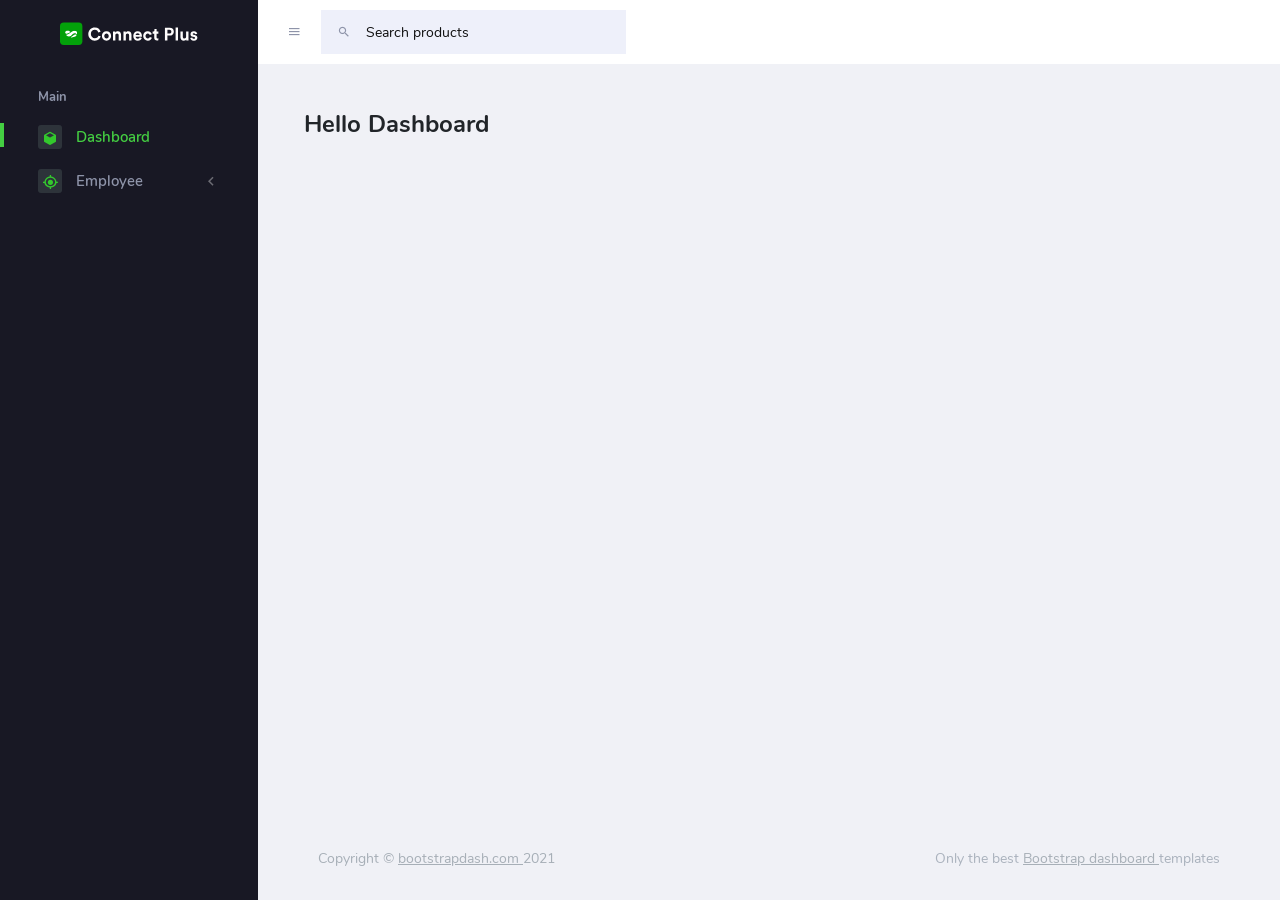
<file: EmployeeAG/template/index.html>
<!DOCTYPE html>
<html lang="en">
  <head>
    <!-- Required meta tags -->
    <meta charset="utf-8">
    <meta name="viewport" content="width=device-width, initial-scale=1, shrink-to-fit=no">
    <title>Admin Product</title>
    <!-- plugins:css -->
    <link rel="stylesheet" href="assets/vendors/mdi/css/materialdesignicons.min.css">
    <link rel="stylesheet" href="assets/vendors/flag-icon-css/css/flag-icon.min.css">
    <link rel="stylesheet" href="assets/vendors/css/vendor.bundle.base.css">
    <!-- endinject -->
    <!-- Plugin css for this page -->
    <link rel="stylesheet" href="assets/vendors/font-awesome/css/font-awesome.min.css" />
    <link rel="stylesheet" href="assets/vendors/bootstrap-datepicker/bootstrap-datepicker.min.css">
    <!-- End plugin css for this page -->
    <!-- inject:css -->
    <!-- endinject -->
    <!-- Layout styles -->
    <link rel="stylesheet" href="assets/css/style.css">
    <!-- End layout styles -->
    <link rel="shortcut icon" href="assets/images/favicon.png" />
  </head>
  <body>
      <div class="container-scroller">
      <!-- partial:partials/_navbar.html -->
      <nav class="navbar default-layout-navbar col-lg-12 col-12 p-0 fixed-top d-flex flex-row">
        <div class="text-center navbar-brand-wrapper d-flex align-items-center justify-content-center">
          <a class="navbar-brand brand-logo" href="index.html"><img src="assets/images/logo.svg" alt="logo" /></a>
          <a class="navbar-brand brand-logo-mini" href="index.html"><img src="assets/images/logo-mini.svg" alt="logo" /></a>
        </div>
        <div class="navbar-menu-wrapper d-flex align-items-stretch">
          <button class="navbar-toggler navbar-toggler align-self-center" type="button" data-toggle="minimize">
            <span class="mdi mdi-menu"></span>
          </button>
          <div class="search-field d-none d-xl-block">
            <form class="d-flex align-items-center h-100" action="#">
              <div class="input-group">
                <div class="input-group-prepend bg-transparent">
                  <i class="input-group-text border-0 mdi mdi-magnify"></i>
                </div>
                <input type="text" class="form-control bg-transparent border-0" placeholder="Search products">
              </div>
            </form>
          </div>


        </div>
      </nav>
      <!-- partial -->
      <div class="container-fluid page-body-wrapper">
        <!-- partial:partials/_sidebar.html -->
        <nav class="sidebar sidebar-offcanvas" id="sidebar">
          <ul class="nav">
            <li class="nav-item nav-category">Main</li>
            <li class="nav-item">
              <a class="nav-link" href="index.html">
                <span class="icon-bg"><i class="mdi mdi-cube menu-icon"></i></span>
                <span class="menu-title">Dashboard</span>
              </a>
            </li>
            <li class="nav-item">
              <a class="nav-link" data-bs-toggle="collapse" href="#ui-basic" aria-expanded="false" aria-controls="ui-basic">
                <span class="icon-bg"><i class="mdi mdi-crosshairs-gps menu-icon"></i></span>
                <span class="menu-title">Employee</span>
                <i class="menu-arrow"></i>
              </a>
              <div class="collapse" id="ui-basic">
                <ul class="nav flex-column sub-menu">
                  <li class="nav-item"> <a class="nav-link" href="list.html">List Employee</a></li>
                  <li class="nav-item"> <a class="nav-link" href="form.html">Create Employee</a></li>

                </ul>
              </div>
            </li>
          </ul>
        </nav>

        <!-- partial -->
        <div class="main-panel">
          <div class="content-wrapper">
            <div class="d-xl-flex justify-content-between align-items-start">
              <h2 class="text-dark font-weight-bold mb-2"> Hello Dashboard </h2>
               </div>

          </div>
          <!-- content-wrapper ends -->
          <!-- partial:partials/_footer.html -->
          <footer class="footer">
            <div class="footer-inner-wraper">
              <div class="d-sm-flex justify-content-center justify-content-sm-between py-2">
                <span class="text-muted text-center text-sm-left d-block d-sm-inline-block">Copyright © <a href="https://www.bootstrapdash.com/" target="_blank">bootstrapdash.com </a>2021</span>
                <span class="float-none float-sm-right d-block mt-1 mt-sm-0 text-center">Only the best <a href="https://www.bootstrapdash.com/" target="_blank"> Bootstrap dashboard </a> templates</span>
              </div>
            </div>
          </footer>
          <!-- partial -->
        </div>
        <!-- main-panel ends -->


      </div>
      <!-- page-body-wrapper ends -->
      </div>
      <!-- container-scroller -->

    <!-- plugins:js -->
    <script src="assets/vendors/js/vendor.bundle.base.js"></script>
    <!-- endinject -->
    <!-- Plugin js for this page -->
    <script src="assets/vendors/chart.js/Chart.min.js"></script>
    <script src="assets/vendors/jquery-circle-progress/js/circle-progress.min.js"></script>
    <script src="assets/js/jquery.cookie.js" type="text/javascript"></script>
    <!-- End plugin js for this page -->
    <!-- inject:js -->
    <script src="assets/js/off-canvas.js"></script>
    <script src="assets/js/hoverable-collapse.js"></script>
    <script src="assets/js/misc.js"></script>
    <!-- endinject -->
    <!-- Custom js for this page -->
    <script src="assets/js/dashboard.js"></script>
    <!-- End custom js for this page -->
    <script>
        document.addEventListener('DOMContentLoaded', function (){
          loadData();
        })
        function loadData(){
          function loadData(){
            var xmlHttpRequest = new XMLHttpRequest();
            xmlHttpRequest.onreadystatechange = function(){
              if(xmlHttpRequest.readyState == 4 && xmlHttpRequest.status == 200){
                // dữ liệu được trả về thành công.
                var contentText = '';
                var jsonResult = JSON.parse(xmlHttpRequest.responseText);
                for (let i = 0; i < jsonResult.length; i++) {
                  if(i%3==0){
                    contentText += `<div class="w3-quarter">`;
                  }
                  const element = jsonResult[i];
                  contentText += `<img src="${element.image}"
                            style="width:100%" onclick="onClick(this)" alt="${element.productId} - ${element.name}">`
                  if((i + 1)%3==0){
                    contentText += `</div>`;
                  }
                }
                var listProduct = document.getElementById('main-content');
                if(listProduct !== undefined){
                  listProduct.innerHTML = contentText;
                }
              }
            }
            xmlHttpRequest.open('GET','https://product-clothes-sprot.herokuapp.com/api/v1/products', false);
            xmlHttpRequest.send();
          }
        }
    </script>
  </body>
</html>
</file>
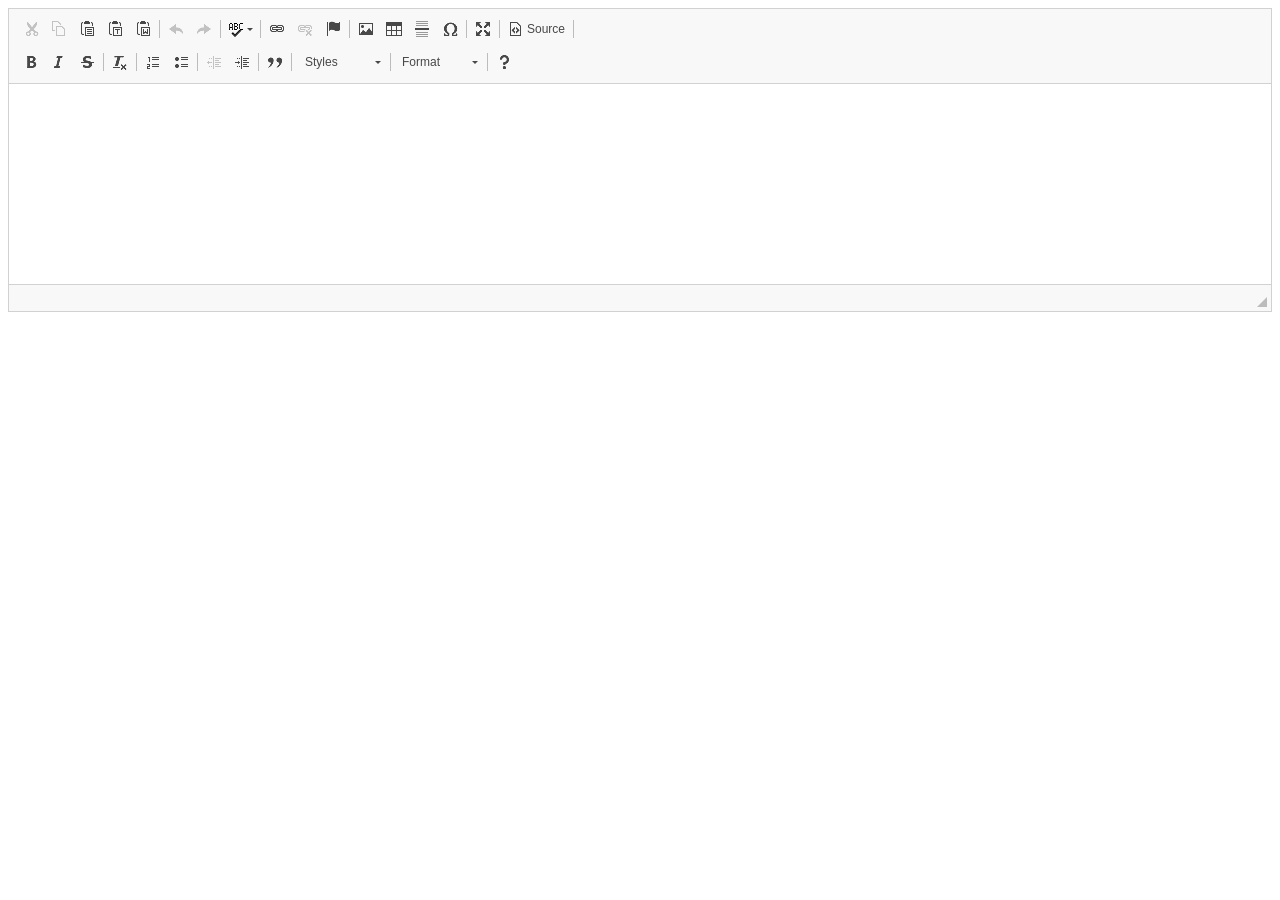
<file: EmployeeAG/template/ckeditor/index.html>
<!DOCTYPE html>
<html lang="en">
<head>
    <meta charset="UTF-8">
    <title>Title</title>
</head>
<body>

<div class="container">

    <textarea name="content"></textarea>

</div>

<script src="ckeditor.js"></script>
<script>
    CKEDITOR.replace('content');
</script>
</body>
</html>
</file>
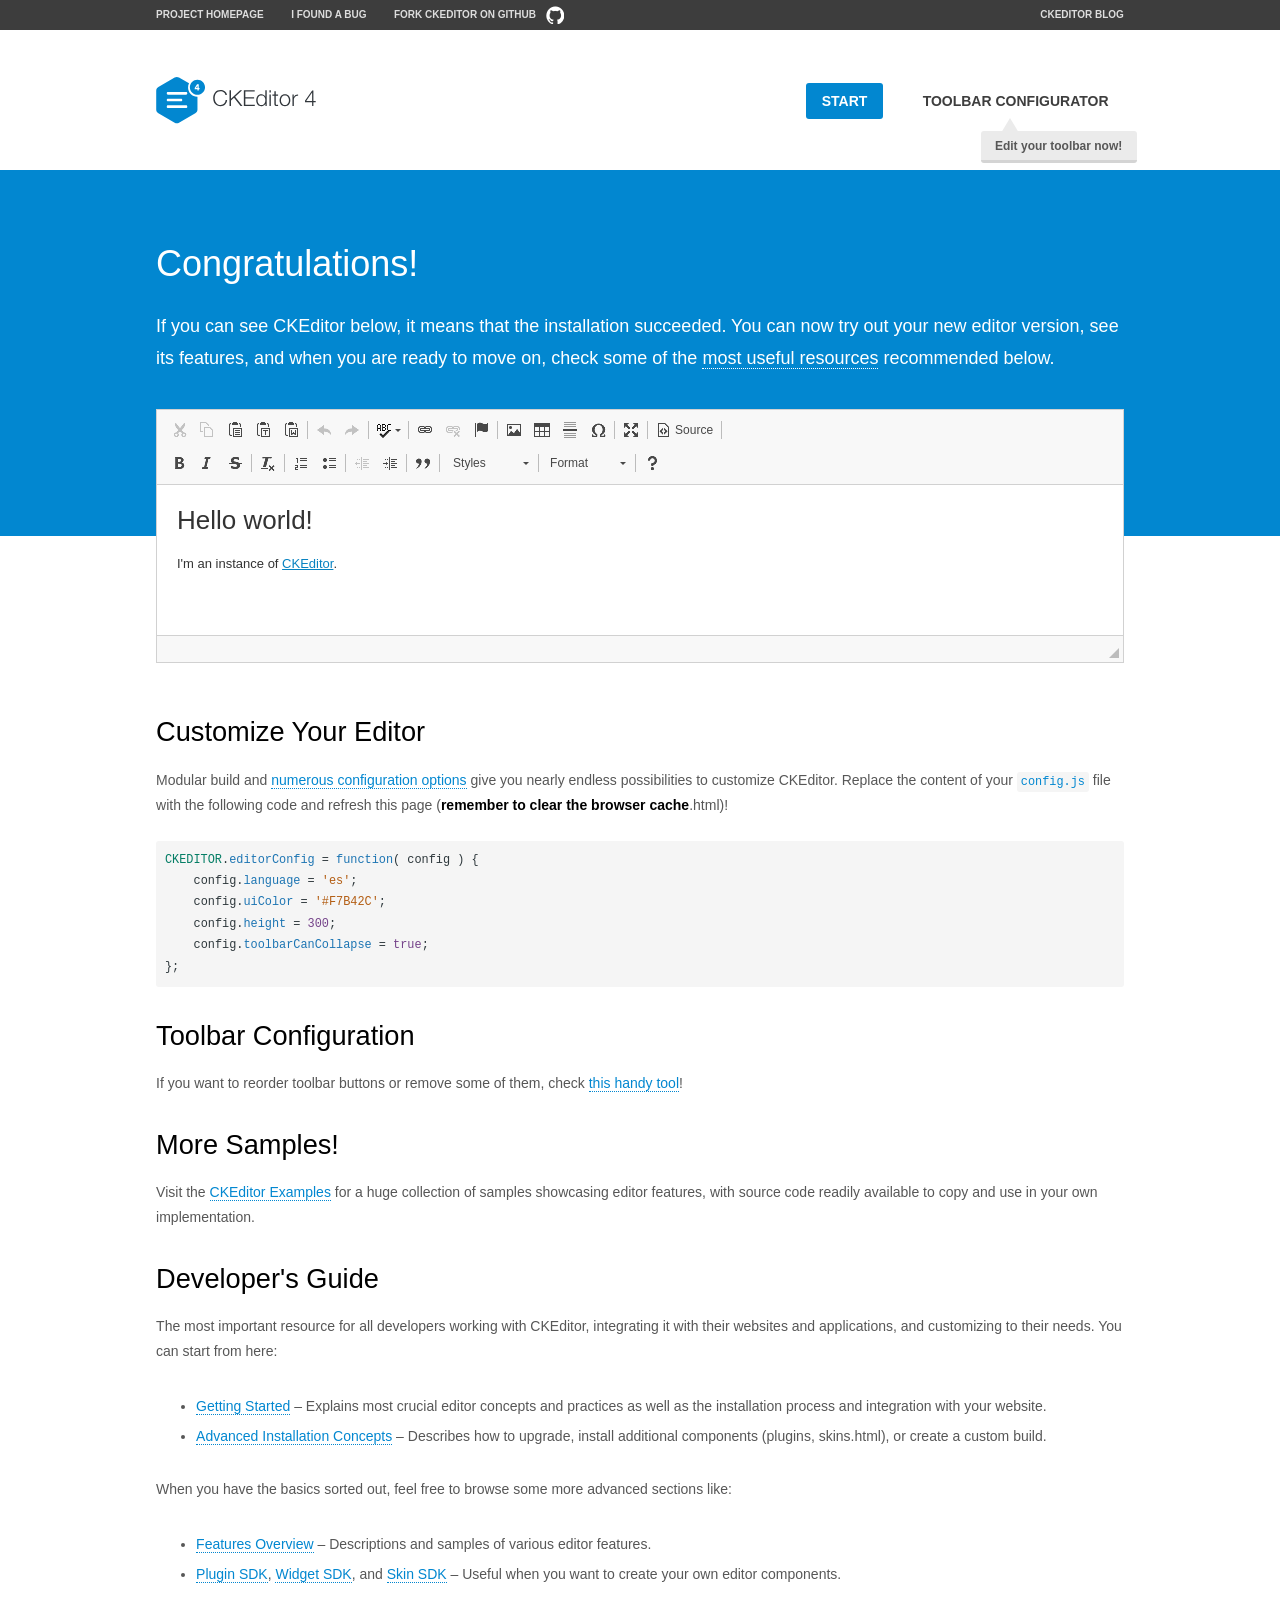
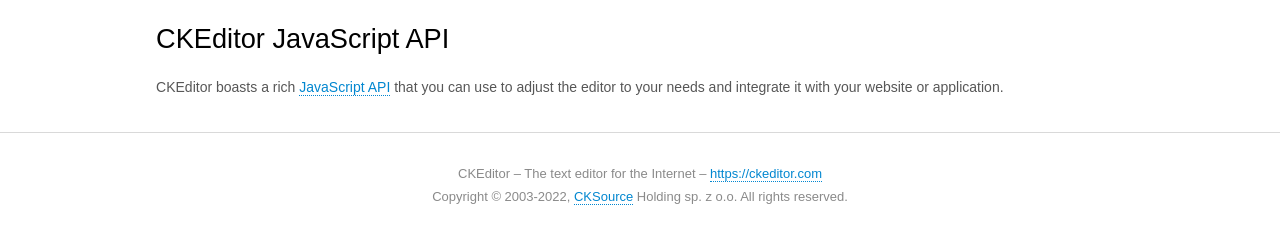
<file: EmployeeAG/template/ckeditor/samples/index.html>
<!DOCTYPE html>
<!--
Copyright (c) 2003-2022, CKSource Holding sp. z o.o. All rights reserved.
For licensing, see LICENSE.md or https://ckeditor.com/legal/ckeditor-oss-license
-->
<html lang="en">
<head>
	<meta charset="utf-8">
	<title>CKEditor Sample</title>
	<script src="../ckeditor.js"></script>
	<script src="js/sample.js"></script>
	<link rel="stylesheet" href="css/samples.css">
	<link rel="stylesheet" href="toolbarconfigurator/lib/codemirror/neo.css">
	<meta name="viewport" content="width=device-width,initial-scale=1">
	<meta name="description" content="Try the latest sample of CKEditor 4 and learn more about customizing your WYSIWYG editor with endless possibilities.">
</head>
<body id="main">

<nav class="navigation-a">
	<div class="grid-container">
		<ul class="navigation-a-left grid-width-70">
			<li><a href="https://ckeditor.com/ckeditor-4/">Project Homepage</a></li>
			<li><a href="https://github.com/ckeditor/ckeditor4/issues">I found a bug</a></li>
			<li><a href="https://github.com/ckeditor/ckeditor4" class="icon-pos-right icon-navigation-a-github">Fork CKEditor on GitHub</a></li>
		</ul>
		<ul class="navigation-a-right grid-width-30">
			<li><a href="https://ckeditor.com/blog/">CKEditor Blog</a></li>
		</ul>
	</div>
</nav>

<header class="header-a">
	<div class="grid-container">
		<h1 class="header-a-logo grid-width-30">
			<a href="index.html"><img src="img/logo.svg" onerror="this.src='img/logo.png'; this.onerror=null;" alt="CKEditor Sample"></a>
		</h1>

		<nav class="navigation-b grid-width-70">
			<ul>
				<li><a href="index.html" class="button-a button-a-background">Start</a></li>
				<li><a href="toolbarconfigurator/index.html" class="button-a">Toolbar configurator <span class="balloon-a balloon-a-nw">Edit your toolbar now!</span></a></li>
			</ul>
		</nav>
	</div>
</header>

<main>
	<div class="adjoined-top">
		<div class="grid-container">
			<div class="content grid-width-100">
				<h1>Congratulations!</h1>
				<p>
					If you can see CKEditor below, it means that the installation succeeded.
					You can now try out your new editor version, see its features, and when you are ready to move on, check some of the <a href="#sample-customize">most useful resources</a> recommended below.
				</p>
			</div>
		</div>
	</div>
	<div class="adjoined-bottom">
		<div class="grid-container">
			<div class="grid-width-100">
				<div id="editor">
					<h1>Hello world!</h1>
					<p>I'm an instance of <a href="https://ckeditor.com">CKEditor</a>.</p>
				</div>
			</div>
		</div>
	</div>

	<div class="grid-container">
		<div class="content grid-width-100">
			<section id="sample-customize">
				<h2>Customize Your Editor</h2>
				<p>Modular build and <a href="https://ckeditor.com/docs/ckeditor4/latest/guide/dev_configuration.html">numerous configuration options</a> give you nearly endless possibilities to customize CKEditor. Replace the content of your <code><a href="../config.js">config.js</a></code> file with the following code and refresh this page (<strong>remember to clear the browser cache</strong>.html)!</p>
		<pre class="cm-s-neo CodeMirror"><code><span style="padding-right: 0.1px;"><span class="cm-variable">CKEDITOR</span>.<span class="cm-property">editorConfig</span> <span class="cm-operator">=</span> <span class="cm-keyword">function</span>( <span class="cm-def">config</span> ) {</span>
<span style="padding-right: 0.1px;"><span class="cm-tab">	</span><span class="cm-variable-2">config</span>.<span class="cm-property">language</span> <span class="cm-operator">=</span> <span class="cm-string">'es'</span>;</span>
<span style="padding-right: 0.1px;"><span class="cm-tab">	</span><span class="cm-variable-2">config</span>.<span class="cm-property">uiColor</span> <span class="cm-operator">=</span> <span class="cm-string">'#F7B42C'</span>;</span>
<span style="padding-right: 0.1px;"><span class="cm-tab">	</span><span class="cm-variable-2">config</span>.<span class="cm-property">height</span> <span class="cm-operator">=</span> <span class="cm-number">300</span>;</span>
<span style="padding-right: 0.1px;"><span class="cm-tab">	</span><span class="cm-variable-2">config</span>.<span class="cm-property">toolbarCanCollapse</span> <span class="cm-operator">=</span> <span class="cm-atom">true</span>;</span>
<span style="padding-right: 0.1px;">};</span></code></pre>
			</section>

			<section>
				<h2>Toolbar Configuration</h2>
				<p>If you want to reorder toolbar buttons or remove some of them, check <a href="toolbarconfigurator/index.html">this handy tool</a>!</p>
			</section>

			<section>
				<h2>More Samples!</h2>
				<p>Visit the <a href="https://ckeditor.com/docs/ckeditor4/latest/examples/index.html">CKEditor Examples</a> for a huge collection of samples showcasing editor features, with source code readily available to copy and use in your own implementation.</p>
			</section>

			<section>
				<h2>Developer's Guide</h2>
				<p>The most important resource for all developers working with CKEditor, integrating it with their websites and applications, and customizing to their needs. You can start from here:</p>
				<ul>
					<li><a href="https://ckeditor.com/docs/ckeditor4/latest/guide/dev_installation.html">Getting Started</a> &ndash; Explains most crucial editor concepts and practices as well as the installation process and integration with your website.</li>
					<li><a href="https://ckeditor.com/docs/ckeditor4/latest/guide/dev_advanced_installation.html">Advanced Installation Concepts</a> &ndash; Describes how to upgrade, install additional components (plugins, skins.html), or create a custom build.</li>
				</ul>
					<p>When you have the basics sorted out, feel free to browse some more advanced sections like:</p>
				<ul>
					<li><a href="https://ckeditor.com/docs/ckeditor4/latest/features/index.html">Features Overview</a> &ndash; Descriptions and samples of various editor features.</li>
					<li><a href="https://ckeditor.com/docs/ckeditor4/latest/guide/plugin_sdk_intro.html">Plugin SDK</a>, <a href="https://ckeditor.com/docs/ckeditor4/latest/guide/widget_sdk_intro.html">Widget SDK</a>, and <a href="https://ckeditor.com/docs/ckeditor4/latest/guide/skin_sdk_intro.html">Skin SDK</a> &ndash; Useful when you want to create your own editor components.</li>
				</ul>
			</section>

			<section>
				<h2>CKEditor JavaScript API</h2>
				<p>CKEditor boasts a rich <a href="https://ckeditor.com/docs/ckeditor4/latest/api/index.html">JavaScript API</a> that you can use to adjust the editor to your needs and integrate it with your website or application.</p>
			</section>
		</div>
	</div>
</main>

<footer class="footer-a grid-container">
	<div class="grid-container">
		<p class="grid-width-100">
			CKEditor &ndash; The text editor for the Internet &ndash; <a class="samples" href="https://ckeditor.com/">https://ckeditor.com</a>
		</p>
		<p class="grid-width-100" id="copy">
			Copyright &copy; 2003-2022, <a class="samples" href="https://cksource.com/">CKSource</a> Holding sp. z o.o. All rights reserved.
		</p>
	</div>
</footer>
<script>
	initSample();
</script>

</body>
</html>
</file>
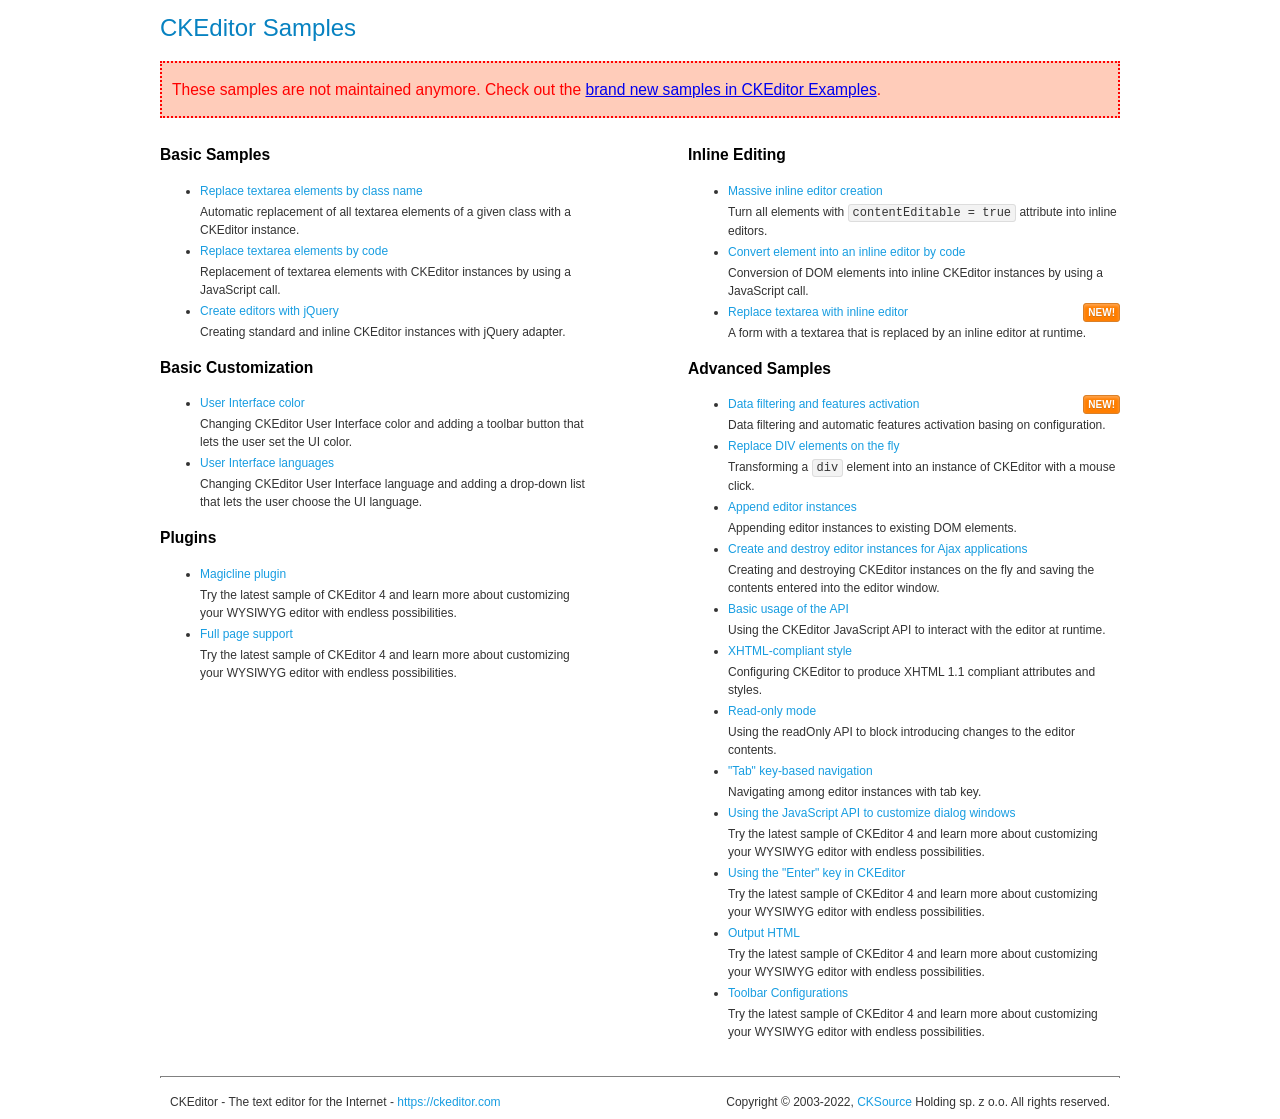
<file: EmployeeAG/template/ckeditor/samples/old/index.html>
<!DOCTYPE html>
<!--
Copyright (c) 2003-2022, CKSource Holding sp. z o.o. All rights reserved.
For licensing, see LICENSE.md or https://ckeditor.com/legal/ckeditor-oss-license
-->
<html lang="en">
<head>
	<meta charset="utf-8">
	<title>CKEditor Samples</title>
	<link rel="stylesheet" href="sample.css">
	<meta name="description" content="Try the latest sample of CKEditor 4 and learn more about customizing your WYSIWYG editor with endless possibilities.">
</head>
<body>
	<h1 class="samples">
		CKEditor Samples
	</h1>
	<div class="warning deprecated">
		These samples are not maintained anymore. Check out the <a href="https://ckeditor.com/docs/ckeditor4/latest/examples/index.html">brand new samples in CKEditor Examples</a>.
	</div>
	<div class="twoColumns">
		<div class="twoColumnsLeft">
			<h2 class="samples">
				Basic Samples
			</h2>
			<dl class="samples">
				<dt><a class="samples" href="replacebyclass.html">Replace textarea elements by class name</a></dt>
				<dd>Automatic replacement of all textarea elements of a given class with a CKEditor instance.</dd>

				<dt><a class="samples" href="replacebycode.html">Replace textarea elements by code</a></dt>
				<dd>Replacement of textarea elements with CKEditor instances by using a JavaScript call.</dd>

				<dt><a class="samples" href="jquery.html">Create editors with jQuery</a></dt>
				<dd>Creating standard and inline CKEditor instances with jQuery adapter.</dd>
			</dl>

			<h2 class="samples">
				Basic Customization
			</h2>
			<dl class="samples">
				<dt><a class="samples" href="uicolor.html">User Interface color</a></dt>
				<dd>Changing CKEditor User Interface color and adding a toolbar button that lets the user set the UI color.</dd>

				<dt><a class="samples" href="uilanguages.html">User Interface languages</a></dt>
				<dd>Changing CKEditor User Interface language and adding a drop-down list that lets the user choose the UI language.</dd>
			</dl>


			<h2 class="samples">Plugins</h2>
<dl class="samples">
<dt><a class="samples" href="magicline/magicline.html">Magicline plugin</a></dt>
<dd>Try the latest sample of CKEditor 4 and learn more about customizing your WYSIWYG editor with endless possibilities.</dd>

<dt><a class="samples" href="wysiwygarea/fullpage.html">Full page support</a></dt>
<dd>Try the latest sample of CKEditor 4 and learn more about customizing your WYSIWYG editor with endless possibilities.</dd>
</dl>
		</div>
		<div class="twoColumnsRight">
			<h2 class="samples">
				Inline Editing
			</h2>
			<dl class="samples">
				<dt><a class="samples" href="inlineall.html">Massive inline editor creation</a></dt>
				<dd>Turn all elements with <code>contentEditable = true</code> attribute into inline editors.</dd>

				<dt><a class="samples" href="inlinebycode.html">Convert element into an inline editor by code</a></dt>
				<dd>Conversion of DOM elements into inline CKEditor instances by using a JavaScript call.</dd>

				<dt><a class="samples" href="inlinetextarea.html">Replace textarea with inline editor</a> <span class="new">New!</span></dt>
				<dd>A form with a textarea that is replaced by an inline editor at runtime.</dd>

				
			</dl>

			<h2 class="samples">
				Advanced Samples
			</h2>
			<dl class="samples">
				<dt><a class="samples" href="datafiltering.html">Data filtering and features activation</a> <span class="new">New!</span></dt>
				<dd>Data filtering and automatic features activation basing on configuration.</dd>

				<dt><a class="samples" href="divreplace.html">Replace DIV elements on the fly</a></dt>
				<dd>Transforming a <code>div</code> element into an instance of CKEditor with a mouse click.</dd>

				<dt><a class="samples" href="appendto.html">Append editor instances</a></dt>
				<dd>Appending editor instances to existing DOM elements.</dd>

				<dt><a class="samples" href="ajax.html">Create and destroy editor instances for Ajax applications</a></dt>
				<dd>Creating and destroying CKEditor instances on the fly and saving the contents entered into the editor window.</dd>

				<dt><a class="samples" href="api.html">Basic usage of the API</a></dt>
				<dd>Using the CKEditor JavaScript API to interact with the editor at runtime.</dd>

				<dt><a class="samples" href="xhtmlstyle.html">XHTML-compliant style</a></dt>
				<dd>Configuring CKEditor to produce XHTML 1.1 compliant attributes and styles.</dd>

				<dt><a class="samples" href="readonly.html">Read-only mode</a></dt>
				<dd>Using the readOnly API to block introducing changes to the editor contents.</dd>

				<dt><a class="samples" href="tabindex.html">"Tab" key-based navigation</a></dt>
				<dd>Navigating among editor instances with tab key.</dd>


				
<dt><a class="samples" href="dialog/dialog.html">Using the JavaScript API to customize dialog windows</a></dt>
<dd>Try the latest sample of CKEditor 4 and learn more about customizing your WYSIWYG editor with endless possibilities.</dd>

<dt><a class="samples" href="enterkey/enterkey.html">Using the &quot;Enter&quot; key in CKEditor</a></dt>
<dd>Try the latest sample of CKEditor 4 and learn more about customizing your WYSIWYG editor with endless possibilities.</dd>

<dt><a class="samples" href="htmlwriter/outputhtml.html">Output HTML</a></dt>
<dd>Try the latest sample of CKEditor 4 and learn more about customizing your WYSIWYG editor with endless possibilities.</dd>

<dt><a class="samples" href="toolbar/toolbar.html">Toolbar Configurations</a></dt>
<dd>Try the latest sample of CKEditor 4 and learn more about customizing your WYSIWYG editor with endless possibilities.</dd>

			</dl>
		</div>
	</div>
	<div id="footer">
		<hr>
		<p>
			CKEditor - The text editor for the Internet - <a class="samples" href="https://ckeditor.com/">https://ckeditor.com</a>
		</p>
		<p id="copy">
			Copyright &copy; 2003-2022, <a class="samples" href="https://cksource.com/">CKSource</a> Holding sp. z o.o. All rights reserved.
		</p>
	</div>
</body>
</html>
</file>
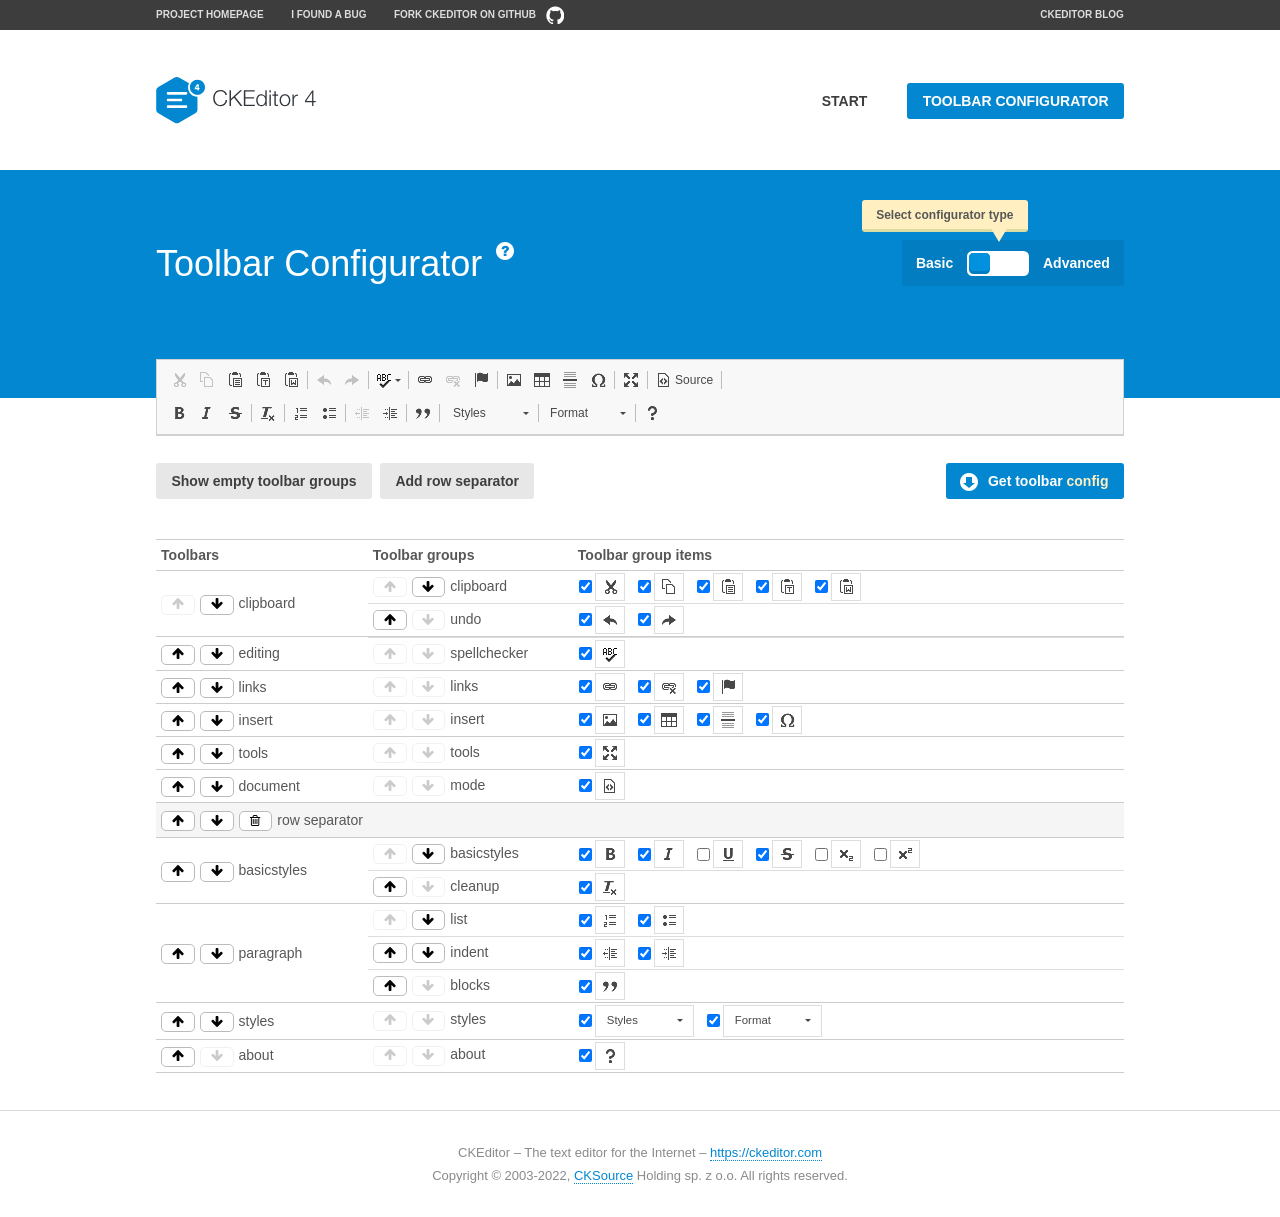
<file: EmployeeAG/template/ckeditor/samples/toolbarconfigurator/index.html>
<!DOCTYPE html>
<!--
Copyright (c) 2003-2022, CKSource Holding sp. z o.o. All rights reserved.
For licensing, see LICENSE.md or https://ckeditor.com/legal/ckeditor-oss-license
-->
<!--[if IE 8]><html class="ie8"><![endif]-->
<!--[if gt IE 8]><html><![endif]-->
<!--[if !IE]><!--><html lang="en"><!--<![endif]-->
<head>
	<meta charset="utf-8">
	<title>Toolbar Configurator</title>
	<script src="../../ckeditor.js"></script>
	<script>
		if ( CKEDITOR.env.ie && CKEDITOR.env.version < 9 )
			CKEDITOR.tools.enableHtml5Elements( document );
	</script>
	<link rel="stylesheet" href="lib/codemirror/codemirror.css">
	<link rel="stylesheet" href="lib/codemirror/show-hint.css">
	<link rel="stylesheet" href="lib/codemirror/neo.css">
	<link rel="stylesheet" href="css/fontello.css">
	<link rel="stylesheet" href="../css/samples.css">
	<meta name="description" content="Try the latest sample of CKEditor 4 and learn more about customizing your WYSIWYG editor with endless possibilities.">
</head>
<body id="toolbar">

<nav class="navigation-a">
	<div class="grid-container">
		<ul class="navigation-a-left grid-width-70">
			<li><a href="https://ckeditor.com/ckeditor-4/">Project Homepage</a></li>
			<li><a href="https://github.com/ckeditor/ckeditor4/issues">I found a bug</a></li>
			<li><a href="https://github.com/ckeditor/ckeditor4" class="icon-pos-right icon-navigation-a-github">Fork CKEditor on GitHub</a></li>
		</ul>
		<ul class="navigation-a-right grid-width-30">
			<li><a href="https://ckeditor.com/blog/">CKEditor Blog</a></li>
		</ul>
	</div>
</nav>

<header class="header-a">
	<div class="grid-container">
		<h1 class="header-a-logo grid-width-30">
			<a href="../index.html"><img src="../img/logo.svg" onerror="this.src='../img/logo.png'; this.onerror=null;" alt="CKEditor Logo"></a>
		</h1>
		<nav class="navigation-b grid-width-70">
			<ul>
				<li><a href="../index.html"  class="button-a">Start</a></li>
				<li><a href="index.html"  class="button-a button-a-background">Toolbar configurator</a></li>
			</ul>
		</nav>
	</div>
</header>

<main>
	<div class="adjoined-top">
		<div class="grid-container">
			<div class="content grid-width-100">
				<div class="grid-container-nested">
					<h1 class="grid-width-60">
						Toolbar Configurator
						<a href="#help-content" type="button" title="Configurator help" id="help" class="button-a button-a-background button-a-no-text icon-pos-left icon-question-mark">Help</a>
					</h1>

					<div class="grid-width-40 grid-switch-magic">
						<div class="switch">
							<span class="balloon-a balloon-a-se">Select configurator type</span>
							<input type="radio" name="radio" data-num="1" id="radio-basic" />
							<input type="radio" name="radio" data-num="2" id="radio-advanced" />
							<label data-for="1" for="radio-basic">Basic</label>
							<span class="switch-inner">
								<span class="handler"></span>
							</span>
							<label data-for="2" for="radio-advanced">Advanced</label>
						</div>
					</div>
				</div>
			</div>
		</div>
	</div>
	<div class="adjoined-bottom">
		<div class="grid-container">
			<div class="grid-width-100">
				<div class="editors-container">
					<div id="editor-basic"></div>
					<div id="editor-advanced"></div>
				</div>
			</div>
		</div>
	</div>

	<div class="grid-container configurator">
		<div class="content grid-width-100">
			<div class="configurator">
				<div>
					<div id="toolbarModifierWrapper"></div>
				</div>
			</div>
		</div>
	</div>

	<div id="help-content">
		<div class="grid-container">
			<div class="grid-width-100">
				<h2>What Am I Doing Here?</h2>

				<div class="grid-container grid-container-nested">
					<div class="basic">
						<div class="grid-width-50">
							<p>Arrange <a href="https://ckeditor.com/docs/ckeditor4/latest/api/CKEDITOR_config.html#cfg-toolbarGroups">toolbar groups</a>, toggle <a href="https://ckeditor.com/docs/ckeditor4/latest/api/CKEDITOR_config.html#cfg-removeButtons">button visibility</a> according to your needs and get your toolbar configuration.</p>
							<p>You can replace the content of the <a href="../../config.js"><code>config.js</code></a> file with the generated configuration. If you already set some configuration options you will need to merge both configurations.</p>
						</div>
						<div class="grid-width-50">
							<p>Read more about different ways of <a href="https://ckeditor.com/docs/ckeditor4/latest/guide/dev_configuration.html">setting configuration</a> and do not forget about <strong>clearing browser cache</strong>.</p>
							<p>Arranging toolbar groups is the recommended way of configuring the toolbar, but if you need more freedom you can use the <a href="#advanced">advanced configurator</a>.</p>
						</div>
					</div>
					<div class="advanced" style="display: none;">
						<div class="grid-width-50">
							<p>With this code editor you can edit your <a href="https://ckeditor.com/docs/ckeditor4/latest/api/CKEDITOR_config.html#cfg-toolbar">toolbar configuration</a> live.</p>
							<p>You can replace the content of the <a href="../../config.js"><code>config.js</code></a> file with the generated configuration. If you already set some configuration options you will need to merge both configurations.</p>
						</div>
						<div class="grid-width-50">
							<p>Read more about different ways of <a href="https://ckeditor.com/docs/ckeditor4/latest/guide/dev_configuration.html">setting configuration</a> and do not forget about <strong>clearing browser cache</strong>.</p>
						</div>
					</div>
				</div>

				<p class="grid-container grid-container-nested">
					<button type="button" class="help-content-close grid-width-100 button-a button-a-background">Got it. Let's play!</button>
				</p>
			</div>
		</div>
	</div>
</main>

<footer class="footer-a grid-container">
	<p class="grid-width-100">
		CKEditor &ndash; The text editor for the Internet &ndash; <a class="samples" href="https://ckeditor.com/">https://ckeditor.com</a>
	</p>
	<p class="grid-width-100" id="copy">
		Copyright &copy; 2003-2022, <a class="samples" href="https://cksource.com/">CKSource</a> Holding sp. z o.o. All rights reserved.
	</p>
</footer>

<script src="lib/codemirror/codemirror.js"></script>
<script src="lib/codemirror/javascript.js"></script>
<script src="lib/codemirror/show-hint.js"></script>

<script src="js/fulltoolbareditor.js"></script>
<script src="js/abstracttoolbarmodifier.js"></script>
<script src="js/toolbarmodifier.js"></script>
<script src="js/toolbartextmodifier.js"></script>
<script src="../js/sf.js"></script>

<script>
	( function() {
		'use strict';

		var mode = ( window.location.hash.substr( 1 ) === 'advanced' ) ? 'advanced' : 'basic',
			configuratorSection = CKEDITOR.document.findOne( 'main > .grid-container.configurator' ),
			basicInstruction = CKEDITOR.document.findOne( '#help-content .basic' ),
			advancedInstruction = CKEDITOR.document.findOne( '#help-content .advanced' ),

			// Configurator mode switcher.
			modeSwitchBasic = CKEDITOR.document.getById( 'radio-basic' ),
			modeSwitchAdvanced = CKEDITOR.document.getById( 'radio-advanced' );

		// Initial setup
		function updateSwitcher() {
			if ( mode === 'advanced' ) {
				modeSwitchAdvanced.$.checked = true;
			} else {
				modeSwitchBasic.$.checked = true;
			}
		}

		updateSwitcher();

		CKEDITOR.document.getWindow().on( 'hashchange', function( e ) {
			var hash = window.location.hash.substr( 1 );
			if ( !( hash === 'advanced' || hash === 'basic' ) ) {
				return;
			}
			mode = hash;
			onToolbarsDone( mode );
		} );

		CKEDITOR.document.getWindow().on( 'resize', function() {
			updateToolbar( ( mode === 'basic' ? toolbarModifier : toolbarTextModifier )[ 'editorInstance' ] );
		} );

		function onRefresh( modifier ) {
			modifier = modifier || this;

			if ( mode === 'basic' && modifier instanceof ToolbarConfigurator.ToolbarTextModifier ) {
				return;
			}

			// CodeMirror container becomes visible, so we need to refresh and to avoid rendering problems.
			if ( mode === 'advanced' && modifier instanceof ToolbarConfigurator.ToolbarTextModifier ) {
				modifier.codeContainer.refresh();
			}

			updateToolbar( modifier.editorInstance );
		}

		function updateToolbar( editor ) {
			var editorContainer = editor.container;

			// Not always editor is loaded.
			if ( !editorContainer ) {
				return;
			}

			var displayStyle = editorContainer.getStyle( 'display' );

			editorContainer.setStyle( 'display', 'block' );

			var newHeight = editorContainer.getSize( 'height' );

			var newMarginTop = parseInt( editorContainer.getComputedStyle( 'margin-top' ), 10 );
			newMarginTop = ( isNaN( newMarginTop ) ? 0 : Number( newMarginTop ) );

			var newMarginBottom = parseInt( editorContainer.getComputedStyle( 'margin-bottom' ), 10 );
			newMarginBottom = ( isNaN( newMarginBottom ) ? 0 : Number( newMarginBottom ) );

			var result = newHeight + newMarginTop + newMarginBottom;

			editorContainer.setStyle( 'display', displayStyle );

			editor.container.getAscendant( 'div' ).setStyle( 'height', result + 'px' );
		}

		var toolbarModifier = new ToolbarConfigurator.ToolbarModifier( 'editor-basic' );

		var done = 0;
		toolbarModifier.init( onToolbarInit );
		toolbarModifier.onRefresh = onRefresh;

		CKEDITOR.document.getById( 'toolbarModifierWrapper' ).append( toolbarModifier.mainContainer );

		var toolbarTextModifier = new ToolbarConfigurator.ToolbarTextModifier( 'editor-advanced' );
		toolbarTextModifier.init( onToolbarInit );
		toolbarTextModifier.onRefresh = onRefresh;

		function onToolbarInit() {
			if ( ++done === 2 ) {
				onToolbarsDone();

				positionSticky.watch( CKEDITOR.document.findOne( '.toolbar' ), function() {
					return mode === 'advanced';
				} );
			}
		}

		function onToolbarsDone() {
			if ( mode === 'basic' ) {
				toggleModeBasic( false );
			} else {
				toggleModeAdvanced( false );
			}

			updateSwitcher();

			setTimeout( function() {
				CKEDITOR.document.findOne( '.editors-container' ).addClass( 'active' );
				CKEDITOR.document.findOne( '#toolbarModifierWrapper' ).addClass( 'active' );
			}, 200 );
		}

		CKEDITOR.document.getById( 'toolbarModifierWrapper' ).append( toolbarTextModifier.mainContainer );

		function toogleModeSwitch( onElement, offElement, onModifier, offModifier ) {
			onElement.addClass( 'fancy-button-active' );
			offElement.removeClass( 'fancy-button-active' );

			onModifier.showUI();
			offModifier.hideUI();
		}

		function toggleModeBasic( callOnRefresh ) {
			callOnRefresh = ( callOnRefresh !== false );
			mode = 'basic';
			window.location.hash = '#basic';
			toogleModeSwitch( modeSwitchBasic, modeSwitchAdvanced, toolbarModifier, toolbarTextModifier );

			configuratorSection.removeClass( 'freed-width' );
			basicInstruction.show();
			advancedInstruction.hide();

			callOnRefresh && onRefresh( toolbarModifier );
		}

		function toggleModeAdvanced( callOnRefresh ) {
			callOnRefresh = ( callOnRefresh !== false );
			mode = 'advanced';
			window.location.hash = '#advanced';
			toogleModeSwitch( modeSwitchAdvanced, modeSwitchBasic, toolbarTextModifier, toolbarModifier );

			configuratorSection.addClass( 'freed-width' );
			advancedInstruction.show();
			basicInstruction.hide();

			callOnRefresh && onRefresh( toolbarTextModifier );
		}

		modeSwitchBasic.on( 'click', toggleModeBasic );
		modeSwitchAdvanced.on( 'click', toggleModeAdvanced );

		//
		// Position:sticky for the toolbar.
		//

		// Will make elements behave like they were styled with position:sticky.
		var positionSticky = {
			// Store object: {
			// 		element: CKEDITOR.dom.element, // Element which will float.
			// 		placeholder: CKEDITOR.dom.element, // Placeholder which is place to prevent page bounce.
			// 		isFixed: boolean // Whether element float now.
			// }
			watched: [],

			active: [],

			staticContainer: null,

			init: function() {
				var element = CKEDITOR.dom.element.createFromHtml(
					'<div class="staticContainer">' +
						'<div class="grid-container" >' +
							'<div class="grid-width-100">' +
								'<div class="inner"></div>' +
							'</div>' +
						'</div>' +
					'</div>' );

				this.staticContainer = element.findOne( '.inner' );

				CKEDITOR.document.getBody().append( element );
			},

			watch: function( element, preventFunc ) {
				this.watched.push( {
					element: element,
					placeholder: new CKEDITOR.dom.element( 'div' ),
					isFixed: false,
					preventFunc: preventFunc
				} );
			},

			checkAll: function() {
				for ( var i = 0; i < this.watched.length; i++ ) {
					this.check( this.watched[ i ] );
				}
			},

			check: function( element ) {
				var isFixed = element.isFixed;
				var shouldBeFixed = this.shouldBeFixed( element );

				// Nothing to be done.
				if ( isFixed === shouldBeFixed ) {
					return;
				}

				var placeholder = element.placeholder;

				if ( isFixed ) {
					// Unfixing.

					element.element.insertBefore( placeholder );
					placeholder.remove();

					element.element.removeStyle( 'margin' );

					this.active.splice( CKEDITOR.tools.indexOf( this.active, element ), 1 );

				} else {
					// Fixing.
					placeholder.setStyle( 'width', element.element.getSize( 'width' ) + 'px' );
					placeholder.setStyle( 'height', element.element.getSize( 'height' ) + 'px' );
					placeholder.setStyle( 'margin-bottom', element.element.getComputedStyle( 'margin-bottom' ) );
					placeholder.setStyle( 'display', element.element.getComputedStyle( 'display' ) );
					placeholder.insertAfter( element.element );

					this.staticContainer.append( element.element );

					this.active.push( element );
				}

				element.isFixed = !element.isFixed;
			},

			shouldBeFixed: function( element ) {
				if ( element.preventFunc && element.preventFunc() ) {
					return false;
				}

				// If element is already fixed we are checking it's placeholder.
				var related = ( element.isFixed ? element.placeholder : element.element ),
					clientRect = related.$.getBoundingClientRect(),
					staticHeight = this.staticContainer.getSize('height' ),
					elemHeight = element.element.getSize( 'height' );

				if ( element.isFixed ) {
					return ( clientRect.top + elemHeight < staticHeight );
				} else {
					return ( clientRect.top < staticHeight );
				}
			}
		};

		positionSticky.init();

		CKEDITOR.document.getWindow().on( 'scroll',
			CKEDITOR.tools.eventsBuffer( 100, positionSticky.checkAll, positionSticky ).input
		);

		// Make the toolbar sticky.
		positionSticky.watch( CKEDITOR.document.findOne( '.editors-container' ) );

		// Help button and help-content.
		( function() {
			var helpButton = CKEDITOR.document.getById( 'help' ),
				helpContent = CKEDITOR.document.getById( 'help-content' );

			// Don't show help button on IE8 because it's unsupported by Pico Modal.
			if ( CKEDITOR.env.ie && CKEDITOR.env.version == 8 ) {
				helpButton.hide();
			} else {
				// Display help modal when the button is clicked.
				helpButton.on( 'click', function( evt ) {
					SF.modal( {
						// Clone modal content from DOM.
						content: helpContent.getHtml(),

						afterCreate: function( modal ) {
							// Enable modal content button to close the modal.
							new CKEDITOR.dom.element( modal.modalElem() ).findOne( '.help-content-close' ).once( 'click', modal.close );
						}
					} ).show();
				} );
			}
		} )();
	} )();
</script>
</body>
</html>
</file>
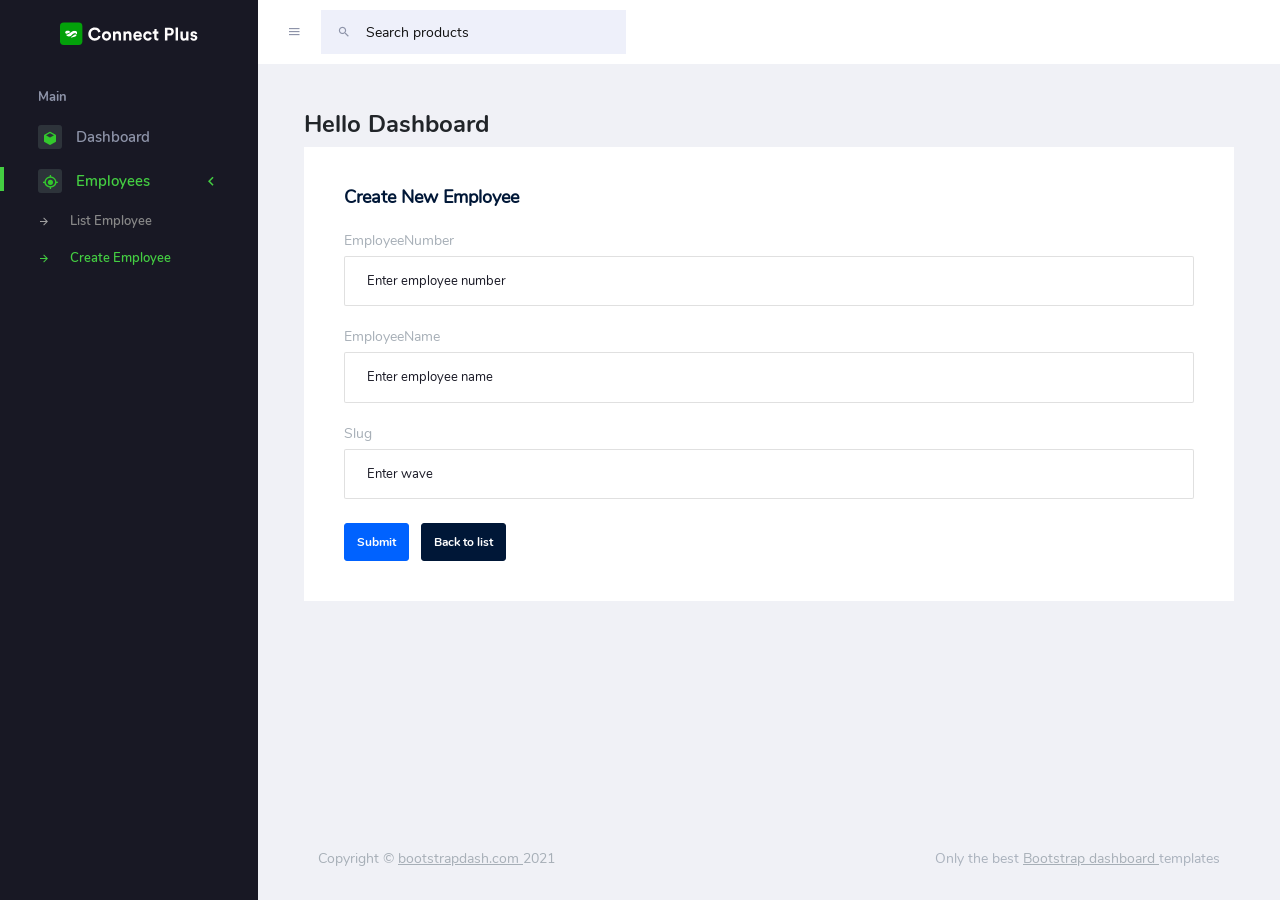
<file: EmployeeAG/template/form.html>
<!DOCTYPE html>
<html lang="en">
<head>
    <!-- Required meta tags -->
    <meta charset="utf-8">
    <meta name="viewport" content="width=device-width, initial-scale=1, shrink-to-fit=no">
    <title>Admin Product</title>
    <!-- plugins:css -->
    <link rel="stylesheet" href="assets/vendors/mdi/css/materialdesignicons.min.css">
    <link rel="stylesheet" href="assets/vendors/flag-icon-css/css/flag-icon.min.css">
    <link rel="stylesheet" href="assets/vendors/css/vendor.bundle.base.css">
    <!-- endinject -->
    <!-- Plugin css for this page -->
    <link rel="stylesheet" href="assets/vendors/font-awesome/css/font-awesome.min.css" />
    <link rel="stylesheet" href="assets/vendors/bootstrap-datepicker/bootstrap-datepicker.min.css">
    <!-- End plugin css for this page -->
    <!-- inject:css -->
    <!-- endinject -->
    <!-- Layout styles -->
    <link rel="stylesheet" href="assets/css/style.css">
    <!-- End layout styles -->
    <link rel="shortcut icon" href="assets/images/favicon.png" />
</head>
<body>
<div class="container-scroller">
    <!-- partial:partials/_navbar.html -->
    <nav class="navbar default-layout-navbar col-lg-12 col-12 p-0 fixed-top d-flex flex-row">
        <div class="text-center navbar-brand-wrapper d-flex align-items-center justify-content-center">
            <a class="navbar-brand brand-logo" href="index.html"><img src="assets/images/logo.svg" alt="logo" /></a>
            <a class="navbar-brand brand-logo-mini" href="index.html"><img src="assets/images/logo-mini.svg" alt="logo" /></a>
        </div>
        <div class="navbar-menu-wrapper d-flex align-items-stretch">
            <button class="navbar-toggler navbar-toggler align-self-center" type="button" data-toggle="minimize">
                <span class="mdi mdi-menu"></span>
            </button>
            <div class="search-field d-none d-xl-block">
                <form class="d-flex align-items-center h-100" action="#">
                    <div class="input-group">
                        <div class="input-group-prepend bg-transparent">
                            <i class="input-group-text border-0 mdi mdi-magnify"></i>
                        </div>
                        <input type="text" class="form-control bg-transparent border-0" placeholder="Search products">
                    </div>
                </form>
            </div>


        </div>
    </nav>
    <!-- partial -->
    <div class="container-fluid page-body-wrapper">
        <!-- partial:partials/_sidebar.html -->
        <nav class="sidebar sidebar-offcanvas" id="sidebar">
            <ul class="nav">
                <li class="nav-item nav-category">Main</li>
                <li class="nav-item">
                    <a class="nav-link" href="index.html">
                        <span class="icon-bg"><i class="mdi mdi-cube menu-icon"></i></span>
                        <span class="menu-title">Dashboard</span>
                    </a>
                </li>
                <li class="nav-item">
                    <a class="nav-link" data-bs-toggle="collapse" href="#ui-basic" aria-expanded="false" aria-controls="ui-basic">
                        <span class="icon-bg"><i class="mdi mdi-crosshairs-gps menu-icon"></i></span>
                        <span class="menu-title">Employees</span>
                        <i class="menu-arrow"></i>
                    </a>
                    <div class="collapse" id="ui-basic">
                        <ul class="nav flex-column sub-menu">
                            <li class="nav-item"> <a class="nav-link" href="list.html">List Employee</a></li>
                            <li class="nav-item"> <a class="nav-link" href="form.html">Create Employee</a></li>
                        </ul>
                    </div>
                </li>


            </ul>
        </nav>
        <!-- partial -->
        <div class="main-panel">
            <div class="content-wrapper">
                <div class="d-xl-flex justify-content-between align-items-start">
                    <h2 class="text-dark font-weight-bold mb-2"> Hello Dashboard </h2>
                </div>
                <div class="row">
                    <div class="col-md-12 grid-margin stretch-card">
                        <div class="card">
                            <div class="card-body">
                                <h4 class="card-title">Create new Employee</h4>
                                <form class="forms-sample" name="register-form">
                                    <div class="form-group">
                                        <label>EmployeeNumber</label>
                                        <input type="text" class="form-control" name="employeeNumber" placeholder="Enter employee number" required>
                                    </div>
                                    <div class="form-group">
                                        <label >EmployeeName</label>
                                        <input type="text" class="form-control" name="name" placeholder="Enter employee name" required>
                                    </div>
                                    <div class="form-group">
                                        <label>Slug</label>
                                        <input type="text" class="form-control" name="wave" placeholder="Enter wave" required>
                                    </div>
                                    <button name="btn-submit" type="submit" class="btn btn-primary me-2">Submit</button>
                                    <a href="list.html" class="btn btn-dark">Back to list</a>
                                </form>
                            </div>
                        </div>
                    </div>
                </div>
            </div>
            <!-- content-wrapper ends -->
            <!-- partial:partials/_footer.html -->
            <footer class="footer">
                <div class="footer-inner-wraper">
                    <div class="d-sm-flex justify-content-center justify-content-sm-between py-2">
                        <span class="text-muted text-center text-sm-left d-block d-sm-inline-block">Copyright © <a href="https://www.bootstrapdash.com/" target="_blank">bootstrapdash.com </a>2021</span>
                        <span class="float-none float-sm-right d-block mt-1 mt-sm-0 text-center">Only the best <a href="https://www.bootstrapdash.com/" target="_blank"> Bootstrap dashboard </a> templates</span>
                    </div>
                </div>
            </footer>
            <!-- partial -->
        </div>
        <!-- main-panel ends -->
    </div>
    <!-- page-body-wrapper ends -->
</div>
<!-- container-scroller -->

<!-- plugins:js -->
<script src="assets/vendors/js/vendor.bundle.base.js"></script>
<!-- endinject -->
<!-- Plugin js for this page -->
<script src="assets/vendors/chart.js/Chart.min.js"></script>
<script src="assets/vendors/jquery-circle-progress/js/circle-progress.min.js"></script>
<script src="assets/js/jquery.cookie.js" type="text/javascript"></script>
<!-- End plugin js for this page -->
<!-- inject:js -->
<script src="assets/js/off-canvas.js"></script>
<script src="assets/js/hoverable-collapse.js"></script>
<script src="assets/js/misc.js"></script>
<!-- endinject -->
<!-- Custom js for this page -->
<script src="assets/js/dashboard.js"></script>
<!-- End custom js for this page -->
<script>
    document.addEventListener('DOMContentLoaded', function(){
        handleSubmit();
    })
    function handleSubmit(){
        var btnSubmit = document.forms['register-form']['btn-submit'];
        var txtEmployeeNumber = document.forms['register-form']['employeeNumber'];
        var txtEmployeeName = document.forms['register-form']['name'];
        var txtWave = document.forms['register-form']['wave'];
        if (btnSubmit) {
            btnSubmit.onclick = function(event) {
                event.preventDefault();
                const employeeNumber = txtEmployeeNumber.value;
                const name = txtEmployeeName.value;
                const wave = txtWave.value;
                const obj = {
                    'employeeNumber': employeeNumber,
                    'name': name,
                    'wave': wave
                };
                console.log(obj)
                var dataToSend = JSON.stringify(obj);
                var xmlHttpRequest = new XMLHttpRequest();
                xmlHttpRequest.onreadystatechange = function () {
                    if (xmlHttpRequest.readyState == 4 && xmlHttpRequest.status == 200) {
                        alert('Create new success!');
                        window.location.href = 'list.html';
                    }
                }
                xmlHttpRequest.open('POST', 'http://localhost:8080/api/v1/employees', false);
                xmlHttpRequest.setRequestHeader('Content-Type', 'application/json');
                xmlHttpRequest.send(dataToSend);
            }
        }
    }
</script>
</body>
</html>
</file>
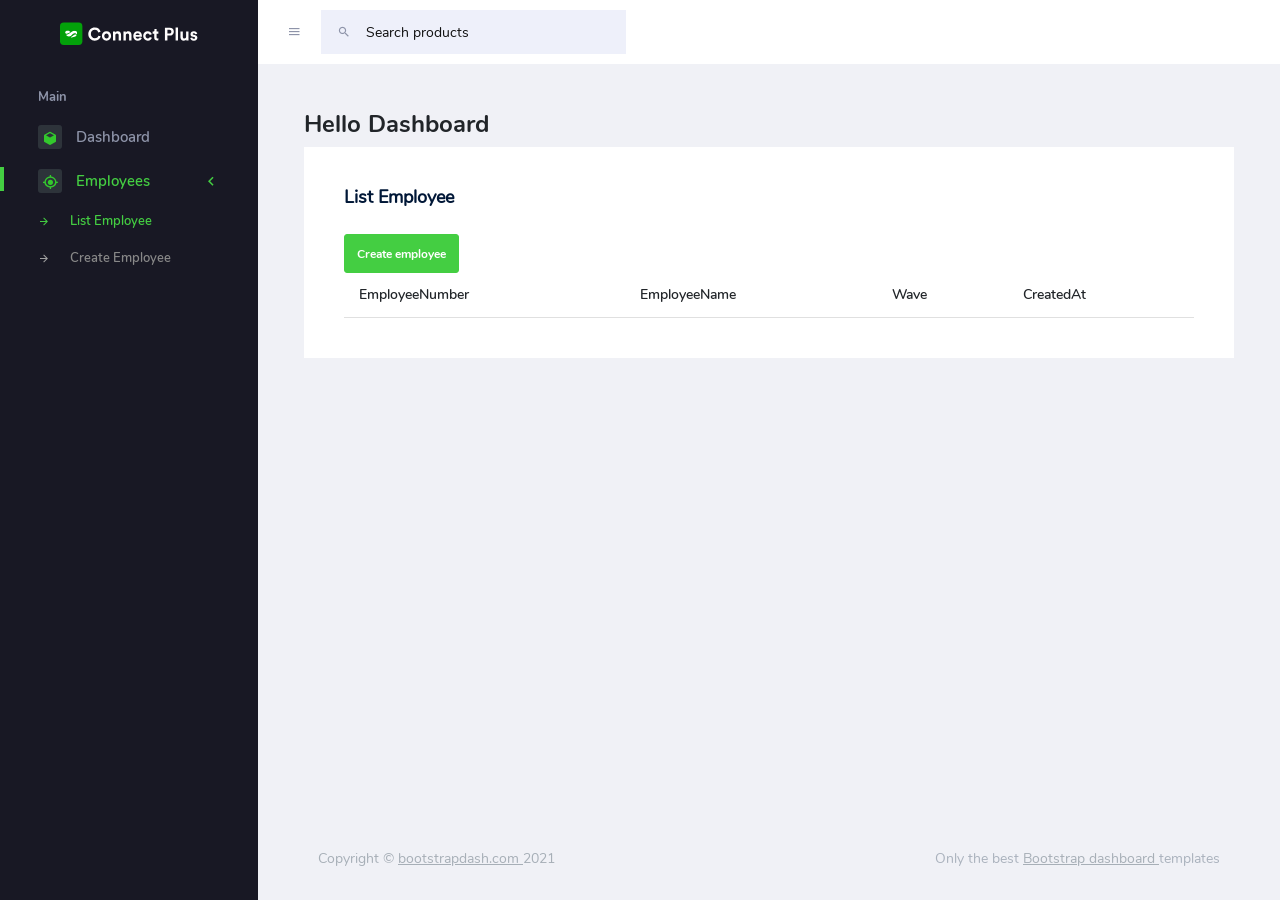
<file: EmployeeAG/template/list.html>
<!DOCTYPE html>
<html lang="en">
<head>
    <!-- Required meta tags -->
    <meta charset="utf-8">
    <meta name="viewport" content="width=device-width, initial-scale=1, shrink-to-fit=no">
    <title>Admin Product</title>
    <!-- plugins:css -->
    <link rel="stylesheet" href="assets/vendors/mdi/css/materialdesignicons.min.css">
    <link rel="stylesheet" href="assets/vendors/flag-icon-css/css/flag-icon.min.css">
    <link rel="stylesheet" href="assets/vendors/css/vendor.bundle.base.css">
    <!-- endinject -->
    <!-- Plugin css for this page -->
    <link rel="stylesheet" href="assets/vendors/font-awesome/css/font-awesome.min.css" />
    <link rel="stylesheet" href="assets/vendors/bootstrap-datepicker/bootstrap-datepicker.min.css">
    <!-- End plugin css for this page -->
    <!-- inject:css -->
    <!-- endinject -->
    <!-- Layout styles -->
    <link rel="stylesheet" href="assets/css/style.css">
    <!-- End layout styles -->
    <link rel="shortcut icon" href="assets/images/favicon.png" />
</head>
<body>
<div class="container-scroller">
    <!-- partial:partials/_navbar.html -->
    <nav class="navbar default-layout-navbar col-lg-12 col-12 p-0 fixed-top d-flex flex-row">
        <div class="text-center navbar-brand-wrapper d-flex align-items-center justify-content-center">
            <a class="navbar-brand brand-logo" href="index.html"><img src="assets/images/logo.svg" alt="logo" /></a>
            <a class="navbar-brand brand-logo-mini" href="index.html"><img src="assets/images/logo-mini.svg" alt="logo" /></a>
        </div>
        <div class="navbar-menu-wrapper d-flex align-items-stretch">
            <button class="navbar-toggler navbar-toggler align-self-center" type="button" data-toggle="minimize">
                <span class="mdi mdi-menu"></span>
            </button>
            <div class="search-field d-none d-xl-block">
                <form class="d-flex align-items-center h-100" action="#">
                    <div class="input-group">
                        <div class="input-group-prepend bg-transparent">
                            <i class="input-group-text border-0 mdi mdi-magnify"></i>
                        </div>
                        <input type="text" class="form-control bg-transparent border-0" placeholder="Search products">
                    </div>
                </form>
            </div>


        </div>
    </nav>
    <!-- partial -->
    <div class="container-fluid page-body-wrapper">
        <!-- partial:partials/_sidebar.html -->
        <nav class="sidebar sidebar-offcanvas" id="sidebar">
            <ul class="nav">
                <li class="nav-item nav-category">Main</li>
                <li class="nav-item">
                    <a class="nav-link" href="index.html">
                        <span class="icon-bg"><i class="mdi mdi-cube menu-icon"></i></span>
                        <span class="menu-title">Dashboard</span>
                    </a>
                </li>
                <li class="nav-item">
                    <a class="nav-link" data-bs-toggle="collapse" href="#ui-basic" aria-expanded="false" aria-controls="ui-basic">
                        <span class="icon-bg"><i class="mdi mdi-crosshairs-gps menu-icon"></i></span>
                        <span class="menu-title">Employees</span>
                        <i class="menu-arrow"></i>
                    </a>
                    <div class="collapse" id="ui-basic">
                        <ul class="nav flex-column sub-menu">
                            <li class="nav-item"> <a class="nav-link" href="list.html">List Employee</a></li>
                            <li class="nav-item"> <a class="nav-link" href="form.html">Create Employee</a></li>
                        </ul>
                    </div>
                </li>


            </ul>
        </nav>

        <!-- partial -->
        <div class="main-panel">
            <div class="content-wrapper">
                <div class="d-xl-flex justify-content-between align-items-start">
                    <h2 class="text-dark font-weight-bold mb-2"> Hello Dashboard </h2>
                </div>
                <div class="row">
                    <div class="col-lg-12 grid-margin stretch-card">
                        <div class="card">
                            <div class="card-body">
                                <h4 class="card-title">List Employee</h4>
                                <a href="form.html" class="btn btn-success">Create employee</a>
                                <table class="table table-hover">
                                    <thead>
                                    <tr>
                                        <th>EmployeeNumber</th>
                                        <th>EmployeeName</th>
                                        <th>Wave</th>
                                        <th>CreatedAt</th>
                                    </tr>
                                    </thead>
                                    <tbody id="main-content">
                                    <tr>

                                    </tr>
                                    </tbody>
                                </table>
                            </div>
                        </div>
                    </div>
                </div>
            </div>
            <!-- content-wrapper ends -->
            <!-- partial:partials/_footer.html -->
            <footer class="footer">
                <div class="footer-inner-wraper">
                    <div class="d-sm-flex justify-content-center justify-content-sm-between py-2">
                        <span class="text-muted text-center text-sm-left d-block d-sm-inline-block">Copyright © <a href="https://www.bootstrapdash.com/" target="_blank">bootstrapdash.com </a>2021</span>
                        <span class="float-none float-sm-right d-block mt-1 mt-sm-0 text-center">Only the best <a href="https://www.bootstrapdash.com/" target="_blank"> Bootstrap dashboard </a> templates</span>
                    </div>
                </div>
            </footer>
            <!-- partial -->
        </div>
        <!-- main-panel ends -->


    </div>
    <!-- page-body-wrapper ends -->
</div>
<!-- container-scroller -->

<!-- plugins:js -->
<script src="assets/vendors/js/vendor.bundle.base.js"></script>
<!-- endinject -->
<!-- Plugin js for this page -->
<script src="assets/vendors/chart.js/Chart.min.js"></script>
<script src="assets/vendors/jquery-circle-progress/js/circle-progress.min.js"></script>
<script src="assets/js/jquery.cookie.js" type="text/javascript"></script>
<!-- End plugin js for this page -->
<!-- inject:js -->
<script src="assets/js/off-canvas.js"></script>
<script src="assets/js/hoverable-collapse.js"></script>
<script src="assets/js/misc.js"></script>
<!-- endinject -->
<!-- Custom js for this page -->
<script src="assets/js/dashboard.js"></script>
<!-- End custom js for this page -->

<script>
    document.addEventListener('DOMContentLoaded', function () {
        loadData();
    })
    function loadData() {
        var xmlHttpRequest = new XMLHttpRequest();
        xmlHttpRequest.onreadystatechange = function () {
            if (xmlHttpRequest.readyState == 4 && xmlHttpRequest.status == 200) {
                var contentText = '';
                var jsonResult = JSON.parse(xmlHttpRequest.responseText);
                for (let i = 0; i < jsonResult.length; i++) {
                    const element = jsonResult[i];
                    contentText += `<tr>
                           <td>${element.employeeNumber}</td>
                           <td>${element.name}</td>
                           <td>$ ${element.wave}</td>
                           <td>${element.createdAt}</td>
                          </tr>`
                }
                var listProduct = document.getElementById('main-content');
                if (listProduct !== undefined) {
                    listProduct.innerHTML = contentText;
                }
            }
        }
        xmlHttpRequest.open('GET', 'http://localhost:8080/api/v1/employees', false);
        xmlHttpRequest.send();
    }
</script>
</body>
</html>
</file>
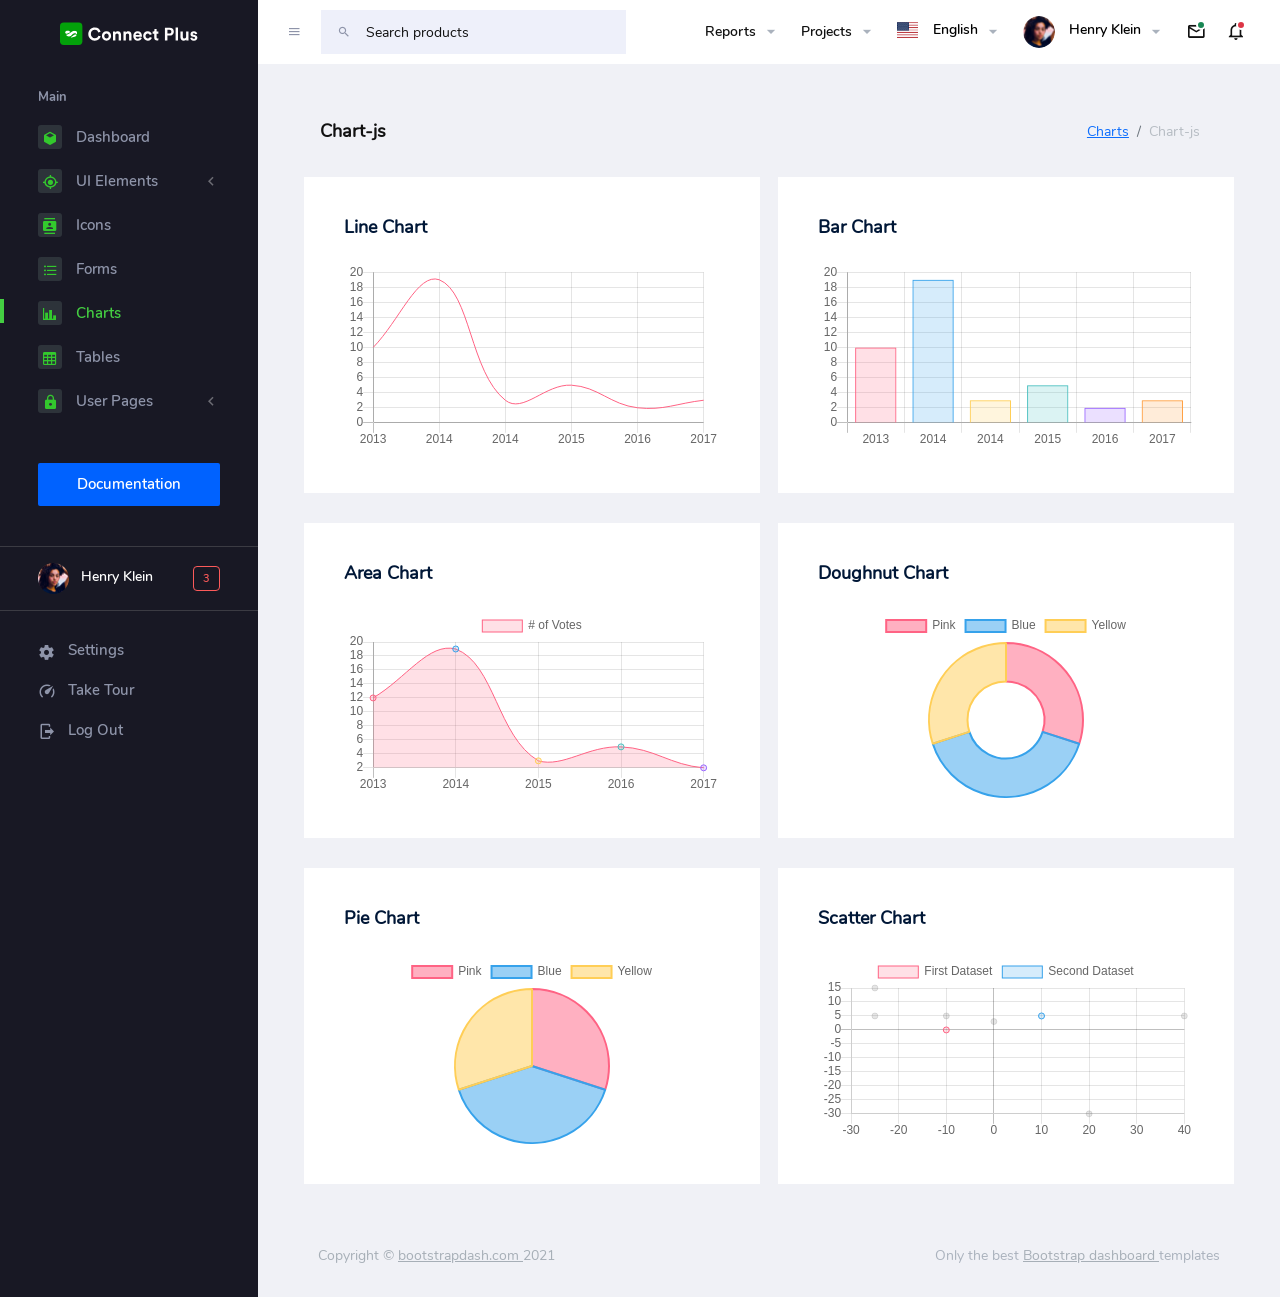
<file: EmployeeAG/template/pages/charts/chartjs.html>
<!DOCTYPE html>
<html lang="en">
  <head>
    <!-- Required meta tags -->
    <meta charset="utf-8">
    <meta name="viewport" content="width=device-width, initial-scale=1, shrink-to-fit=no">
    <title>Connect Plus</title>
    <!-- plugins:css -->
    <link rel="stylesheet" href="../../assets/vendors/mdi/css/materialdesignicons.min.css">
    <link rel="stylesheet" href="../../assets/vendors/flag-icon-css/css/flag-icon.min.css">
    <link rel="stylesheet" href="../../assets/vendors/css/vendor.bundle.base.css">
    <!-- endinject -->
    <!-- Plugin css for this page -->
    <!-- End Plugin css for this page -->
    <!-- inject:css -->
    <!-- endinject -->
    <!-- Layout styles -->
    <link rel="stylesheet" href="../../assets/css/style.css">
    <!-- End layout styles -->
    <link rel="shortcut icon" href="../../assets/images/favicon.png" />
  </head>
  <body>
    <div class="container-scroller">
      <!-- partial:../../partials/_navbar.html -->
      <nav class="navbar default-layout-navbar col-lg-12 col-12 p-0 fixed-top d-flex flex-row">
        <div class="text-center navbar-brand-wrapper d-flex align-items-center justify-content-center">
          <a class="navbar-brand brand-logo" href="../../index.html"><img src="../../assets/images/logo.svg" alt="logo" /></a>
          <a class="navbar-brand brand-logo-mini" href="../../index.html"><img src="../../assets/images/logo-mini.svg" alt="logo" /></a>
        </div>
        <div class="navbar-menu-wrapper d-flex align-items-stretch">
          <button class="navbar-toggler navbar-toggler align-self-center" type="button" data-toggle="minimize">
            <span class="mdi mdi-menu"></span>
          </button>
          <div class="search-field d-none d-xl-block">
            <form class="d-flex align-items-center h-100" action="#">
              <div class="input-group">
                <div class="input-group-prepend bg-transparent">
                  <i class="input-group-text border-0 mdi mdi-magnify"></i>
                </div>
                <input type="text" class="form-control bg-transparent border-0" placeholder="Search products">
              </div>
            </form>
          </div>
          <ul class="navbar-nav navbar-nav-right">
            <li class="nav-item  dropdown d-none d-md-block">
              <a class="nav-link dropdown-toggle" id="reportDropdown" href="#" data-bs-toggle="dropdown" aria-expanded="false"> Reports </a>
              <div class="dropdown-menu navbar-dropdown" aria-labelledby="reportDropdown">
                <a class="dropdown-item" href="#">
                  <i class="mdi mdi-file-pdf me-2"></i>PDF </a>
                <div class="dropdown-divider"></div>
                <a class="dropdown-item" href="#">
                  <i class="mdi mdi-file-excel me-2"></i>Excel </a>
                <div class="dropdown-divider"></div>
                <a class="dropdown-item" href="#">
                  <i class="mdi mdi-file-word me-2"></i>doc </a>
              </div>
            </li>
            <li class="nav-item  dropdown d-none d-md-block">
              <a class="nav-link dropdown-toggle" id="projectDropdown" href="#" data-bs-toggle="dropdown" aria-expanded="false"> Projects </a>
              <div class="dropdown-menu navbar-dropdown" aria-labelledby="projectDropdown">
                <a class="dropdown-item" href="#">
                  <i class="mdi mdi-eye-outline me-2"></i>View Project </a>
                <div class="dropdown-divider"></div>
                <a class="dropdown-item" href="#">
                  <i class="mdi mdi-pencil-outline me-2"></i>Edit Project </a>
              </div>
            </li>
            <li class="nav-item nav-language dropdown d-none d-md-block">
              <a class="nav-link dropdown-toggle" id="languageDropdown" href="#" data-bs-toggle="dropdown" aria-expanded="false">
                <div class="nav-language-icon">
                  <i class="flag-icon flag-icon-us" title="us" id="us"></i>
                </div>
                <div class="nav-language-text">
                  <p class="mb-1 text-black">English</p>
                </div>
              </a>
              <div class="dropdown-menu navbar-dropdown" aria-labelledby="languageDropdown">
                <a class="dropdown-item" href="#">
                  <div class="nav-language-icon me-2">
                    <i class="flag-icon flag-icon-ae" title="ae" id="ae"></i>
                  </div>
                  <div class="nav-language-text">
                    <p class="mb-1 text-black">Arabic</p>
                  </div>
                </a>
                <div class="dropdown-divider"></div>
                <a class="dropdown-item" href="#">
                  <div class="nav-language-icon me-2">
                    <i class="flag-icon flag-icon-gb" title="GB" id="gb"></i>
                  </div>
                  <div class="nav-language-text">
                    <p class="mb-1 text-black">English</p>
                  </div>
                </a>
              </div>
            </li>
            <li class="nav-item nav-profile dropdown">
              <a class="nav-link dropdown-toggle" id="profileDropdown" href="#" data-bs-toggle="dropdown" aria-expanded="false">
                <div class="nav-profile-img">
                  <img src="../../assets/images/faces/face28.png" alt="image">
                </div>
                <div class="nav-profile-text">
                  <p class="mb-1 text-black">Henry Klein</p>
                </div>
              </a>
              <div class="dropdown-menu navbar-dropdown dropdown-menu-right p-0 border-0 font-size-sm" aria-labelledby="profileDropdown" data-x-placement="bottom-end">
                <div class="p-3 text-center bg-primary">
                  <img class="img-avatar img-avatar48 img-avatar-thumb" src="../../assets/images/faces/face28.png" alt="">
                </div>
                <div class="p-2">
                  <h5 class="dropdown-header text-uppercase ps-2 text-dark">User Options</h5>
                  <a class="dropdown-item py-1 d-flex align-items-center justify-content-between" href="#">
                    <span>Inbox</span>
                    <span class="p-0">
                      <span class="badge badge-primary">3</span>
                      <i class="mdi mdi-email-open-outline ms-1"></i>
                    </span>
                  </a>
                  <a class="dropdown-item py-1 d-flex align-items-center justify-content-between" href="#">
                    <span>Profile</span>
                    <span class="p-0">
                      <span class="badge badge-success">1</span>
                      <i class="mdi mdi-account-outline ms-1"></i>
                    </span>
                  </a>
                  <a class="dropdown-item py-1 d-flex align-items-center justify-content-between" href="javascript:void(0)">
                    <span>Settings</span>
                    <i class="mdi mdi-settings"></i>
                  </a>
                  <div role="separator" class="dropdown-divider"></div>
                  <h5 class="dropdown-header text-uppercase  ps-2 text-dark mt-2">Actions</h5>
                  <a class="dropdown-item py-1 d-flex align-items-center justify-content-between" href="#">
                    <span>Lock Account</span>
                    <i class="mdi mdi-lock ms-1"></i>
                  </a>
                  <a class="dropdown-item py-1 d-flex align-items-center justify-content-between" href="#">
                    <span>Log Out</span>
                    <i class="mdi mdi-logout ms-1"></i>
                  </a>
                </div>
              </div>
            </li>
            <li class="nav-item dropdown">
              <a class="nav-link count-indicator dropdown-toggle" id="messageDropdown" href="#" data-bs-toggle="dropdown" aria-expanded="false">
                <i class="mdi mdi-email-outline"></i>
                <span class="count-symbol bg-success"></span>
              </a>
              <div class="dropdown-menu dropdown-menu-end navbar-dropdown preview-list" aria-labelledby="messageDropdown">
                <h6 class="p-3 mb-0 bg-primary text-white py-4">Messages</h6>
                <div class="dropdown-divider"></div>
                <a class="dropdown-item preview-item">
                  <div class="preview-thumbnail">
                    <img src="../../assets/images/faces/face4.jpg" alt="image" class="profile-pic">
                  </div>
                  <div class="preview-item-content d-flex align-items-start flex-column justify-content-center">
                    <h6 class="preview-subject ellipsis mb-1 font-weight-normal">Mark send you a message</h6>
                    <p class="text-gray mb-0"> 1 Minutes ago </p>
                  </div>
                </a>
                <div class="dropdown-divider"></div>
                <a class="dropdown-item preview-item">
                  <div class="preview-thumbnail">
                    <img src="../../assets/images/faces/face2.jpg" alt="image" class="profile-pic">
                  </div>
                  <div class="preview-item-content d-flex align-items-start flex-column justify-content-center">
                    <h6 class="preview-subject ellipsis mb-1 font-weight-normal">Cregh send you a message</h6>
                    <p class="text-gray mb-0"> 15 Minutes ago </p>
                  </div>
                </a>
                <div class="dropdown-divider"></div>
                <a class="dropdown-item preview-item">
                  <div class="preview-thumbnail">
                    <img src="../../assets/images/faces/face3.jpg" alt="image" class="profile-pic">
                  </div>
                  <div class="preview-item-content d-flex align-items-start flex-column justify-content-center">
                    <h6 class="preview-subject ellipsis mb-1 font-weight-normal">Profile picture updated</h6>
                    <p class="text-gray mb-0"> 18 Minutes ago </p>
                  </div>
                </a>
                <div class="dropdown-divider"></div>
                <h6 class="p-3 mb-0 text-center">4 new messages</h6>
              </div>
            </li>
            <li class="nav-item dropdown">
              <a class="nav-link count-indicator dropdown-toggle" id="notificationDropdown" href="#" data-bs-toggle="dropdown">
                <i class="mdi mdi-bell-outline"></i>
                <span class="count-symbol bg-danger"></span>
              </a>
              <div class="dropdown-menu dropdown-menu-end navbar-dropdown preview-list" aria-labelledby="notificationDropdown">
                <h6 class="p-3 mb-0 bg-primary text-white py-4">Notifications</h6>
                <div class="dropdown-divider"></div>
                <a class="dropdown-item preview-item">
                  <div class="preview-thumbnail">
                    <div class="preview-icon bg-success">
                      <i class="mdi mdi-calendar"></i>
                    </div>
                  </div>
                  <div class="preview-item-content d-flex align-items-start flex-column justify-content-center">
                    <h6 class="preview-subject font-weight-normal mb-1">Event today</h6>
                    <p class="text-gray ellipsis mb-0"> Just a reminder that you have an event today </p>
                  </div>
                </a>
                <div class="dropdown-divider"></div>
                <a class="dropdown-item preview-item">
                  <div class="preview-thumbnail">
                    <div class="preview-icon bg-warning">
                      <i class="mdi mdi-settings"></i>
                    </div>
                  </div>
                  <div class="preview-item-content d-flex align-items-start flex-column justify-content-center">
                    <h6 class="preview-subject font-weight-normal mb-1">Settings</h6>
                    <p class="text-gray ellipsis mb-0"> Update dashboard </p>
                  </div>
                </a>
                <div class="dropdown-divider"></div>
                <a class="dropdown-item preview-item">
                  <div class="preview-thumbnail">
                    <div class="preview-icon bg-info">
                      <i class="mdi mdi-link-variant"></i>
                    </div>
                  </div>
                  <div class="preview-item-content d-flex align-items-start flex-column justify-content-center">
                    <h6 class="preview-subject font-weight-normal mb-1">Launch Admin</h6>
                    <p class="text-gray ellipsis mb-0"> New admin wow! </p>
                  </div>
                </a>
                <div class="dropdown-divider"></div>
                <h6 class="p-3 mb-0 text-center">See all notifications</h6>
              </div>
            </li>
          </ul>
          <button class="navbar-toggler navbar-toggler-right d-lg-none align-self-center" type="button" data-toggle="offcanvas">
            <span class="mdi mdi-menu"></span>
          </button>
        </div>
      </nav>
      <!-- partial -->
      <div class="container-fluid page-body-wrapper">
        <!-- partial:../../partials/_sidebar.html -->
        <nav class="sidebar sidebar-offcanvas" id="sidebar">
          <ul class="nav">
            <li class="nav-item nav-category">Main</li>
            <li class="nav-item">
              <a class="nav-link" href="../../index.html">
                <span class="icon-bg"><i class="mdi mdi-cube menu-icon"></i></span>
                <span class="menu-title">Dashboard</span>
              </a>
            </li>
            <li class="nav-item">
              <a class="nav-link" data-bs-toggle="collapse" href="#ui-basic" aria-expanded="false" aria-controls="ui-basic">
                <span class="icon-bg"><i class="mdi mdi-crosshairs-gps menu-icon"></i></span>
                <span class="menu-title">UI Elements</span>
                <i class="menu-arrow"></i>
              </a>
              <div class="collapse" id="ui-basic">
                <ul class="nav flex-column sub-menu">
                  <li class="nav-item"> <a class="nav-link" href="../../pages/ui-features/buttons.html">Buttons</a></li>
                  <li class="nav-item"> <a class="nav-link" href="../../pages/ui-features/dropdowns.html">Dropdowns</a></li>
                  <li class="nav-item"> <a class="nav-link" href="../../pages/ui-features/typography.html">Typography</a></li>
                </ul>
              </div>
            </li>
            <li class="nav-item">
              <a class="nav-link" href="../../pages/icons/mdi.html">
                <span class="icon-bg"><i class="mdi mdi-contacts menu-icon"></i></span>
                <span class="menu-title">Icons</span>
              </a>
            </li>
            <li class="nav-item">
              <a class="nav-link" href="../../pages/forms/basic_elements.html">
                <span class="icon-bg"><i class="mdi mdi-format-list-bulleted menu-icon"></i></span>
                <span class="menu-title">Forms</span>
              </a>
            </li>
            <li class="nav-item">
              <a class="nav-link" href="../../pages/charts/chartjs.html">
                <span class="icon-bg"><i class="mdi mdi-chart-bar menu-icon"></i></span>
                <span class="menu-title">Charts</span>
              </a>
            </li>
            <li class="nav-item">
              <a class="nav-link" href="../../pages/tables/basic-table.html">
                <span class="icon-bg"><i class="mdi mdi-table-large menu-icon"></i></span>
                <span class="menu-title">Tables</span>
              </a>
            </li>
            <li class="nav-item">
              <a class="nav-link" data-bs-toggle="collapse" href="#auth" aria-expanded="false" aria-controls="auth">
                <span class="icon-bg"><i class="mdi mdi-lock menu-icon"></i></span>
                <span class="menu-title">User Pages</span>
                <i class="menu-arrow"></i>
              </a>
              <div class="collapse" id="auth">
                <ul class="nav flex-column sub-menu">
                  <li class="nav-item"> <a class="nav-link" href="../../pages/samples/blank-page.html"> Blank Page </a></li>
                  <li class="nav-item"> <a class="nav-link" href="../../pages/samples/login.html"> Login </a></li>
                  <li class="nav-item"> <a class="nav-link" href="../../pages/samples/register.html"> Register </a></li>
                  <li class="nav-item"> <a class="nav-link" href="../../pages/samples/error-404.html"> 404 </a></li>
                  <li class="nav-item"> <a class="nav-link" href="../../pages/samples/error-500.html"> 500 </a></li>
                </ul>
              </div>
            </li>
            <li class="nav-item documentation-link">
              <a class="nav-link" href="http://www.bootstrapdash.com/demo/connect-plus-free/jquery/documentation/documentation.html" target="_blank">
                <span class="icon-bg">
                  <i class="mdi mdi-file-document-box menu-icon"></i>
                </span>
                <span class="menu-title">Documentation</span>
              </a>
            </li>
            <li class="nav-item sidebar-user-actions">
              <div class="user-details">
                <div class="d-flex justify-content-between align-items-center">
                  <div>
                    <div class="d-flex align-items-center">
                      <div class="sidebar-profile-img">
                        <img src="../../assets/images/faces/face28.png" alt="image">
                      </div>
                      <div class="sidebar-profile-text">
                        <p class="mb-1">Henry Klein</p>
                      </div>
                    </div>
                  </div>
                  <div class="badge badge-danger">3</div>
                </div>
              </div>
            </li>
            <li class="nav-item sidebar-user-actions">
              <div class="sidebar-user-menu">
                <a href="#" class="nav-link"><i class="mdi mdi-settings menu-icon"></i>
                  <span class="menu-title">Settings</span>
                </a>
              </div>
            </li>
            <li class="nav-item sidebar-user-actions">
              <div class="sidebar-user-menu">
                <a href="#" class="nav-link"><i class="mdi mdi-speedometer menu-icon"></i>
                  <span class="menu-title">Take Tour</span></a>
              </div>
            </li>
            <li class="nav-item sidebar-user-actions">
              <div class="sidebar-user-menu">
                <a href="#" class="nav-link"><i class="mdi mdi-logout menu-icon"></i>
                  <span class="menu-title">Log Out</span></a>
              </div>
            </li>
          </ul>
        </nav>
        <!-- partial -->
        <div class="main-panel">
          <div class="content-wrapper">
            <div class="page-header">
              <h3 class="page-title"> Chart-js </h3>
              <nav aria-label="breadcrumb">
                <ol class="breadcrumb">
                  <li class="breadcrumb-item"><a href="#">Charts</a></li>
                  <li class="breadcrumb-item active" aria-current="page">Chart-js</li>
                </ol>
              </nav>
            </div>
            <div class="row">
              <div class="col-lg-6 grid-margin stretch-card">
                <div class="card">
                  <div class="card-body">
                    <h4 class="card-title">Line chart</h4>
                    <canvas id="lineChart" style="height:250px"></canvas>
                  </div>
                </div>
              </div>
              <div class="col-lg-6 grid-margin stretch-card">
                <div class="card">
                  <div class="card-body">
                    <h4 class="card-title">Bar chart</h4>
                    <canvas id="barChart" style="height:230px"></canvas>
                  </div>
                </div>
              </div>
            </div>
            <div class="row">
              <div class="col-lg-6 grid-margin stretch-card">
                <div class="card">
                  <div class="card-body">
                    <h4 class="card-title">Area chart</h4>
                    <canvas id="areaChart" style="height:250px"></canvas>
                  </div>
                </div>
              </div>
              <div class="col-lg-6 grid-margin stretch-card">
                <div class="card">
                  <div class="card-body">
                    <h4 class="card-title">Doughnut chart</h4>
                    <canvas id="doughnutChart" style="height:250px"></canvas>
                  </div>
                </div>
              </div>
            </div>
            <div class="row">
              <div class="col-lg-6 grid-margin stretch-card">
                <div class="card">
                  <div class="card-body">
                    <h4 class="card-title">Pie chart</h4>
                    <canvas id="pieChart" style="height:250px"></canvas>
                  </div>
                </div>
              </div>
              <div class="col-lg-6 grid-margin stretch-card">
                <div class="card">
                  <div class="card-body">
                    <h4 class="card-title">Scatter chart</h4>
                    <canvas id="scatterChart" style="height:250px"></canvas>
                  </div>
                </div>
              </div>
            </div>
          </div>
          <!-- content-wrapper ends -->
          <!-- partial:../../partials/_footer.html -->
          <footer class="footer">
            <div class="footer-inner-wraper">
              <div class="d-sm-flex justify-content-center justify-content-sm-between py-2">
                <span class="text-muted text-center text-sm-left d-block d-sm-inline-block">Copyright © <a href="https://www.bootstrapdash.com/" target="_blank">bootstrapdash.com </a>2021</span>
                <span class="float-none float-sm-right d-block mt-1 mt-sm-0 text-center">Only the best <a href="https://www.bootstrapdash.com/" target="_blank"> Bootstrap dashboard </a> templates</span>
              </div>
            </div>
          </footer>
          <!-- partial -->
        </div>
        <!-- main-panel ends -->
      </div>
      <!-- page-body-wrapper ends -->
    </div>
    <!-- container-scroller -->
    <!-- plugins:js -->
    <script src="../../assets/vendors/js/vendor.bundle.base.js"></script>
    <!-- endinject -->
    <!-- Plugin js for this page -->
    <script src="../../assets/vendors/chart.js/Chart.min.js"></script>
    <!-- End plugin js for this page -->
    <!-- inject:js -->
    <script src="../../assets/js/off-canvas.js"></script>
    <script src="../../assets/js/hoverable-collapse.js"></script>
    <script src="../../assets/js/misc.js"></script>
    <!-- endinject -->
    <!-- Custom js for this page -->
    <script src="../../assets/js/chart.js"></script>
    <!-- End custom js for this page -->
  </body>
</html>
</file>
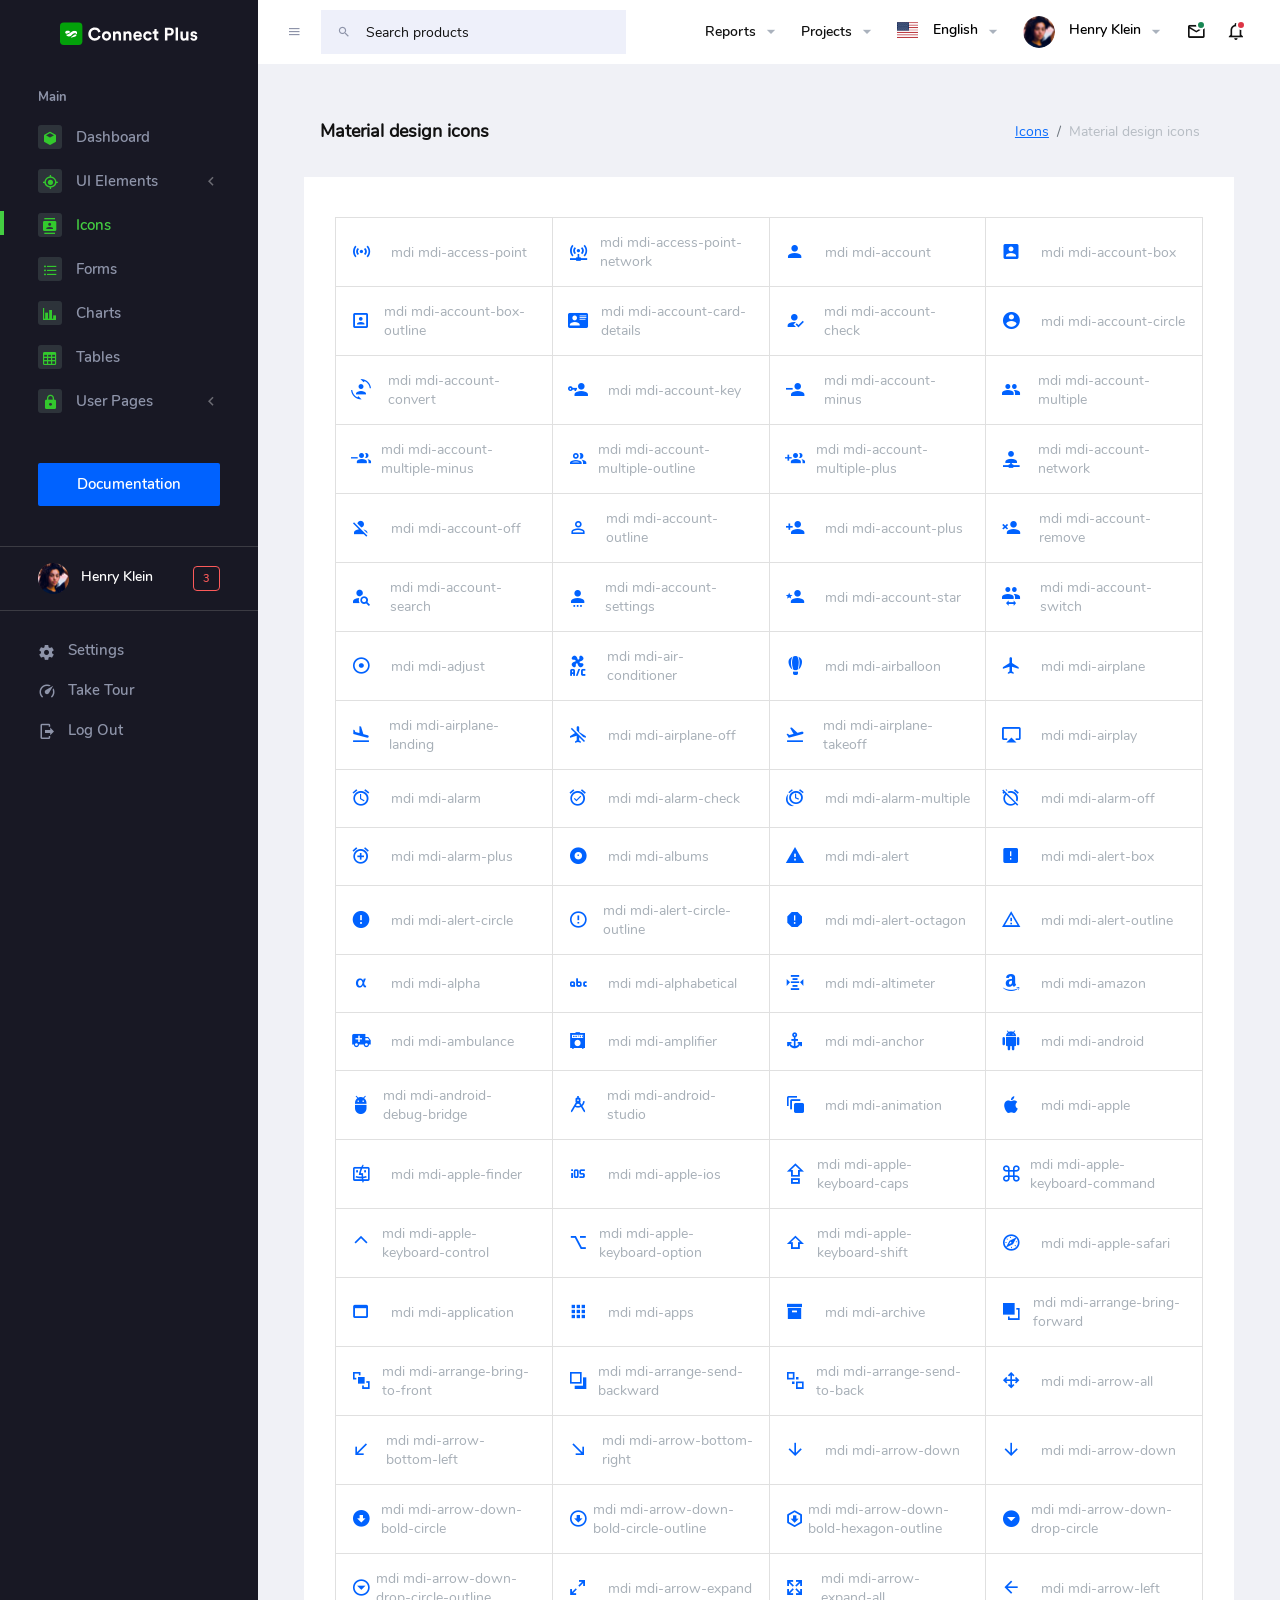
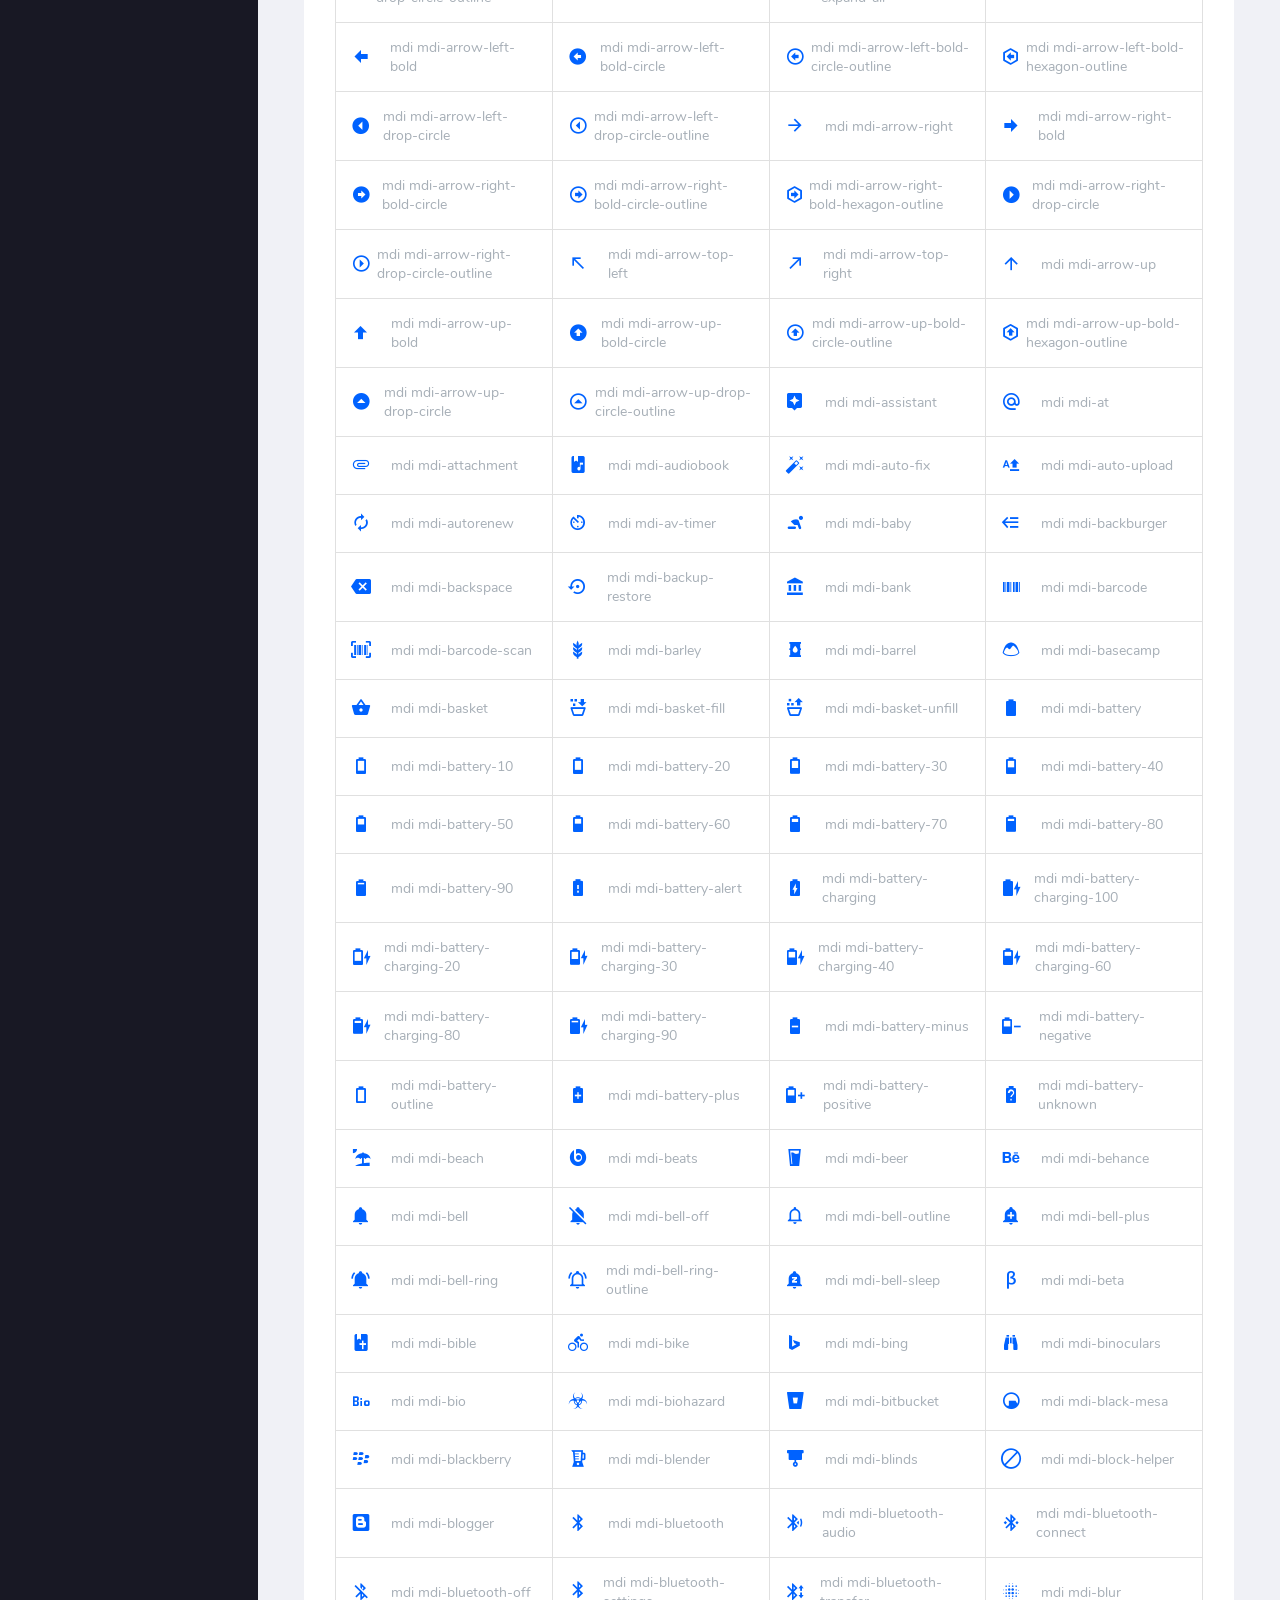
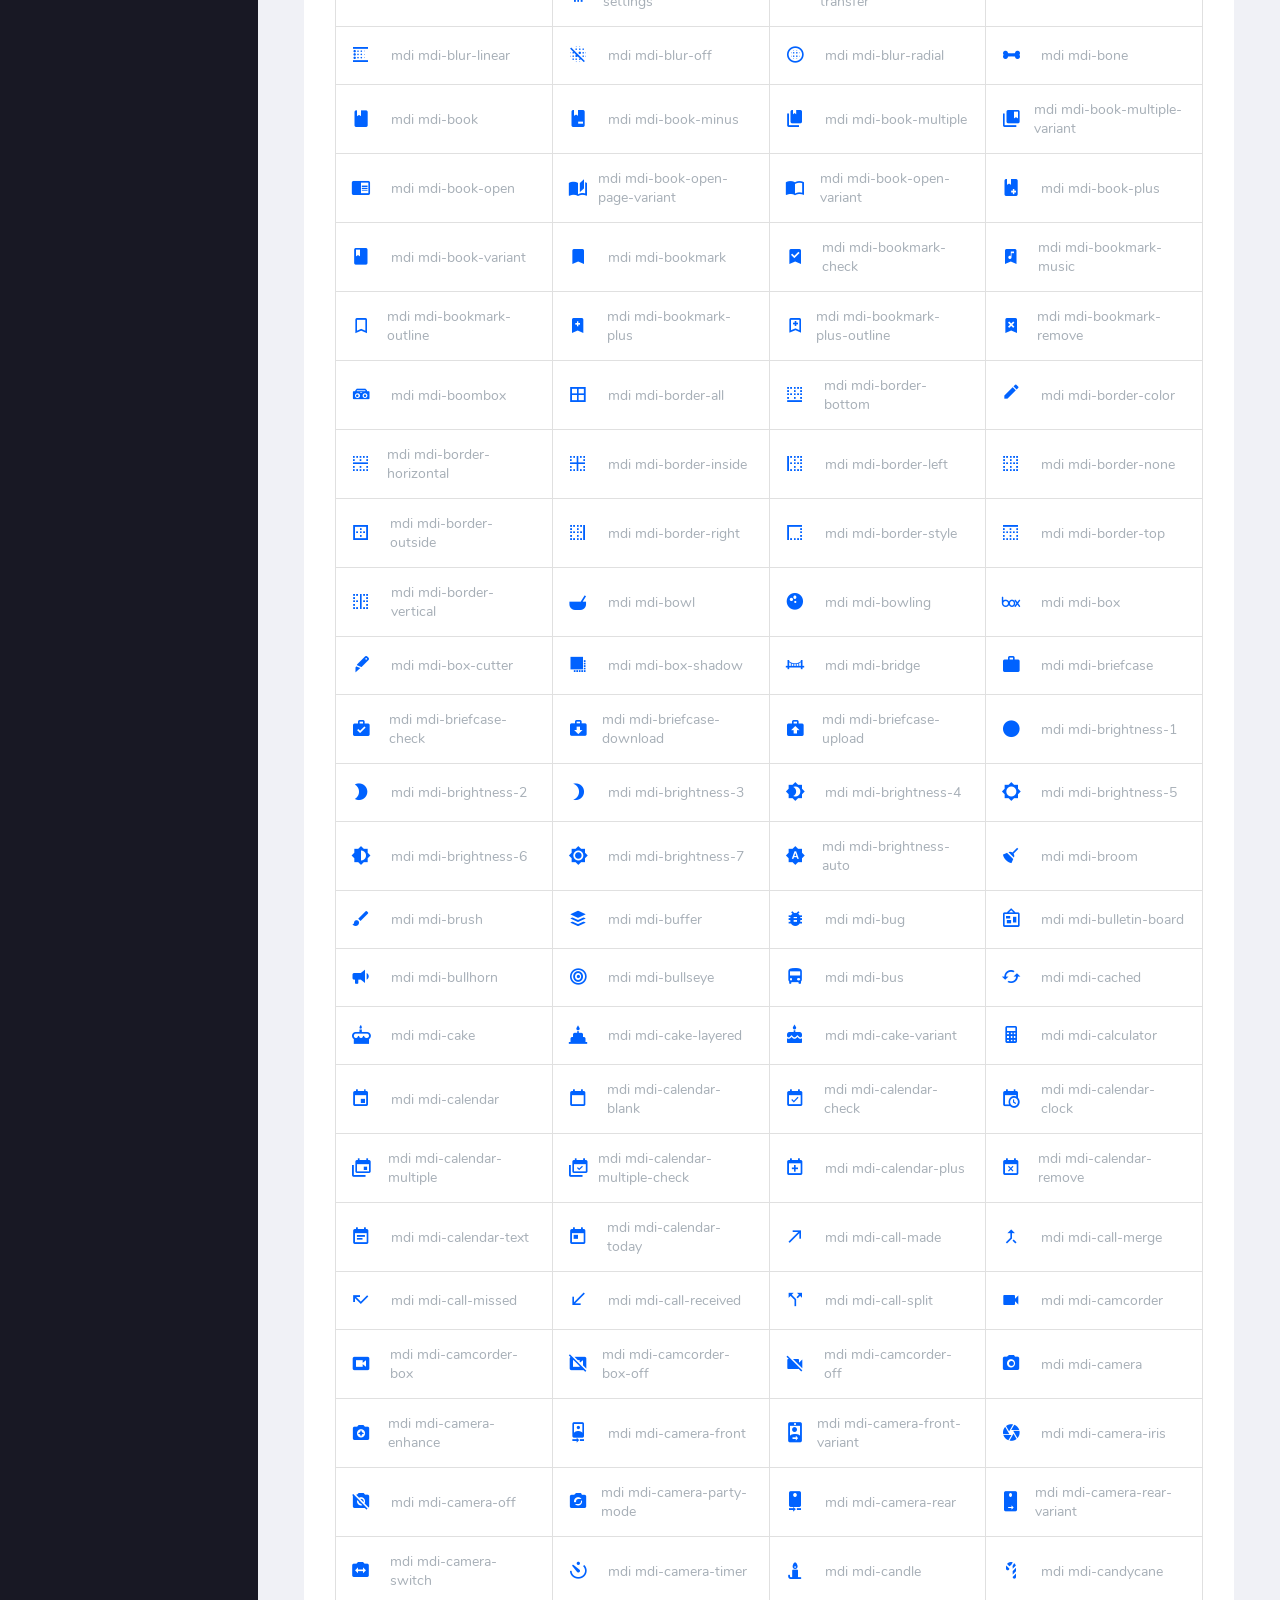
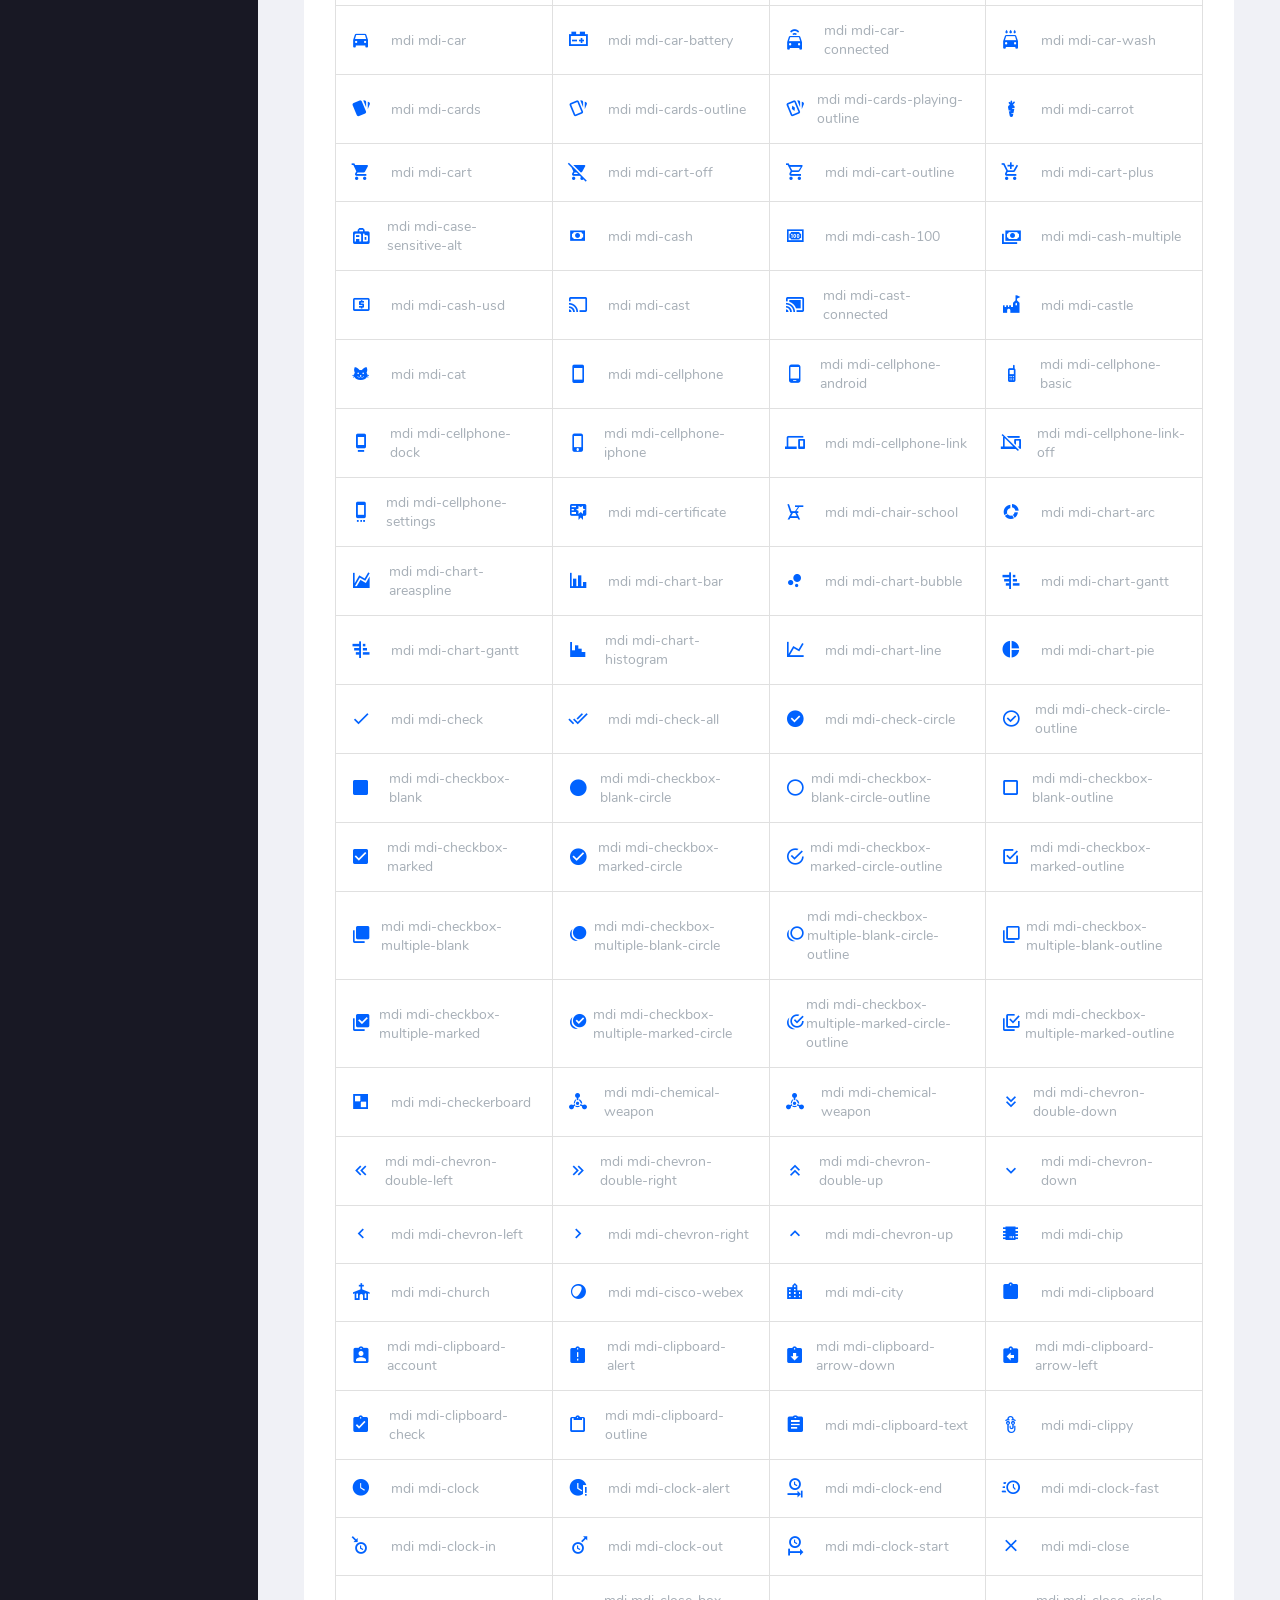
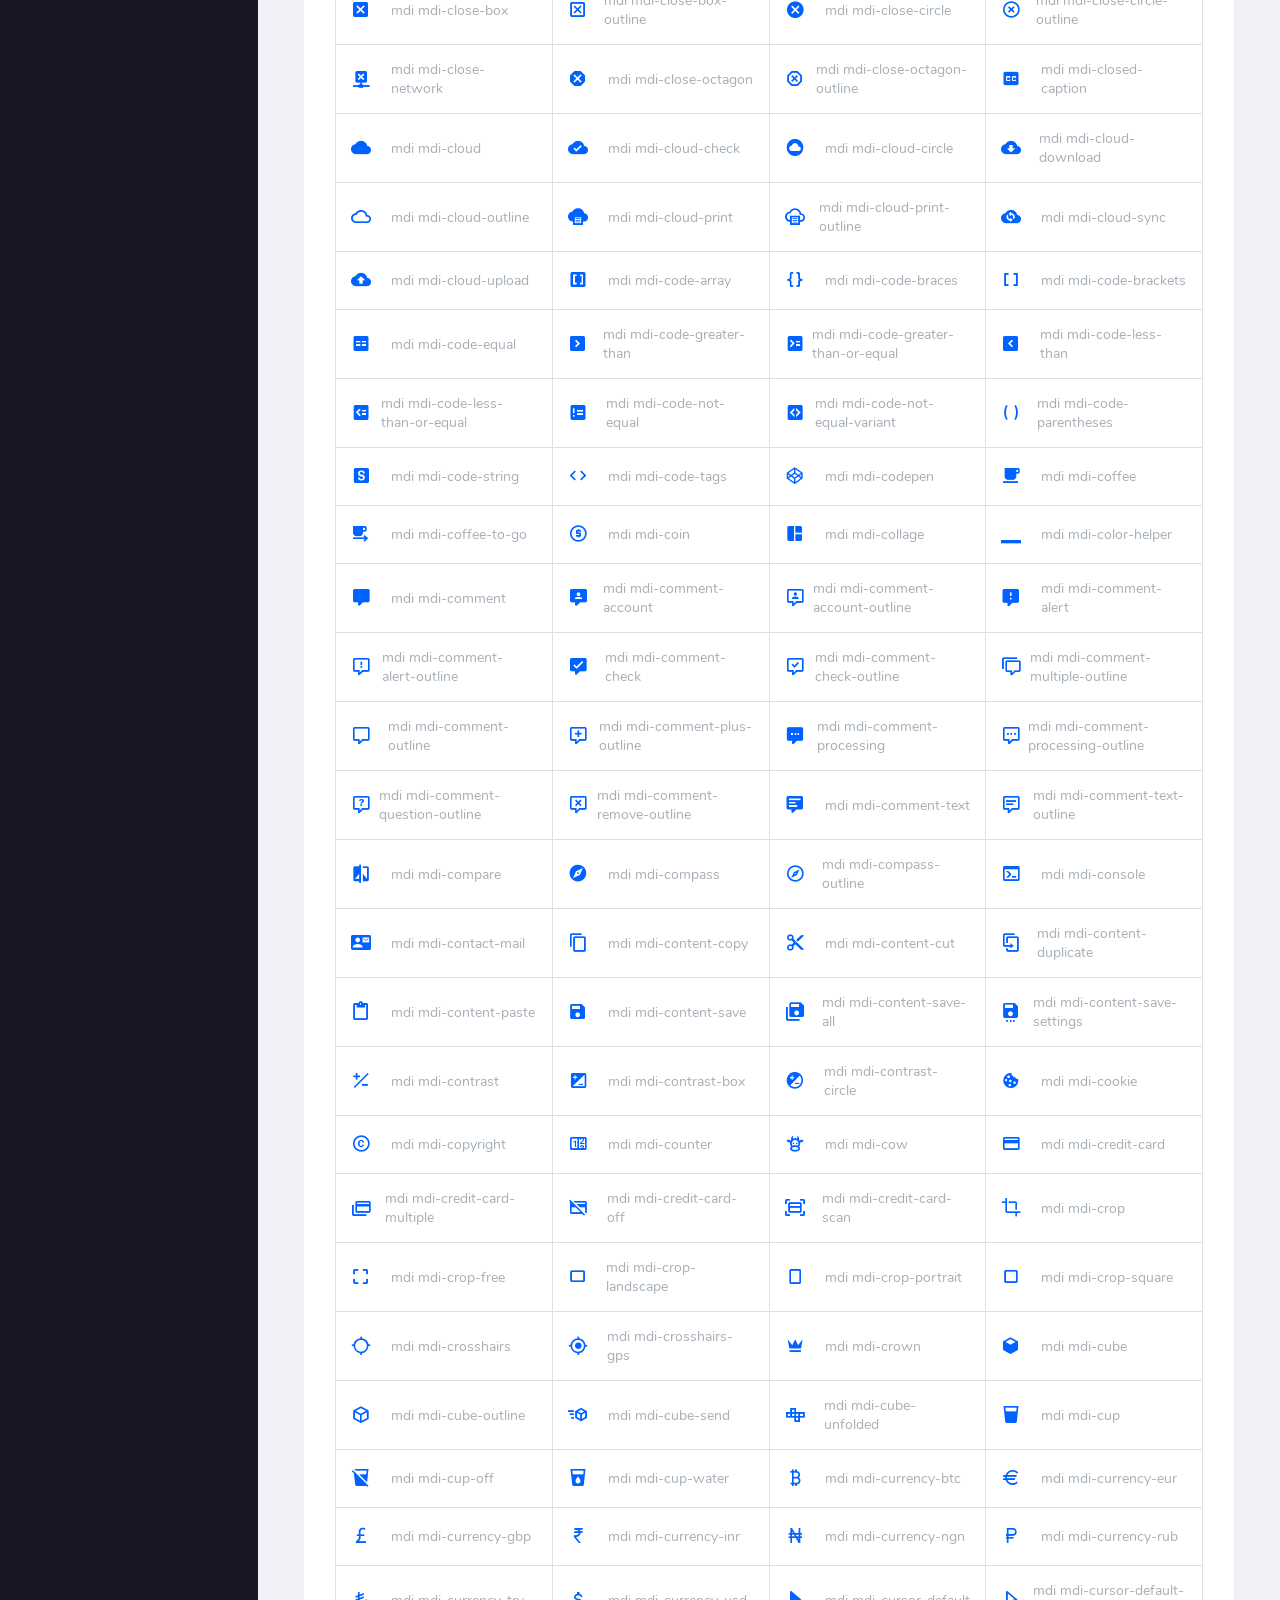
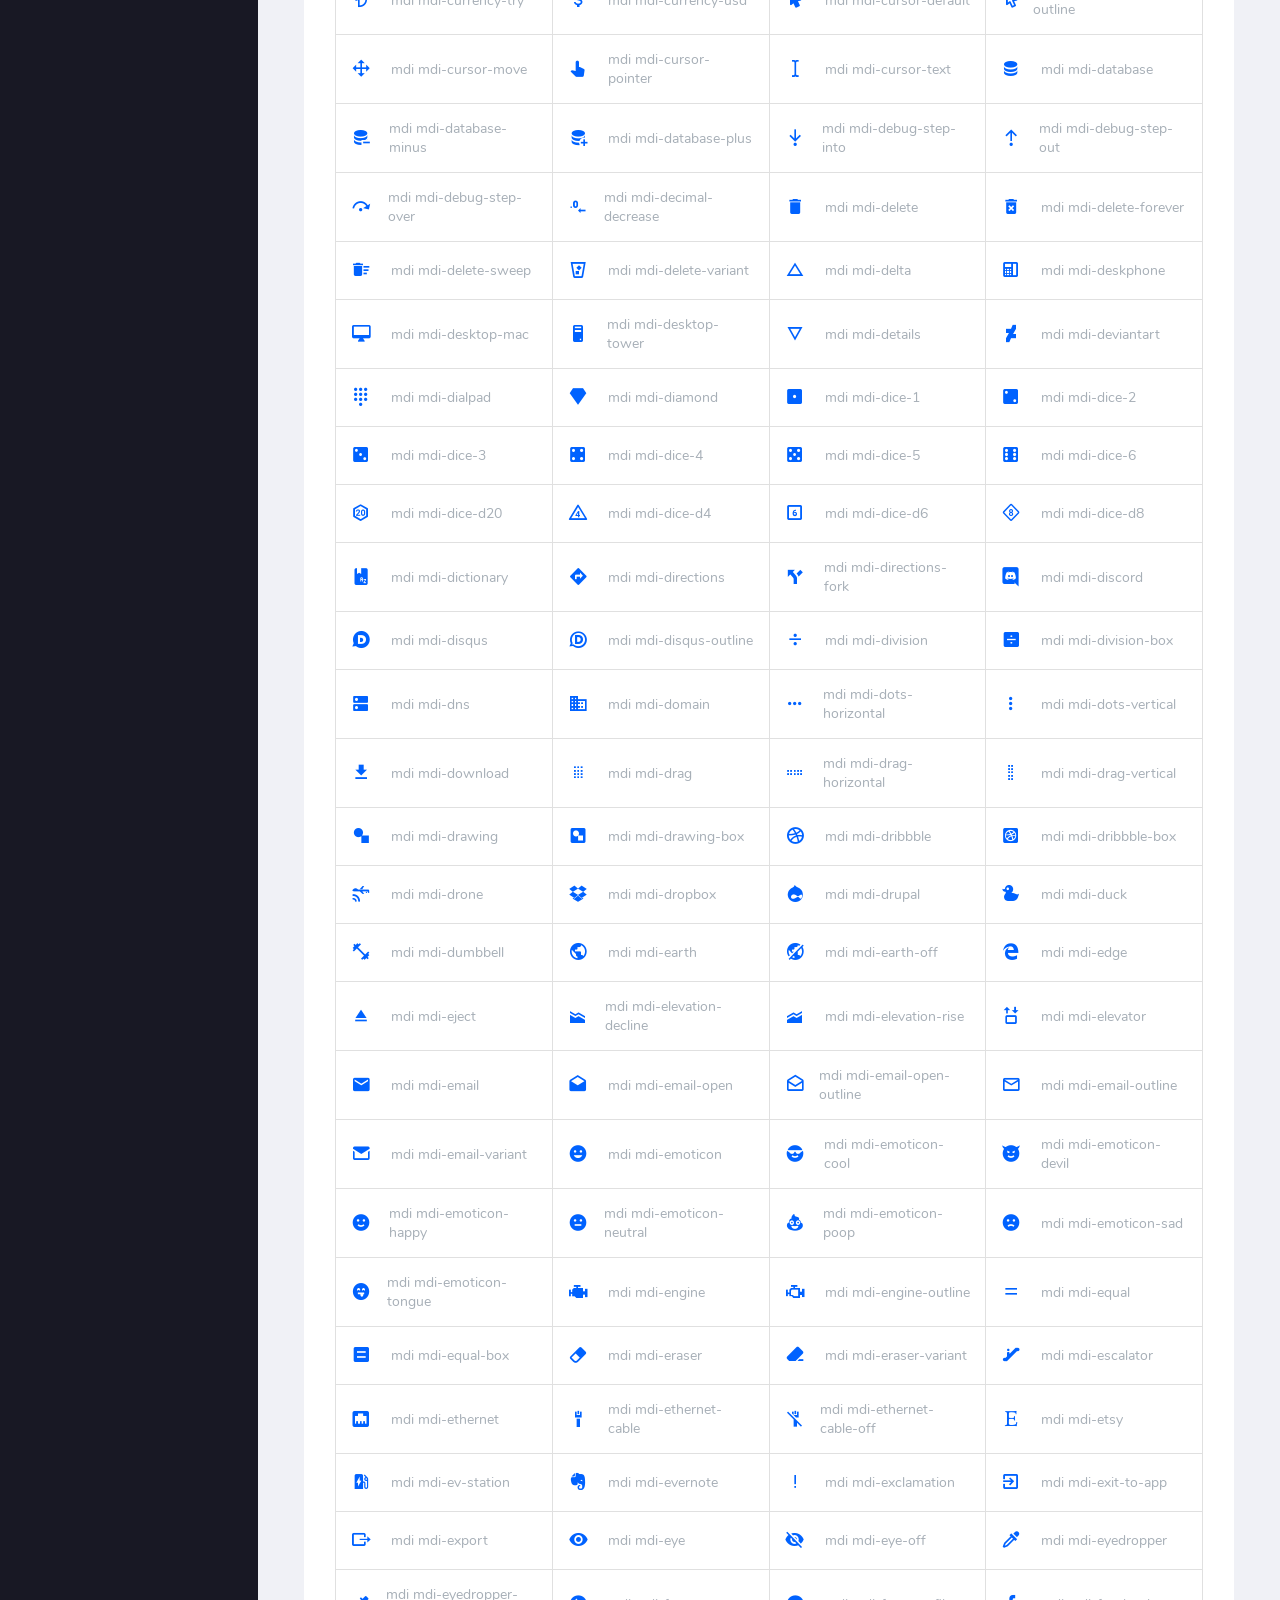
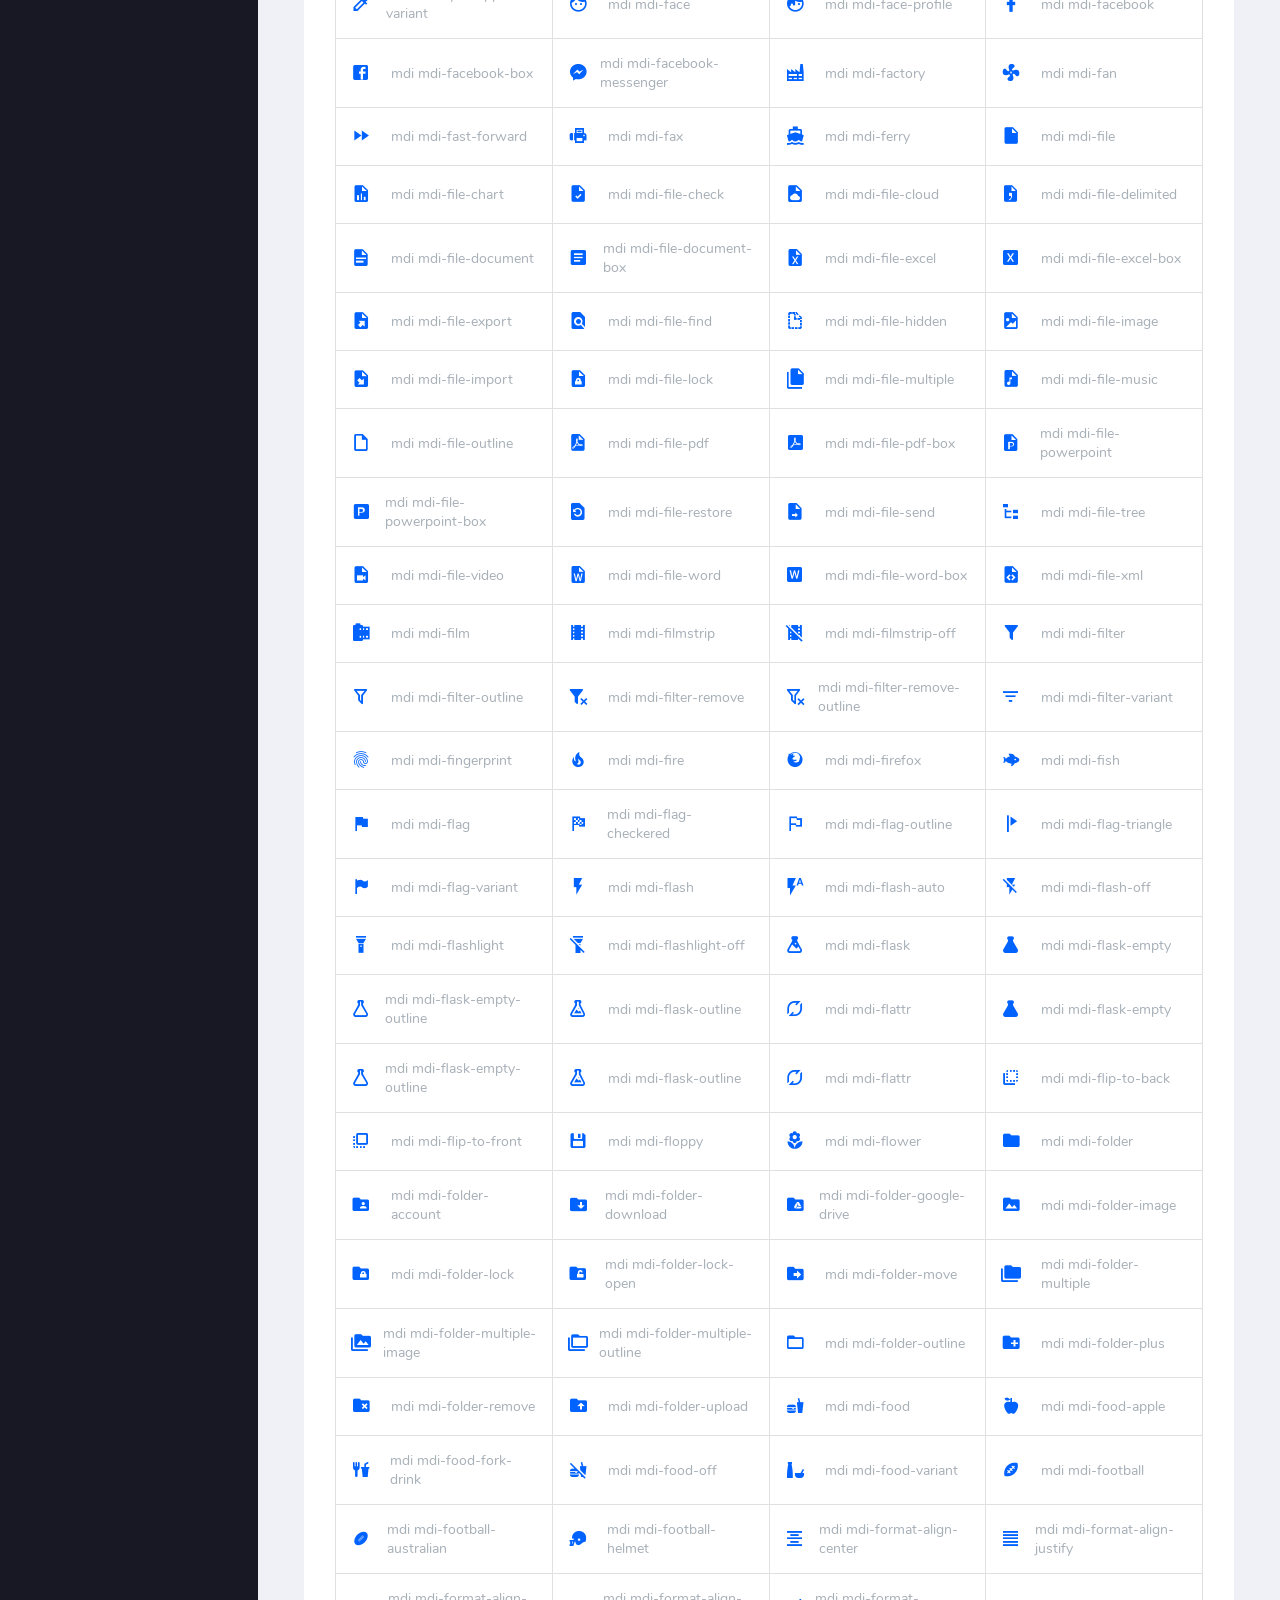
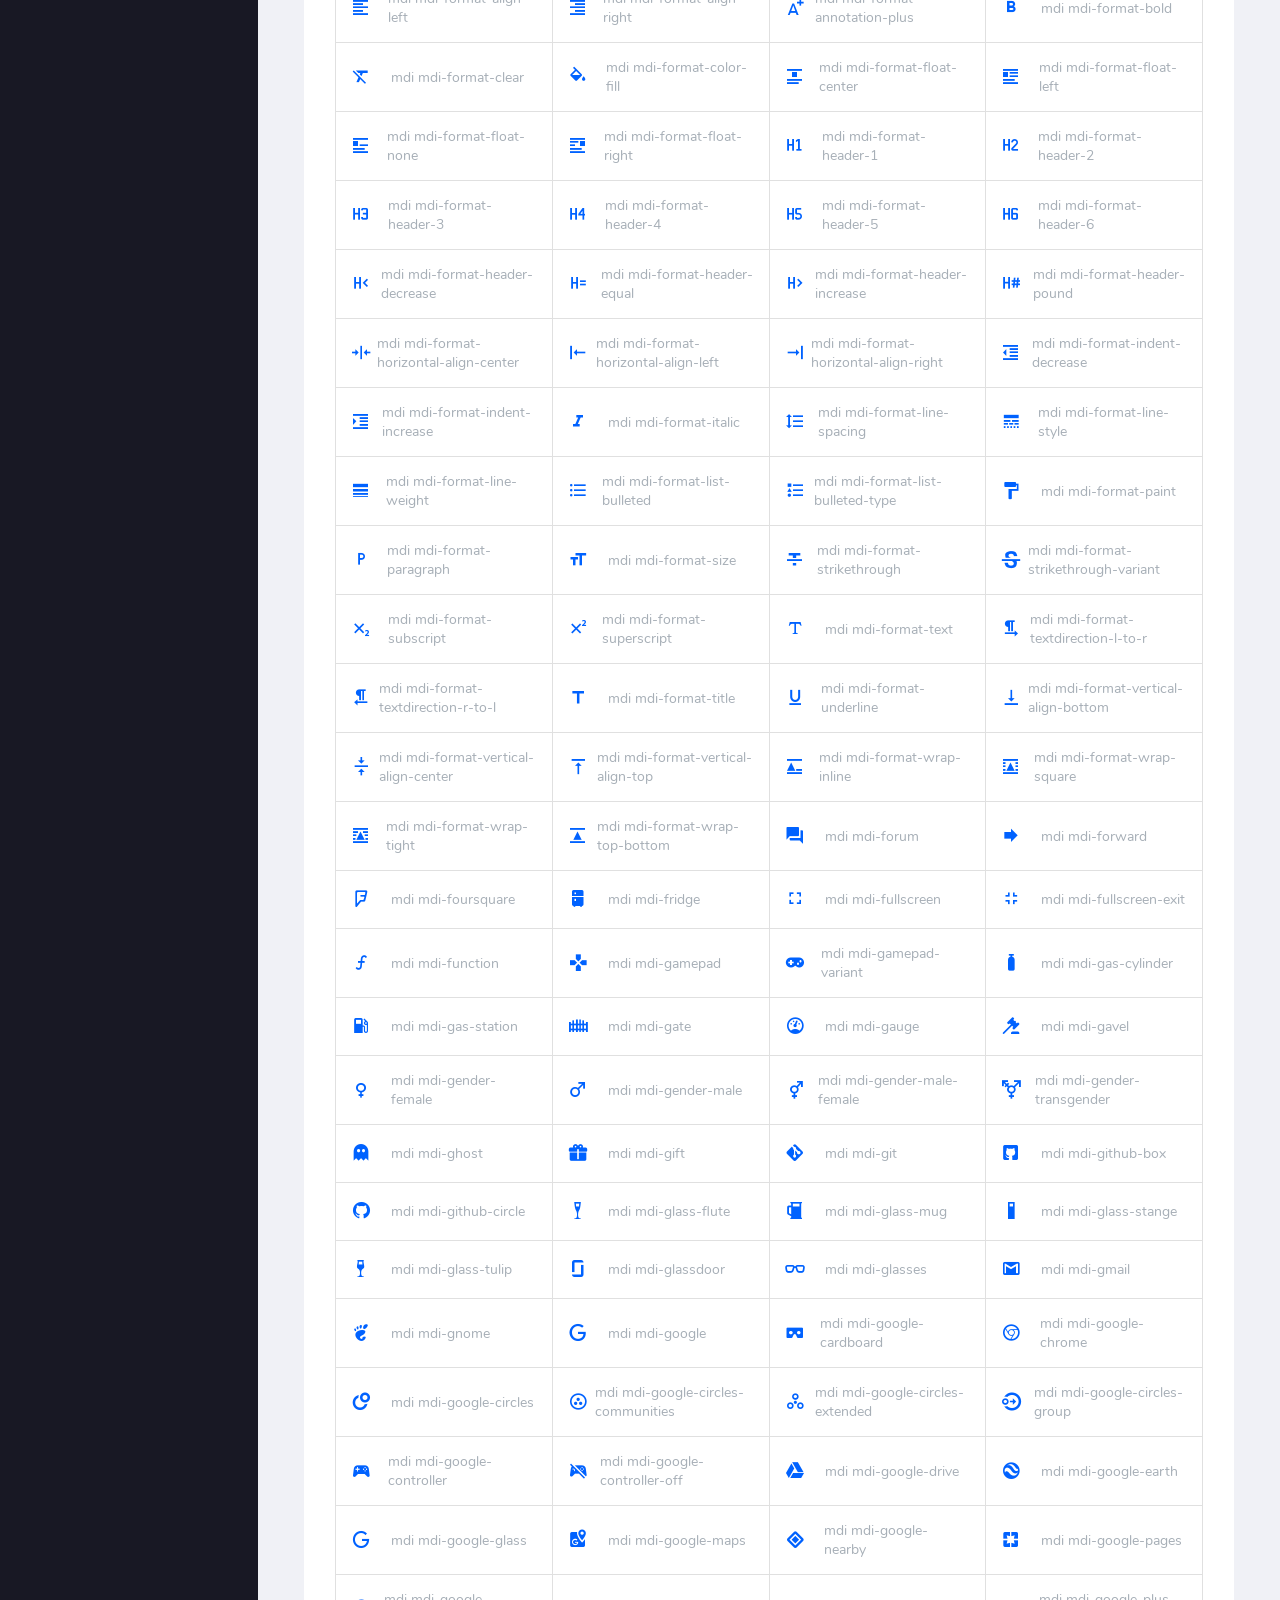
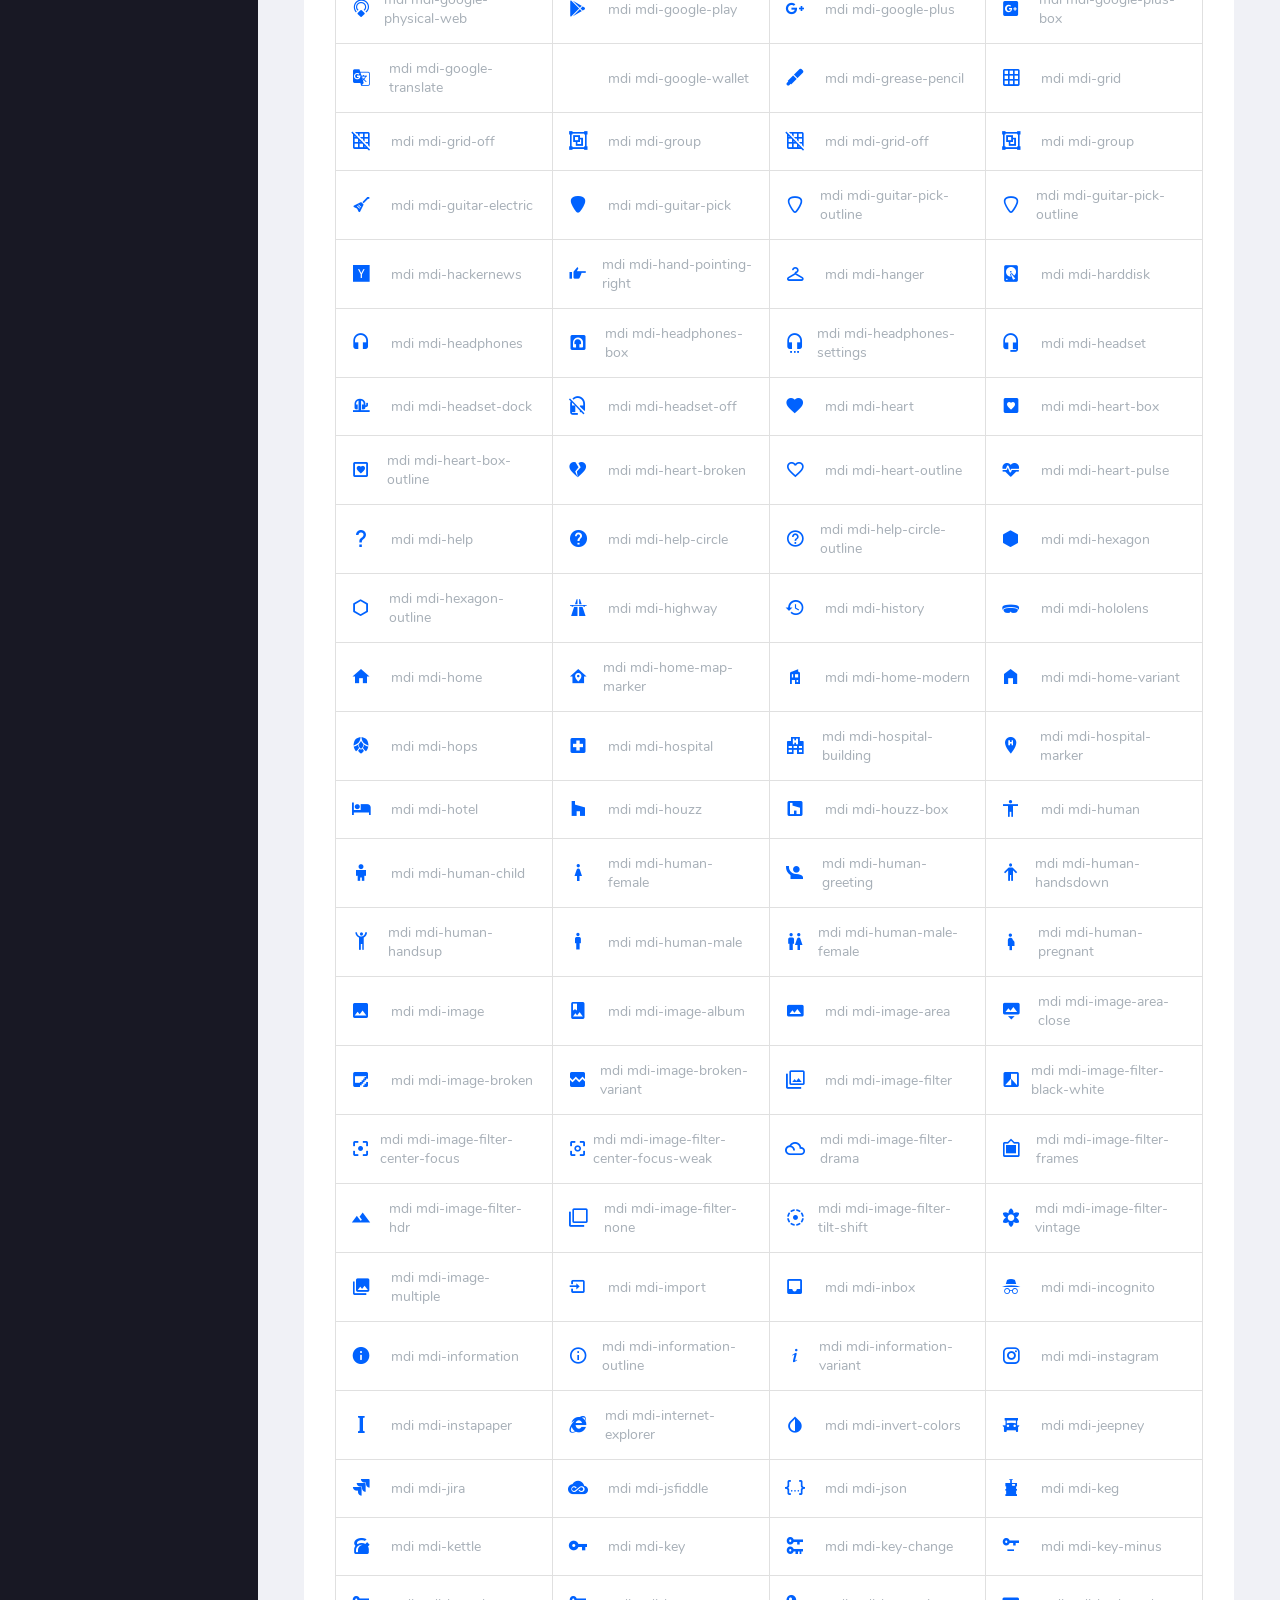
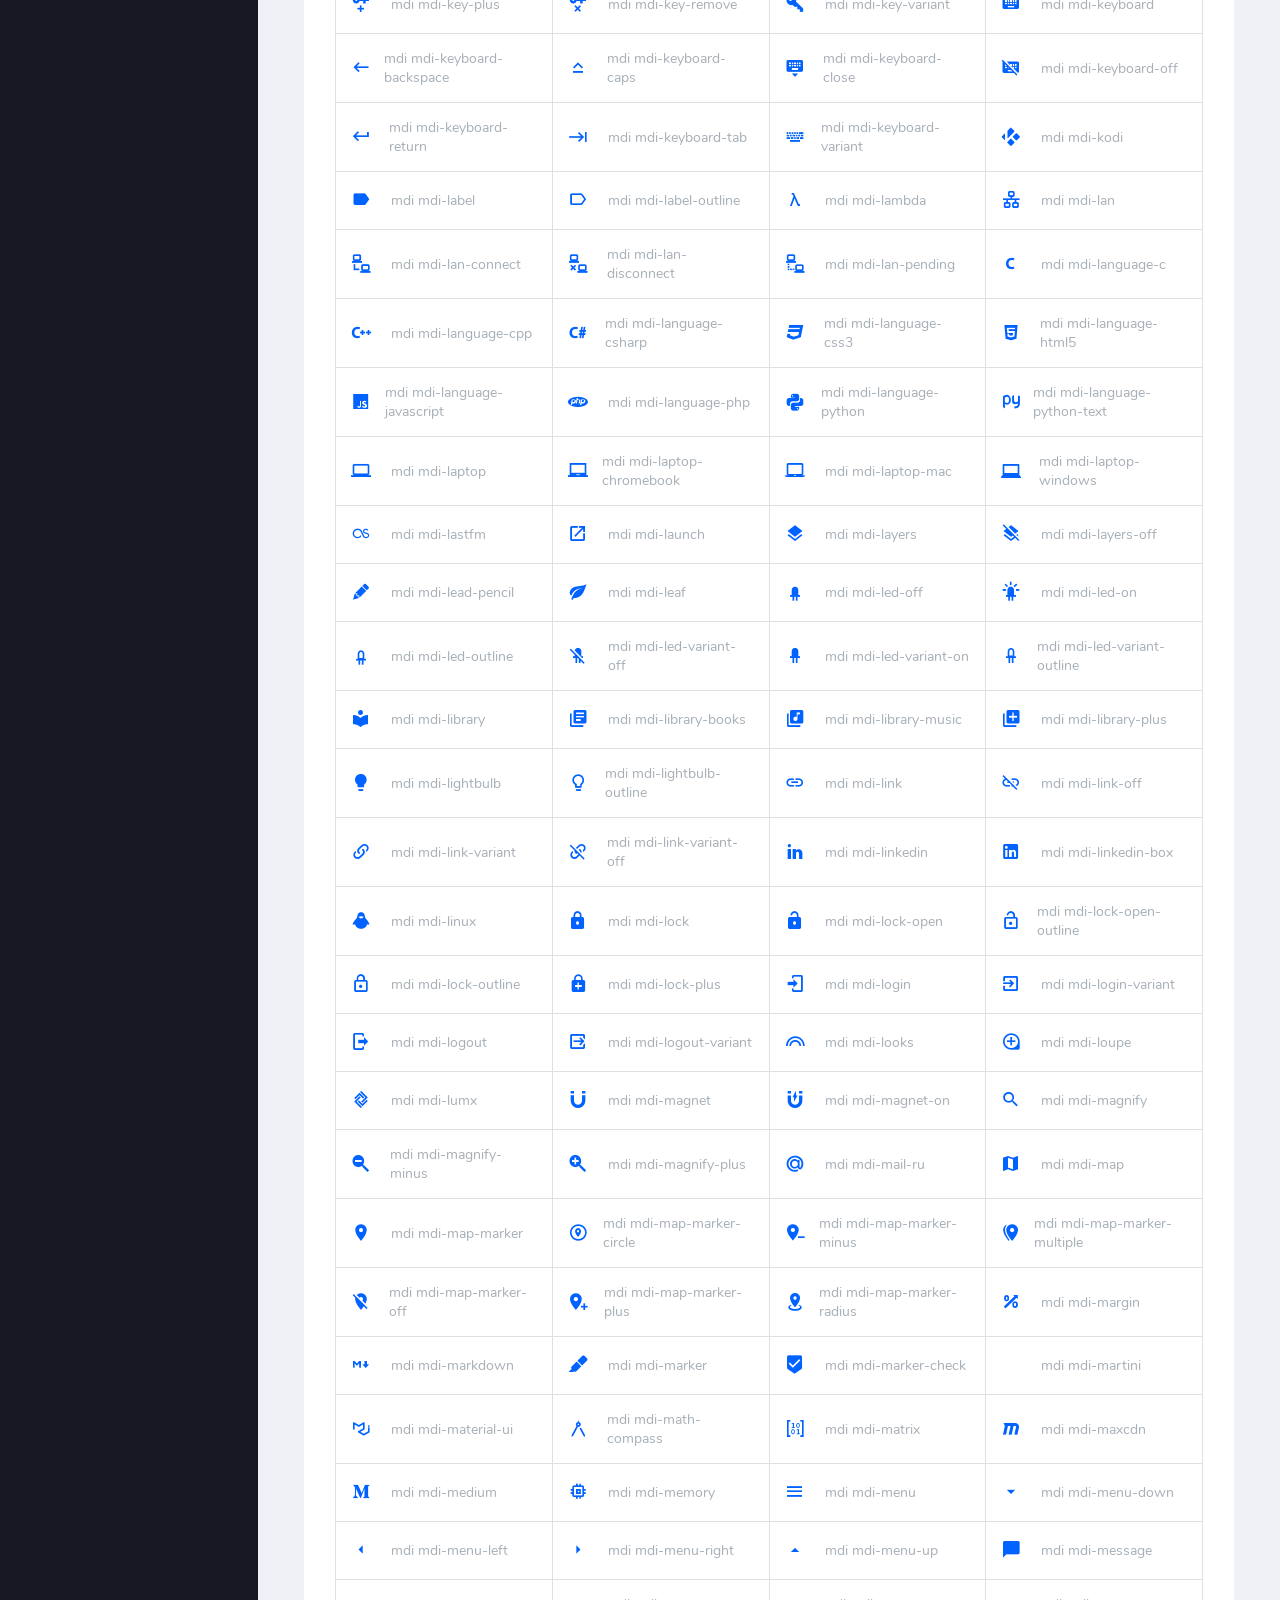
<file: EmployeeAG/template/pages/icons/mdi.html>
<!DOCTYPE html>
<html lang="en">
  <head>
    <!-- Required meta tags -->
    <meta charset="utf-8">
    <meta name="viewport" content="width=device-width, initial-scale=1, shrink-to-fit=no">
    <title>Connect Plus</title>
    <!-- plugins:css -->
    <link rel="stylesheet" href="../../assets/vendors/mdi/css/materialdesignicons.min.css">
    <link rel="stylesheet" href="../../assets/vendors/flag-icon-css/css/flag-icon.min.css">
    <link rel="stylesheet" href="../../assets/vendors/css/vendor.bundle.base.css">
    <!-- endinject -->
    <!-- Plugin css for this page -->
    <!-- End Plugin css for this page -->
    <!-- inject:css -->
    <!-- endinject -->
    <!-- Layout styles -->
    <link rel="stylesheet" href="../../assets/css/style.css">
    <!-- End layout styles -->
    <link rel="shortcut icon" href="../../assets/images/favicon.png" />
  </head>
  <body>
    <div class=" container-scroller">
      <!-- partial:../../partials/_navbar.html -->
      <nav class="navbar default-layout-navbar col-lg-12 col-12 p-0 fixed-top d-flex flex-row">
        <div class="text-center navbar-brand-wrapper d-flex align-items-center justify-content-center">
          <a class="navbar-brand brand-logo" href="../../index.html"><img src="../../assets/images/logo.svg" alt="logo" /></a>
          <a class="navbar-brand brand-logo-mini" href="../../index.html"><img src="../../assets/images/logo-mini.svg" alt="logo" /></a>
        </div>
        <div class="navbar-menu-wrapper d-flex align-items-stretch">
          <button class="navbar-toggler navbar-toggler align-self-center" type="button" data-toggle="minimize">
            <span class="mdi mdi-menu"></span>
          </button>
          <div class="search-field d-none d-xl-block">
            <form class="d-flex align-items-center h-100" action="#">
              <div class="input-group">
                <div class="input-group-prepend bg-transparent">
                  <i class="input-group-text border-0 mdi mdi-magnify"></i>
                </div>
                <input type="text" class="form-control bg-transparent border-0" placeholder="Search products">
              </div>
            </form>
          </div>
          <ul class="navbar-nav navbar-nav-right">
            <li class="nav-item  dropdown d-none d-md-block">
              <a class="nav-link dropdown-toggle" id="reportDropdown" href="#" data-bs-toggle="dropdown" aria-expanded="false"> Reports </a>
              <div class="dropdown-menu navbar-dropdown" aria-labelledby="reportDropdown">
                <a class="dropdown-item" href="#">
                  <i class="mdi mdi-file-pdf me-2"></i>PDF </a>
                <div class="dropdown-divider"></div>
                <a class="dropdown-item" href="#">
                  <i class="mdi mdi-file-excel me-2"></i>Excel </a>
                <div class="dropdown-divider"></div>
                <a class="dropdown-item" href="#">
                  <i class="mdi mdi-file-word me-2"></i>doc </a>
              </div>
            </li>
            <li class="nav-item  dropdown d-none d-md-block">
              <a class="nav-link dropdown-toggle" id="projectDropdown" href="#" data-bs-toggle="dropdown" aria-expanded="false"> Projects </a>
              <div class="dropdown-menu navbar-dropdown" aria-labelledby="projectDropdown">
                <a class="dropdown-item" href="#">
                  <i class="mdi mdi-eye-outline me-2"></i>View Project </a>
                <div class="dropdown-divider"></div>
                <a class="dropdown-item" href="#">
                  <i class="mdi mdi-pencil-outline me-2"></i>Edit Project </a>
              </div>
            </li>
            <li class="nav-item nav-language dropdown d-none d-md-block">
              <a class="nav-link dropdown-toggle" id="languageDropdown" href="#" data-bs-toggle="dropdown" aria-expanded="false">
                <div class="nav-language-icon">
                  <i class="flag-icon flag-icon-us" title="us" id="us"></i>
                </div>
                <div class="nav-language-text">
                  <p class="mb-1 text-black">English</p>
                </div>
              </a>
              <div class="dropdown-menu navbar-dropdown" aria-labelledby="languageDropdown">
                <a class="dropdown-item" href="#">
                  <div class="nav-language-icon me-2">
                    <i class="flag-icon flag-icon-ae" title="ae" id="ae"></i>
                  </div>
                  <div class="nav-language-text">
                    <p class="mb-1 text-black">Arabic</p>
                  </div>
                </a>
                <div class="dropdown-divider"></div>
                <a class="dropdown-item" href="#">
                  <div class="nav-language-icon me-2">
                    <i class="flag-icon flag-icon-gb" title="GB" id="gb"></i>
                  </div>
                  <div class="nav-language-text">
                    <p class="mb-1 text-black">English</p>
                  </div>
                </a>
              </div>
            </li>
            <li class="nav-item nav-profile dropdown">
              <a class="nav-link dropdown-toggle" id="profileDropdown" href="#" data-bs-toggle="dropdown" aria-expanded="false">
                <div class="nav-profile-img">
                  <img src="../../assets/images/faces/face28.png" alt="image">
                </div>
                <div class="nav-profile-text">
                  <p class="mb-1 text-black">Henry Klein</p>
                </div>
              </a>
              <div class="dropdown-menu navbar-dropdown dropdown-menu-right p-0 border-0 font-size-sm" aria-labelledby="profileDropdown" data-x-placement="bottom-end">
                <div class="p-3 text-center bg-primary">
                  <img class="img-avatar img-avatar48 img-avatar-thumb" src="../../assets/images/faces/face28.png" alt="">
                </div>
                <div class="p-2">
                  <h5 class="dropdown-header text-uppercase ps-2 text-dark">User Options</h5>
                  <a class="dropdown-item py-1 d-flex align-items-center justify-content-between" href="#">
                    <span>Inbox</span>
                    <span class="p-0">
                      <span class="badge badge-primary">3</span>
                      <i class="mdi mdi-email-open-outline ms-1"></i>
                    </span>
                  </a>
                  <a class="dropdown-item py-1 d-flex align-items-center justify-content-between" href="#">
                    <span>Profile</span>
                    <span class="p-0">
                      <span class="badge badge-success">1</span>
                      <i class="mdi mdi-account-outline ms-1"></i>
                    </span>
                  </a>
                  <a class="dropdown-item py-1 d-flex align-items-center justify-content-between" href="javascript:void(0)">
                    <span>Settings</span>
                    <i class="mdi mdi-settings"></i>
                  </a>
                  <div role="separator" class="dropdown-divider"></div>
                  <h5 class="dropdown-header text-uppercase  ps-2 text-dark mt-2">Actions</h5>
                  <a class="dropdown-item py-1 d-flex align-items-center justify-content-between" href="#">
                    <span>Lock Account</span>
                    <i class="mdi mdi-lock ms-1"></i>
                  </a>
                  <a class="dropdown-item py-1 d-flex align-items-center justify-content-between" href="#">
                    <span>Log Out</span>
                    <i class="mdi mdi-logout ms-1"></i>
                  </a>
                </div>
              </div>
            </li>
            <li class="nav-item dropdown">
              <a class="nav-link count-indicator dropdown-toggle" id="messageDropdown" href="#" data-bs-toggle="dropdown" aria-expanded="false">
                <i class="mdi mdi-email-outline"></i>
                <span class="count-symbol bg-success"></span>
              </a>
              <div class="dropdown-menu dropdown-menu-end navbar-dropdown preview-list" aria-labelledby="messageDropdown">
                <h6 class="p-3 mb-0 bg-primary text-white py-4">Messages</h6>
                <div class="dropdown-divider"></div>
                <a class="dropdown-item preview-item">
                  <div class="preview-thumbnail">
                    <img src="../../assets/images/faces/face4.jpg" alt="image" class="profile-pic">
                  </div>
                  <div class="preview-item-content d-flex align-items-start flex-column justify-content-center">
                    <h6 class="preview-subject ellipsis mb-1 font-weight-normal">Mark send you a message</h6>
                    <p class="text-gray mb-0"> 1 Minutes ago </p>
                  </div>
                </a>
                <div class="dropdown-divider"></div>
                <a class="dropdown-item preview-item">
                  <div class="preview-thumbnail">
                    <img src="../../assets/images/faces/face2.jpg" alt="image" class="profile-pic">
                  </div>
                  <div class="preview-item-content d-flex align-items-start flex-column justify-content-center">
                    <h6 class="preview-subject ellipsis mb-1 font-weight-normal">Cregh send you a message</h6>
                    <p class="text-gray mb-0"> 15 Minutes ago </p>
                  </div>
                </a>
                <div class="dropdown-divider"></div>
                <a class="dropdown-item preview-item">
                  <div class="preview-thumbnail">
                    <img src="../../assets/images/faces/face3.jpg" alt="image" class="profile-pic">
                  </div>
                  <div class="preview-item-content d-flex align-items-start flex-column justify-content-center">
                    <h6 class="preview-subject ellipsis mb-1 font-weight-normal">Profile picture updated</h6>
                    <p class="text-gray mb-0"> 18 Minutes ago </p>
                  </div>
                </a>
                <div class="dropdown-divider"></div>
                <h6 class="p-3 mb-0 text-center">4 new messages</h6>
              </div>
            </li>
            <li class="nav-item dropdown">
              <a class="nav-link count-indicator dropdown-toggle" id="notificationDropdown" href="#" data-bs-toggle="dropdown">
                <i class="mdi mdi-bell-outline"></i>
                <span class="count-symbol bg-danger"></span>
              </a>
              <div class="dropdown-menu dropdown-menu-end navbar-dropdown preview-list" aria-labelledby="notificationDropdown">
                <h6 class="p-3 mb-0 bg-primary text-white py-4">Notifications</h6>
                <div class="dropdown-divider"></div>
                <a class="dropdown-item preview-item">
                  <div class="preview-thumbnail">
                    <div class="preview-icon bg-success">
                      <i class="mdi mdi-calendar"></i>
                    </div>
                  </div>
                  <div class="preview-item-content d-flex align-items-start flex-column justify-content-center">
                    <h6 class="preview-subject font-weight-normal mb-1">Event today</h6>
                    <p class="text-gray ellipsis mb-0"> Just a reminder that you have an event today </p>
                  </div>
                </a>
                <div class="dropdown-divider"></div>
                <a class="dropdown-item preview-item">
                  <div class="preview-thumbnail">
                    <div class="preview-icon bg-warning">
                      <i class="mdi mdi-settings"></i>
                    </div>
                  </div>
                  <div class="preview-item-content d-flex align-items-start flex-column justify-content-center">
                    <h6 class="preview-subject font-weight-normal mb-1">Settings</h6>
                    <p class="text-gray ellipsis mb-0"> Update dashboard </p>
                  </div>
                </a>
                <div class="dropdown-divider"></div>
                <a class="dropdown-item preview-item">
                  <div class="preview-thumbnail">
                    <div class="preview-icon bg-info">
                      <i class="mdi mdi-link-variant"></i>
                    </div>
                  </div>
                  <div class="preview-item-content d-flex align-items-start flex-column justify-content-center">
                    <h6 class="preview-subject font-weight-normal mb-1">Launch Admin</h6>
                    <p class="text-gray ellipsis mb-0"> New admin wow! </p>
                  </div>
                </a>
                <div class="dropdown-divider"></div>
                <h6 class="p-3 mb-0 text-center">See all notifications</h6>
              </div>
            </li>
          </ul>
          <button class="navbar-toggler navbar-toggler-right d-lg-none align-self-center" type="button" data-toggle="offcanvas">
            <span class="mdi mdi-menu"></span>
          </button>
        </div>
      </nav>
      <!-- partial -->
      <div class="container-fluid page-body-wrapper">
        <!-- partial:../../partials/_sidebar.html -->
        <nav class="sidebar sidebar-offcanvas" id="sidebar">
          <ul class="nav">
            <li class="nav-item nav-category">Main</li>
            <li class="nav-item">
              <a class="nav-link" href="../../index.html">
                <span class="icon-bg"><i class="mdi mdi-cube menu-icon"></i></span>
                <span class="menu-title">Dashboard</span>
              </a>
            </li>
            <li class="nav-item">
              <a class="nav-link" data-bs-toggle="collapse" href="#ui-basic" aria-expanded="false" aria-controls="ui-basic">
                <span class="icon-bg"><i class="mdi mdi-crosshairs-gps menu-icon"></i></span>
                <span class="menu-title">UI Elements</span>
                <i class="menu-arrow"></i>
              </a>
              <div class="collapse" id="ui-basic">
                <ul class="nav flex-column sub-menu">
                  <li class="nav-item"> <a class="nav-link" href="../../pages/ui-features/buttons.html">Buttons</a></li>
                  <li class="nav-item"> <a class="nav-link" href="../../pages/ui-features/dropdowns.html">Dropdowns</a></li>
                  <li class="nav-item"> <a class="nav-link" href="../../pages/ui-features/typography.html">Typography</a></li>
                </ul>
              </div>
            </li>
            <li class="nav-item">
              <a class="nav-link" href="../../pages/icons/mdi.html">
                <span class="icon-bg"><i class="mdi mdi-contacts menu-icon"></i></span>
                <span class="menu-title">Icons</span>
              </a>
            </li>
            <li class="nav-item">
              <a class="nav-link" href="../../pages/forms/basic_elements.html">
                <span class="icon-bg"><i class="mdi mdi-format-list-bulleted menu-icon"></i></span>
                <span class="menu-title">Forms</span>
              </a>
            </li>
            <li class="nav-item">
              <a class="nav-link" href="../../pages/charts/chartjs.html">
                <span class="icon-bg"><i class="mdi mdi-chart-bar menu-icon"></i></span>
                <span class="menu-title">Charts</span>
              </a>
            </li>
            <li class="nav-item">
              <a class="nav-link" href="../../pages/tables/basic-table.html">
                <span class="icon-bg"><i class="mdi mdi-table-large menu-icon"></i></span>
                <span class="menu-title">Tables</span>
              </a>
            </li>
            <li class="nav-item">
              <a class="nav-link" data-bs-toggle="collapse" href="#auth" aria-expanded="false" aria-controls="auth">
                <span class="icon-bg"><i class="mdi mdi-lock menu-icon"></i></span>
                <span class="menu-title">User Pages</span>
                <i class="menu-arrow"></i>
              </a>
              <div class="collapse" id="auth">
                <ul class="nav flex-column sub-menu">
                  <li class="nav-item"> <a class="nav-link" href="../../pages/samples/blank-page.html"> Blank Page </a></li>
                  <li class="nav-item"> <a class="nav-link" href="../../pages/samples/login.html"> Login </a></li>
                  <li class="nav-item"> <a class="nav-link" href="../../pages/samples/register.html"> Register </a></li>
                  <li class="nav-item"> <a class="nav-link" href="../../pages/samples/error-404.html"> 404 </a></li>
                  <li class="nav-item"> <a class="nav-link" href="../../pages/samples/error-500.html"> 500 </a></li>
                </ul>
              </div>
            </li>
            <li class="nav-item documentation-link">
              <a class="nav-link" href="http://www.bootstrapdash.com/demo/connect-plus-free/jquery/documentation/documentation.html" target="_blank">
                <span class="icon-bg">
                  <i class="mdi mdi-file-document-box menu-icon"></i>
                </span>
                <span class="menu-title">Documentation</span>
              </a>
            </li>
            <li class="nav-item sidebar-user-actions">
              <div class="user-details">
                <div class="d-flex justify-content-between align-items-center">
                  <div>
                    <div class="d-flex align-items-center">
                      <div class="sidebar-profile-img">
                        <img src="../../assets/images/faces/face28.png" alt="image">
                      </div>
                      <div class="sidebar-profile-text">
                        <p class="mb-1">Henry Klein</p>
                      </div>
                    </div>
                  </div>
                  <div class="badge badge-danger">3</div>
                </div>
              </div>
            </li>
            <li class="nav-item sidebar-user-actions">
              <div class="sidebar-user-menu">
                <a href="#" class="nav-link"><i class="mdi mdi-settings menu-icon"></i>
                  <span class="menu-title">Settings</span>
                </a>
              </div>
            </li>
            <li class="nav-item sidebar-user-actions">
              <div class="sidebar-user-menu">
                <a href="#" class="nav-link"><i class="mdi mdi-speedometer menu-icon"></i>
                  <span class="menu-title">Take Tour</span></a>
              </div>
            </li>
            <li class="nav-item sidebar-user-actions">
              <div class="sidebar-user-menu">
                <a href="#" class="nav-link"><i class="mdi mdi-logout menu-icon"></i>
                  <span class="menu-title">Log Out</span></a>
              </div>
            </li>
          </ul>
        </nav>
        <!-- partial -->
        <div class="main-panel">
          <div class="content-wrapper">
            <div class="page-header">
              <h3 class="page-title"> Material design icons </h3>
              <nav aria-label="breadcrumb">
                <ol class="breadcrumb">
                  <li class="breadcrumb-item"><a href="#">Icons</a></li>
                  <li class="breadcrumb-item active" aria-current="page">Material design icons</li>
                </ol>
              </nav>
            </div>
            <div class="row">
              <div class="col-lg-12 grid-margin">
                <div class="card">
                  <div class="card-body">
                    <div class="row icons-list">
                      <div class="col-sm-6 col-md-4 col-lg-3">
                        <i class="mdi mdi-access-point"></i> mdi mdi-access-point
                      </div>
                      <div class="col-sm-6 col-md-4 col-lg-3">
                        <i class="mdi mdi-access-point-network"></i> mdi mdi-access-point-network
                      </div>
                      <div class="col-sm-6 col-md-4 col-lg-3">
                        <i class="mdi mdi-account"></i> mdi mdi-account
                      </div>
                      <div class="col-sm-6 col-md-4 col-lg-3">
                        <i class="mdi mdi-account-box"></i> mdi mdi-account-box
                      </div>
                      <div class="col-sm-6 col-md-4 col-lg-3">
                        <i class="mdi mdi-account-box-outline"></i> mdi mdi-account-box-outline
                      </div>
                      <div class="col-sm-6 col-md-4 col-lg-3">
                        <i class="mdi mdi-account-card-details"></i> mdi mdi-account-card-details
                      </div>
                      <div class="col-sm-6 col-md-4 col-lg-3">
                        <i class="mdi mdi-account-check"></i> mdi mdi-account-check
                      </div>
                      <div class="col-sm-6 col-md-4 col-lg-3">
                        <i class="mdi mdi-account-circle"></i> mdi mdi-account-circle
                      </div>
                      <div class="col-sm-6 col-md-4 col-lg-3">
                        <i class="mdi mdi-account-convert"></i> mdi mdi-account-convert
                      </div>
                      <div class="col-sm-6 col-md-4 col-lg-3">
                        <i class="mdi mdi-account-key"></i> mdi mdi-account-key
                      </div>
                      <div class="col-sm-6 col-md-4 col-lg-3">
                        <i class="mdi mdi-account-minus"></i> mdi mdi-account-minus
                      </div>
                      <div class="col-sm-6 col-md-4 col-lg-3">
                        <i class="mdi mdi-account-multiple"></i> mdi mdi-account-multiple
                      </div>
                      <div class="col-sm-6 col-md-4 col-lg-3">
                        <i class="mdi mdi-account-multiple-minus"></i> mdi mdi-account-multiple-minus
                      </div>
                      <div class="col-sm-6 col-md-4 col-lg-3">
                        <i class="mdi mdi-account-multiple-outline"></i> mdi mdi-account-multiple-outline
                      </div>
                      <div class="col-sm-6 col-md-4 col-lg-3">
                        <i class="mdi mdi-account-multiple-plus"></i> mdi mdi-account-multiple-plus
                      </div>
                      <div class="col-sm-6 col-md-4 col-lg-3">
                        <i class="mdi mdi-account-network"></i> mdi mdi-account-network
                      </div>
                      <div class="col-sm-6 col-md-4 col-lg-3">
                        <i class="mdi mdi-account-off"></i> mdi mdi-account-off
                      </div>
                      <div class="col-sm-6 col-md-4 col-lg-3">
                        <i class="mdi mdi-account-outline"></i> mdi mdi-account-outline
                      </div>
                      <div class="col-sm-6 col-md-4 col-lg-3">
                        <i class="mdi mdi-account-plus"></i> mdi mdi-account-plus
                      </div>
                      <div class="col-sm-6 col-md-4 col-lg-3">
                        <i class="mdi mdi-account-remove"></i> mdi mdi-account-remove
                      </div>
                      <div class="col-sm-6 col-md-4 col-lg-3">
                        <i class="mdi mdi-account-search"></i> mdi mdi-account-search
                      </div>
                      <div class="col-sm-6 col-md-4 col-lg-3">
                        <i class="mdi mdi-account-settings"></i> mdi mdi-account-settings
                      </div>
                      <div class="col-sm-6 col-md-4 col-lg-3">
                        <i class="mdi mdi-account-star"></i> mdi mdi-account-star
                      </div>
                      <div class="col-sm-6 col-md-4 col-lg-3">
                        <i class="mdi mdi-account-switch"></i> mdi mdi-account-switch
                      </div>
                      <div class="col-sm-6 col-md-4 col-lg-3">
                        <i class="mdi mdi-adjust"></i> mdi mdi-adjust
                      </div>
                      <div class="col-sm-6 col-md-4 col-lg-3">
                        <i class="mdi mdi-air-conditioner"></i> mdi mdi-air-conditioner
                      </div>
                      <div class="col-sm-6 col-md-4 col-lg-3">
                        <i class="mdi mdi-airballoon"></i> mdi mdi-airballoon
                      </div>
                      <div class="col-sm-6 col-md-4 col-lg-3">
                        <i class="mdi mdi-airplane"></i> mdi mdi-airplane
                      </div>
                      <div class="col-sm-6 col-md-4 col-lg-3">
                        <i class="mdi mdi-airplane-landing"></i> mdi mdi-airplane-landing
                      </div>
                      <div class="col-sm-6 col-md-4 col-lg-3">
                        <i class="mdi mdi-airplane-off"></i> mdi mdi-airplane-off
                      </div>
                      <div class="col-sm-6 col-md-4 col-lg-3">
                        <i class="mdi mdi-airplane-takeoff"></i> mdi mdi-airplane-takeoff
                      </div>
                      <div class="col-sm-6 col-md-4 col-lg-3">
                        <i class="mdi mdi-airplay"></i> mdi mdi-airplay
                      </div>
                      <div class="col-sm-6 col-md-4 col-lg-3">
                        <i class="mdi mdi-alarm"></i> mdi mdi-alarm
                      </div>
                      <div class="col-sm-6 col-md-4 col-lg-3">
                        <i class="mdi mdi-alarm-check"></i> mdi mdi-alarm-check
                      </div>
                      <div class="col-sm-6 col-md-4 col-lg-3">
                        <i class="mdi mdi-alarm-multiple"></i> mdi mdi-alarm-multiple
                      </div>
                      <div class="col-sm-6 col-md-4 col-lg-3">
                        <i class="mdi mdi-alarm-off"></i> mdi mdi-alarm-off
                      </div>
                      <div class="col-sm-6 col-md-4 col-lg-3">
                        <i class="mdi mdi-alarm-plus"></i> mdi mdi-alarm-plus
                      </div>
                      <div class="col-sm-6 col-md-4 col-lg-3">
                        <i class="mdi mdi-album"></i> mdi mdi-albums
                      </div>
                      <div class="col-sm-6 col-md-4 col-lg-3">
                        <i class="mdi mdi-alert"></i> mdi mdi-alert
                      </div>
                      <div class="col-sm-6 col-md-4 col-lg-3">
                        <i class="mdi mdi-alert-box"></i> mdi mdi-alert-box
                      </div>
                      <div class="col-sm-6 col-md-4 col-lg-3">
                        <i class="mdi mdi-alert-circle"></i> mdi mdi-alert-circle
                      </div>
                      <div class="col-sm-6 col-md-4 col-lg-3">
                        <i class="mdi mdi-alert-circle-outline"></i> mdi mdi-alert-circle-outline
                      </div>
                      <div class="col-sm-6 col-md-4 col-lg-3">
                        <i class="mdi mdi-alert-octagon"></i> mdi mdi-alert-octagon
                      </div>
                      <div class="col-sm-6 col-md-4 col-lg-3">
                        <i class="mdi mdi-alert-outline"></i> mdi mdi-alert-outline
                      </div>
                      <div class="col-sm-6 col-md-4 col-lg-3">
                        <i class="mdi mdi-alpha"></i> mdi mdi-alpha
                      </div>
                      <div class="col-sm-6 col-md-4 col-lg-3">
                        <i class="mdi mdi-alphabetical"></i> mdi mdi-alphabetical
                      </div>
                      <div class="col-sm-6 col-md-4 col-lg-3">
                        <i class="mdi mdi-altimeter"></i> mdi mdi-altimeter
                      </div>
                      <div class="col-sm-6 col-md-4 col-lg-3">
                        <i class="mdi mdi-amazon"></i> mdi mdi-amazon
                      </div>
                      <div class="col-sm-6 col-md-4 col-lg-3">
                        <i class="mdi mdi-ambulance"></i> mdi mdi-ambulance
                      </div>
                      <div class="col-sm-6 col-md-4 col-lg-3">
                        <i class="mdi mdi-amplifier"></i> mdi mdi-amplifier
                      </div>
                      <div class="col-sm-6 col-md-4 col-lg-3">
                        <i class="mdi mdi-anchor"></i> mdi mdi-anchor
                      </div>
                      <div class="col-sm-6 col-md-4 col-lg-3">
                        <i class="mdi mdi-android"></i> mdi mdi-android
                      </div>
                      <div class="col-sm-6 col-md-4 col-lg-3">
                        <i class="mdi mdi-android-debug-bridge"></i> mdi mdi-android-debug-bridge
                      </div>
                      <div class="col-sm-6 col-md-4 col-lg-3">
                        <i class="mdi mdi-android-studio"></i> mdi mdi-android-studio
                      </div>
                      <div class="col-sm-6 col-md-4 col-lg-3">
                        <i class="mdi mdi-animation"></i> mdi mdi-animation
                      </div>
                      <div class="col-sm-6 col-md-4 col-lg-3">
                        <i class="mdi mdi-apple"></i> mdi mdi-apple
                      </div>
                      <div class="col-sm-6 col-md-4 col-lg-3">
                        <i class="mdi mdi-apple-finder"></i> mdi mdi-apple-finder
                      </div>
                      <div class="col-sm-6 col-md-4 col-lg-3">
                        <i class="mdi mdi-apple-ios"></i> mdi mdi-apple-ios
                      </div>
                      <div class="col-sm-6 col-md-4 col-lg-3">
                        <i class="mdi mdi-apple-keyboard-caps"></i> mdi mdi-apple-keyboard-caps
                      </div>
                      <div class="col-sm-6 col-md-4 col-lg-3">
                        <i class="mdi mdi-apple-keyboard-command"></i> mdi mdi-apple-keyboard-command
                      </div>
                      <div class="col-sm-6 col-md-4 col-lg-3">
                        <i class="mdi mdi-apple-keyboard-control"></i> mdi mdi-apple-keyboard-control
                      </div>
                      <div class="col-sm-6 col-md-4 col-lg-3">
                        <i class="mdi mdi-apple-keyboard-option"></i> mdi mdi-apple-keyboard-option
                      </div>
                      <div class="col-sm-6 col-md-4 col-lg-3">
                        <i class="mdi mdi-apple-keyboard-shift"></i> mdi mdi-apple-keyboard-shift
                      </div>
                      <div class="col-sm-6 col-md-4 col-lg-3">
                        <i class="mdi mdi-apple-safari"></i> mdi mdi-apple-safari
                      </div>
                      <div class="col-sm-6 col-md-4 col-lg-3">
                        <i class="mdi mdi-application"></i> mdi mdi-application
                      </div>
                      <div class="col-sm-6 col-md-4 col-lg-3">
                        <i class="mdi mdi-apps"></i> mdi mdi-apps
                      </div>
                      <div class="col-sm-6 col-md-4 col-lg-3">
                        <i class="mdi mdi-archive"></i> mdi mdi-archive
                      </div>
                      <div class="col-sm-6 col-md-4 col-lg-3">
                        <i class="mdi mdi-arrange-bring-forward"></i> mdi mdi-arrange-bring-forward
                      </div>
                      <div class="col-sm-6 col-md-4 col-lg-3">
                        <i class="mdi mdi-arrange-bring-to-front"></i> mdi mdi-arrange-bring-to-front
                      </div>
                      <div class="col-sm-6 col-md-4 col-lg-3">
                        <i class="mdi mdi-arrange-send-backward"></i> mdi mdi-arrange-send-backward
                      </div>
                      <div class="col-sm-6 col-md-4 col-lg-3">
                        <i class="mdi mdi-arrange-send-to-back"></i> mdi mdi-arrange-send-to-back
                      </div>
                      <div class="col-sm-6 col-md-4 col-lg-3">
                        <i class="mdi mdi-arrow-all"></i> mdi mdi-arrow-all
                      </div>
                      <div class="col-sm-6 col-md-4 col-lg-3">
                        <i class="mdi mdi-arrow-bottom-left"></i> mdi mdi-arrow-bottom-left
                      </div>
                      <div class="col-sm-6 col-md-4 col-lg-3">
                        <i class="mdi mdi-arrow-bottom-right"></i> mdi mdi-arrow-bottom-right
                      </div>
                      <div class="col-sm-6 col-md-4 col-lg-3">
                        <i class="mdi mdi-arrow-down"></i> mdi mdi-arrow-down
                      </div>
                      <div class="col-sm-6 col-md-4 col-lg-3">
                        <i class="mdi mdi-arrow-down"></i> mdi mdi-arrow-down
                      </div>
                      <div class="col-sm-6 col-md-4 col-lg-3">
                        <i class="mdi mdi-arrow-down-bold-circle"></i> mdi mdi-arrow-down-bold-circle
                      </div>
                      <div class="col-sm-6 col-md-4 col-lg-3">
                        <i class="mdi mdi-arrow-down-bold-circle-outline"></i> mdi mdi-arrow-down-bold-circle-outline
                      </div>
                      <div class="col-sm-6 col-md-4 col-lg-3">
                        <i class="mdi mdi-arrow-down-bold-hexagon-outline"></i> mdi mdi-arrow-down-bold-hexagon-outline
                      </div>
                      <div class="col-sm-6 col-md-4 col-lg-3">
                        <i class="mdi mdi-arrow-down-drop-circle"></i> mdi mdi-arrow-down-drop-circle
                      </div>
                      <div class="col-sm-6 col-md-4 col-lg-3">
                        <i class="mdi mdi-arrow-down-drop-circle-outline"></i> mdi mdi-arrow-down-drop-circle-outline
                      </div>
                      <div class="col-sm-6 col-md-4 col-lg-3">
                        <i class="mdi mdi-arrow-expand"></i> mdi mdi-arrow-expand
                      </div>
                      <div class="col-sm-6 col-md-4 col-lg-3">
                        <i class="mdi mdi-arrow-expand-all"></i> mdi mdi-arrow-expand-all
                      </div>
                      <div class="col-sm-6 col-md-4 col-lg-3">
                        <i class="mdi mdi-arrow-left"></i> mdi mdi-arrow-left
                      </div>
                      <div class="col-sm-6 col-md-4 col-lg-3">
                        <i class="mdi mdi-arrow-left-bold"></i> mdi mdi-arrow-left-bold
                      </div>
                      <div class="col-sm-6 col-md-4 col-lg-3">
                        <i class="mdi mdi-arrow-left-bold-circle"></i> mdi mdi-arrow-left-bold-circle
                      </div>
                      <div class="col-sm-6 col-md-4 col-lg-3">
                        <i class="mdi mdi-arrow-left-bold-circle-outline"></i> mdi mdi-arrow-left-bold-circle-outline
                      </div>
                      <div class="col-sm-6 col-md-4 col-lg-3">
                        <i class="mdi mdi-arrow-left-bold-hexagon-outline"></i> mdi mdi-arrow-left-bold-hexagon-outline
                      </div>
                      <div class="col-sm-6 col-md-4 col-lg-3">
                        <i class="mdi mdi-arrow-left-drop-circle"></i> mdi mdi-arrow-left-drop-circle
                      </div>
                      <div class="col-sm-6 col-md-4 col-lg-3">
                        <i class="mdi mdi-arrow-left-drop-circle-outline"></i> mdi mdi-arrow-left-drop-circle-outline
                      </div>
                      <div class="col-sm-6 col-md-4 col-lg-3">
                        <i class="mdi mdi-arrow-right"></i> mdi mdi-arrow-right
                      </div>
                      <div class="col-sm-6 col-md-4 col-lg-3">
                        <i class="mdi mdi-arrow-right-bold"></i> mdi mdi-arrow-right-bold
                      </div>
                      <div class="col-sm-6 col-md-4 col-lg-3">
                        <i class="mdi mdi-arrow-right-bold-circle"></i> mdi mdi-arrow-right-bold-circle
                      </div>
                      <div class="col-sm-6 col-md-4 col-lg-3">
                        <i class="mdi mdi-arrow-right-bold-circle-outline"></i> mdi mdi-arrow-right-bold-circle-outline
                      </div>
                      <div class="col-sm-6 col-md-4 col-lg-3">
                        <i class="mdi mdi-arrow-right-bold-hexagon-outline"></i> mdi mdi-arrow-right-bold-hexagon-outline
                      </div>
                      <div class="col-sm-6 col-md-4 col-lg-3">
                        <i class="mdi mdi-arrow-right-drop-circle"></i> mdi mdi-arrow-right-drop-circle
                      </div>
                      <div class="col-sm-6 col-md-4 col-lg-3">
                        <i class="mdi mdi-arrow-right-drop-circle-outline"></i> mdi mdi-arrow-right-drop-circle-outline
                      </div>
                      <div class="col-sm-6 col-md-4 col-lg-3">
                        <i class="mdi mdi-arrow-top-left"></i> mdi mdi-arrow-top-left
                      </div>
                      <div class="col-sm-6 col-md-4 col-lg-3">
                        <i class="mdi mdi-arrow-top-right"></i> mdi mdi-arrow-top-right
                      </div>
                      <div class="col-sm-6 col-md-4 col-lg-3">
                        <i class="mdi mdi-arrow-up"></i> mdi mdi-arrow-up
                      </div>
                      <div class="col-sm-6 col-md-4 col-lg-3">
                        <i class="mdi mdi-arrow-up-bold"></i> mdi mdi-arrow-up-bold
                      </div>
                      <div class="col-sm-6 col-md-4 col-lg-3">
                        <i class="mdi mdi-arrow-up-bold-circle"></i> mdi mdi-arrow-up-bold-circle
                      </div>
                      <div class="col-sm-6 col-md-4 col-lg-3">
                        <i class="mdi mdi-arrow-up-bold-circle-outline"></i> mdi mdi-arrow-up-bold-circle-outline
                      </div>
                      <div class="col-sm-6 col-md-4 col-lg-3">
                        <i class="mdi mdi-arrow-up-bold-hexagon-outline"></i> mdi mdi-arrow-up-bold-hexagon-outline
                      </div>
                      <div class="col-sm-6 col-md-4 col-lg-3">
                        <i class="mdi mdi-arrow-up-drop-circle"></i> mdi mdi-arrow-up-drop-circle
                      </div>
                      <div class="col-sm-6 col-md-4 col-lg-3">
                        <i class="mdi mdi-arrow-up-drop-circle-outline"></i> mdi mdi-arrow-up-drop-circle-outline
                      </div>
                      <div class="col-sm-6 col-md-4 col-lg-3">
                        <i class="mdi mdi-assistant"></i> mdi mdi-assistant
                      </div>
                      <div class="col-sm-6 col-md-4 col-lg-3">
                        <i class="mdi mdi-at"></i> mdi mdi-at
                      </div>
                      <div class="col-sm-6 col-md-4 col-lg-3">
                        <i class="mdi mdi-attachment"></i> mdi mdi-attachment
                      </div>
                      <div class="col-sm-6 col-md-4 col-lg-3">
                        <i class="mdi mdi-audiobook"></i> mdi mdi-audiobook
                      </div>
                      <div class="col-sm-6 col-md-4 col-lg-3">
                        <i class="mdi mdi-auto-fix"></i> mdi mdi-auto-fix
                      </div>
                      <div class="col-sm-6 col-md-4 col-lg-3">
                        <i class="mdi mdi-auto-upload"></i> mdi mdi-auto-upload
                      </div>
                      <div class="col-sm-6 col-md-4 col-lg-3">
                        <i class="mdi mdi-autorenew"></i> mdi mdi-autorenew
                      </div>
                      <div class="col-sm-6 col-md-4 col-lg-3">
                        <i class="mdi mdi-av-timer"></i> mdi mdi-av-timer
                      </div>
                      <div class="col-sm-6 col-md-4 col-lg-3">
                        <i class="mdi mdi-baby"></i> mdi mdi-baby
                      </div>
                      <div class="col-sm-6 col-md-4 col-lg-3">
                        <i class="mdi mdi-backburger"></i> mdi mdi-backburger
                      </div>
                      <div class="col-sm-6 col-md-4 col-lg-3">
                        <i class="mdi mdi-backspace"></i> mdi mdi-backspace
                      </div>
                      <div class="col-sm-6 col-md-4 col-lg-3">
                        <i class="mdi mdi-backup-restore"></i> mdi mdi-backup-restore
                      </div>
                      <div class="col-sm-6 col-md-4 col-lg-3">
                        <i class="mdi mdi-bank"></i> mdi mdi-bank
                      </div>
                      <div class="col-sm-6 col-md-4 col-lg-3">
                        <i class="mdi mdi-barcode"></i> mdi mdi-barcode
                      </div>
                      <div class="col-sm-6 col-md-4 col-lg-3">
                        <i class="mdi mdi-barcode-scan"></i> mdi mdi-barcode-scan
                      </div>
                      <div class="col-sm-6 col-md-4 col-lg-3">
                        <i class="mdi mdi-barley"></i> mdi mdi-barley
                      </div>
                      <div class="col-sm-6 col-md-4 col-lg-3">
                        <i class="mdi mdi-barrel"></i> mdi mdi-barrel
                      </div>
                      <div class="col-sm-6 col-md-4 col-lg-3">
                        <i class="mdi mdi-basecamp"></i> mdi mdi-basecamp
                      </div>
                      <div class="col-sm-6 col-md-4 col-lg-3">
                        <i class="mdi mdi-basket"></i> mdi mdi-basket
                      </div>
                      <div class="col-sm-6 col-md-4 col-lg-3">
                        <i class="mdi mdi-basket-fill"></i> mdi mdi-basket-fill
                      </div>
                      <div class="col-sm-6 col-md-4 col-lg-3">
                        <i class="mdi mdi-basket-unfill"></i> mdi mdi-basket-unfill
                      </div>
                      <div class="col-sm-6 col-md-4 col-lg-3">
                        <i class="mdi mdi-battery"></i> mdi mdi-battery
                      </div>
                      <div class="col-sm-6 col-md-4 col-lg-3">
                        <i class="mdi mdi-battery-10"></i> mdi mdi-battery-10
                      </div>
                      <div class="col-sm-6 col-md-4 col-lg-3">
                        <i class="mdi mdi-battery-20"></i> mdi mdi-battery-20
                      </div>
                      <div class="col-sm-6 col-md-4 col-lg-3">
                        <i class="mdi mdi-battery-30"></i> mdi mdi-battery-30
                      </div>
                      <div class="col-sm-6 col-md-4 col-lg-3">
                        <i class="mdi mdi-battery-40"></i> mdi mdi-battery-40
                      </div>
                      <div class="col-sm-6 col-md-4 col-lg-3">
                        <i class="mdi mdi-battery-50"></i> mdi mdi-battery-50
                      </div>
                      <div class="col-sm-6 col-md-4 col-lg-3">
                        <i class="mdi mdi-battery-60"></i> mdi mdi-battery-60
                      </div>
                      <div class="col-sm-6 col-md-4 col-lg-3">
                        <i class="mdi mdi-battery-70"></i> mdi mdi-battery-70
                      </div>
                      <div class="col-sm-6 col-md-4 col-lg-3">
                        <i class="mdi mdi-battery-80"></i> mdi mdi-battery-80
                      </div>
                      <div class="col-sm-6 col-md-4 col-lg-3">
                        <i class="mdi mdi-battery-90"></i> mdi mdi-battery-90
                      </div>
                      <div class="col-sm-6 col-md-4 col-lg-3">
                        <i class="mdi mdi-battery-alert"></i> mdi mdi-battery-alert
                      </div>
                      <div class="col-sm-6 col-md-4 col-lg-3">
                        <i class="mdi mdi-battery-charging"></i> mdi mdi-battery-charging
                      </div>
                      <div class="col-sm-6 col-md-4 col-lg-3">
                        <i class="mdi mdi-battery-charging-100"></i> mdi mdi-battery-charging-100
                      </div>
                      <div class="col-sm-6 col-md-4 col-lg-3">
                        <i class="mdi mdi-battery-charging-20"></i> mdi mdi-battery-charging-20
                      </div>
                      <div class="col-sm-6 col-md-4 col-lg-3">
                        <i class="mdi mdi-battery-charging-30"></i> mdi mdi-battery-charging-30
                      </div>
                      <div class="col-sm-6 col-md-4 col-lg-3">
                        <i class="mdi mdi-battery-charging-40"></i> mdi mdi-battery-charging-40
                      </div>
                      <div class="col-sm-6 col-md-4 col-lg-3">
                        <i class="mdi mdi-battery-charging-60"></i> mdi mdi-battery-charging-60
                      </div>
                      <div class="col-sm-6 col-md-4 col-lg-3">
                        <i class="mdi mdi-battery-charging-80"></i> mdi mdi-battery-charging-80
                      </div>
                      <div class="col-sm-6 col-md-4 col-lg-3">
                        <i class="mdi mdi-battery-charging-90"></i> mdi mdi-battery-charging-90
                      </div>
                      <div class="col-sm-6 col-md-4 col-lg-3">
                        <i class="mdi mdi-battery-minus"></i> mdi mdi-battery-minus
                      </div>
                      <div class="col-sm-6 col-md-4 col-lg-3">
                        <i class="mdi mdi-battery-negative"></i> mdi mdi-battery-negative
                      </div>
                      <div class="col-sm-6 col-md-4 col-lg-3">
                        <i class="mdi mdi-battery-outline"></i> mdi mdi-battery-outline
                      </div>
                      <div class="col-sm-6 col-md-4 col-lg-3">
                        <i class="mdi mdi-battery-plus"></i> mdi mdi-battery-plus
                      </div>
                      <div class="col-sm-6 col-md-4 col-lg-3">
                        <i class="mdi mdi-battery-positive"></i> mdi mdi-battery-positive
                      </div>
                      <div class="col-sm-6 col-md-4 col-lg-3">
                        <i class="mdi mdi-battery-unknown"></i> mdi mdi-battery-unknown
                      </div>
                      <div class="col-sm-6 col-md-4 col-lg-3">
                        <i class="mdi mdi-beach"></i> mdi mdi-beach
                      </div>
                      <div class="col-sm-6 col-md-4 col-lg-3">
                        <i class="mdi mdi-beats"></i> mdi mdi-beats
                      </div>
                      <div class="col-sm-6 col-md-4 col-lg-3">
                        <i class="mdi mdi-beer"></i> mdi mdi-beer
                      </div>
                      <div class="col-sm-6 col-md-4 col-lg-3">
                        <i class="mdi mdi-behance"></i> mdi mdi-behance
                      </div>
                      <div class="col-sm-6 col-md-4 col-lg-3">
                        <i class="mdi mdi-bell"></i> mdi mdi-bell
                      </div>
                      <div class="col-sm-6 col-md-4 col-lg-3">
                        <i class="mdi mdi-bell-off"></i> mdi mdi-bell-off
                      </div>
                      <div class="col-sm-6 col-md-4 col-lg-3">
                        <i class="mdi mdi-bell-outline"></i> mdi mdi-bell-outline
                      </div>
                      <div class="col-sm-6 col-md-4 col-lg-3">
                        <i class="mdi mdi-bell-plus"></i> mdi mdi-bell-plus
                      </div>
                      <div class="col-sm-6 col-md-4 col-lg-3">
                        <i class="mdi mdi-bell-ring"></i> mdi mdi-bell-ring
                      </div>
                      <div class="col-sm-6 col-md-4 col-lg-3">
                        <i class="mdi mdi-bell-ring-outline"></i> mdi mdi-bell-ring-outline
                      </div>
                      <div class="col-sm-6 col-md-4 col-lg-3">
                        <i class="mdi mdi-bell-sleep"></i> mdi mdi-bell-sleep
                      </div>
                      <div class="col-sm-6 col-md-4 col-lg-3">
                        <i class="mdi mdi-beta"></i> mdi mdi-beta
                      </div>
                      <div class="col-sm-6 col-md-4 col-lg-3">
                        <i class="mdi mdi-bible"></i> mdi mdi-bible
                      </div>
                      <div class="col-sm-6 col-md-4 col-lg-3">
                        <i class="mdi mdi-bike"></i> mdi mdi-bike
                      </div>
                      <div class="col-sm-6 col-md-4 col-lg-3">
                        <i class="mdi mdi-bing"></i> mdi mdi-bing
                      </div>
                      <div class="col-sm-6 col-md-4 col-lg-3">
                        <i class="mdi mdi-binoculars"></i> mdi mdi-binoculars
                      </div>
                      <div class="col-sm-6 col-md-4 col-lg-3">
                        <i class="mdi mdi-bio"></i> mdi mdi-bio
                      </div>
                      <div class="col-sm-6 col-md-4 col-lg-3">
                        <i class="mdi mdi-biohazard"></i> mdi mdi-biohazard
                      </div>
                      <div class="col-sm-6 col-md-4 col-lg-3">
                        <i class="mdi mdi-bitbucket"></i> mdi mdi-bitbucket
                      </div>
                      <div class="col-sm-6 col-md-4 col-lg-3">
                        <i class="mdi mdi-black-mesa"></i> mdi mdi-black-mesa
                      </div>
                      <div class="col-sm-6 col-md-4 col-lg-3">
                        <i class="mdi mdi-blackberry"></i> mdi mdi-blackberry
                      </div>
                      <div class="col-sm-6 col-md-4 col-lg-3">
                        <i class="mdi mdi-blender"></i> mdi mdi-blender
                      </div>
                      <div class="col-sm-6 col-md-4 col-lg-3">
                        <i class="mdi mdi-blinds"></i> mdi mdi-blinds
                      </div>
                      <div class="col-sm-6 col-md-4 col-lg-3">
                        <i class="mdi mdi-block-helper"></i> mdi mdi-block-helper
                      </div>
                      <div class="col-sm-6 col-md-4 col-lg-3">
                        <i class="mdi mdi-blogger"></i> mdi mdi-blogger
                      </div>
                      <div class="col-sm-6 col-md-4 col-lg-3">
                        <i class="mdi mdi-bluetooth"></i> mdi mdi-bluetooth
                      </div>
                      <div class="col-sm-6 col-md-4 col-lg-3">
                        <i class="mdi mdi-bluetooth-audio"></i> mdi mdi-bluetooth-audio
                      </div>
                      <div class="col-sm-6 col-md-4 col-lg-3">
                        <i class="mdi mdi-bluetooth-connect"></i> mdi mdi-bluetooth-connect
                      </div>
                      <div class="col-sm-6 col-md-4 col-lg-3">
                        <i class="mdi mdi-bluetooth-off"></i> mdi mdi-bluetooth-off
                      </div>
                      <div class="col-sm-6 col-md-4 col-lg-3">
                        <i class="mdi mdi-bluetooth-settings"></i> mdi mdi-bluetooth-settings
                      </div>
                      <div class="col-sm-6 col-md-4 col-lg-3">
                        <i class="mdi mdi-bluetooth-transfer"></i> mdi mdi-bluetooth-transfer
                      </div>
                      <div class="col-sm-6 col-md-4 col-lg-3">
                        <i class="mdi mdi-blur"></i> mdi mdi-blur
                      </div>
                      <div class="col-sm-6 col-md-4 col-lg-3">
                        <i class="mdi mdi-blur-linear"></i> mdi mdi-blur-linear
                      </div>
                      <div class="col-sm-6 col-md-4 col-lg-3">
                        <i class="mdi mdi-blur-off"></i> mdi mdi-blur-off
                      </div>
                      <div class="col-sm-6 col-md-4 col-lg-3">
                        <i class="mdi mdi-blur-radial"></i> mdi mdi-blur-radial
                      </div>
                      <div class="col-sm-6 col-md-4 col-lg-3">
                        <i class="mdi mdi-bone"></i> mdi mdi-bone
                      </div>
                      <div class="col-sm-6 col-md-4 col-lg-3">
                        <i class="mdi mdi-book"></i> mdi mdi-book
                      </div>
                      <div class="col-sm-6 col-md-4 col-lg-3">
                        <i class="mdi mdi-book-minus"></i> mdi mdi-book-minus
                      </div>
                      <div class="col-sm-6 col-md-4 col-lg-3">
                        <i class="mdi mdi-book-multiple"></i> mdi mdi-book-multiple
                      </div>
                      <div class="col-sm-6 col-md-4 col-lg-3">
                        <i class="mdi mdi-book-multiple-variant"></i> mdi mdi-book-multiple-variant
                      </div>
                      <div class="col-sm-6 col-md-4 col-lg-3">
                        <i class="mdi mdi-book-open"></i> mdi mdi-book-open
                      </div>
                      <div class="col-sm-6 col-md-4 col-lg-3">
                        <i class="mdi mdi-book-open-page-variant"></i> mdi mdi-book-open-page-variant
                      </div>
                      <div class="col-sm-6 col-md-4 col-lg-3">
                        <i class="mdi mdi-book-open-variant"></i> mdi mdi-book-open-variant
                      </div>
                      <div class="col-sm-6 col-md-4 col-lg-3">
                        <i class="mdi mdi-book-plus"></i> mdi mdi-book-plus
                      </div>
                      <div class="col-sm-6 col-md-4 col-lg-3">
                        <i class="mdi mdi-book-variant"></i> mdi mdi-book-variant
                      </div>
                      <div class="col-sm-6 col-md-4 col-lg-3">
                        <i class="mdi mdi-bookmark"></i> mdi mdi-bookmark
                      </div>
                      <div class="col-sm-6 col-md-4 col-lg-3">
                        <i class="mdi mdi-bookmark-check"></i> mdi mdi-bookmark-check
                      </div>
                      <div class="col-sm-6 col-md-4 col-lg-3">
                        <i class="mdi mdi-bookmark-music"></i> mdi mdi-bookmark-music
                      </div>
                      <div class="col-sm-6 col-md-4 col-lg-3">
                        <i class="mdi mdi-bookmark-outline"></i> mdi mdi-bookmark-outline
                      </div>
                      <div class="col-sm-6 col-md-4 col-lg-3">
                        <i class="mdi mdi-bookmark-plus"></i> mdi mdi-bookmark-plus
                      </div>
                      <div class="col-sm-6 col-md-4 col-lg-3">
                        <i class="mdi mdi-bookmark-plus-outline"></i> mdi mdi-bookmark-plus-outline
                      </div>
                      <div class="col-sm-6 col-md-4 col-lg-3">
                        <i class="mdi mdi-bookmark-remove"></i> mdi mdi-bookmark-remove
                      </div>
                      <div class="col-sm-6 col-md-4 col-lg-3">
                        <i class="mdi mdi-boombox"></i> mdi mdi-boombox
                      </div>
                      <div class="col-sm-6 col-md-4 col-lg-3">
                        <i class="mdi mdi-border-all"></i> mdi mdi-border-all
                      </div>
                      <div class="col-sm-6 col-md-4 col-lg-3">
                        <i class="mdi mdi-border-bottom"></i> mdi mdi-border-bottom
                      </div>
                      <div class="col-sm-6 col-md-4 col-lg-3">
                        <i class="mdi mdi-border-color"></i> mdi mdi-border-color
                      </div>
                      <div class="col-sm-6 col-md-4 col-lg-3">
                        <i class="mdi mdi-border-horizontal"></i> mdi mdi-border-horizontal
                      </div>
                      <div class="col-sm-6 col-md-4 col-lg-3">
                        <i class="mdi mdi-border-inside"></i> mdi mdi-border-inside
                      </div>
                      <div class="col-sm-6 col-md-4 col-lg-3">
                        <i class="mdi mdi-border-left"></i> mdi mdi-border-left
                      </div>
                      <div class="col-sm-6 col-md-4 col-lg-3">
                        <i class="mdi mdi-border-none"></i> mdi mdi-border-none
                      </div>
                      <div class="col-sm-6 col-md-4 col-lg-3">
                        <i class="mdi mdi-border-outside"></i> mdi mdi-border-outside
                      </div>
                      <div class="col-sm-6 col-md-4 col-lg-3">
                        <i class="mdi mdi-border-right"></i> mdi mdi-border-right
                      </div>
                      <div class="col-sm-6 col-md-4 col-lg-3">
                        <i class="mdi mdi-border-style"></i> mdi mdi-border-style
                      </div>
                      <div class="col-sm-6 col-md-4 col-lg-3">
                        <i class="mdi mdi-border-top"></i> mdi mdi-border-top
                      </div>
                      <div class="col-sm-6 col-md-4 col-lg-3">
                        <i class="mdi mdi-border-vertical"></i> mdi mdi-border-vertical
                      </div>
                      <div class="col-sm-6 col-md-4 col-lg-3">
                        <i class="mdi mdi-bowl"></i> mdi mdi-bowl
                      </div>
                      <div class="col-sm-6 col-md-4 col-lg-3">
                        <i class="mdi mdi-bowling"></i> mdi mdi-bowling
                      </div>
                      <div class="col-sm-6 col-md-4 col-lg-3">
                        <i class="mdi mdi-box"></i> mdi mdi-box
                      </div>
                      <div class="col-sm-6 col-md-4 col-lg-3">
                        <i class="mdi mdi-box-cutter"></i> mdi mdi-box-cutter
                      </div>
                      <div class="col-sm-6 col-md-4 col-lg-3">
                        <i class="mdi mdi-box-shadow"></i> mdi mdi-box-shadow
                      </div>
                      <div class="col-sm-6 col-md-4 col-lg-3">
                        <i class="mdi mdi-bridge"></i> mdi mdi-bridge
                      </div>
                      <div class="col-sm-6 col-md-4 col-lg-3">
                        <i class="mdi mdi-briefcase"></i> mdi mdi-briefcase
                      </div>
                      <div class="col-sm-6 col-md-4 col-lg-3">
                        <i class="mdi mdi-briefcase-check"></i> mdi mdi-briefcase-check
                      </div>
                      <div class="col-sm-6 col-md-4 col-lg-3">
                        <i class="mdi mdi-briefcase-download"></i> mdi mdi-briefcase-download
                      </div>
                      <div class="col-sm-6 col-md-4 col-lg-3">
                        <i class="mdi mdi-briefcase-upload"></i> mdi mdi-briefcase-upload
                      </div>
                      <div class="col-sm-6 col-md-4 col-lg-3">
                        <i class="mdi mdi-brightness-1"></i> mdi mdi-brightness-1
                      </div>
                      <div class="col-sm-6 col-md-4 col-lg-3">
                        <i class="mdi mdi-brightness-2"></i> mdi mdi-brightness-2
                      </div>
                      <div class="col-sm-6 col-md-4 col-lg-3">
                        <i class="mdi mdi-brightness-3"></i> mdi mdi-brightness-3
                      </div>
                      <div class="col-sm-6 col-md-4 col-lg-3">
                        <i class="mdi mdi-brightness-4"></i> mdi mdi-brightness-4
                      </div>
                      <div class="col-sm-6 col-md-4 col-lg-3">
                        <i class="mdi mdi-brightness-5"></i> mdi mdi-brightness-5
                      </div>
                      <div class="col-sm-6 col-md-4 col-lg-3">
                        <i class="mdi mdi-brightness-6"></i> mdi mdi-brightness-6
                      </div>
                      <div class="col-sm-6 col-md-4 col-lg-3">
                        <i class="mdi mdi-brightness-7"></i> mdi mdi-brightness-7
                      </div>
                      <div class="col-sm-6 col-md-4 col-lg-3">
                        <i class="mdi mdi-brightness-auto"></i> mdi mdi-brightness-auto
                      </div>
                      <div class="col-sm-6 col-md-4 col-lg-3">
                        <i class="mdi mdi-broom"></i> mdi mdi-broom
                      </div>
                      <div class="col-sm-6 col-md-4 col-lg-3">
                        <i class="mdi mdi-brush"></i> mdi mdi-brush
                      </div>
                      <div class="col-sm-6 col-md-4 col-lg-3">
                        <i class="mdi mdi-buffer"></i> mdi mdi-buffer
                      </div>
                      <div class="col-sm-6 col-md-4 col-lg-3">
                        <i class="mdi mdi-bug"></i> mdi mdi-bug
                      </div>
                      <div class="col-sm-6 col-md-4 col-lg-3">
                        <i class="mdi mdi-bulletin-board"></i> mdi mdi-bulletin-board
                      </div>
                      <div class="col-sm-6 col-md-4 col-lg-3">
                        <i class="mdi mdi-bullhorn"></i> mdi mdi-bullhorn
                      </div>
                      <div class="col-sm-6 col-md-4 col-lg-3">
                        <i class="mdi mdi-bullseye"></i> mdi mdi-bullseye
                      </div>
                      <div class="col-sm-6 col-md-4 col-lg-3">
                        <i class="mdi mdi-bus"></i> mdi mdi-bus
                      </div>
                      <div class="col-sm-6 col-md-4 col-lg-3">
                        <i class="mdi mdi-cached"></i> mdi mdi-cached
                      </div>
                      <div class="col-sm-6 col-md-4 col-lg-3">
                        <i class="mdi mdi-cake"></i> mdi mdi-cake
                      </div>
                      <div class="col-sm-6 col-md-4 col-lg-3">
                        <i class="mdi mdi-cake-layered"></i> mdi mdi-cake-layered
                      </div>
                      <div class="col-sm-6 col-md-4 col-lg-3">
                        <i class="mdi mdi-cake-variant"></i> mdi mdi-cake-variant
                      </div>
                      <div class="col-sm-6 col-md-4 col-lg-3">
                        <i class="mdi mdi-calculator"></i> mdi mdi-calculator
                      </div>
                      <div class="col-sm-6 col-md-4 col-lg-3">
                        <i class="mdi mdi-calendar"></i> mdi mdi-calendar
                      </div>
                      <div class="col-sm-6 col-md-4 col-lg-3">
                        <i class="mdi mdi-calendar-blank"></i> mdi mdi-calendar-blank
                      </div>
                      <div class="col-sm-6 col-md-4 col-lg-3">
                        <i class="mdi mdi-calendar-check"></i> mdi mdi-calendar-check
                      </div>
                      <div class="col-sm-6 col-md-4 col-lg-3">
                        <i class="mdi mdi-calendar-clock"></i> mdi mdi-calendar-clock
                      </div>
                      <div class="col-sm-6 col-md-4 col-lg-3">
                        <i class="mdi mdi-calendar-multiple"></i> mdi mdi-calendar-multiple
                      </div>
                      <div class="col-sm-6 col-md-4 col-lg-3">
                        <i class="mdi mdi-calendar-multiple-check"></i> mdi mdi-calendar-multiple-check
                      </div>
                      <div class="col-sm-6 col-md-4 col-lg-3">
                        <i class="mdi mdi-calendar-plus"></i> mdi mdi-calendar-plus
                      </div>
                      <div class="col-sm-6 col-md-4 col-lg-3">
                        <i class="mdi mdi-calendar-remove"></i> mdi mdi-calendar-remove
                      </div>
                      <div class="col-sm-6 col-md-4 col-lg-3">
                        <i class="mdi mdi-calendar-text"></i> mdi mdi-calendar-text
                      </div>
                      <div class="col-sm-6 col-md-4 col-lg-3">
                        <i class="mdi mdi-calendar-today"></i> mdi mdi-calendar-today
                      </div>
                      <div class="col-sm-6 col-md-4 col-lg-3">
                        <i class="mdi mdi-call-made"></i> mdi mdi-call-made
                      </div>
                      <div class="col-sm-6 col-md-4 col-lg-3">
                        <i class="mdi mdi-call-merge"></i> mdi mdi-call-merge
                      </div>
                      <div class="col-sm-6 col-md-4 col-lg-3">
                        <i class="mdi mdi-call-missed"></i> mdi mdi-call-missed
                      </div>
                      <div class="col-sm-6 col-md-4 col-lg-3">
                        <i class="mdi mdi-call-received"></i> mdi mdi-call-received
                      </div>
                      <div class="col-sm-6 col-md-4 col-lg-3">
                        <i class="mdi mdi-call-split"></i> mdi mdi-call-split
                      </div>
                      <div class="col-sm-6 col-md-4 col-lg-3">
                        <i class="mdi mdi-camcorder"></i> mdi mdi-camcorder
                      </div>
                      <div class="col-sm-6 col-md-4 col-lg-3">
                        <i class="mdi mdi-camcorder-box"></i> mdi mdi-camcorder-box
                      </div>
                      <div class="col-sm-6 col-md-4 col-lg-3">
                        <i class="mdi mdi-camcorder-box-off"></i> mdi mdi-camcorder-box-off
                      </div>
                      <div class="col-sm-6 col-md-4 col-lg-3">
                        <i class="mdi mdi-camcorder-off"></i> mdi mdi-camcorder-off
                      </div>
                      <div class="col-sm-6 col-md-4 col-lg-3">
                        <i class="mdi mdi-camera"></i> mdi mdi-camera
                      </div>
                      <div class="col-sm-6 col-md-4 col-lg-3">
                        <i class="mdi mdi-camera-enhance"></i> mdi mdi-camera-enhance
                      </div>
                      <div class="col-sm-6 col-md-4 col-lg-3">
                        <i class="mdi mdi-camera-front"></i> mdi mdi-camera-front
                      </div>
                      <div class="col-sm-6 col-md-4 col-lg-3">
                        <i class="mdi mdi-camera-front-variant"></i> mdi mdi-camera-front-variant
                      </div>
                      <div class="col-sm-6 col-md-4 col-lg-3">
                        <i class="mdi mdi-camera-iris"></i> mdi mdi-camera-iris
                      </div>
                      <div class="col-sm-6 col-md-4 col-lg-3">
                        <i class="mdi mdi-camera-off"></i> mdi mdi-camera-off
                      </div>
                      <div class="col-sm-6 col-md-4 col-lg-3">
                        <i class="mdi mdi-camera-party-mode"></i> mdi mdi-camera-party-mode
                      </div>
                      <div class="col-sm-6 col-md-4 col-lg-3">
                        <i class="mdi mdi-camera-rear"></i> mdi mdi-camera-rear
                      </div>
                      <div class="col-sm-6 col-md-4 col-lg-3">
                        <i class="mdi mdi-camera-rear-variant"></i> mdi mdi-camera-rear-variant
                      </div>
                      <div class="col-sm-6 col-md-4 col-lg-3">
                        <i class="mdi mdi-camera-switch"></i> mdi mdi-camera-switch
                      </div>
                      <div class="col-sm-6 col-md-4 col-lg-3">
                        <i class="mdi mdi-camera-timer"></i> mdi mdi-camera-timer
                      </div>
                      <div class="col-sm-6 col-md-4 col-lg-3">
                        <i class="mdi mdi-candle"></i> mdi mdi-candle
                      </div>
                      <div class="col-sm-6 col-md-4 col-lg-3">
                        <i class="mdi mdi-candycane"></i> mdi mdi-candycane
                      </div>
                      <div class="col-sm-6 col-md-4 col-lg-3">
                        <i class="mdi mdi-car"></i> mdi mdi-car
                      </div>
                      <div class="col-sm-6 col-md-4 col-lg-3">
                        <i class="mdi mdi-car-battery"></i> mdi mdi-car-battery
                      </div>
                      <div class="col-sm-6 col-md-4 col-lg-3">
                        <i class="mdi mdi-car-connected"></i> mdi mdi-car-connected
                      </div>
                      <div class="col-sm-6 col-md-4 col-lg-3">
                        <i class="mdi mdi-car-wash"></i> mdi mdi-car-wash
                      </div>
                      <div class="col-sm-6 col-md-4 col-lg-3">
                        <i class="mdi mdi-cards"></i> mdi mdi-cards
                      </div>
                      <div class="col-sm-6 col-md-4 col-lg-3">
                        <i class="mdi mdi-cards-outline"></i> mdi mdi-cards-outline
                      </div>
                      <div class="col-sm-6 col-md-4 col-lg-3">
                        <i class="mdi mdi-cards-playing-outline"></i> mdi mdi-cards-playing-outline
                      </div>
                      <div class="col-sm-6 col-md-4 col-lg-3">
                        <i class="mdi mdi-carrot"></i> mdi mdi-carrot
                      </div>
                      <div class="col-sm-6 col-md-4 col-lg-3">
                        <i class="mdi mdi-cart"></i> mdi mdi-cart
                      </div>
                      <div class="col-sm-6 col-md-4 col-lg-3">
                        <i class="mdi mdi-cart-off"></i> mdi mdi-cart-off
                      </div>
                      <div class="col-sm-6 col-md-4 col-lg-3">
                        <i class="mdi mdi-cart-outline"></i> mdi mdi-cart-outline
                      </div>
                      <div class="col-sm-6 col-md-4 col-lg-3">
                        <i class="mdi mdi-cart-plus"></i> mdi mdi-cart-plus
                      </div>
                      <div class="col-sm-6 col-md-4 col-lg-3">
                        <i class="mdi mdi-case-sensitive-alt"></i> mdi mdi-case-sensitive-alt
                      </div>
                      <div class="col-sm-6 col-md-4 col-lg-3">
                        <i class="mdi mdi-cash"></i> mdi mdi-cash
                      </div>
                      <div class="col-sm-6 col-md-4 col-lg-3">
                        <i class="mdi mdi-cash-100"></i> mdi mdi-cash-100
                      </div>
                      <div class="col-sm-6 col-md-4 col-lg-3">
                        <i class="mdi mdi-cash-multiple"></i> mdi mdi-cash-multiple
                      </div>
                      <div class="col-sm-6 col-md-4 col-lg-3">
                        <i class="mdi mdi-cash-usd"></i> mdi mdi-cash-usd
                      </div>
                      <div class="col-sm-6 col-md-4 col-lg-3">
                        <i class="mdi mdi-cast"></i> mdi mdi-cast
                      </div>
                      <div class="col-sm-6 col-md-4 col-lg-3">
                        <i class="mdi mdi-cast-connected"></i> mdi mdi-cast-connected
                      </div>
                      <div class="col-sm-6 col-md-4 col-lg-3">
                        <i class="mdi mdi-castle"></i> mdi mdi-castle
                      </div>
                      <div class="col-sm-6 col-md-4 col-lg-3">
                        <i class="mdi mdi-cat"></i> mdi mdi-cat
                      </div>
                      <div class="col-sm-6 col-md-4 col-lg-3">
                        <i class="mdi mdi-cellphone"></i> mdi mdi-cellphone
                      </div>
                      <div class="col-sm-6 col-md-4 col-lg-3">
                        <i class="mdi mdi-cellphone-android"></i> mdi mdi-cellphone-android
                      </div>
                      <div class="col-sm-6 col-md-4 col-lg-3">
                        <i class="mdi mdi-cellphone-basic"></i> mdi mdi-cellphone-basic
                      </div>
                      <div class="col-sm-6 col-md-4 col-lg-3">
                        <i class="mdi mdi-cellphone-dock"></i> mdi mdi-cellphone-dock
                      </div>
                      <div class="col-sm-6 col-md-4 col-lg-3">
                        <i class="mdi mdi-cellphone-iphone"></i> mdi mdi-cellphone-iphone
                      </div>
                      <div class="col-sm-6 col-md-4 col-lg-3">
                        <i class="mdi mdi-cellphone-link"></i> mdi mdi-cellphone-link
                      </div>
                      <div class="col-sm-6 col-md-4 col-lg-3">
                        <i class="mdi mdi-cellphone-link-off"></i> mdi mdi-cellphone-link-off
                      </div>
                      <div class="col-sm-6 col-md-4 col-lg-3">
                        <i class="mdi mdi-cellphone-settings"></i> mdi mdi-cellphone-settings
                      </div>
                      <div class="col-sm-6 col-md-4 col-lg-3">
                        <i class="mdi mdi-certificate"></i> mdi mdi-certificate
                      </div>
                      <div class="col-sm-6 col-md-4 col-lg-3">
                        <i class="mdi mdi-chair-school"></i> mdi mdi-chair-school
                      </div>
                      <div class="col-sm-6 col-md-4 col-lg-3">
                        <i class="mdi mdi-chart-arc"></i> mdi mdi-chart-arc
                      </div>
                      <div class="col-sm-6 col-md-4 col-lg-3">
                        <i class="mdi mdi-chart-areaspline"></i> mdi mdi-chart-areaspline
                      </div>
                      <div class="col-sm-6 col-md-4 col-lg-3">
                        <i class="mdi mdi-chart-bar"></i> mdi mdi-chart-bar
                      </div>
                      <div class="col-sm-6 col-md-4 col-lg-3">
                        <i class="mdi mdi-chart-bubble"></i> mdi mdi-chart-bubble
                      </div>
                      <div class="col-sm-6 col-md-4 col-lg-3">
                        <i class="mdi mdi-chart-gantt"></i> mdi mdi-chart-gantt
                      </div>
                      <div class="col-sm-6 col-md-4 col-lg-3">
                        <i class="mdi mdi-chart-gantt"></i> mdi mdi-chart-gantt
                      </div>
                      <div class="col-sm-6 col-md-4 col-lg-3">
                        <i class="mdi mdi-chart-histogram"></i> mdi mdi-chart-histogram
                      </div>
                      <div class="col-sm-6 col-md-4 col-lg-3">
                        <i class="mdi mdi-chart-line"></i> mdi mdi-chart-line
                      </div>
                      <div class="col-sm-6 col-md-4 col-lg-3">
                        <i class="mdi mdi-chart-pie"></i> mdi mdi-chart-pie
                      </div>
                      <div class="col-sm-6 col-md-4 col-lg-3">
                        <i class="mdi mdi-check"></i> mdi mdi-check
                      </div>
                      <div class="col-sm-6 col-md-4 col-lg-3">
                        <i class="mdi mdi-check-all"></i> mdi mdi-check-all
                      </div>
                      <div class="col-sm-6 col-md-4 col-lg-3">
                        <i class="mdi mdi-check-circle"></i> mdi mdi-check-circle
                      </div>
                      <div class="col-sm-6 col-md-4 col-lg-3">
                        <i class="mdi mdi-check-circle-outline"></i> mdi mdi-check-circle-outline
                      </div>
                      <div class="col-sm-6 col-md-4 col-lg-3">
                        <i class="mdi mdi-checkbox-blank"></i> mdi mdi-checkbox-blank
                      </div>
                      <div class="col-sm-6 col-md-4 col-lg-3">
                        <i class="mdi mdi-checkbox-blank-circle"></i> mdi mdi-checkbox-blank-circle
                      </div>
                      <div class="col-sm-6 col-md-4 col-lg-3">
                        <i class="mdi mdi-checkbox-blank-circle-outline"></i> mdi mdi-checkbox-blank-circle-outline
                      </div>
                      <div class="col-sm-6 col-md-4 col-lg-3">
                        <i class="mdi mdi-checkbox-blank-outline"></i> mdi mdi-checkbox-blank-outline
                      </div>
                      <div class="col-sm-6 col-md-4 col-lg-3">
                        <i class="mdi mdi-checkbox-marked"></i> mdi mdi-checkbox-marked
                      </div>
                      <div class="col-sm-6 col-md-4 col-lg-3">
                        <i class="mdi mdi-checkbox-marked-circle"></i> mdi mdi-checkbox-marked-circle
                      </div>
                      <div class="col-sm-6 col-md-4 col-lg-3">
                        <i class="mdi mdi-checkbox-marked-circle-outline"></i> mdi mdi-checkbox-marked-circle-outline
                      </div>
                      <div class="col-sm-6 col-md-4 col-lg-3">
                        <i class="mdi mdi-checkbox-marked-outline"></i> mdi mdi-checkbox-marked-outline
                      </div>
                      <div class="col-sm-6 col-md-4 col-lg-3">
                        <i class="mdi mdi-checkbox-multiple-blank"></i> mdi mdi-checkbox-multiple-blank
                      </div>
                      <div class="col-sm-6 col-md-4 col-lg-3">
                        <i class="mdi mdi-checkbox-multiple-blank-circle"></i> mdi mdi-checkbox-multiple-blank-circle
                      </div>
                      <div class="col-sm-6 col-md-4 col-lg-3">
                        <i class="mdi mdi-checkbox-multiple-blank-circle-outline"></i> mdi mdi-checkbox-multiple-blank-circle-outline
                      </div>
                      <div class="col-sm-6 col-md-4 col-lg-3">
                        <i class="mdi mdi-checkbox-multiple-blank-outline"></i> mdi mdi-checkbox-multiple-blank-outline
                      </div>
                      <div class="col-sm-6 col-md-4 col-lg-3">
                        <i class="mdi mdi-checkbox-multiple-marked"></i> mdi mdi-checkbox-multiple-marked
                      </div>
                      <div class="col-sm-6 col-md-4 col-lg-3">
                        <i class="mdi mdi-checkbox-multiple-marked-circle"></i> mdi mdi-checkbox-multiple-marked-circle
                      </div>
                      <div class="col-sm-6 col-md-4 col-lg-3">
                        <i class="mdi mdi-checkbox-multiple-marked-circle-outline"></i> mdi mdi-checkbox-multiple-marked-circle-outline
                      </div>
                      <div class="col-sm-6 col-md-4 col-lg-3">
                        <i class="mdi mdi-checkbox-multiple-marked-outline"></i> mdi mdi-checkbox-multiple-marked-outline
                      </div>
                      <div class="col-sm-6 col-md-4 col-lg-3">
                        <i class="mdi mdi-checkerboard"></i> mdi mdi-checkerboard
                      </div>
                      <div class="col-sm-6 col-md-4 col-lg-3">
                        <i class="mdi mdi-chemical-weapon"></i> mdi mdi-chemical-weapon
                      </div>
                      <div class="col-sm-6 col-md-4 col-lg-3">
                        <i class="mdi mdi-chemical-weapon"></i> mdi mdi-chemical-weapon
                      </div>
                      <div class="col-sm-6 col-md-4 col-lg-3">
                        <i class="mdi mdi-chevron-double-down"></i> mdi mdi-chevron-double-down
                      </div>
                      <div class="col-sm-6 col-md-4 col-lg-3">
                        <i class="mdi mdi-chevron-double-left"></i> mdi mdi-chevron-double-left
                      </div>
                      <div class="col-sm-6 col-md-4 col-lg-3">
                        <i class="mdi mdi-chevron-double-right"></i> mdi mdi-chevron-double-right
                      </div>
                      <div class="col-sm-6 col-md-4 col-lg-3">
                        <i class="mdi mdi-chevron-double-up"></i> mdi mdi-chevron-double-up
                      </div>
                      <div class="col-sm-6 col-md-4 col-lg-3">
                        <i class="mdi mdi-chevron-down"></i> mdi mdi-chevron-down
                      </div>
                      <div class="col-sm-6 col-md-4 col-lg-3">
                        <i class="mdi mdi-chevron-left"></i> mdi mdi-chevron-left
                      </div>
                      <div class="col-sm-6 col-md-4 col-lg-3">
                        <i class="mdi mdi-chevron-right"></i> mdi mdi-chevron-right
                      </div>
                      <div class="col-sm-6 col-md-4 col-lg-3">
                        <i class="mdi mdi-chevron-up"></i> mdi mdi-chevron-up
                      </div>
                      <div class="col-sm-6 col-md-4 col-lg-3">
                        <i class="mdi mdi-chip"></i> mdi mdi-chip
                      </div>
                      <div class="col-sm-6 col-md-4 col-lg-3">
                        <i class="mdi mdi-church"></i> mdi mdi-church
                      </div>
                      <div class="col-sm-6 col-md-4 col-lg-3">
                        <i class="mdi mdi-cisco-webex"></i> mdi mdi-cisco-webex
                      </div>
                      <div class="col-sm-6 col-md-4 col-lg-3">
                        <i class="mdi mdi-city"></i> mdi mdi-city
                      </div>
                      <div class="col-sm-6 col-md-4 col-lg-3">
                        <i class="mdi mdi-clipboard"></i> mdi mdi-clipboard
                      </div>
                      <div class="col-sm-6 col-md-4 col-lg-3">
                        <i class="mdi mdi-clipboard-account"></i> mdi mdi-clipboard-account
                      </div>
                      <div class="col-sm-6 col-md-4 col-lg-3">
                        <i class="mdi mdi-clipboard-alert"></i> mdi mdi-clipboard-alert
                      </div>
                      <div class="col-sm-6 col-md-4 col-lg-3">
                        <i class="mdi mdi-clipboard-arrow-down"></i> mdi mdi-clipboard-arrow-down
                      </div>
                      <div class="col-sm-6 col-md-4 col-lg-3">
                        <i class="mdi mdi-clipboard-arrow-left"></i> mdi mdi-clipboard-arrow-left
                      </div>
                      <div class="col-sm-6 col-md-4 col-lg-3">
                        <i class="mdi mdi-clipboard-check"></i> mdi mdi-clipboard-check
                      </div>
                      <div class="col-sm-6 col-md-4 col-lg-3">
                        <i class="mdi mdi-clipboard-outline"></i> mdi mdi-clipboard-outline
                      </div>
                      <div class="col-sm-6 col-md-4 col-lg-3">
                        <i class="mdi mdi-clipboard-text"></i> mdi mdi-clipboard-text
                      </div>
                      <div class="col-sm-6 col-md-4 col-lg-3">
                        <i class="mdi mdi-clippy"></i> mdi mdi-clippy
                      </div>
                      <div class="col-sm-6 col-md-4 col-lg-3">
                        <i class="mdi mdi-clock"></i> mdi mdi-clock
                      </div>
                      <div class="col-sm-6 col-md-4 col-lg-3">
                        <i class="mdi mdi-clock-alert"></i> mdi mdi-clock-alert
                      </div>
                      <div class="col-sm-6 col-md-4 col-lg-3">
                        <i class="mdi mdi-clock-end"></i> mdi mdi-clock-end
                      </div>
                      <div class="col-sm-6 col-md-4 col-lg-3">
                        <i class="mdi mdi-clock-fast"></i> mdi mdi-clock-fast
                      </div>
                      <div class="col-sm-6 col-md-4 col-lg-3">
                        <i class="mdi mdi-clock-in"></i> mdi mdi-clock-in
                      </div>
                      <div class="col-sm-6 col-md-4 col-lg-3">
                        <i class="mdi mdi-clock-out"></i> mdi mdi-clock-out
                      </div>
                      <div class="col-sm-6 col-md-4 col-lg-3">
                        <i class="mdi mdi-clock-start"></i> mdi mdi-clock-start
                      </div>
                      <div class="col-sm-6 col-md-4 col-lg-3">
                        <i class="mdi mdi-close"></i> mdi mdi-close
                      </div>
                      <div class="col-sm-6 col-md-4 col-lg-3">
                        <i class="mdi mdi-close-box"></i> mdi mdi-close-box
                      </div>
                      <div class="col-sm-6 col-md-4 col-lg-3">
                        <i class="mdi mdi-close-box-outline"></i> mdi mdi-close-box-outline
                      </div>
                      <div class="col-sm-6 col-md-4 col-lg-3">
                        <i class="mdi mdi-close-circle"></i> mdi mdi-close-circle
                      </div>
                      <div class="col-sm-6 col-md-4 col-lg-3">
                        <i class="mdi mdi-close-circle-outline"></i> mdi mdi-close-circle-outline
                      </div>
                      <div class="col-sm-6 col-md-4 col-lg-3">
                        <i class="mdi mdi-close-network"></i> mdi mdi-close-network
                      </div>
                      <div class="col-sm-6 col-md-4 col-lg-3">
                        <i class="mdi mdi-close-octagon"></i> mdi mdi-close-octagon
                      </div>
                      <div class="col-sm-6 col-md-4 col-lg-3">
                        <i class="mdi mdi-close-octagon-outline"></i> mdi mdi-close-octagon-outline
                      </div>
                      <div class="col-sm-6 col-md-4 col-lg-3">
                        <i class="mdi mdi-closed-caption"></i> mdi mdi-closed-caption
                      </div>
                      <div class="col-sm-6 col-md-4 col-lg-3">
                        <i class="mdi mdi-cloud"></i> mdi mdi-cloud
                      </div>
                      <div class="col-sm-6 col-md-4 col-lg-3">
                        <i class="mdi mdi-cloud-check"></i> mdi mdi-cloud-check
                      </div>
                      <div class="col-sm-6 col-md-4 col-lg-3">
                        <i class="mdi mdi-cloud-circle"></i> mdi mdi-cloud-circle
                      </div>
                      <div class="col-sm-6 col-md-4 col-lg-3">
                        <i class="mdi mdi-cloud-download"></i> mdi mdi-cloud-download
                      </div>
                      <div class="col-sm-6 col-md-4 col-lg-3">
                        <i class="mdi mdi-cloud-outline"></i> mdi mdi-cloud-outline
                      </div>
                      <div class="col-sm-6 col-md-4 col-lg-3">
                        <i class="mdi mdi-cloud-print"></i> mdi mdi-cloud-print
                      </div>
                      <div class="col-sm-6 col-md-4 col-lg-3">
                        <i class="mdi mdi-cloud-print-outline"></i> mdi mdi-cloud-print-outline
                      </div>
                      <div class="col-sm-6 col-md-4 col-lg-3">
                        <i class="mdi mdi-cloud-sync"></i> mdi mdi-cloud-sync
                      </div>
                      <div class="col-sm-6 col-md-4 col-lg-3">
                        <i class="mdi mdi-cloud-upload"></i> mdi mdi-cloud-upload
                      </div>
                      <div class="col-sm-6 col-md-4 col-lg-3">
                        <i class="mdi mdi-code-array"></i> mdi mdi-code-array
                      </div>
                      <div class="col-sm-6 col-md-4 col-lg-3">
                        <i class="mdi mdi-code-braces"></i> mdi mdi-code-braces
                      </div>
                      <div class="col-sm-6 col-md-4 col-lg-3">
                        <i class="mdi mdi-code-brackets"></i> mdi mdi-code-brackets
                      </div>
                      <div class="col-sm-6 col-md-4 col-lg-3">
                        <i class="mdi mdi-code-equal"></i> mdi mdi-code-equal
                      </div>
                      <div class="col-sm-6 col-md-4 col-lg-3">
                        <i class="mdi mdi-code-greater-than"></i> mdi mdi-code-greater-than
                      </div>
                      <div class="col-sm-6 col-md-4 col-lg-3">
                        <i class="mdi mdi-code-greater-than-or-equal"></i> mdi mdi-code-greater-than-or-equal
                      </div>
                      <div class="col-sm-6 col-md-4 col-lg-3">
                        <i class="mdi mdi-code-less-than"></i> mdi mdi-code-less-than
                      </div>
                      <div class="col-sm-6 col-md-4 col-lg-3">
                        <i class="mdi mdi-code-less-than-or-equal"></i> mdi mdi-code-less-than-or-equal
                      </div>
                      <div class="col-sm-6 col-md-4 col-lg-3">
                        <i class="mdi mdi-code-not-equal"></i> mdi mdi-code-not-equal
                      </div>
                      <div class="col-sm-6 col-md-4 col-lg-3">
                        <i class="mdi mdi-code-not-equal-variant"></i> mdi mdi-code-not-equal-variant
                      </div>
                      <div class="col-sm-6 col-md-4 col-lg-3">
                        <i class="mdi mdi-code-parentheses"></i> mdi mdi-code-parentheses
                      </div>
                      <div class="col-sm-6 col-md-4 col-lg-3">
                        <i class="mdi mdi-code-string"></i> mdi mdi-code-string
                      </div>
                      <div class="col-sm-6 col-md-4 col-lg-3">
                        <i class="mdi mdi-code-tags"></i> mdi mdi-code-tags
                      </div>
                      <div class="col-sm-6 col-md-4 col-lg-3">
                        <i class="mdi mdi-codepen"></i> mdi mdi-codepen
                      </div>
                      <div class="col-sm-6 col-md-4 col-lg-3">
                        <i class="mdi mdi-coffee"></i> mdi mdi-coffee
                      </div>
                      <div class="col-sm-6 col-md-4 col-lg-3">
                        <i class="mdi mdi-coffee-to-go"></i> mdi mdi-coffee-to-go
                      </div>
                      <div class="col-sm-6 col-md-4 col-lg-3">
                        <i class="mdi mdi-coin"></i> mdi mdi-coin
                      </div>
                      <div class="col-sm-6 col-md-4 col-lg-3">
                        <i class="mdi mdi-collage"></i> mdi mdi-collage
                      </div>
                      <div class="col-sm-6 col-md-4 col-lg-3">
                        <i class="mdi mdi-color-helper"></i> mdi mdi-color-helper
                      </div>
                      <div class="col-sm-6 col-md-4 col-lg-3">
                        <i class="mdi mdi-comment"></i> mdi mdi-comment
                      </div>
                      <div class="col-sm-6 col-md-4 col-lg-3">
                        <i class="mdi mdi-comment-account"></i> mdi mdi-comment-account
                      </div>
                      <div class="col-sm-6 col-md-4 col-lg-3">
                        <i class="mdi mdi-comment-account-outline"></i> mdi mdi-comment-account-outline
                      </div>
                      <div class="col-sm-6 col-md-4 col-lg-3">
                        <i class="mdi mdi-comment-alert"></i> mdi mdi-comment-alert
                      </div>
                      <div class="col-sm-6 col-md-4 col-lg-3">
                        <i class="mdi mdi-comment-alert-outline"></i> mdi mdi-comment-alert-outline
                      </div>
                      <div class="col-sm-6 col-md-4 col-lg-3">
                        <i class="mdi mdi-comment-check"></i> mdi mdi-comment-check
                      </div>
                      <div class="col-sm-6 col-md-4 col-lg-3">
                        <i class="mdi mdi-comment-check-outline"></i> mdi mdi-comment-check-outline
                      </div>
                      <div class="col-sm-6 col-md-4 col-lg-3">
                        <i class="mdi mdi-comment-multiple-outline"></i> mdi mdi-comment-multiple-outline
                      </div>
                      <div class="col-sm-6 col-md-4 col-lg-3">
                        <i class="mdi mdi-comment-outline"></i> mdi mdi-comment-outline
                      </div>
                      <div class="col-sm-6 col-md-4 col-lg-3">
                        <i class="mdi mdi-comment-plus-outline"></i> mdi mdi-comment-plus-outline
                      </div>
                      <div class="col-sm-6 col-md-4 col-lg-3">
                        <i class="mdi mdi-comment-processing"></i> mdi mdi-comment-processing
                      </div>
                      <div class="col-sm-6 col-md-4 col-lg-3">
                        <i class="mdi mdi-comment-processing-outline"></i> mdi mdi-comment-processing-outline
                      </div>
                      <div class="col-sm-6 col-md-4 col-lg-3">
                        <i class="mdi mdi-comment-question-outline"></i> mdi mdi-comment-question-outline
                      </div>
                      <div class="col-sm-6 col-md-4 col-lg-3">
                        <i class="mdi mdi-comment-remove-outline"></i> mdi mdi-comment-remove-outline
                      </div>
                      <div class="col-sm-6 col-md-4 col-lg-3">
                        <i class="mdi mdi-comment-text"></i> mdi mdi-comment-text
                      </div>
                      <div class="col-sm-6 col-md-4 col-lg-3">
                        <i class="mdi mdi-comment-text-outline"></i> mdi mdi-comment-text-outline
                      </div>
                      <div class="col-sm-6 col-md-4 col-lg-3">
                        <i class="mdi mdi-compare"></i> mdi mdi-compare
                      </div>
                      <div class="col-sm-6 col-md-4 col-lg-3">
                        <i class="mdi mdi-compass"></i> mdi mdi-compass
                      </div>
                      <div class="col-sm-6 col-md-4 col-lg-3">
                        <i class="mdi mdi-compass-outline"></i> mdi mdi-compass-outline
                      </div>
                      <div class="col-sm-6 col-md-4 col-lg-3">
                        <i class="mdi mdi-console"></i> mdi mdi-console
                      </div>
                      <div class="col-sm-6 col-md-4 col-lg-3">
                        <i class="mdi mdi-contact-mail"></i> mdi mdi-contact-mail
                      </div>
                      <div class="col-sm-6 col-md-4 col-lg-3">
                        <i class="mdi mdi-content-copy"></i> mdi mdi-content-copy
                      </div>
                      <div class="col-sm-6 col-md-4 col-lg-3">
                        <i class="mdi mdi-content-cut"></i> mdi mdi-content-cut
                      </div>
                      <div class="col-sm-6 col-md-4 col-lg-3">
                        <i class="mdi mdi-content-duplicate"></i> mdi mdi-content-duplicate
                      </div>
                      <div class="col-sm-6 col-md-4 col-lg-3">
                        <i class="mdi mdi-content-paste"></i> mdi mdi-content-paste
                      </div>
                      <div class="col-sm-6 col-md-4 col-lg-3">
                        <i class="mdi mdi-content-save"></i> mdi mdi-content-save
                      </div>
                      <div class="col-sm-6 col-md-4 col-lg-3">
                        <i class="mdi mdi-content-save-all"></i> mdi mdi-content-save-all
                      </div>
                      <div class="col-sm-6 col-md-4 col-lg-3">
                        <i class="mdi mdi-content-save-settings"></i> mdi mdi-content-save-settings
                      </div>
                      <div class="col-sm-6 col-md-4 col-lg-3">
                        <i class="mdi mdi-contrast"></i> mdi mdi-contrast
                      </div>
                      <div class="col-sm-6 col-md-4 col-lg-3">
                        <i class="mdi mdi-contrast-box"></i> mdi mdi-contrast-box
                      </div>
                      <div class="col-sm-6 col-md-4 col-lg-3">
                        <i class="mdi mdi-contrast-circle"></i> mdi mdi-contrast-circle
                      </div>
                      <div class="col-sm-6 col-md-4 col-lg-3">
                        <i class="mdi mdi-cookie"></i> mdi mdi-cookie
                      </div>
                      <div class="col-sm-6 col-md-4 col-lg-3">
                        <i class="mdi mdi-copyright"></i> mdi mdi-copyright
                      </div>
                      <div class="col-sm-6 col-md-4 col-lg-3">
                        <i class="mdi mdi-counter"></i> mdi mdi-counter
                      </div>
                      <div class="col-sm-6 col-md-4 col-lg-3">
                        <i class="mdi mdi-cow"></i> mdi mdi-cow
                      </div>
                      <div class="col-sm-6 col-md-4 col-lg-3">
                        <i class="mdi mdi-credit-card"></i> mdi mdi-credit-card
                      </div>
                      <div class="col-sm-6 col-md-4 col-lg-3">
                        <i class="mdi mdi-credit-card-multiple"></i> mdi mdi-credit-card-multiple
                      </div>
                      <div class="col-sm-6 col-md-4 col-lg-3">
                        <i class="mdi mdi-credit-card-off"></i> mdi mdi-credit-card-off
                      </div>
                      <div class="col-sm-6 col-md-4 col-lg-3">
                        <i class="mdi mdi-credit-card-scan"></i> mdi mdi-credit-card-scan
                      </div>
                      <div class="col-sm-6 col-md-4 col-lg-3">
                        <i class="mdi mdi-crop"></i> mdi mdi-crop
                      </div>
                      <div class="col-sm-6 col-md-4 col-lg-3">
                        <i class="mdi mdi-crop-free"></i> mdi mdi-crop-free
                      </div>
                      <div class="col-sm-6 col-md-4 col-lg-3">
                        <i class="mdi mdi-crop-landscape"></i> mdi mdi-crop-landscape
                      </div>
                      <div class="col-sm-6 col-md-4 col-lg-3">
                        <i class="mdi mdi-crop-portrait"></i> mdi mdi-crop-portrait
                      </div>
                      <div class="col-sm-6 col-md-4 col-lg-3">
                        <i class="mdi mdi-crop-square"></i> mdi mdi-crop-square
                      </div>
                      <div class="col-sm-6 col-md-4 col-lg-3">
                        <i class="mdi mdi-crosshairs"></i> mdi mdi-crosshairs
                      </div>
                      <div class="col-sm-6 col-md-4 col-lg-3">
                        <i class="mdi mdi-crosshairs-gps"></i> mdi mdi-crosshairs-gps
                      </div>
                      <div class="col-sm-6 col-md-4 col-lg-3">
                        <i class="mdi mdi-crown"></i> mdi mdi-crown
                      </div>
                      <div class="col-sm-6 col-md-4 col-lg-3">
                        <i class="mdi mdi-cube"></i> mdi mdi-cube
                      </div>
                      <div class="col-sm-6 col-md-4 col-lg-3">
                        <i class="mdi mdi-cube-outline"></i> mdi mdi-cube-outline
                      </div>
                      <div class="col-sm-6 col-md-4 col-lg-3">
                        <i class="mdi mdi-cube-send"></i> mdi mdi-cube-send
                      </div>
                      <div class="col-sm-6 col-md-4 col-lg-3">
                        <i class="mdi mdi-cube-unfolded"></i> mdi mdi-cube-unfolded
                      </div>
                      <div class="col-sm-6 col-md-4 col-lg-3">
                        <i class="mdi mdi-cup"></i> mdi mdi-cup
                      </div>
                      <div class="col-sm-6 col-md-4 col-lg-3">
                        <i class="mdi mdi-cup-off"></i> mdi mdi-cup-off
                      </div>
                      <div class="col-sm-6 col-md-4 col-lg-3">
                        <i class="mdi mdi-cup-water"></i> mdi mdi-cup-water
                      </div>
                      <div class="col-sm-6 col-md-4 col-lg-3">
                        <i class="mdi mdi-currency-btc"></i> mdi mdi-currency-btc
                      </div>
                      <div class="col-sm-6 col-md-4 col-lg-3">
                        <i class="mdi mdi-currency-eur"></i> mdi mdi-currency-eur
                      </div>
                      <div class="col-sm-6 col-md-4 col-lg-3">
                        <i class="mdi mdi-currency-gbp"></i> mdi mdi-currency-gbp
                      </div>
                      <div class="col-sm-6 col-md-4 col-lg-3">
                        <i class="mdi mdi-currency-inr"></i> mdi mdi-currency-inr
                      </div>
                      <div class="col-sm-6 col-md-4 col-lg-3">
                        <i class="mdi mdi-currency-ngn"></i> mdi mdi-currency-ngn
                      </div>
                      <div class="col-sm-6 col-md-4 col-lg-3">
                        <i class="mdi mdi-currency-rub"></i> mdi mdi-currency-rub
                      </div>
                      <div class="col-sm-6 col-md-4 col-lg-3">
                        <i class="mdi mdi-currency-try"></i> mdi mdi-currency-try
                      </div>
                      <div class="col-sm-6 col-md-4 col-lg-3">
                        <i class="mdi mdi-currency-usd"></i> mdi mdi-currency-usd
                      </div>
                      <div class="col-sm-6 col-md-4 col-lg-3">
                        <i class="mdi mdi-cursor-default"></i> mdi mdi-cursor-default
                      </div>
                      <div class="col-sm-6 col-md-4 col-lg-3">
                        <i class="mdi mdi-cursor-default-outline"></i> mdi mdi-cursor-default-outline
                      </div>
                      <div class="col-sm-6 col-md-4 col-lg-3">
                        <i class="mdi mdi-cursor-move"></i> mdi mdi-cursor-move
                      </div>
                      <div class="col-sm-6 col-md-4 col-lg-3">
                        <i class="mdi mdi-cursor-pointer"></i> mdi mdi-cursor-pointer
                      </div>
                      <div class="col-sm-6 col-md-4 col-lg-3">
                        <i class="mdi mdi-cursor-text"></i> mdi mdi-cursor-text
                      </div>
                      <div class="col-sm-6 col-md-4 col-lg-3">
                        <i class="mdi mdi-database"></i> mdi mdi-database
                      </div>
                      <div class="col-sm-6 col-md-4 col-lg-3">
                        <i class="mdi mdi-database-minus"></i> mdi mdi-database-minus
                      </div>
                      <div class="col-sm-6 col-md-4 col-lg-3">
                        <i class="mdi mdi-database-plus"></i> mdi mdi-database-plus
                      </div>
                      <div class="col-sm-6 col-md-4 col-lg-3">
                        <i class="mdi mdi-debug-step-into"></i> mdi mdi-debug-step-into
                      </div>
                      <div class="col-sm-6 col-md-4 col-lg-3">
                        <i class="mdi mdi-debug-step-out"></i> mdi mdi-debug-step-out
                      </div>
                      <div class="col-sm-6 col-md-4 col-lg-3">
                        <i class="mdi mdi-debug-step-over"></i> mdi mdi-debug-step-over
                      </div>
                      <div class="col-sm-6 col-md-4 col-lg-3">
                        <i class="mdi mdi-decimal-decrease"></i> mdi mdi-decimal-decrease
                      </div>
                      <div class="col-sm-6 col-md-4 col-lg-3">
                        <i class="mdi mdi-delete"></i> mdi mdi-delete
                      </div>
                      <div class="col-sm-6 col-md-4 col-lg-3">
                        <i class="mdi mdi-delete-forever"></i> mdi mdi-delete-forever
                      </div>
                      <div class="col-sm-6 col-md-4 col-lg-3">
                        <i class="mdi mdi-delete-sweep"></i> mdi mdi-delete-sweep
                      </div>
                      <div class="col-sm-6 col-md-4 col-lg-3">
                        <i class="mdi mdi-delete-variant"></i> mdi mdi-delete-variant
                      </div>
                      <div class="col-sm-6 col-md-4 col-lg-3">
                        <i class="mdi mdi-delta"></i> mdi mdi-delta
                      </div>
                      <div class="col-sm-6 col-md-4 col-lg-3">
                        <i class="mdi mdi-deskphone"></i> mdi mdi-deskphone
                      </div>
                      <div class="col-sm-6 col-md-4 col-lg-3">
                        <i class="mdi mdi-desktop-mac"></i> mdi mdi-desktop-mac
                      </div>
                      <div class="col-sm-6 col-md-4 col-lg-3">
                        <i class="mdi mdi-desktop-tower"></i> mdi mdi-desktop-tower
                      </div>
                      <div class="col-sm-6 col-md-4 col-lg-3">
                        <i class="mdi mdi-details"></i> mdi mdi-details
                      </div>
                      <div class="col-sm-6 col-md-4 col-lg-3">
                        <i class="mdi mdi-deviantart"></i> mdi mdi-deviantart
                      </div>
                      <div class="col-sm-6 col-md-4 col-lg-3">
                        <i class="mdi mdi-dialpad"></i> mdi mdi-dialpad
                      </div>
                      <div class="col-sm-6 col-md-4 col-lg-3">
                        <i class="mdi mdi-diamond"></i> mdi mdi-diamond
                      </div>
                      <div class="col-sm-6 col-md-4 col-lg-3">
                        <i class="mdi mdi-dice-1"></i> mdi mdi-dice-1
                      </div>
                      <div class="col-sm-6 col-md-4 col-lg-3">
                        <i class="mdi mdi-dice-2"></i> mdi mdi-dice-2
                      </div>
                      <div class="col-sm-6 col-md-4 col-lg-3">
                        <i class="mdi mdi-dice-3"></i> mdi mdi-dice-3
                      </div>
                      <div class="col-sm-6 col-md-4 col-lg-3">
                        <i class="mdi mdi-dice-4"></i> mdi mdi-dice-4
                      </div>
                      <div class="col-sm-6 col-md-4 col-lg-3">
                        <i class="mdi mdi-dice-5"></i> mdi mdi-dice-5
                      </div>
                      <div class="col-sm-6 col-md-4 col-lg-3">
                        <i class="mdi mdi-dice-6"></i> mdi mdi-dice-6
                      </div>
                      <div class="col-sm-6 col-md-4 col-lg-3">
                        <i class="mdi mdi-dice-d20"></i> mdi mdi-dice-d20
                      </div>
                      <div class="col-sm-6 col-md-4 col-lg-3">
                        <i class="mdi mdi-dice-d4"></i> mdi mdi-dice-d4
                      </div>
                      <div class="col-sm-6 col-md-4 col-lg-3">
                        <i class="mdi mdi-dice-d6"></i> mdi mdi-dice-d6
                      </div>
                      <div class="col-sm-6 col-md-4 col-lg-3">
                        <i class="mdi mdi-dice-d8"></i> mdi mdi-dice-d8
                      </div>
                      <div class="col-sm-6 col-md-4 col-lg-3">
                        <i class="mdi mdi-dictionary"></i> mdi mdi-dictionary
                      </div>
                      <div class="col-sm-6 col-md-4 col-lg-3">
                        <i class="mdi mdi-directions"></i> mdi mdi-directions
                      </div>
                      <div class="col-sm-6 col-md-4 col-lg-3">
                        <i class="mdi mdi-directions-fork"></i> mdi mdi-directions-fork
                      </div>
                      <div class="col-sm-6 col-md-4 col-lg-3">
                        <i class="mdi mdi-discord"></i> mdi mdi-discord
                      </div>
                      <div class="col-sm-6 col-md-4 col-lg-3">
                        <i class="mdi mdi-disqus"></i> mdi mdi-disqus
                      </div>
                      <div class="col-sm-6 col-md-4 col-lg-3">
                        <i class="mdi mdi-disqus-outline"></i> mdi mdi-disqus-outline
                      </div>
                      <div class="col-sm-6 col-md-4 col-lg-3">
                        <i class="mdi mdi-division"></i> mdi mdi-division
                      </div>
                      <div class="col-sm-6 col-md-4 col-lg-3">
                        <i class="mdi mdi-division-box"></i> mdi mdi-division-box
                      </div>
                      <div class="col-sm-6 col-md-4 col-lg-3">
                        <i class="mdi mdi-dns"></i> mdi mdi-dns
                      </div>
                      <div class="col-sm-6 col-md-4 col-lg-3">
                        <i class="mdi mdi-domain"></i> mdi mdi-domain
                      </div>
                      <div class="col-sm-6 col-md-4 col-lg-3">
                        <i class="mdi mdi-dots-horizontal"></i> mdi mdi-dots-horizontal
                      </div>
                      <div class="col-sm-6 col-md-4 col-lg-3">
                        <i class="mdi mdi-dots-vertical"></i> mdi mdi-dots-vertical
                      </div>
                      <div class="col-sm-6 col-md-4 col-lg-3">
                        <i class="mdi mdi-download"></i> mdi mdi-download
                      </div>
                      <div class="col-sm-6 col-md-4 col-lg-3">
                        <i class="mdi mdi-drag"></i> mdi mdi-drag
                      </div>
                      <div class="col-sm-6 col-md-4 col-lg-3">
                        <i class="mdi mdi-drag-horizontal"></i> mdi mdi-drag-horizontal
                      </div>
                      <div class="col-sm-6 col-md-4 col-lg-3">
                        <i class="mdi mdi-drag-vertical"></i> mdi mdi-drag-vertical
                      </div>
                      <div class="col-sm-6 col-md-4 col-lg-3">
                        <i class="mdi mdi-drawing"></i> mdi mdi-drawing
                      </div>
                      <div class="col-sm-6 col-md-4 col-lg-3">
                        <i class="mdi mdi-drawing-box"></i> mdi mdi-drawing-box
                      </div>
                      <div class="col-sm-6 col-md-4 col-lg-3">
                        <i class="mdi mdi-dribbble"></i> mdi mdi-dribbble
                      </div>
                      <div class="col-sm-6 col-md-4 col-lg-3">
                        <i class="mdi mdi-dribbble-box"></i> mdi mdi-dribbble-box
                      </div>
                      <div class="col-sm-6 col-md-4 col-lg-3">
                        <i class="mdi mdi-drone"></i> mdi mdi-drone
                      </div>
                      <div class="col-sm-6 col-md-4 col-lg-3">
                        <i class="mdi mdi-dropbox"></i> mdi mdi-dropbox
                      </div>
                      <div class="col-sm-6 col-md-4 col-lg-3">
                        <i class="mdi mdi-drupal"></i> mdi mdi-drupal
                      </div>
                      <div class="col-sm-6 col-md-4 col-lg-3">
                        <i class="mdi mdi-duck"></i> mdi mdi-duck
                      </div>
                      <div class="col-sm-6 col-md-4 col-lg-3">
                        <i class="mdi mdi-dumbbell"></i> mdi mdi-dumbbell
                      </div>
                      <div class="col-sm-6 col-md-4 col-lg-3">
                        <i class="mdi mdi-earth"></i> mdi mdi-earth
                      </div>
                      <div class="col-sm-6 col-md-4 col-lg-3">
                        <i class="mdi mdi-earth-off"></i> mdi mdi-earth-off
                      </div>
                      <div class="col-sm-6 col-md-4 col-lg-3">
                        <i class="mdi mdi-edge"></i> mdi mdi-edge
                      </div>
                      <div class="col-sm-6 col-md-4 col-lg-3">
                        <i class="mdi mdi-eject"></i> mdi mdi-eject
                      </div>
                      <div class="col-sm-6 col-md-4 col-lg-3">
                        <i class="mdi mdi-elevation-decline"></i> mdi mdi-elevation-decline
                      </div>
                      <div class="col-sm-6 col-md-4 col-lg-3">
                        <i class="mdi mdi-elevation-rise"></i> mdi mdi-elevation-rise
                      </div>
                      <div class="col-sm-6 col-md-4 col-lg-3">
                        <i class="mdi mdi-elevator"></i> mdi mdi-elevator
                      </div>
                      <div class="col-sm-6 col-md-4 col-lg-3">
                        <i class="mdi mdi-email"></i> mdi mdi-email
                      </div>
                      <div class="col-sm-6 col-md-4 col-lg-3">
                        <i class="mdi mdi-email-open"></i> mdi mdi-email-open
                      </div>
                      <div class="col-sm-6 col-md-4 col-lg-3">
                        <i class="mdi mdi-email-open-outline"></i> mdi mdi-email-open-outline
                      </div>
                      <div class="col-sm-6 col-md-4 col-lg-3">
                        <i class="mdi mdi-email-outline"></i> mdi mdi-email-outline
                      </div>
                      <div class="col-sm-6 col-md-4 col-lg-3">
                        <i class="mdi mdi-email-variant"></i> mdi mdi-email-variant
                      </div>
                      <div class="col-sm-6 col-md-4 col-lg-3">
                        <i class="mdi mdi-emoticon"></i> mdi mdi-emoticon
                      </div>
                      <div class="col-sm-6 col-md-4 col-lg-3">
                        <i class="mdi mdi-emoticon-cool"></i> mdi mdi-emoticon-cool
                      </div>
                      <div class="col-sm-6 col-md-4 col-lg-3">
                        <i class="mdi mdi-emoticon-devil"></i> mdi mdi-emoticon-devil
                      </div>
                      <div class="col-sm-6 col-md-4 col-lg-3">
                        <i class="mdi mdi-emoticon-happy"></i> mdi mdi-emoticon-happy
                      </div>
                      <div class="col-sm-6 col-md-4 col-lg-3">
                        <i class="mdi mdi-emoticon-neutral"></i> mdi mdi-emoticon-neutral
                      </div>
                      <div class="col-sm-6 col-md-4 col-lg-3">
                        <i class="mdi mdi-emoticon-poop"></i> mdi mdi-emoticon-poop
                      </div>
                      <div class="col-sm-6 col-md-4 col-lg-3">
                        <i class="mdi mdi-emoticon-sad"></i> mdi mdi-emoticon-sad
                      </div>
                      <div class="col-sm-6 col-md-4 col-lg-3">
                        <i class="mdi mdi-emoticon-tongue"></i> mdi mdi-emoticon-tongue
                      </div>
                      <div class="col-sm-6 col-md-4 col-lg-3">
                        <i class="mdi mdi-engine"></i> mdi mdi-engine
                      </div>
                      <div class="col-sm-6 col-md-4 col-lg-3">
                        <i class="mdi mdi-engine-outline"></i> mdi mdi-engine-outline
                      </div>
                      <div class="col-sm-6 col-md-4 col-lg-3">
                        <i class="mdi mdi-equal"></i> mdi mdi-equal
                      </div>
                      <div class="col-sm-6 col-md-4 col-lg-3">
                        <i class="mdi mdi-equal-box"></i> mdi mdi-equal-box
                      </div>
                      <div class="col-sm-6 col-md-4 col-lg-3">
                        <i class="mdi mdi-eraser"></i> mdi mdi-eraser
                      </div>
                      <div class="col-sm-6 col-md-4 col-lg-3">
                        <i class="mdi mdi-eraser-variant"></i> mdi mdi-eraser-variant
                      </div>
                      <div class="col-sm-6 col-md-4 col-lg-3">
                        <i class="mdi mdi-escalator"></i> mdi mdi-escalator
                      </div>
                      <div class="col-sm-6 col-md-4 col-lg-3">
                        <i class="mdi mdi-ethernet"></i> mdi mdi-ethernet
                      </div>
                      <div class="col-sm-6 col-md-4 col-lg-3">
                        <i class="mdi mdi-ethernet-cable"></i> mdi mdi-ethernet-cable
                      </div>
                      <div class="col-sm-6 col-md-4 col-lg-3">
                        <i class="mdi mdi-ethernet-cable-off"></i> mdi mdi-ethernet-cable-off
                      </div>
                      <div class="col-sm-6 col-md-4 col-lg-3">
                        <i class="mdi mdi-etsy"></i> mdi mdi-etsy
                      </div>
                      <div class="col-sm-6 col-md-4 col-lg-3">
                        <i class="mdi mdi-ev-station"></i> mdi mdi-ev-station
                      </div>
                      <div class="col-sm-6 col-md-4 col-lg-3">
                        <i class="mdi mdi-evernote"></i> mdi mdi-evernote
                      </div>
                      <div class="col-sm-6 col-md-4 col-lg-3">
                        <i class="mdi mdi-exclamation"></i> mdi mdi-exclamation
                      </div>
                      <div class="col-sm-6 col-md-4 col-lg-3">
                        <i class="mdi mdi-exit-to-app"></i> mdi mdi-exit-to-app
                      </div>
                      <div class="col-sm-6 col-md-4 col-lg-3">
                        <i class="mdi mdi-export"></i> mdi mdi-export
                      </div>
                      <div class="col-sm-6 col-md-4 col-lg-3">
                        <i class="mdi mdi-eye"></i> mdi mdi-eye
                      </div>
                      <div class="col-sm-6 col-md-4 col-lg-3">
                        <i class="mdi mdi-eye-off"></i> mdi mdi-eye-off
                      </div>
                      <div class="col-sm-6 col-md-4 col-lg-3">
                        <i class="mdi mdi-eyedropper"></i> mdi mdi-eyedropper
                      </div>
                      <div class="col-sm-6 col-md-4 col-lg-3">
                        <i class="mdi mdi-eyedropper-variant"></i> mdi mdi-eyedropper-variant
                      </div>
                      <div class="col-sm-6 col-md-4 col-lg-3">
                        <i class="mdi mdi-face"></i> mdi mdi-face
                      </div>
                      <div class="col-sm-6 col-md-4 col-lg-3">
                        <i class="mdi mdi-face-profile"></i> mdi mdi-face-profile
                      </div>
                      <div class="col-sm-6 col-md-4 col-lg-3">
                        <i class="mdi mdi-facebook"></i> mdi mdi-facebook
                      </div>
                      <div class="col-sm-6 col-md-4 col-lg-3">
                        <i class="mdi mdi-facebook-box"></i> mdi mdi-facebook-box
                      </div>
                      <div class="col-sm-6 col-md-4 col-lg-3">
                        <i class="mdi mdi-facebook-messenger"></i> mdi mdi-facebook-messenger
                      </div>
                      <div class="col-sm-6 col-md-4 col-lg-3">
                        <i class="mdi mdi-factory"></i> mdi mdi-factory
                      </div>
                      <div class="col-sm-6 col-md-4 col-lg-3">
                        <i class="mdi mdi-fan"></i> mdi mdi-fan
                      </div>
                      <div class="col-sm-6 col-md-4 col-lg-3">
                        <i class="mdi mdi-fast-forward"></i> mdi mdi-fast-forward
                      </div>
                      <div class="col-sm-6 col-md-4 col-lg-3">
                        <i class="mdi mdi-fax"></i> mdi mdi-fax
                      </div>
                      <div class="col-sm-6 col-md-4 col-lg-3">
                        <i class="mdi mdi-ferry"></i> mdi mdi-ferry
                      </div>
                      <div class="col-sm-6 col-md-4 col-lg-3">
                        <i class="mdi mdi-file"></i> mdi mdi-file
                      </div>
                      <div class="col-sm-6 col-md-4 col-lg-3">
                        <i class="mdi mdi-file-chart"></i> mdi mdi-file-chart
                      </div>
                      <div class="col-sm-6 col-md-4 col-lg-3">
                        <i class="mdi mdi-file-check"></i> mdi mdi-file-check
                      </div>
                      <div class="col-sm-6 col-md-4 col-lg-3">
                        <i class="mdi mdi-file-cloud"></i> mdi mdi-file-cloud
                      </div>
                      <div class="col-sm-6 col-md-4 col-lg-3">
                        <i class="mdi mdi-file-delimited"></i> mdi mdi-file-delimited
                      </div>
                      <div class="col-sm-6 col-md-4 col-lg-3">
                        <i class="mdi mdi-file-document"></i> mdi mdi-file-document
                      </div>
                      <div class="col-sm-6 col-md-4 col-lg-3">
                        <i class="mdi mdi-file-document-box"></i> mdi mdi-file-document-box
                      </div>
                      <div class="col-sm-6 col-md-4 col-lg-3">
                        <i class="mdi mdi-file-excel"></i> mdi mdi-file-excel
                      </div>
                      <div class="col-sm-6 col-md-4 col-lg-3">
                        <i class="mdi mdi-file-excel-box"></i> mdi mdi-file-excel-box
                      </div>
                      <div class="col-sm-6 col-md-4 col-lg-3">
                        <i class="mdi mdi-file-export"></i> mdi mdi-file-export
                      </div>
                      <div class="col-sm-6 col-md-4 col-lg-3">
                        <i class="mdi mdi-file-find"></i> mdi mdi-file-find
                      </div>
                      <div class="col-sm-6 col-md-4 col-lg-3">
                        <i class="mdi mdi-file-hidden"></i> mdi mdi-file-hidden
                      </div>
                      <div class="col-sm-6 col-md-4 col-lg-3">
                        <i class="mdi mdi-file-image"></i> mdi mdi-file-image
                      </div>
                      <div class="col-sm-6 col-md-4 col-lg-3">
                        <i class="mdi mdi-file-import"></i> mdi mdi-file-import
                      </div>
                      <div class="col-sm-6 col-md-4 col-lg-3">
                        <i class="mdi mdi-file-lock"></i> mdi mdi-file-lock
                      </div>
                      <div class="col-sm-6 col-md-4 col-lg-3">
                        <i class="mdi mdi-file-multiple"></i> mdi mdi-file-multiple
                      </div>
                      <div class="col-sm-6 col-md-4 col-lg-3">
                        <i class="mdi mdi-file-music"></i> mdi mdi-file-music
                      </div>
                      <div class="col-sm-6 col-md-4 col-lg-3">
                        <i class="mdi mdi-file-outline"></i> mdi mdi-file-outline
                      </div>
                      <div class="col-sm-6 col-md-4 col-lg-3">
                        <i class="mdi mdi-file-pdf"></i> mdi mdi-file-pdf
                      </div>
                      <div class="col-sm-6 col-md-4 col-lg-3">
                        <i class="mdi mdi-file-pdf-box"></i> mdi mdi-file-pdf-box
                      </div>
                      <div class="col-sm-6 col-md-4 col-lg-3">
                        <i class="mdi mdi-file-powerpoint"></i> mdi mdi-file-powerpoint
                      </div>
                      <div class="col-sm-6 col-md-4 col-lg-3">
                        <i class="mdi mdi-file-powerpoint-box"></i> mdi mdi-file-powerpoint-box
                      </div>
                      <div class="col-sm-6 col-md-4 col-lg-3">
                        <i class="mdi mdi-file-restore"></i> mdi mdi-file-restore
                      </div>
                      <div class="col-sm-6 col-md-4 col-lg-3">
                        <i class="mdi mdi-file-send"></i> mdi mdi-file-send
                      </div>
                      <div class="col-sm-6 col-md-4 col-lg-3">
                        <i class="mdi mdi-file-tree"></i> mdi mdi-file-tree
                      </div>
                      <div class="col-sm-6 col-md-4 col-lg-3">
                        <i class="mdi mdi-file-video"></i> mdi mdi-file-video
                      </div>
                      <div class="col-sm-6 col-md-4 col-lg-3">
                        <i class="mdi mdi-file-word"></i> mdi mdi-file-word
                      </div>
                      <div class="col-sm-6 col-md-4 col-lg-3">
                        <i class="mdi mdi-file-word-box"></i> mdi mdi-file-word-box
                      </div>
                      <div class="col-sm-6 col-md-4 col-lg-3">
                        <i class="mdi mdi-file-xml"></i> mdi mdi-file-xml
                      </div>
                      <div class="col-sm-6 col-md-4 col-lg-3">
                        <i class="mdi mdi-film"></i> mdi mdi-film
                      </div>
                      <div class="col-sm-6 col-md-4 col-lg-3">
                        <i class="mdi mdi-filmstrip"></i> mdi mdi-filmstrip
                      </div>
                      <div class="col-sm-6 col-md-4 col-lg-3">
                        <i class="mdi mdi-filmstrip-off"></i> mdi mdi-filmstrip-off
                      </div>
                      <div class="col-sm-6 col-md-4 col-lg-3">
                        <i class="mdi mdi-filter"></i> mdi mdi-filter
                      </div>
                      <div class="col-sm-6 col-md-4 col-lg-3">
                        <i class="mdi mdi-filter-outline"></i> mdi mdi-filter-outline
                      </div>
                      <div class="col-sm-6 col-md-4 col-lg-3">
                        <i class="mdi mdi-filter-remove"></i> mdi mdi-filter-remove
                      </div>
                      <div class="col-sm-6 col-md-4 col-lg-3">
                        <i class="mdi mdi-filter-remove-outline"></i> mdi mdi-filter-remove-outline
                      </div>
                      <div class="col-sm-6 col-md-4 col-lg-3">
                        <i class="mdi mdi-filter-variant"></i> mdi mdi-filter-variant
                      </div>
                      <div class="col-sm-6 col-md-4 col-lg-3">
                        <i class="mdi mdi-fingerprint"></i> mdi mdi-fingerprint
                      </div>
                      <div class="col-sm-6 col-md-4 col-lg-3">
                        <i class="mdi mdi-fire"></i> mdi mdi-fire
                      </div>
                      <div class="col-sm-6 col-md-4 col-lg-3">
                        <i class="mdi mdi-firefox"></i> mdi mdi-firefox
                      </div>
                      <div class="col-sm-6 col-md-4 col-lg-3">
                        <i class="mdi mdi-fish"></i> mdi mdi-fish
                      </div>
                      <div class="col-sm-6 col-md-4 col-lg-3">
                        <i class="mdi mdi-flag"></i> mdi mdi-flag
                      </div>
                      <div class="col-sm-6 col-md-4 col-lg-3">
                        <i class="mdi mdi-flag-checkered"></i> mdi mdi-flag-checkered
                      </div>
                      <div class="col-sm-6 col-md-4 col-lg-3">
                        <i class="mdi mdi-flag-outline"></i> mdi mdi-flag-outline
                      </div>
                      <div class="col-sm-6 col-md-4 col-lg-3">
                        <i class="mdi mdi-flag-triangle"></i> mdi mdi-flag-triangle
                      </div>
                      <div class="col-sm-6 col-md-4 col-lg-3">
                        <i class="mdi mdi-flag-variant"></i> mdi mdi-flag-variant
                      </div>
                      <div class="col-sm-6 col-md-4 col-lg-3">
                        <i class="mdi mdi-flash"></i> mdi mdi-flash
                      </div>
                      <div class="col-sm-6 col-md-4 col-lg-3">
                        <i class="mdi mdi-flash-auto"></i> mdi mdi-flash-auto
                      </div>
                      <div class="col-sm-6 col-md-4 col-lg-3">
                        <i class="mdi mdi-flash-off"></i> mdi mdi-flash-off
                      </div>
                      <div class="col-sm-6 col-md-4 col-lg-3">
                        <i class="mdi mdi-flashlight"></i> mdi mdi-flashlight
                      </div>
                      <div class="col-sm-6 col-md-4 col-lg-3">
                        <i class="mdi mdi-flashlight-off"></i> mdi mdi-flashlight-off
                      </div>
                      <div class="col-sm-6 col-md-4 col-lg-3">
                        <i class="mdi mdi-flask"></i> mdi mdi-flask
                      </div>
                      <div class="col-sm-6 col-md-4 col-lg-3">
                        <i class="mdi mdi-flask-empty"></i> mdi mdi-flask-empty
                      </div>
                      <div class="col-sm-6 col-md-4 col-lg-3">
                        <i class="mdi mdi-flask-empty-outline"></i> mdi mdi-flask-empty-outline
                      </div>
                      <div class="col-sm-6 col-md-4 col-lg-3">
                        <i class="mdi mdi-flask-outline"></i> mdi mdi-flask-outline
                      </div>
                      <div class="col-sm-6 col-md-4 col-lg-3">
                        <i class="mdi mdi-flattr"></i> mdi mdi-flattr
                      </div>
                      <div class="col-sm-6 col-md-4 col-lg-3">
                        <i class="mdi mdi-flask-empty"></i> mdi mdi-flask-empty
                      </div>
                      <div class="col-sm-6 col-md-4 col-lg-3">
                        <i class="mdi mdi-flask-empty-outline"></i> mdi mdi-flask-empty-outline
                      </div>
                      <div class="col-sm-6 col-md-4 col-lg-3">
                        <i class="mdi mdi-flask-outline"></i> mdi mdi-flask-outline
                      </div>
                      <div class="col-sm-6 col-md-4 col-lg-3">
                        <i class="mdi mdi-flattr"></i> mdi mdi-flattr
                      </div>
                      <div class="col-sm-6 col-md-4 col-lg-3">
                        <i class="mdi mdi-flip-to-back"></i> mdi mdi-flip-to-back
                      </div>
                      <div class="col-sm-6 col-md-4 col-lg-3">
                        <i class="mdi mdi-flip-to-front"></i> mdi mdi-flip-to-front
                      </div>
                      <div class="col-sm-6 col-md-4 col-lg-3">
                        <i class="mdi mdi-floppy"></i> mdi mdi-floppy
                      </div>
                      <div class="col-sm-6 col-md-4 col-lg-3">
                        <i class="mdi mdi-flower"></i> mdi mdi-flower
                      </div>
                      <div class="col-sm-6 col-md-4 col-lg-3">
                        <i class="mdi mdi-folder"></i> mdi mdi-folder
                      </div>
                      <div class="col-sm-6 col-md-4 col-lg-3">
                        <i class="mdi mdi-folder-account"></i> mdi mdi-folder-account
                      </div>
                      <div class="col-sm-6 col-md-4 col-lg-3">
                        <i class="mdi mdi-folder-download"></i> mdi mdi-folder-download
                      </div>
                      <div class="col-sm-6 col-md-4 col-lg-3">
                        <i class="mdi mdi-folder-google-drive"></i> mdi mdi-folder-google-drive
                      </div>
                      <div class="col-sm-6 col-md-4 col-lg-3">
                        <i class="mdi mdi-folder-image"></i> mdi mdi-folder-image
                      </div>
                      <div class="col-sm-6 col-md-4 col-lg-3">
                        <i class="mdi mdi-folder-lock"></i> mdi mdi-folder-lock
                      </div>
                      <div class="col-sm-6 col-md-4 col-lg-3">
                        <i class="mdi mdi-folder-lock-open"></i> mdi mdi-folder-lock-open
                      </div>
                      <div class="col-sm-6 col-md-4 col-lg-3">
                        <i class="mdi mdi-folder-move"></i> mdi mdi-folder-move
                      </div>
                      <div class="col-sm-6 col-md-4 col-lg-3">
                        <i class="mdi mdi-folder-multiple"></i> mdi mdi-folder-multiple
                      </div>
                      <div class="col-sm-6 col-md-4 col-lg-3">
                        <i class="mdi mdi-folder-multiple-image"></i> mdi mdi-folder-multiple-image
                      </div>
                      <div class="col-sm-6 col-md-4 col-lg-3">
                        <i class="mdi mdi-folder-multiple-outline"></i> mdi mdi-folder-multiple-outline
                      </div>
                      <div class="col-sm-6 col-md-4 col-lg-3">
                        <i class="mdi mdi-folder-outline"></i> mdi mdi-folder-outline
                      </div>
                      <div class="col-sm-6 col-md-4 col-lg-3">
                        <i class="mdi mdi-folder-plus"></i> mdi mdi-folder-plus
                      </div>
                      <div class="col-sm-6 col-md-4 col-lg-3">
                        <i class="mdi mdi-folder-remove"></i> mdi mdi-folder-remove
                      </div>
                      <div class="col-sm-6 col-md-4 col-lg-3">
                        <i class="mdi mdi-folder-upload"></i> mdi mdi-folder-upload
                      </div>
                      <div class="col-sm-6 col-md-4 col-lg-3">
                        <i class="mdi mdi-food"></i> mdi mdi-food
                      </div>
                      <div class="col-sm-6 col-md-4 col-lg-3">
                        <i class="mdi mdi-food-apple"></i> mdi mdi-food-apple
                      </div>
                      <div class="col-sm-6 col-md-4 col-lg-3">
                        <i class="mdi mdi-food-fork-drink"></i> mdi mdi-food-fork-drink
                      </div>
                      <div class="col-sm-6 col-md-4 col-lg-3">
                        <i class="mdi mdi-food-off"></i> mdi mdi-food-off
                      </div>
                      <div class="col-sm-6 col-md-4 col-lg-3">
                        <i class="mdi mdi-food-variant"></i> mdi mdi-food-variant
                      </div>
                      <div class="col-sm-6 col-md-4 col-lg-3">
                        <i class="mdi mdi-football"></i> mdi mdi-football
                      </div>
                      <div class="col-sm-6 col-md-4 col-lg-3">
                        <i class="mdi mdi-football-australian"></i> mdi mdi-football-australian
                      </div>
                      <div class="col-sm-6 col-md-4 col-lg-3">
                        <i class="mdi mdi-football-helmet"></i> mdi mdi-football-helmet
                      </div>
                      <div class="col-sm-6 col-md-4 col-lg-3">
                        <i class="mdi mdi-format-align-center"></i> mdi mdi-format-align-center
                      </div>
                      <div class="col-sm-6 col-md-4 col-lg-3">
                        <i class="mdi mdi-format-align-justify"></i> mdi mdi-format-align-justify
                      </div>
                      <div class="col-sm-6 col-md-4 col-lg-3">
                        <i class="mdi mdi-format-align-left"></i> mdi mdi-format-align-left
                      </div>
                      <div class="col-sm-6 col-md-4 col-lg-3">
                        <i class="mdi mdi-format-align-right"></i> mdi mdi-format-align-right
                      </div>
                      <div class="col-sm-6 col-md-4 col-lg-3">
                        <i class="mdi mdi-format-annotation-plus"></i> mdi mdi-format-annotation-plus
                      </div>
                      <div class="col-sm-6 col-md-4 col-lg-3">
                        <i class="mdi mdi-format-bold"></i> mdi mdi-format-bold
                      </div>
                      <div class="col-sm-6 col-md-4 col-lg-3">
                        <i class="mdi mdi-format-clear"></i> mdi mdi-format-clear
                      </div>
                      <div class="col-sm-6 col-md-4 col-lg-3">
                        <i class="mdi mdi-format-color-fill"></i> mdi mdi-format-color-fill
                      </div>
                      <div class="col-sm-6 col-md-4 col-lg-3">
                        <i class="mdi mdi-format-float-center"></i> mdi mdi-format-float-center
                      </div>
                      <div class="col-sm-6 col-md-4 col-lg-3">
                        <i class="mdi mdi-format-float-left"></i> mdi mdi-format-float-left
                      </div>
                      <div class="col-sm-6 col-md-4 col-lg-3">
                        <i class="mdi mdi-format-float-none"></i> mdi mdi-format-float-none
                      </div>
                      <div class="col-sm-6 col-md-4 col-lg-3">
                        <i class="mdi mdi-format-float-right"></i> mdi mdi-format-float-right
                      </div>
                      <div class="col-sm-6 col-md-4 col-lg-3">
                        <i class="mdi mdi-format-header-1"></i> mdi mdi-format-header-1
                      </div>
                      <div class="col-sm-6 col-md-4 col-lg-3">
                        <i class="mdi mdi-format-header-2"></i> mdi mdi-format-header-2
                      </div>
                      <div class="col-sm-6 col-md-4 col-lg-3">
                        <i class="mdi mdi-format-header-3"></i> mdi mdi-format-header-3
                      </div>
                      <div class="col-sm-6 col-md-4 col-lg-3">
                        <i class="mdi mdi-format-header-4"></i> mdi mdi-format-header-4
                      </div>
                      <div class="col-sm-6 col-md-4 col-lg-3">
                        <i class="mdi mdi-format-header-5"></i> mdi mdi-format-header-5
                      </div>
                      <div class="col-sm-6 col-md-4 col-lg-3">
                        <i class="mdi mdi-format-header-6"></i> mdi mdi-format-header-6
                      </div>
                      <div class="col-sm-6 col-md-4 col-lg-3">
                        <i class="mdi mdi-format-header-decrease"></i> mdi mdi-format-header-decrease
                      </div>
                      <div class="col-sm-6 col-md-4 col-lg-3">
                        <i class="mdi mdi-format-header-equal"></i> mdi mdi-format-header-equal
                      </div>
                      <div class="col-sm-6 col-md-4 col-lg-3">
                        <i class="mdi mdi-format-header-increase"></i> mdi mdi-format-header-increase
                      </div>
                      <div class="col-sm-6 col-md-4 col-lg-3">
                        <i class="mdi mdi-format-header-pound"></i> mdi mdi-format-header-pound
                      </div>
                      <div class="col-sm-6 col-md-4 col-lg-3">
                        <i class="mdi mdi-format-horizontal-align-center"></i> mdi mdi-format-horizontal-align-center
                      </div>
                      <div class="col-sm-6 col-md-4 col-lg-3">
                        <i class="mdi mdi-format-horizontal-align-left"></i> mdi mdi-format-horizontal-align-left
                      </div>
                      <div class="col-sm-6 col-md-4 col-lg-3">
                        <i class="mdi mdi-format-horizontal-align-right"></i> mdi mdi-format-horizontal-align-right
                      </div>
                      <div class="col-sm-6 col-md-4 col-lg-3">
                        <i class="mdi mdi-format-indent-decrease"></i> mdi mdi-format-indent-decrease
                      </div>
                      <div class="col-sm-6 col-md-4 col-lg-3">
                        <i class="mdi mdi-format-indent-increase"></i> mdi mdi-format-indent-increase
                      </div>
                      <div class="col-sm-6 col-md-4 col-lg-3">
                        <i class="mdi mdi-format-italic"></i> mdi mdi-format-italic
                      </div>
                      <div class="col-sm-6 col-md-4 col-lg-3">
                        <i class="mdi mdi-format-line-spacing"></i> mdi mdi-format-line-spacing
                      </div>
                      <div class="col-sm-6 col-md-4 col-lg-3">
                        <i class="mdi mdi-format-line-style"></i> mdi mdi-format-line-style
                      </div>
                      <div class="col-sm-6 col-md-4 col-lg-3">
                        <i class="mdi mdi-format-line-weight"></i> mdi mdi-format-line-weight
                      </div>
                      <div class="col-sm-6 col-md-4 col-lg-3">
                        <i class="mdi mdi-format-list-bulleted"></i> mdi mdi-format-list-bulleted
                      </div>
                      <div class="col-sm-6 col-md-4 col-lg-3">
                        <i class="mdi mdi-format-list-bulleted-type"></i> mdi mdi-format-list-bulleted-type
                      </div>
                      <div class="col-sm-6 col-md-4 col-lg-3">
                        <i class="mdi mdi-format-paint"></i> mdi mdi-format-paint
                      </div>
                      <div class="col-sm-6 col-md-4 col-lg-3">
                        <i class="mdi mdi-format-paragraph"></i> mdi mdi-format-paragraph
                      </div>
                      <div class="col-sm-6 col-md-4 col-lg-3">
                        <i class="mdi mdi-format-size"></i> mdi mdi-format-size
                      </div>
                      <div class="col-sm-6 col-md-4 col-lg-3">
                        <i class="mdi mdi-format-strikethrough"></i> mdi mdi-format-strikethrough
                      </div>
                      <div class="col-sm-6 col-md-4 col-lg-3">
                        <i class="mdi mdi-format-strikethrough-variant"></i> mdi mdi-format-strikethrough-variant
                      </div>
                      <div class="col-sm-6 col-md-4 col-lg-3">
                        <i class="mdi mdi-format-subscript"></i> mdi mdi-format-subscript
                      </div>
                      <div class="col-sm-6 col-md-4 col-lg-3">
                        <i class="mdi mdi-format-superscript"></i> mdi mdi-format-superscript
                      </div>
                      <div class="col-sm-6 col-md-4 col-lg-3">
                        <i class="mdi mdi-format-text"></i> mdi mdi-format-text
                      </div>
                      <div class="col-sm-6 col-md-4 col-lg-3">
                        <i class="mdi mdi-format-textdirection-l-to-r"></i> mdi mdi-format-textdirection-l-to-r
                      </div>
                      <div class="col-sm-6 col-md-4 col-lg-3">
                        <i class="mdi mdi-format-textdirection-r-to-l"></i> mdi mdi-format-textdirection-r-to-l
                      </div>
                      <div class="col-sm-6 col-md-4 col-lg-3">
                        <i class="mdi mdi-format-title"></i> mdi mdi-format-title
                      </div>
                      <div class="col-sm-6 col-md-4 col-lg-3">
                        <i class="mdi mdi-format-underline"></i> mdi mdi-format-underline
                      </div>
                      <div class="col-sm-6 col-md-4 col-lg-3">
                        <i class="mdi mdi-format-vertical-align-bottom"></i> mdi mdi-format-vertical-align-bottom
                      </div>
                      <div class="col-sm-6 col-md-4 col-lg-3">
                        <i class="mdi mdi-format-vertical-align-center"></i> mdi mdi-format-vertical-align-center
                      </div>
                      <div class="col-sm-6 col-md-4 col-lg-3">
                        <i class="mdi mdi-format-vertical-align-top"></i> mdi mdi-format-vertical-align-top
                      </div>
                      <div class="col-sm-6 col-md-4 col-lg-3">
                        <i class="mdi mdi-format-wrap-inline"></i> mdi mdi-format-wrap-inline
                      </div>
                      <div class="col-sm-6 col-md-4 col-lg-3">
                        <i class="mdi mdi-format-wrap-square"></i> mdi mdi-format-wrap-square
                      </div>
                      <div class="col-sm-6 col-md-4 col-lg-3">
                        <i class="mdi mdi-format-wrap-tight"></i> mdi mdi-format-wrap-tight
                      </div>
                      <div class="col-sm-6 col-md-4 col-lg-3">
                        <i class="mdi mdi-format-wrap-top-bottom"></i> mdi mdi-format-wrap-top-bottom
                      </div>
                      <div class="col-sm-6 col-md-4 col-lg-3">
                        <i class="mdi mdi-forum"></i> mdi mdi-forum
                      </div>
                      <div class="col-sm-6 col-md-4 col-lg-3">
                        <i class="mdi mdi-forward"></i> mdi mdi-forward
                      </div>
                      <div class="col-sm-6 col-md-4 col-lg-3">
                        <i class="mdi mdi-foursquare"></i> mdi mdi-foursquare
                      </div>
                      <div class="col-sm-6 col-md-4 col-lg-3">
                        <i class="mdi mdi-fridge"></i> mdi mdi-fridge
                      </div>
                      <div class="col-sm-6 col-md-4 col-lg-3">
                        <i class="mdi mdi-fullscreen"></i> mdi mdi-fullscreen
                      </div>
                      <div class="col-sm-6 col-md-4 col-lg-3">
                        <i class="mdi mdi-fullscreen-exit"></i> mdi mdi-fullscreen-exit
                      </div>
                      <div class="col-sm-6 col-md-4 col-lg-3">
                        <i class="mdi mdi-function"></i> mdi mdi-function
                      </div>
                      <div class="col-sm-6 col-md-4 col-lg-3">
                        <i class="mdi mdi-gamepad"></i> mdi mdi-gamepad
                      </div>
                      <div class="col-sm-6 col-md-4 col-lg-3">
                        <i class="mdi mdi-gamepad-variant"></i> mdi mdi-gamepad-variant
                      </div>
                      <div class="col-sm-6 col-md-4 col-lg-3">
                        <i class="mdi mdi-gas-cylinder"></i> mdi mdi-gas-cylinder
                      </div>
                      <div class="col-sm-6 col-md-4 col-lg-3">
                        <i class="mdi mdi-gas-station"></i> mdi mdi-gas-station
                      </div>
                      <div class="col-sm-6 col-md-4 col-lg-3">
                        <i class="mdi mdi-gate"></i> mdi mdi-gate
                      </div>
                      <div class="col-sm-6 col-md-4 col-lg-3">
                        <i class="mdi mdi-gauge"></i> mdi mdi-gauge
                      </div>
                      <div class="col-sm-6 col-md-4 col-lg-3">
                        <i class="mdi mdi-gavel"></i> mdi mdi-gavel
                      </div>
                      <div class="col-sm-6 col-md-4 col-lg-3">
                        <i class="mdi mdi-gender-female"></i> mdi mdi-gender-female
                      </div>
                      <div class="col-sm-6 col-md-4 col-lg-3">
                        <i class="mdi mdi-gender-male"></i> mdi mdi-gender-male
                      </div>
                      <div class="col-sm-6 col-md-4 col-lg-3">
                        <i class="mdi mdi-gender-male-female"></i> mdi mdi-gender-male-female
                      </div>
                      <div class="col-sm-6 col-md-4 col-lg-3">
                        <i class="mdi mdi-gender-transgender"></i> mdi mdi-gender-transgender
                      </div>
                      <div class="col-sm-6 col-md-4 col-lg-3">
                        <i class="mdi mdi-ghost"></i> mdi mdi-ghost
                      </div>
                      <div class="col-sm-6 col-md-4 col-lg-3">
                        <i class="mdi mdi-gift"></i> mdi mdi-gift
                      </div>
                      <div class="col-sm-6 col-md-4 col-lg-3">
                        <i class="mdi mdi-git"></i> mdi mdi-git
                      </div>
                      <div class="col-sm-6 col-md-4 col-lg-3">
                        <i class="mdi mdi-github-box"></i> mdi mdi-github-box
                      </div>
                      <div class="col-sm-6 col-md-4 col-lg-3">
                        <i class="mdi mdi-github-circle"></i> mdi mdi-github-circle
                      </div>
                      <div class="col-sm-6 col-md-4 col-lg-3">
                        <i class="mdi mdi-glass-flute"></i> mdi mdi-glass-flute
                      </div>
                      <div class="col-sm-6 col-md-4 col-lg-3">
                        <i class="mdi mdi-glass-mug"></i> mdi mdi-glass-mug
                      </div>
                      <div class="col-sm-6 col-md-4 col-lg-3">
                        <i class="mdi mdi-glass-stange"></i> mdi mdi-glass-stange
                      </div>
                      <div class="col-sm-6 col-md-4 col-lg-3">
                        <i class="mdi mdi-glass-tulip"></i> mdi mdi-glass-tulip
                      </div>
                      <div class="col-sm-6 col-md-4 col-lg-3">
                        <i class="mdi mdi-glassdoor"></i> mdi mdi-glassdoor
                      </div>
                      <div class="col-sm-6 col-md-4 col-lg-3">
                        <i class="mdi mdi-glasses"></i> mdi mdi-glasses
                      </div>
                      <div class="col-sm-6 col-md-4 col-lg-3">
                        <i class="mdi mdi-gmail"></i> mdi mdi-gmail
                      </div>
                      <div class="col-sm-6 col-md-4 col-lg-3">
                        <i class="mdi mdi-gnome"></i> mdi mdi-gnome
                      </div>
                      <div class="col-sm-6 col-md-4 col-lg-3">
                        <i class="mdi mdi-google"></i> mdi mdi-google
                      </div>
                      <div class="col-sm-6 col-md-4 col-lg-3">
                        <i class="mdi mdi-google-cardboard"></i> mdi mdi-google-cardboard
                      </div>
                      <div class="col-sm-6 col-md-4 col-lg-3">
                        <i class="mdi mdi-google-chrome"></i> mdi mdi-google-chrome
                      </div>
                      <div class="col-sm-6 col-md-4 col-lg-3">
                        <i class="mdi mdi-google-circles"></i> mdi mdi-google-circles
                      </div>
                      <div class="col-sm-6 col-md-4 col-lg-3">
                        <i class="mdi mdi-google-circles-communities"></i> mdi mdi-google-circles-communities
                      </div>
                      <div class="col-sm-6 col-md-4 col-lg-3">
                        <i class="mdi mdi-google-circles-extended"></i> mdi mdi-google-circles-extended
                      </div>
                      <div class="col-sm-6 col-md-4 col-lg-3">
                        <i class="mdi mdi-google-circles-group"></i> mdi mdi-google-circles-group
                      </div>
                      <div class="col-sm-6 col-md-4 col-lg-3">
                        <i class="mdi mdi-google-controller"></i> mdi mdi-google-controller
                      </div>
                      <div class="col-sm-6 col-md-4 col-lg-3">
                        <i class="mdi mdi-google-controller-off"></i> mdi mdi-google-controller-off
                      </div>
                      <div class="col-sm-6 col-md-4 col-lg-3">
                        <i class="mdi mdi-google-drive"></i> mdi mdi-google-drive
                      </div>
                      <div class="col-sm-6 col-md-4 col-lg-3">
                        <i class="mdi mdi-google-earth"></i> mdi mdi-google-earth
                      </div>
                      <div class="col-sm-6 col-md-4 col-lg-3">
                        <i class="mdi mdi-google-glass"></i> mdi mdi-google-glass
                      </div>
                      <div class="col-sm-6 col-md-4 col-lg-3">
                        <i class="mdi mdi-google-maps"></i> mdi mdi-google-maps
                      </div>
                      <div class="col-sm-6 col-md-4 col-lg-3">
                        <i class="mdi mdi-google-nearby"></i> mdi mdi-google-nearby
                      </div>
                      <div class="col-sm-6 col-md-4 col-lg-3">
                        <i class="mdi mdi-google-pages"></i> mdi mdi-google-pages
                      </div>
                      <div class="col-sm-6 col-md-4 col-lg-3">
                        <i class="mdi mdi-google-physical-web"></i> mdi mdi-google-physical-web
                      </div>
                      <div class="col-sm-6 col-md-4 col-lg-3">
                        <i class="mdi mdi-google-play"></i> mdi mdi-google-play
                      </div>
                      <div class="col-sm-6 col-md-4 col-lg-3">
                        <i class="mdi mdi-google-plus"></i> mdi mdi-google-plus
                      </div>
                      <div class="col-sm-6 col-md-4 col-lg-3">
                        <i class="mdi mdi-google-plus-box"></i> mdi mdi-google-plus-box
                      </div>
                      <div class="col-sm-6 col-md-4 col-lg-3">
                        <i class="mdi mdi-google-translate"></i> mdi mdi-google-translate
                      </div>
                      <div class="col-sm-6 col-md-4 col-lg-3">
                        <i class="mdi mdi-google-wallet"></i> mdi mdi-google-wallet
                      </div>
                      <div class="col-sm-6 col-md-4 col-lg-3">
                        <i class="mdi mdi-grease-pencil"></i> mdi mdi-grease-pencil
                      </div>
                      <div class="col-sm-6 col-md-4 col-lg-3">
                        <i class="mdi mdi-grid"></i> mdi mdi-grid
                      </div>
                      <div class="col-sm-6 col-md-4 col-lg-3">
                        <i class="mdi mdi-grid-off"></i> mdi mdi-grid-off
                      </div>
                      <div class="col-sm-6 col-md-4 col-lg-3">
                        <i class="mdi mdi-group"></i> mdi mdi-group
                      </div>
                      <div class="col-sm-6 col-md-4 col-lg-3">
                        <i class="mdi mdi-grid-off"></i> mdi mdi-grid-off
                      </div>
                      <div class="col-sm-6 col-md-4 col-lg-3">
                        <i class="mdi mdi-group"></i> mdi mdi-group
                      </div>
                      <div class="col-sm-6 col-md-4 col-lg-3">
                        <i class="mdi mdi-guitar-electric"></i> mdi mdi-guitar-electric
                      </div>
                      <div class="col-sm-6 col-md-4 col-lg-3">
                        <i class="mdi mdi-guitar-pick"></i> mdi mdi-guitar-pick
                      </div>
                      <div class="col-sm-6 col-md-4 col-lg-3">
                        <i class="mdi mdi-guitar-pick-outline"></i> mdi mdi-guitar-pick-outline
                      </div>
                      <div class="col-sm-6 col-md-4 col-lg-3">
                        <i class="mdi mdi-guitar-pick-outline"></i> mdi mdi-guitar-pick-outline
                      </div>
                      <div class="col-sm-6 col-md-4 col-lg-3">
                        <i class="mdi mdi-hackernews"></i> mdi mdi-hackernews
                      </div>
                      <div class="col-sm-6 col-md-4 col-lg-3">
                        <i class="mdi mdi-hand-pointing-right"></i> mdi mdi-hand-pointing-right
                      </div>
                      <div class="col-sm-6 col-md-4 col-lg-3">
                        <i class="mdi mdi-hanger"></i> mdi mdi-hanger
                      </div>
                      <div class="col-sm-6 col-md-4 col-lg-3">
                        <i class="mdi mdi-harddisk"></i> mdi mdi-harddisk
                      </div>
                      <div class="col-sm-6 col-md-4 col-lg-3">
                        <i class="mdi mdi-headphones"></i> mdi mdi-headphones
                      </div>
                      <div class="col-sm-6 col-md-4 col-lg-3">
                        <i class="mdi mdi-headphones-box"></i> mdi mdi-headphones-box
                      </div>
                      <div class="col-sm-6 col-md-4 col-lg-3">
                        <i class="mdi mdi-headphones-settings"></i> mdi mdi-headphones-settings
                      </div>
                      <div class="col-sm-6 col-md-4 col-lg-3">
                        <i class="mdi mdi-headset"></i> mdi mdi-headset
                      </div>
                      <div class="col-sm-6 col-md-4 col-lg-3">
                        <i class="mdi mdi-headset-dock"></i> mdi mdi-headset-dock
                      </div>
                      <div class="col-sm-6 col-md-4 col-lg-3">
                        <i class="mdi mdi-headset-off"></i> mdi mdi-headset-off
                      </div>
                      <div class="col-sm-6 col-md-4 col-lg-3">
                        <i class="mdi mdi-heart"></i> mdi mdi-heart
                      </div>
                      <div class="col-sm-6 col-md-4 col-lg-3">
                        <i class="mdi mdi-heart-box"></i> mdi mdi-heart-box
                      </div>
                      <div class="col-sm-6 col-md-4 col-lg-3">
                        <i class="mdi mdi-heart-box-outline"></i> mdi mdi-heart-box-outline
                      </div>
                      <div class="col-sm-6 col-md-4 col-lg-3">
                        <i class="mdi mdi-heart-broken"></i> mdi mdi-heart-broken
                      </div>
                      <div class="col-sm-6 col-md-4 col-lg-3">
                        <i class="mdi mdi-heart-outline"></i> mdi mdi-heart-outline
                      </div>
                      <div class="col-sm-6 col-md-4 col-lg-3">
                        <i class="mdi mdi-heart-pulse"></i> mdi mdi-heart-pulse
                      </div>
                      <div class="col-sm-6 col-md-4 col-lg-3">
                        <i class="mdi mdi-help"></i> mdi mdi-help
                      </div>
                      <div class="col-sm-6 col-md-4 col-lg-3">
                        <i class="mdi mdi-help-circle"></i> mdi mdi-help-circle
                      </div>
                      <div class="col-sm-6 col-md-4 col-lg-3">
                        <i class="mdi mdi-help-circle-outline"></i> mdi mdi-help-circle-outline
                      </div>
                      <div class="col-sm-6 col-md-4 col-lg-3">
                        <i class="mdi mdi-hexagon"></i> mdi mdi-hexagon
                      </div>
                      <div class="col-sm-6 col-md-4 col-lg-3">
                        <i class="mdi mdi-hexagon-outline"></i> mdi mdi-hexagon-outline
                      </div>
                      <div class="col-sm-6 col-md-4 col-lg-3">
                        <i class="mdi mdi-highway"></i> mdi mdi-highway
                      </div>
                      <div class="col-sm-6 col-md-4 col-lg-3">
                        <i class="mdi mdi-history"></i> mdi mdi-history
                      </div>
                      <div class="col-sm-6 col-md-4 col-lg-3">
                        <i class="mdi mdi-hololens"></i> mdi mdi-hololens
                      </div>
                      <div class="col-sm-6 col-md-4 col-lg-3">
                        <i class="mdi mdi-home"></i> mdi mdi-home
                      </div>
                      <div class="col-sm-6 col-md-4 col-lg-3">
                        <i class="mdi mdi-home-map-marker"></i> mdi mdi-home-map-marker
                      </div>
                      <div class="col-sm-6 col-md-4 col-lg-3">
                        <i class="mdi mdi-home-modern"></i> mdi mdi-home-modern
                      </div>
                      <div class="col-sm-6 col-md-4 col-lg-3">
                        <i class="mdi mdi-home-variant"></i> mdi mdi-home-variant
                      </div>
                      <div class="col-sm-6 col-md-4 col-lg-3">
                        <i class="mdi mdi-hops"></i> mdi mdi-hops
                      </div>
                      <div class="col-sm-6 col-md-4 col-lg-3">
                        <i class="mdi mdi-hospital"></i> mdi mdi-hospital
                      </div>
                      <div class="col-sm-6 col-md-4 col-lg-3">
                        <i class="mdi mdi-hospital-building"></i> mdi mdi-hospital-building
                      </div>
                      <div class="col-sm-6 col-md-4 col-lg-3">
                        <i class="mdi mdi-hospital-marker"></i> mdi mdi-hospital-marker
                      </div>
                      <div class="col-sm-6 col-md-4 col-lg-3">
                        <i class="mdi mdi-hotel"></i> mdi mdi-hotel
                      </div>
                      <div class="col-sm-6 col-md-4 col-lg-3">
                        <i class="mdi mdi-houzz"></i> mdi mdi-houzz
                      </div>
                      <div class="col-sm-6 col-md-4 col-lg-3">
                        <i class="mdi mdi-houzz-box"></i> mdi mdi-houzz-box
                      </div>
                      <div class="col-sm-6 col-md-4 col-lg-3">
                        <i class="mdi mdi-human"></i> mdi mdi-human
                      </div>
                      <div class="col-sm-6 col-md-4 col-lg-3">
                        <i class="mdi mdi-human-child"></i> mdi mdi-human-child
                      </div>
                      <div class="col-sm-6 col-md-4 col-lg-3">
                        <i class="mdi mdi-human-female"></i> mdi mdi-human-female
                      </div>
                      <div class="col-sm-6 col-md-4 col-lg-3">
                        <i class="mdi mdi-human-greeting"></i> mdi mdi-human-greeting
                      </div>
                      <div class="col-sm-6 col-md-4 col-lg-3">
                        <i class="mdi mdi-human-handsdown"></i> mdi mdi-human-handsdown
                      </div>
                      <div class="col-sm-6 col-md-4 col-lg-3">
                        <i class="mdi mdi-human-handsup"></i> mdi mdi-human-handsup
                      </div>
                      <div class="col-sm-6 col-md-4 col-lg-3">
                        <i class="mdi mdi-human-male"></i> mdi mdi-human-male
                      </div>
                      <div class="col-sm-6 col-md-4 col-lg-3">
                        <i class="mdi mdi-human-male-female"></i> mdi mdi-human-male-female
                      </div>
                      <div class="col-sm-6 col-md-4 col-lg-3">
                        <i class="mdi mdi-human-pregnant"></i> mdi mdi-human-pregnant
                      </div>
                      <div class="col-sm-6 col-md-4 col-lg-3">
                        <i class="mdi mdi-image"></i> mdi mdi-image
                      </div>
                      <div class="col-sm-6 col-md-4 col-lg-3">
                        <i class="mdi mdi-image-album"></i> mdi mdi-image-album
                      </div>
                      <div class="col-sm-6 col-md-4 col-lg-3">
                        <i class="mdi mdi-image-area"></i> mdi mdi-image-area
                      </div>
                      <div class="col-sm-6 col-md-4 col-lg-3">
                        <i class="mdi mdi-image-area-close"></i> mdi mdi-image-area-close
                      </div>
                      <div class="col-sm-6 col-md-4 col-lg-3">
                        <i class="mdi mdi-image-broken"></i> mdi mdi-image-broken
                      </div>
                      <div class="col-sm-6 col-md-4 col-lg-3">
                        <i class="mdi mdi-image-broken-variant"></i> mdi mdi-image-broken-variant
                      </div>
                      <div class="col-sm-6 col-md-4 col-lg-3">
                        <i class="mdi mdi-image-filter"></i> mdi mdi-image-filter
                      </div>
                      <div class="col-sm-6 col-md-4 col-lg-3">
                        <i class="mdi mdi-image-filter-black-white"></i> mdi mdi-image-filter-black-white
                      </div>
                      <div class="col-sm-6 col-md-4 col-lg-3">
                        <i class="mdi mdi-image-filter-center-focus"></i> mdi mdi-image-filter-center-focus
                      </div>
                      <div class="col-sm-6 col-md-4 col-lg-3">
                        <i class="mdi mdi-image-filter-center-focus-weak"></i> mdi mdi-image-filter-center-focus-weak
                      </div>
                      <div class="col-sm-6 col-md-4 col-lg-3">
                        <i class="mdi mdi-image-filter-drama"></i> mdi mdi-image-filter-drama
                      </div>
                      <div class="col-sm-6 col-md-4 col-lg-3">
                        <i class="mdi mdi-image-filter-frames"></i> mdi mdi-image-filter-frames
                      </div>
                      <div class="col-sm-6 col-md-4 col-lg-3">
                        <i class="mdi mdi-image-filter-hdr"></i> mdi mdi-image-filter-hdr
                      </div>
                      <div class="col-sm-6 col-md-4 col-lg-3">
                        <i class="mdi mdi-image-filter-none"></i> mdi mdi-image-filter-none
                      </div>
                      <div class="col-sm-6 col-md-4 col-lg-3">
                        <i class="mdi mdi-image-filter-tilt-shift"></i> mdi mdi-image-filter-tilt-shift
                      </div>
                      <div class="col-sm-6 col-md-4 col-lg-3">
                        <i class="mdi mdi-image-filter-vintage"></i> mdi mdi-image-filter-vintage
                      </div>
                      <div class="col-sm-6 col-md-4 col-lg-3">
                        <i class="mdi mdi-image-multiple"></i> mdi mdi-image-multiple
                      </div>
                      <div class="col-sm-6 col-md-4 col-lg-3">
                        <i class="mdi mdi-import"></i> mdi mdi-import
                      </div>
                      <div class="col-sm-6 col-md-4 col-lg-3">
                        <i class="mdi mdi-inbox"></i> mdi mdi-inbox
                      </div>
                      <div class="col-sm-6 col-md-4 col-lg-3">
                        <i class="mdi mdi-incognito"></i> mdi mdi-incognito
                      </div>
                      <div class="col-sm-6 col-md-4 col-lg-3">
                        <i class="mdi mdi-information"></i> mdi mdi-information
                      </div>
                      <div class="col-sm-6 col-md-4 col-lg-3">
                        <i class="mdi mdi-information-outline"></i> mdi mdi-information-outline
                      </div>
                      <div class="col-sm-6 col-md-4 col-lg-3">
                        <i class="mdi mdi-information-variant"></i> mdi mdi-information-variant
                      </div>
                      <div class="col-sm-6 col-md-4 col-lg-3">
                        <i class="mdi mdi-instagram"></i> mdi mdi-instagram
                      </div>
                      <div class="col-sm-6 col-md-4 col-lg-3">
                        <i class="mdi mdi-instapaper"></i> mdi mdi-instapaper
                      </div>
                      <div class="col-sm-6 col-md-4 col-lg-3">
                        <i class="mdi mdi-internet-explorer"></i> mdi mdi-internet-explorer
                      </div>
                      <div class="col-sm-6 col-md-4 col-lg-3">
                        <i class="mdi mdi-invert-colors"></i> mdi mdi-invert-colors
                      </div>
                      <div class="col-sm-6 col-md-4 col-lg-3">
                        <i class="mdi mdi-jeepney"></i> mdi mdi-jeepney
                      </div>
                      <div class="col-sm-6 col-md-4 col-lg-3">
                        <i class="mdi mdi-jira"></i> mdi mdi-jira
                      </div>
                      <div class="col-sm-6 col-md-4 col-lg-3">
                        <i class="mdi mdi-jsfiddle"></i> mdi mdi-jsfiddle
                      </div>
                      <div class="col-sm-6 col-md-4 col-lg-3">
                        <i class="mdi mdi-json"></i> mdi mdi-json
                      </div>
                      <div class="col-sm-6 col-md-4 col-lg-3">
                        <i class="mdi mdi-keg"></i> mdi mdi-keg
                      </div>
                      <div class="col-sm-6 col-md-4 col-lg-3">
                        <i class="mdi mdi-kettle"></i> mdi mdi-kettle
                      </div>
                      <div class="col-sm-6 col-md-4 col-lg-3">
                        <i class="mdi mdi-key"></i> mdi mdi-key
                      </div>
                      <div class="col-sm-6 col-md-4 col-lg-3">
                        <i class="mdi mdi-key-change"></i> mdi mdi-key-change
                      </div>
                      <div class="col-sm-6 col-md-4 col-lg-3">
                        <i class="mdi mdi-key-minus"></i> mdi mdi-key-minus
                      </div>
                      <div class="col-sm-6 col-md-4 col-lg-3">
                        <i class="mdi mdi-key-plus"></i> mdi mdi-key-plus
                      </div>
                      <div class="col-sm-6 col-md-4 col-lg-3">
                        <i class="mdi mdi-key-remove"></i> mdi mdi-key-remove
                      </div>
                      <div class="col-sm-6 col-md-4 col-lg-3">
                        <i class="mdi mdi-key-variant"></i> mdi mdi-key-variant
                      </div>
                      <div class="col-sm-6 col-md-4 col-lg-3">
                        <i class="mdi mdi-keyboard"></i> mdi mdi-keyboard
                      </div>
                      <div class="col-sm-6 col-md-4 col-lg-3">
                        <i class="mdi mdi-keyboard-backspace"></i> mdi mdi-keyboard-backspace
                      </div>
                      <div class="col-sm-6 col-md-4 col-lg-3">
                        <i class="mdi mdi-keyboard-caps"></i> mdi mdi-keyboard-caps
                      </div>
                      <div class="col-sm-6 col-md-4 col-lg-3">
                        <i class="mdi mdi-keyboard-close"></i> mdi mdi-keyboard-close
                      </div>
                      <div class="col-sm-6 col-md-4 col-lg-3">
                        <i class="mdi mdi-keyboard-off"></i> mdi mdi-keyboard-off
                      </div>
                      <div class="col-sm-6 col-md-4 col-lg-3">
                        <i class="mdi mdi-keyboard-return"></i> mdi mdi-keyboard-return
                      </div>
                      <div class="col-sm-6 col-md-4 col-lg-3">
                        <i class="mdi mdi-keyboard-tab"></i> mdi mdi-keyboard-tab
                      </div>
                      <div class="col-sm-6 col-md-4 col-lg-3">
                        <i class="mdi mdi-keyboard-variant"></i> mdi mdi-keyboard-variant
                      </div>
                      <div class="col-sm-6 col-md-4 col-lg-3">
                        <i class="mdi mdi-kodi"></i> mdi mdi-kodi
                      </div>
                      <div class="col-sm-6 col-md-4 col-lg-3">
                        <i class="mdi mdi-label"></i> mdi mdi-label
                      </div>
                      <div class="col-sm-6 col-md-4 col-lg-3">
                        <i class="mdi mdi-label-outline"></i> mdi mdi-label-outline
                      </div>
                      <div class="col-sm-6 col-md-4 col-lg-3">
                        <i class="mdi mdi-lambda"></i> mdi mdi-lambda
                      </div>
                      <div class="col-sm-6 col-md-4 col-lg-3">
                        <i class="mdi mdi-lan"></i> mdi mdi-lan
                      </div>
                      <div class="col-sm-6 col-md-4 col-lg-3">
                        <i class="mdi mdi-lan-connect"></i> mdi mdi-lan-connect
                      </div>
                      <div class="col-sm-6 col-md-4 col-lg-3">
                        <i class="mdi mdi-lan-disconnect"></i> mdi mdi-lan-disconnect
                      </div>
                      <div class="col-sm-6 col-md-4 col-lg-3">
                        <i class="mdi mdi-lan-pending"></i> mdi mdi-lan-pending
                      </div>
                      <div class="col-sm-6 col-md-4 col-lg-3">
                        <i class="mdi mdi-language-c"></i> mdi mdi-language-c
                      </div>
                      <div class="col-sm-6 col-md-4 col-lg-3">
                        <i class="mdi mdi-language-cpp"></i> mdi mdi-language-cpp
                      </div>
                      <div class="col-sm-6 col-md-4 col-lg-3">
                        <i class="mdi mdi-language-csharp"></i> mdi mdi-language-csharp
                      </div>
                      <div class="col-sm-6 col-md-4 col-lg-3">
                        <i class="mdi mdi-language-css3"></i> mdi mdi-language-css3
                      </div>
                      <div class="col-sm-6 col-md-4 col-lg-3">
                        <i class="mdi mdi-language-html5"></i> mdi mdi-language-html5
                      </div>
                      <div class="col-sm-6 col-md-4 col-lg-3">
                        <i class="mdi mdi-language-javascript"></i> mdi mdi-language-javascript
                      </div>
                      <div class="col-sm-6 col-md-4 col-lg-3">
                        <i class="mdi mdi-language-php"></i> mdi mdi-language-php
                      </div>
                      <div class="col-sm-6 col-md-4 col-lg-3">
                        <i class="mdi mdi-language-python"></i> mdi mdi-language-python
                      </div>
                      <div class="col-sm-6 col-md-4 col-lg-3">
                        <i class="mdi mdi-language-python-text"></i> mdi mdi-language-python-text
                      </div>
                      <div class="col-sm-6 col-md-4 col-lg-3">
                        <i class="mdi mdi-laptop"></i> mdi mdi-laptop
                      </div>
                      <div class="col-sm-6 col-md-4 col-lg-3">
                        <i class="mdi mdi-laptop-chromebook"></i> mdi mdi-laptop-chromebook
                      </div>
                      <div class="col-sm-6 col-md-4 col-lg-3">
                        <i class="mdi mdi-laptop-mac"></i> mdi mdi-laptop-mac
                      </div>
                      <div class="col-sm-6 col-md-4 col-lg-3">
                        <i class="mdi mdi-laptop-windows"></i> mdi mdi-laptop-windows
                      </div>
                      <div class="col-sm-6 col-md-4 col-lg-3">
                        <i class="mdi mdi-lastfm"></i> mdi mdi-lastfm
                      </div>
                      <div class="col-sm-6 col-md-4 col-lg-3">
                        <i class="mdi mdi-launch"></i> mdi mdi-launch
                      </div>
                      <div class="col-sm-6 col-md-4 col-lg-3">
                        <i class="mdi mdi-layers"></i> mdi mdi-layers
                      </div>
                      <div class="col-sm-6 col-md-4 col-lg-3">
                        <i class="mdi mdi-layers-off"></i> mdi mdi-layers-off
                      </div>
                      <div class="col-sm-6 col-md-4 col-lg-3">
                        <i class="mdi mdi-lead-pencil"></i> mdi mdi-lead-pencil
                      </div>
                      <div class="col-sm-6 col-md-4 col-lg-3">
                        <i class="mdi mdi-leaf"></i> mdi mdi-leaf
                      </div>
                      <div class="col-sm-6 col-md-4 col-lg-3">
                        <i class="mdi mdi-led-off"></i> mdi mdi-led-off
                      </div>
                      <div class="col-sm-6 col-md-4 col-lg-3">
                        <i class="mdi mdi-led-on"></i> mdi mdi-led-on
                      </div>
                      <div class="col-sm-6 col-md-4 col-lg-3">
                        <i class="mdi mdi-led-outline"></i> mdi mdi-led-outline
                      </div>
                      <div class="col-sm-6 col-md-4 col-lg-3">
                        <i class="mdi mdi-led-variant-off"></i> mdi mdi-led-variant-off
                      </div>
                      <div class="col-sm-6 col-md-4 col-lg-3">
                        <i class="mdi mdi-led-variant-on"></i> mdi mdi-led-variant-on
                      </div>
                      <div class="col-sm-6 col-md-4 col-lg-3">
                        <i class="mdi mdi-led-variant-outline"></i> mdi mdi-led-variant-outline
                      </div>
                      <div class="col-sm-6 col-md-4 col-lg-3">
                        <i class="mdi mdi-library"></i> mdi mdi-library
                      </div>
                      <div class="col-sm-6 col-md-4 col-lg-3">
                        <i class="mdi mdi-library-books"></i> mdi mdi-library-books
                      </div>
                      <div class="col-sm-6 col-md-4 col-lg-3">
                        <i class="mdi mdi-library-music"></i> mdi mdi-library-music
                      </div>
                      <div class="col-sm-6 col-md-4 col-lg-3">
                        <i class="mdi mdi-library-plus"></i> mdi mdi-library-plus
                      </div>
                      <div class="col-sm-6 col-md-4 col-lg-3">
                        <i class="mdi mdi-lightbulb"></i> mdi mdi-lightbulb
                      </div>
                      <div class="col-sm-6 col-md-4 col-lg-3">
                        <i class="mdi mdi-lightbulb-outline"></i> mdi mdi-lightbulb-outline
                      </div>
                      <div class="col-sm-6 col-md-4 col-lg-3">
                        <i class="mdi mdi-link"></i> mdi mdi-link
                      </div>
                      <div class="col-sm-6 col-md-4 col-lg-3">
                        <i class="mdi mdi-link-off"></i> mdi mdi-link-off
                      </div>
                      <div class="col-sm-6 col-md-4 col-lg-3">
                        <i class="mdi mdi-link-variant"></i> mdi mdi-link-variant
                      </div>
                      <div class="col-sm-6 col-md-4 col-lg-3">
                        <i class="mdi mdi-link-variant-off"></i> mdi mdi-link-variant-off
                      </div>
                      <div class="col-sm-6 col-md-4 col-lg-3">
                        <i class="mdi mdi-linkedin"></i> mdi mdi-linkedin
                      </div>
                      <div class="col-sm-6 col-md-4 col-lg-3">
                        <i class="mdi mdi-linkedin-box"></i> mdi mdi-linkedin-box
                      </div>
                      <div class="col-sm-6 col-md-4 col-lg-3">
                        <i class="mdi mdi-linux"></i> mdi mdi-linux
                      </div>
                      <div class="col-sm-6 col-md-4 col-lg-3">
                        <i class="mdi mdi-lock"></i> mdi mdi-lock
                      </div>
                      <div class="col-sm-6 col-md-4 col-lg-3">
                        <i class="mdi mdi-lock-open"></i> mdi mdi-lock-open
                      </div>
                      <div class="col-sm-6 col-md-4 col-lg-3">
                        <i class="mdi mdi-lock-open-outline"></i> mdi mdi-lock-open-outline
                      </div>
                      <div class="col-sm-6 col-md-4 col-lg-3">
                        <i class="mdi mdi-lock-outline"></i> mdi mdi-lock-outline
                      </div>
                      <div class="col-sm-6 col-md-4 col-lg-3">
                        <i class="mdi mdi-lock-plus"></i> mdi mdi-lock-plus
                      </div>
                      <div class="col-sm-6 col-md-4 col-lg-3">
                        <i class="mdi mdi-login"></i> mdi mdi-login
                      </div>
                      <div class="col-sm-6 col-md-4 col-lg-3">
                        <i class="mdi mdi-login-variant"></i> mdi mdi-login-variant
                      </div>
                      <div class="col-sm-6 col-md-4 col-lg-3">
                        <i class="mdi mdi-logout"></i> mdi mdi-logout
                      </div>
                      <div class="col-sm-6 col-md-4 col-lg-3">
                        <i class="mdi mdi-logout-variant"></i> mdi mdi-logout-variant
                      </div>
                      <div class="col-sm-6 col-md-4 col-lg-3">
                        <i class="mdi mdi-looks"></i> mdi mdi-looks
                      </div>
                      <div class="col-sm-6 col-md-4 col-lg-3">
                        <i class="mdi mdi-loupe"></i> mdi mdi-loupe
                      </div>
                      <div class="col-sm-6 col-md-4 col-lg-3">
                        <i class="mdi mdi-lumx"></i> mdi mdi-lumx
                      </div>
                      <div class="col-sm-6 col-md-4 col-lg-3">
                        <i class="mdi mdi-magnet"></i> mdi mdi-magnet
                      </div>
                      <div class="col-sm-6 col-md-4 col-lg-3">
                        <i class="mdi mdi-magnet-on"></i> mdi mdi-magnet-on
                      </div>
                      <div class="col-sm-6 col-md-4 col-lg-3">
                        <i class="mdi mdi-magnify"></i> mdi mdi-magnify
                      </div>
                      <div class="col-sm-6 col-md-4 col-lg-3">
                        <i class="mdi mdi-magnify-minus"></i> mdi mdi-magnify-minus
                      </div>
                      <div class="col-sm-6 col-md-4 col-lg-3">
                        <i class="mdi mdi-magnify-plus"></i> mdi mdi-magnify-plus
                      </div>
                      <div class="col-sm-6 col-md-4 col-lg-3">
                        <i class="mdi mdi-mail-ru"></i> mdi mdi-mail-ru
                      </div>
                      <div class="col-sm-6 col-md-4 col-lg-3">
                        <i class="mdi mdi-map"></i> mdi mdi-map
                      </div>
                      <div class="col-sm-6 col-md-4 col-lg-3">
                        <i class="mdi mdi-map-marker"></i> mdi mdi-map-marker
                      </div>
                      <div class="col-sm-6 col-md-4 col-lg-3">
                        <i class="mdi mdi-map-marker-circle"></i> mdi mdi-map-marker-circle
                      </div>
                      <div class="col-sm-6 col-md-4 col-lg-3">
                        <i class="mdi mdi-map-marker-minus"></i> mdi mdi-map-marker-minus
                      </div>
                      <div class="col-sm-6 col-md-4 col-lg-3">
                        <i class="mdi mdi-map-marker-multiple"></i> mdi mdi-map-marker-multiple
                      </div>
                      <div class="col-sm-6 col-md-4 col-lg-3">
                        <i class="mdi mdi-map-marker-off"></i> mdi mdi-map-marker-off
                      </div>
                      <div class="col-sm-6 col-md-4 col-lg-3">
                        <i class="mdi mdi-map-marker-plus"></i> mdi mdi-map-marker-plus
                      </div>
                      <div class="col-sm-6 col-md-4 col-lg-3">
                        <i class="mdi mdi-map-marker-radius"></i> mdi mdi-map-marker-radius
                      </div>
                      <div class="col-sm-6 col-md-4 col-lg-3">
                        <i class="mdi mdi-margin"></i> mdi mdi-margin
                      </div>
                      <div class="col-sm-6 col-md-4 col-lg-3">
                        <i class="mdi mdi-markdown"></i> mdi mdi-markdown
                      </div>
                      <div class="col-sm-6 col-md-4 col-lg-3">
                        <i class="mdi mdi-marker"></i> mdi mdi-marker
                      </div>
                      <div class="col-sm-6 col-md-4 col-lg-3">
                        <i class="mdi mdi-marker-check"></i> mdi mdi-marker-check
                      </div>
                      <div class="col-sm-6 col-md-4 col-lg-3">
                        <i class="mdi mdi-martini"></i> mdi mdi-martini
                      </div>
                      <div class="col-sm-6 col-md-4 col-lg-3">
                        <i class="mdi mdi-material-ui"></i> mdi mdi-material-ui
                      </div>
                      <div class="col-sm-6 col-md-4 col-lg-3">
                        <i class="mdi mdi-math-compass"></i> mdi mdi-math-compass
                      </div>
                      <div class="col-sm-6 col-md-4 col-lg-3">
                        <i class="mdi mdi-matrix"></i> mdi mdi-matrix
                      </div>
                      <div class="col-sm-6 col-md-4 col-lg-3">
                        <i class="mdi mdi-maxcdn"></i> mdi mdi-maxcdn
                      </div>
                      <div class="col-sm-6 col-md-4 col-lg-3">
                        <i class="mdi mdi-medium"></i> mdi mdi-medium
                      </div>
                      <div class="col-sm-6 col-md-4 col-lg-3">
                        <i class="mdi mdi-memory"></i> mdi mdi-memory
                      </div>
                      <div class="col-sm-6 col-md-4 col-lg-3">
                        <i class="mdi mdi-menu"></i> mdi mdi-menu
                      </div>
                      <div class="col-sm-6 col-md-4 col-lg-3">
                        <i class="mdi mdi-menu-down"></i> mdi mdi-menu-down
                      </div>
                      <div class="col-sm-6 col-md-4 col-lg-3">
                        <i class="mdi mdi-menu-left"></i> mdi mdi-menu-left
                      </div>
                      <div class="col-sm-6 col-md-4 col-lg-3">
                        <i class="mdi mdi-menu-right"></i> mdi mdi-menu-right
                      </div>
                      <div class="col-sm-6 col-md-4 col-lg-3">
                        <i class="mdi mdi-menu-up"></i> mdi mdi-menu-up
                      </div>
                      <div class="col-sm-6 col-md-4 col-lg-3">
                        <i class="mdi mdi-message"></i> mdi mdi-message
                      </div>
                      <div class="col-sm-6 col-md-4 col-lg-3">
                        <i class="mdi mdi-message-alert"></i> mdi mdi-message-alert
                      </div>
                      <div class="col-sm-6 col-md-4 col-lg-3">
                        <i class="mdi mdi-message-draw"></i> mdi mdi-message-draw
                      </div>
                      <div class="col-sm-6 col-md-4 col-lg-3">
                        <i class="mdi mdi-message-image"></i> mdi mdi-message-image
                      </div>
                      <div class="col-sm-6 col-md-4 col-lg-3">
                        <i class="mdi mdi-message-outline"></i> mdi mdi-message-outline
                      </div>
                      <div class="col-sm-6 col-md-4 col-lg-3">
                        <i class="mdi mdi-message-plus"></i> mdi mdi-message-plus
                      </div>
                      <div class="col-sm-6 col-md-4 col-lg-3">
                        <i class="mdi mdi-message-processing"></i> mdi mdi-message-processing
                      </div>
                      <div class="col-sm-6 col-md-4 col-lg-3">
                        <i class="mdi mdi-message-reply"></i> mdi mdi-message-reply
                      </div>
                      <div class="col-sm-6 col-md-4 col-lg-3">
                        <i class="mdi mdi-message-reply-text"></i> mdi mdi-message-reply-text
                      </div>
                      <div class="col-sm-6 col-md-4 col-lg-3">
                        <i class="mdi mdi-message-text"></i> mdi mdi-message-text
                      </div>
                      <div class="col-sm-6 col-md-4 col-lg-3">
                        <i class="mdi mdi-message-text-outline"></i> mdi mdi-message-text-outline
                      </div>
                      <div class="col-sm-6 col-md-4 col-lg-3">
                        <i class="mdi mdi-message-video"></i> mdi mdi-message-video
                      </div>
                      <div class="col-sm-6 col-md-4 col-lg-3">
                        <i class="mdi mdi-meteor"></i> mdi mdi-meteor
                      </div>
                      <div class="col-sm-6 col-md-4 col-lg-3">
                        <i class="mdi mdi-microphone"></i> mdi mdi-microphone
                      </div>
                      <div class="col-sm-6 col-md-4 col-lg-3">
                        <i class="mdi mdi-microphone-off"></i> mdi mdi-microphone-off
                      </div>
                      <div class="col-sm-6 col-md-4 col-lg-3">
                        <i class="mdi mdi-microphone-outline"></i> mdi mdi-microphone-outline
                      </div>
                      <div class="col-sm-6 col-md-4 col-lg-3">
                        <i class="mdi mdi-microphone-settings"></i> mdi mdi-microphone-settings
                      </div>
                      <div class="col-sm-6 col-md-4 col-lg-3">
                        <i class="mdi mdi-microphone-variant"></i> mdi mdi-microphone-variant
                      </div>
                      <div class="col-sm-6 col-md-4 col-lg-3">
                        <i class="mdi mdi-microphone-variant-off"></i> mdi mdi-microphone-variant-off
                      </div>
                      <div class="col-sm-6 col-md-4 col-lg-3">
                        <i class="mdi mdi-microscope"></i> mdi mdi-microscope
                      </div>
                      <div class="col-sm-6 col-md-4 col-lg-3">
                        <i class="mdi mdi-microsoft"></i> mdi mdi-microsoft
                      </div>
                      <div class="col-sm-6 col-md-4 col-lg-3">
                        <i class="mdi mdi-minecraft"></i> mdi mdi-minecraft
                      </div>
                      <div class="col-sm-6 col-md-4 col-lg-3">
                        <i class="mdi mdi-minus"></i> mdi mdi-minus
                      </div>
                      <div class="col-sm-6 col-md-4 col-lg-3">
                        <i class="mdi mdi-minus-box"></i> mdi mdi-minus-box
                      </div>
                      <div class="col-sm-6 col-md-4 col-lg-3">
                        <i class="mdi mdi-minus-circle"></i> mdi mdi-minus-circle
                      </div>
                      <div class="col-sm-6 col-md-4 col-lg-3">
                        <i class="mdi mdi-minus-circle-outline"></i> mdi mdi-minus-circle-outline
                      </div>
                      <div class="col-sm-6 col-md-4 col-lg-3">
                        <i class="mdi mdi-minus-network"></i> mdi mdi-minus-network
                      </div>
                      <div class="col-sm-6 col-md-4 col-lg-3">
                        <i class="mdi mdi-mixcloud"></i> mdi mdi-mixcloud
                      </div>
                      <div class="col-sm-6 col-md-4 col-lg-3">
                        <i class="mdi mdi-monitor"></i> mdi mdi-monitor
                      </div>
                      <div class="col-sm-6 col-md-4 col-lg-3">
                        <i class="mdi mdi-monitor-multiple"></i> mdi mdi-monitor-multiple
                      </div>
                      <div class="col-sm-6 col-md-4 col-lg-3">
                        <i class="mdi mdi-more"></i> mdi mdi-more
                      </div>
                      <div class="col-sm-6 col-md-4 col-lg-3">
                        <i class="mdi mdi-motorbike"></i> mdi mdi-motorbike
                      </div>
                      <div class="col-sm-6 col-md-4 col-lg-3">
                        <i class="mdi mdi-mouse"></i> mdi mdi-mouse
                      </div>
                      <div class="col-sm-6 col-md-4 col-lg-3">
                        <i class="mdi mdi-mouse-off"></i> mdi mdi-mouse-off
                      </div>
                      <div class="col-sm-6 col-md-4 col-lg-3">
                        <i class="mdi mdi-mouse-variant"></i> mdi mdi-mouse-variant
                      </div>
                      <div class="col-sm-6 col-md-4 col-lg-3">
                        <i class="mdi mdi-mouse-variant-off"></i> mdi mdi-mouse-variant-off
                      </div>
                      <div class="col-sm-6 col-md-4 col-lg-3">
                        <i class="mdi mdi-move-resize"></i> mdi mdi-move-resize
                      </div>
                      <div class="col-sm-6 col-md-4 col-lg-3">
                        <i class="mdi mdi-move-resize-variant"></i> mdi mdi-move-resize-variant
                      </div>
                      <div class="col-sm-6 col-md-4 col-lg-3">
                        <i class="mdi mdi-movie"></i> mdi mdi-movie
                      </div>
                      <div class="col-sm-6 col-md-4 col-lg-3">
                        <i class="mdi mdi-multiplication"></i> mdi mdi-multiplication
                      </div>
                      <div class="col-sm-6 col-md-4 col-lg-3">
                        <i class="mdi mdi-multiplication-box"></i> mdi mdi-multiplication-box
                      </div>
                      <div class="col-sm-6 col-md-4 col-lg-3">
                        <i class="mdi mdi-music-box"></i> mdi mdi-music-box
                      </div>
                      <div class="col-sm-6 col-md-4 col-lg-3">
                        <i class="mdi mdi-music-box-outline"></i> mdi mdi-music-box-outline
                      </div>
                      <div class="col-sm-6 col-md-4 col-lg-3">
                        <i class="mdi mdi-music-circle"></i> mdi mdi-music-circle
                      </div>
                      <div class="col-sm-6 col-md-4 col-lg-3">
                        <i class="mdi mdi-music-note"></i> mdi mdi-music-note
                      </div>
                      <div class="col-sm-6 col-md-4 col-lg-3">
                        <i class="mdi mdi-music-note-bluetooth"></i> mdi mdi-music-note-bluetooth
                      </div>
                      <div class="col-sm-6 col-md-4 col-lg-3">
                        <i class="mdi mdi-music-note-bluetooth-off"></i> mdi mdi-music-note-bluetooth-off
                      </div>
                      <div class="col-sm-6 col-md-4 col-lg-3">
                        <i class="mdi mdi-music-note-eighth"></i> mdi mdi-music-note-eighth
                      </div>
                      <div class="col-sm-6 col-md-4 col-lg-3">
                        <i class="mdi mdi-music-note-half"></i> mdi mdi-music-note-half
                      </div>
                      <div class="col-sm-6 col-md-4 col-lg-3">
                        <i class="mdi mdi-music-note-off"></i> mdi mdi-music-note-off
                      </div>
                      <div class="col-sm-6 col-md-4 col-lg-3">
                        <i class="mdi mdi-music-note-quarter"></i> mdi mdi-music-note-quarter
                      </div>
                      <div class="col-sm-6 col-md-4 col-lg-3">
                        <i class="mdi mdi-music-note-sixteenth"></i> mdi mdi-music-note-sixteenth
                      </div>
                      <div class="col-sm-6 col-md-4 col-lg-3">
                        <i class="mdi mdi-music-note-whole"></i> mdi mdi-music-note-whole
                      </div>
                      <div class="col-sm-6 col-md-4 col-lg-3">
                        <i class="mdi mdi-nature"></i> mdi mdi-nature
                      </div>
                      <div class="col-sm-6 col-md-4 col-lg-3">
                        <i class="mdi mdi-nature-people"></i> mdi mdi-nature-people
                      </div>
                      <div class="col-sm-6 col-md-4 col-lg-3">
                        <i class="mdi mdi-navigation"></i> mdi mdi-navigation
                      </div>
                      <div class="col-sm-6 col-md-4 col-lg-3">
                        <i class="mdi mdi-near-me"></i> mdi mdi-near-me
                      </div>
                      <div class="col-sm-6 col-md-4 col-lg-3">
                        <i class="mdi mdi-needle"></i> mdi mdi-needle
                      </div>
                      <div class="col-sm-6 col-md-4 col-lg-3">
                        <i class="mdi mdi-new-box"></i> mdi mdi-new-box
                      </div>
                      <div class="col-sm-6 col-md-4 col-lg-3">
                        <i class="mdi mdi-newspaper"></i> mdi mdi-newspaper
                      </div>
                      <div class="col-sm-6 col-md-4 col-lg-3">
                        <i class="mdi mdi-nfc"></i> mdi mdi-nfc
                      </div>
                      <div class="col-sm-6 col-md-4 col-lg-3">
                        <i class="mdi mdi-nfc-tap"></i> mdi mdi-nfc-tap
                      </div>
                      <div class="col-sm-6 col-md-4 col-lg-3">
                        <i class="mdi mdi-nfc-variant"></i> mdi mdi-nfc-variant
                      </div>
                      <div class="col-sm-6 col-md-4 col-lg-3">
                        <i class="mdi mdi-nodejs"></i> mdi mdi-nodejs
                      </div>
                      <div class="col-sm-6 col-md-4 col-lg-3">
                        <i class="mdi mdi-note"></i> mdi mdi-note
                      </div>
                      <div class="col-sm-6 col-md-4 col-lg-3">
                        <i class="mdi mdi-note-outline"></i> mdi mdi-note-outline
                      </div>
                      <div class="col-sm-6 col-md-4 col-lg-3">
                        <i class="mdi mdi-note-plus"></i> mdi mdi-note-plus
                      </div>
                      <div class="col-sm-6 col-md-4 col-lg-3">
                        <i class="mdi mdi-note-plus-outline"></i> mdi mdi-note-plus-outline
                      </div>
                      <div class="col-sm-6 col-md-4 col-lg-3">
                        <i class="mdi mdi-note-text"></i> mdi mdi-note-text
                      </div>
                      <div class="col-sm-6 col-md-4 col-lg-3">
                        <i class="mdi mdi-notification-clear-all"></i> mdi mdi-notification-clear-all
                      </div>
                      <div class="col-sm-6 col-md-4 col-lg-3">
                        <i class="mdi mdi-numeric"></i> mdi mdi-numeric
                      </div>
                      <div class="col-sm-6 col-md-4 col-lg-3">
                        <i class="mdi mdi-numeric-0-box"></i> mdi mdi-numeric-0-box
                      </div>
                      <div class="col-sm-6 col-md-4 col-lg-3">
                        <i class="mdi mdi-numeric-0-box-multiple-outline"></i> mdi mdi-numeric-0-box-multiple-outline
                      </div>
                      <div class="col-sm-6 col-md-4 col-lg-3">
                        <i class="mdi mdi-numeric-0-box-outline"></i> mdi mdi-numeric-0-box-outline
                      </div>
                      <div class="col-sm-6 col-md-4 col-lg-3">
                        <i class="mdi mdi-numeric-1-box"></i> mdi mdi-numeric-1-box
                      </div>
                      <div class="col-sm-6 col-md-4 col-lg-3">
                        <i class="mdi mdi-numeric-1-box-multiple-outline"></i> mdi mdi-numeric-1-box-multiple-outline
                      </div>
                      <div class="col-sm-6 col-md-4 col-lg-3">
                        <i class="mdi mdi-numeric-1-box-outline"></i> mdi mdi-numeric-1-box-outline
                      </div>
                      <div class="col-sm-6 col-md-4 col-lg-3">
                        <i class="mdi mdi-numeric-2-box"></i> mdi mdi-numeric-2-box
                      </div>
                      <div class="col-sm-6 col-md-4 col-lg-3">
                        <i class="mdi mdi-numeric-2-box-multiple-outline"></i> mdi mdi-numeric-2-box-multiple-outline
                      </div>
                      <div class="col-sm-6 col-md-4 col-lg-3">
                        <i class="mdi mdi-numeric-2-box-outline"></i> mdi mdi-numeric-2-box-outline
                      </div>
                      <div class="col-sm-6 col-md-4 col-lg-3">
                        <i class="mdi mdi-numeric-3-box"></i> mdi mdi-numeric-3-box
                      </div>
                      <div class="col-sm-6 col-md-4 col-lg-3">
                        <i class="mdi mdi-numeric-3-box-multiple-outline"></i> mdi mdi-numeric-3-box-multiple-outline
                      </div>
                      <div class="col-sm-6 col-md-4 col-lg-3">
                        <i class="mdi mdi-numeric-3-box-outline"></i> mdi mdi-numeric-3-box-outline
                      </div>
                      <div class="col-sm-6 col-md-4 col-lg-3">
                        <i class="mdi mdi-numeric-4-box"></i> mdi mdi-numeric-4-box
                      </div>
                      <div class="col-sm-6 col-md-4 col-lg-3">
                        <i class="mdi mdi-numeric-4-box-multiple-outline"></i> mdi mdi-numeric-4-box-multiple-outline
                      </div>
                      <div class="col-sm-6 col-md-4 col-lg-3">
                        <i class="mdi mdi-numeric-4-box-outline"></i> mdi mdi-numeric-4-box-outline
                      </div>
                      <div class="col-sm-6 col-md-4 col-lg-3">
                        <i class="mdi mdi-numeric-5-box"></i> mdi mdi-numeric-5-box
                      </div>
                      <div class="col-sm-6 col-md-4 col-lg-3">
                        <i class="mdi mdi-numeric-5-box-multiple-outline"></i> mdi mdi-numeric-5-box-multiple-outline
                      </div>
                      <div class="col-sm-6 col-md-4 col-lg-3">
                        <i class="mdi mdi-numeric-5-box-outline"></i> mdi mdi-numeric-5-box-outline
                      </div>
                      <div class="col-sm-6 col-md-4 col-lg-3">
                        <i class="mdi mdi-numeric-6-box"></i> mdi mdi-numeric-6-box
                      </div>
                      <div class="col-sm-6 col-md-4 col-lg-3">
                        <i class="mdi mdi-numeric-6-box-multiple-outline"></i> mdi mdi-numeric-6-box-multiple-outline
                      </div>
                      <div class="col-sm-6 col-md-4 col-lg-3">
                        <i class="mdi mdi-numeric-6-box-outline"></i> mdi mdi-numeric-6-box-outline
                      </div>
                      <div class="col-sm-6 col-md-4 col-lg-3">
                        <i class="mdi mdi-numeric-7-box"></i> mdi mdi-numeric-7-box
                      </div>
                      <div class="col-sm-6 col-md-4 col-lg-3">
                        <i class="mdi mdi-numeric-7-box-multiple-outline"></i> mdi mdi-numeric-7-box-multiple-outline
                      </div>
                      <div class="col-sm-6 col-md-4 col-lg-3">
                        <i class="mdi mdi-numeric-7-box-outline"></i> mdi mdi-numeric-7-box-outline
                      </div>
                      <div class="col-sm-6 col-md-4 col-lg-3">
                        <i class="mdi mdi-numeric-8-box"></i> mdi mdi-numeric-8-box
                      </div>
                      <div class="col-sm-6 col-md-4 col-lg-3">
                        <i class="mdi mdi-numeric-8-box-multiple-outline"></i> mdi mdi-numeric-8-box-multiple-outline
                      </div>
                      <div class="col-sm-6 col-md-4 col-lg-3">
                        <i class="mdi mdi-numeric-8-box-outline"></i> mdi mdi-numeric-8-box-outline
                      </div>
                      <div class="col-sm-6 col-md-4 col-lg-3">
                        <i class="mdi mdi-numeric-9-box"></i> mdi mdi-numeric-9-box
                      </div>
                      <div class="col-sm-6 col-md-4 col-lg-3">
                        <i class="mdi mdi-numeric-9-box-multiple-outline"></i> mdi mdi-numeric-9-box-multiple-outline
                      </div>
                      <div class="col-sm-6 col-md-4 col-lg-3">
                        <i class="mdi mdi-numeric-9-box-outline"></i> mdi mdi-numeric-9-box-outline
                      </div>
                      <div class="col-sm-6 col-md-4 col-lg-3">
                        <i class="mdi mdi-numeric-9-plus-box"></i> mdi mdi-numeric-9-plus-box
                      </div>
                      <div class="col-sm-6 col-md-4 col-lg-3">
                        <i class="mdi mdi-numeric-9-plus-box-multiple-outline"></i> mdi mdi-numeric-9-plus-box-multiple-outline
                      </div>
                      <div class="col-sm-6 col-md-4 col-lg-3">
                        <i class="mdi mdi-numeric-9-plus-box-outline"></i> mdi mdi-numeric-9-plus-box-outline
                      </div>
                      <div class="col-sm-6 col-md-4 col-lg-3">
                        <i class="mdi mdi-nutrition"></i> mdi mdi-nutrition
                      </div>
                      <div class="col-sm-6 col-md-4 col-lg-3">
                        <i class="mdi mdi-octagon"></i> mdi mdi-octagon
                      </div>
                      <div class="col-sm-6 col-md-4 col-lg-3">
                        <i class="mdi mdi-octagon-outline"></i> mdi mdi-octagon-outline
                      </div>
                      <div class="col-sm-6 col-md-4 col-lg-3">
                        <i class="mdi mdi-odnoklassniki"></i> mdi mdi-odnoklassniki
                      </div>
                      <div class="col-sm-6 col-md-4 col-lg-3">
                        <i class="mdi mdi-office"></i> mdi mdi-office
                      </div>
                      <div class="col-sm-6 col-md-4 col-lg-3">
                        <i class="mdi mdi-oil"></i> mdi mdi-oil
                      </div>
                      <div class="col-sm-6 col-md-4 col-lg-3">
                        <i class="mdi mdi-oil-temperature"></i> mdi mdi-oil-temperature
                      </div>
                      <div class="col-sm-6 col-md-4 col-lg-3">
                        <i class="mdi mdi-omega"></i> mdi mdi-omega
                      </div>
                      <div class="col-sm-6 col-md-4 col-lg-3">
                        <i class="mdi mdi-onedrive"></i> mdi mdi-onedrive
                      </div>
                      <div class="col-sm-6 col-md-4 col-lg-3">
                        <i class="mdi mdi-opacity"></i> mdi mdi-opacity
                      </div>
                      <div class="col-sm-6 col-md-4 col-lg-3">
                        <i class="mdi mdi-open-in-app"></i> mdi mdi-open-in-app
                      </div>
                      <div class="col-sm-6 col-md-4 col-lg-3">
                        <i class="mdi mdi-open-in-new"></i> mdi mdi-open-in-new
                      </div>
                      <div class="col-sm-6 col-md-4 col-lg-3">
                        <i class="mdi mdi-openid"></i> mdi mdi-openid
                      </div>
                      <div class="col-sm-6 col-md-4 col-lg-3">
                        <i class="mdi mdi-opera"></i> mdi mdi-opera
                      </div>
                      <div class="col-sm-6 col-md-4 col-lg-3">
                        <i class="mdi mdi-ornament"></i> mdi mdi-ornament
                      </div>
                      <div class="col-sm-6 col-md-4 col-lg-3">
                        <i class="mdi mdi-ornament-variant"></i> mdi mdi-ornament-variant
                      </div>
                      <div class="col-sm-6 col-md-4 col-lg-3">
                        <i class="mdi mdi-owl"></i> mdi mdi-owl
                      </div>
                      <div class="col-sm-6 col-md-4 col-lg-3">
                        <i class="mdi mdi-package"></i> mdi mdi-package
                      </div>
                      <div class="col-sm-6 col-md-4 col-lg-3">
                        <i class="mdi mdi-package-down"></i> mdi mdi-package-down
                      </div>
                      <div class="col-sm-6 col-md-4 col-lg-3">
                        <i class="mdi mdi-package-up"></i> mdi mdi-package-up
                      </div>
                      <div class="col-sm-6 col-md-4 col-lg-3">
                        <i class="mdi mdi-package-variant"></i> mdi mdi-package-variant
                      </div>
                      <div class="col-sm-6 col-md-4 col-lg-3">
                        <i class="mdi mdi-package-variant-closed"></i> mdi mdi-package-variant-closed
                      </div>
                      <div class="col-sm-6 col-md-4 col-lg-3">
                        <i class="mdi mdi-page-first"></i> mdi mdi-page-first
                      </div>
                      <div class="col-sm-6 col-md-4 col-lg-3">
                        <i class="mdi mdi-page-last"></i> mdi mdi-page-last
                      </div>
                      <div class="col-sm-6 col-md-4 col-lg-3">
                        <i class="mdi mdi-palette"></i> mdi mdi-palette
                      </div>
                      <div class="col-sm-6 col-md-4 col-lg-3">
                        <i class="mdi mdi-palette-advanced"></i> mdi mdi-palette-advanced
                      </div>
                      <div class="col-sm-6 col-md-4 col-lg-3">
                        <i class="mdi mdi-panda"></i> mdi mdi-panda
                      </div>
                      <div class="col-sm-6 col-md-4 col-lg-3">
                        <i class="mdi mdi-pandora"></i> mdi mdi-pandora
                      </div>
                      <div class="col-sm-6 col-md-4 col-lg-3">
                        <i class="mdi mdi-panorama"></i> mdi mdi-panorama
                      </div>
                      <div class="col-sm-6 col-md-4 col-lg-3">
                        <i class="mdi mdi-panorama-fisheye"></i> mdi mdi-panorama-fisheye
                      </div>
                      <div class="col-sm-6 col-md-4 col-lg-3">
                        <i class="mdi mdi-panorama-horizontal"></i> mdi mdi-panorama-horizontal
                      </div>
                      <div class="col-sm-6 col-md-4 col-lg-3">
                        <i class="mdi mdi-panorama-vertical"></i> mdi mdi-panorama-vertical
                      </div>
                      <div class="col-sm-6 col-md-4 col-lg-3">
                        <i class="mdi mdi-panorama-wide-angle"></i> mdi mdi-panorama-wide-angle
                      </div>
                      <div class="col-sm-6 col-md-4 col-lg-3">
                        <i class="mdi mdi-paper-cut-vertical"></i> mdi mdi-paper-cut-vertical
                      </div>
                      <div class="col-sm-6 col-md-4 col-lg-3">
                        <i class="mdi mdi-paperclip"></i> mdi mdi-paperclip
                      </div>
                      <div class="col-sm-6 col-md-4 col-lg-3">
                        <i class="mdi mdi-parking"></i> mdi mdi-parking
                      </div>
                      <div class="col-sm-6 col-md-4 col-lg-3">
                        <i class="mdi mdi-pause"></i> mdi mdi-pause
                      </div>
                      <div class="col-sm-6 col-md-4 col-lg-3">
                        <i class="mdi mdi-pause-circle"></i> mdi mdi-pause-circle
                      </div>
                      <div class="col-sm-6 col-md-4 col-lg-3">
                        <i class="mdi mdi-pause-circle-outline"></i> mdi mdi-pause-circle-outline
                      </div>
                      <div class="col-sm-6 col-md-4 col-lg-3">
                        <i class="mdi mdi-pause-octagon"></i> mdi mdi-pause-octagon
                      </div>
                      <div class="col-sm-6 col-md-4 col-lg-3">
                        <i class="mdi mdi-pause-octagon-outline"></i> mdi mdi-pause-octagon-outline
                      </div>
                      <div class="col-sm-6 col-md-4 col-lg-3">
                        <i class="mdi mdi-paw"></i> mdi mdi-paw
                      </div>
                      <div class="col-sm-6 col-md-4 col-lg-3">
                        <i class="mdi mdi-paw-off"></i> mdi mdi-paw-off
                      </div>
                      <div class="col-sm-6 col-md-4 col-lg-3">
                        <i class="mdi mdi-pen"></i> mdi mdi-pen
                      </div>
                      <div class="col-sm-6 col-md-4 col-lg-3">
                        <i class="mdi mdi-pencil"></i> mdi mdi-pencil
                      </div>
                      <div class="col-sm-6 col-md-4 col-lg-3">
                        <i class="mdi mdi-pencil-box"></i> mdi mdi-pencil-box
                      </div>
                      <div class="col-sm-6 col-md-4 col-lg-3">
                        <i class="mdi mdi-pencil-box-outline"></i> mdi mdi-pencil-box-outline
                      </div>
                      <div class="col-sm-6 col-md-4 col-lg-3">
                        <i class="mdi mdi-pencil-lock"></i> mdi mdi-pencil-lock
                      </div>
                      <div class="col-sm-6 col-md-4 col-lg-3">
                        <i class="mdi mdi-pencil-off"></i> mdi mdi-pencil-off
                      </div>
                      <div class="col-sm-6 col-md-4 col-lg-3">
                        <i class="mdi mdi-percent"></i> mdi mdi-percent
                      </div>
                      <div class="col-sm-6 col-md-4 col-lg-3">
                        <i class="mdi mdi-pharmacy"></i> mdi mdi-pharmacy
                      </div>
                      <div class="col-sm-6 col-md-4 col-lg-3">
                        <i class="mdi mdi-phone"></i> mdi mdi-phone
                      </div>
                      <div class="col-sm-6 col-md-4 col-lg-3">
                        <i class="mdi mdi-phone-bluetooth"></i> mdi mdi-phone-bluetooth
                      </div>
                      <div class="col-sm-6 col-md-4 col-lg-3">
                        <i class="mdi mdi-phone-classic"></i> mdi mdi-phone-classic
                      </div>
                      <div class="col-sm-6 col-md-4 col-lg-3">
                        <i class="mdi mdi-phone-forward"></i> mdi mdi-phone-forward
                      </div>
                      <div class="col-sm-6 col-md-4 col-lg-3">
                        <i class="mdi mdi-phone-hangup"></i> mdi mdi-phone-hangup
                      </div>
                      <div class="col-sm-6 col-md-4 col-lg-3">
                        <i class="mdi mdi-phone-in-talk"></i> mdi mdi-phone-in-talk
                      </div>
                      <div class="col-sm-6 col-md-4 col-lg-3">
                        <i class="mdi mdi-phone-incoming"></i> mdi mdi-phone-incoming
                      </div>
                      <div class="col-sm-6 col-md-4 col-lg-3">
                        <i class="mdi mdi-phone-log"></i> mdi mdi-phone-log
                      </div>
                      <div class="col-sm-6 col-md-4 col-lg-3">
                        <i class="mdi mdi-phone-minus"></i> mdi mdi-phone-minus
                      </div>
                      <div class="col-sm-6 col-md-4 col-lg-3">
                        <i class="mdi mdi-phone-missed"></i> mdi mdi-phone-missed
                      </div>
                      <div class="col-sm-6 col-md-4 col-lg-3">
                        <i class="mdi mdi-phone-outgoing"></i> mdi mdi-phone-outgoing
                      </div>
                      <div class="col-sm-6 col-md-4 col-lg-3">
                        <i class="mdi mdi-phone-paused"></i> mdi mdi-phone-paused
                      </div>
                      <div class="col-sm-6 col-md-4 col-lg-3">
                        <i class="mdi mdi-phone-plus"></i> mdi mdi-phone-plus
                      </div>
                      <div class="col-sm-6 col-md-4 col-lg-3">
                        <i class="mdi mdi-phone-settings"></i> mdi mdi-phone-settings
                      </div>
                      <div class="col-sm-6 col-md-4 col-lg-3">
                        <i class="mdi mdi-phone-voip"></i> mdi mdi-phone-voip
                      </div>
                      <div class="col-sm-6 col-md-4 col-lg-3">
                        <i class="mdi mdi-pi"></i> mdi mdi-pi
                      </div>
                      <div class="col-sm-6 col-md-4 col-lg-3">
                        <i class="mdi mdi-pi-box"></i> mdi mdi-pi-box
                      </div>
                      <div class="col-sm-6 col-md-4 col-lg-3">
                        <i class="mdi mdi-pig"></i> mdi mdi-pig
                      </div>
                      <div class="col-sm-6 col-md-4 col-lg-3">
                        <i class="mdi mdi-pill"></i> mdi mdi-pill
                      </div>
                      <div class="col-sm-6 col-md-4 col-lg-3">
                        <i class="mdi mdi-pin"></i> mdi mdi-pin
                      </div>
                      <div class="col-sm-6 col-md-4 col-lg-3">
                        <i class="mdi mdi-pin-off"></i> mdi mdi-pin-off
                      </div>
                      <div class="col-sm-6 col-md-4 col-lg-3">
                        <i class="mdi mdi-pine-tree"></i> mdi mdi-pine-tree
                      </div>
                      <div class="col-sm-6 col-md-4 col-lg-3">
                        <i class="mdi mdi-pine-tree-box"></i> mdi mdi-pine-tree-box
                      </div>
                      <div class="col-sm-6 col-md-4 col-lg-3">
                        <i class="mdi mdi-pinterest"></i> mdi mdi-pinterest
                      </div>
                      <div class="col-sm-6 col-md-4 col-lg-3">
                        <i class="mdi mdi-pinterest-box"></i> mdi mdi-pinterest-box
                      </div>
                      <div class="col-sm-6 col-md-4 col-lg-3">
                        <i class="mdi mdi-pizza"></i> mdi mdi-pizza
                      </div>
                      <div class="col-sm-6 col-md-4 col-lg-3">
                        <i class="mdi mdi-play"></i> mdi mdi-play
                      </div>
                      <div class="col-sm-6 col-md-4 col-lg-3">
                        <i class="mdi mdi-play-box-outline"></i> mdi mdi-play-box-outline
                      </div>
                      <div class="col-sm-6 col-md-4 col-lg-3">
                        <i class="mdi mdi-play-circle"></i> mdi mdi-play-circle
                      </div>
                      <div class="col-sm-6 col-md-4 col-lg-3">
                        <i class="mdi mdi-play-circle-outline"></i> mdi mdi-play-circle-outline
                      </div>
                      <div class="col-sm-6 col-md-4 col-lg-3">
                        <i class="mdi mdi-play-pause"></i> mdi mdi-play-pause
                      </div>
                      <div class="col-sm-6 col-md-4 col-lg-3">
                        <i class="mdi mdi-play-protected-content"></i> mdi mdi-play-protected-content
                      </div>
                      <div class="col-sm-6 col-md-4 col-lg-3">
                        <i class="mdi mdi-playlist-check"></i> mdi mdi-playlist-check
                      </div>
                      <div class="col-sm-6 col-md-4 col-lg-3">
                        <i class="mdi mdi-playlist-minus"></i> mdi mdi-playlist-minus
                      </div>
                      <div class="col-sm-6 col-md-4 col-lg-3">
                        <i class="mdi mdi-playlist-play"></i> mdi mdi-playlist-play
                      </div>
                      <div class="col-sm-6 col-md-4 col-lg-3">
                        <i class="mdi mdi-playlist-plus"></i> mdi mdi-playlist-plus
                      </div>
                      <div class="col-sm-6 col-md-4 col-lg-3">
                        <i class="mdi mdi-playlist-remove"></i> mdi mdi-playlist-remove
                      </div>
                      <div class="col-sm-6 col-md-4 col-lg-3">
                        <i class="mdi mdi-playstation"></i> mdi mdi-playstation
                      </div>
                      <div class="col-sm-6 col-md-4 col-lg-3">
                        <i class="mdi mdi-plus"></i> mdi mdi-plus
                      </div>
                      <div class="col-sm-6 col-md-4 col-lg-3">
                        <i class="mdi mdi-plus-box"></i> mdi mdi-plus-box
                      </div>
                      <div class="col-sm-6 col-md-4 col-lg-3">
                        <i class="mdi mdi-plus-circle"></i> mdi mdi-plus-circle
                      </div>
                      <div class="col-sm-6 col-md-4 col-lg-3">
                        <i class="mdi mdi-plus-circle-multiple-outline"></i> mdi mdi-plus-circle-multiple-outline
                      </div>
                      <div class="col-sm-6 col-md-4 col-lg-3">
                        <i class="mdi mdi-plus-circle-outline"></i> mdi mdi-plus-circle-outline
                      </div>
                      <div class="col-sm-6 col-md-4 col-lg-3">
                        <i class="mdi mdi-plus-network"></i> mdi mdi-plus-network
                      </div>
                      <div class="col-sm-6 col-md-4 col-lg-3">
                        <i class="mdi mdi-plus-one"></i> mdi mdi-plus-one
                      </div>
                      <div class="col-sm-6 col-md-4 col-lg-3">
                        <i class="mdi mdi-pocket"></i> mdi mdi-pocket
                      </div>
                      <div class="col-sm-6 col-md-4 col-lg-3">
                        <i class="mdi mdi-pokeball"></i> mdi mdi-pokeball
                      </div>
                      <div class="col-sm-6 col-md-4 col-lg-3">
                        <i class="mdi mdi-polaroid"></i> mdi mdi-polaroid
                      </div>
                      <div class="col-sm-6 col-md-4 col-lg-3">
                        <i class="mdi mdi-poll"></i> mdi mdi-poll
                      </div>
                      <div class="col-sm-6 col-md-4 col-lg-3">
                        <i class="mdi mdi-poll-box"></i> mdi mdi-poll-box
                      </div>
                      <div class="col-sm-6 col-md-4 col-lg-3">
                        <i class="mdi mdi-polymer"></i> mdi mdi-polymer
                      </div>
                      <div class="col-sm-6 col-md-4 col-lg-3">
                        <i class="mdi mdi-pool"></i> mdi mdi-pool
                      </div>
                      <div class="col-sm-6 col-md-4 col-lg-3">
                        <i class="mdi mdi-popcorn"></i> mdi mdi-popcorn
                      </div>
                      <div class="col-sm-6 col-md-4 col-lg-3">
                        <i class="mdi mdi-pot"></i> mdi mdi-pot
                      </div>
                      <div class="col-sm-6 col-md-4 col-lg-3">
                        <i class="mdi mdi-pot-mix"></i> mdi mdi-pot-mix
                      </div>
                      <div class="col-sm-6 col-md-4 col-lg-3">
                        <i class="mdi mdi-pound"></i> mdi mdi-pound
                      </div>
                      <div class="col-sm-6 col-md-4 col-lg-3">
                        <i class="mdi mdi-pound-box"></i> mdi mdi-pound-box
                      </div>
                      <div class="col-sm-6 col-md-4 col-lg-3">
                        <i class="mdi mdi-power"></i> mdi mdi-power
                      </div>
                      <div class="col-sm-6 col-md-4 col-lg-3">
                        <i class="mdi mdi-power-settings"></i> mdi mdi-power-settings
                      </div>
                      <div class="col-sm-6 col-md-4 col-lg-3">
                        <i class="mdi mdi-power-socket"></i> mdi mdi-power-socket
                      </div>
                      <div class="col-sm-6 col-md-4 col-lg-3">
                        <i class="mdi mdi-presentation"></i> mdi mdi-presentation
                      </div>
                      <div class="col-sm-6 col-md-4 col-lg-3">
                        <i class="mdi mdi-presentation-play"></i> mdi mdi-presentation-play
                      </div>
                      <div class="col-sm-6 col-md-4 col-lg-3">
                        <i class="mdi mdi-printer"></i> mdi mdi-printer
                      </div>
                      <div class="col-sm-6 col-md-4 col-lg-3">
                        <i class="mdi mdi-printer-3d"></i> mdi mdi-printer-3d
                      </div>
                      <div class="col-sm-6 col-md-4 col-lg-3">
                        <i class="mdi mdi-printer-alert"></i> mdi mdi-printer-alert
                      </div>
                      <div class="col-sm-6 col-md-4 col-lg-3">
                        <i class="mdi mdi-priority-high"></i> mdi mdi-priority-high
                      </div>
                      <div class="col-sm-6 col-md-4 col-lg-3">
                        <i class="mdi mdi-priority-low"></i> mdi mdi-priority-low
                      </div>
                      <div class="col-sm-6 col-md-4 col-lg-3">
                        <i class="mdi mdi-professional-hexagon"></i> mdi mdi-professional-hexagon
                      </div>
                      <div class="col-sm-6 col-md-4 col-lg-3">
                        <i class="mdi mdi-projector"></i> mdi mdi-projector
                      </div>
                      <div class="col-sm-6 col-md-4 col-lg-3">
                        <i class="mdi mdi-projector-screen"></i> mdi mdi-projector-screen
                      </div>
                      <div class="col-sm-6 col-md-4 col-lg-3">
                        <i class="mdi mdi-pulse"></i> mdi mdi-pulse
                      </div>
                      <div class="col-sm-6 col-md-4 col-lg-3">
                        <i class="mdi mdi-puzzle"></i> mdi mdi-puzzle
                      </div>
                      <div class="col-sm-6 col-md-4 col-lg-3">
                        <i class="mdi mdi-qqchat"></i> mdi mdi-qqchat
                      </div>
                      <div class="col-sm-6 col-md-4 col-lg-3">
                        <i class="mdi mdi-qrcode"></i> mdi mdi-qrcode
                      </div>
                      <div class="col-sm-6 col-md-4 col-lg-3">
                        <i class="mdi mdi-qrcode-scan"></i> mdi mdi-qrcode-scan
                      </div>
                      <div class="col-sm-6 col-md-4 col-lg-3">
                        <i class="mdi mdi-quadcopter"></i> mdi mdi-quadcopter
                      </div>
                      <div class="col-sm-6 col-md-4 col-lg-3">
                        <i class="mdi mdi-quality-high"></i> mdi mdi-quality-high
                      </div>
                      <div class="col-sm-6 col-md-4 col-lg-3">
                        <i class="mdi mdi-quicktime"></i> mdi mdi-quicktime
                      </div>
                      <div class="col-sm-6 col-md-4 col-lg-3">
                        <i class="mdi mdi-radar"></i> mdi mdi-radar
                      </div>
                      <div class="col-sm-6 col-md-4 col-lg-3">
                        <i class="mdi mdi-radiator"></i> mdi mdi-radiator
                      </div>
                      <div class="col-sm-6 col-md-4 col-lg-3">
                        <i class="mdi mdi-radio"></i> mdi mdi-radio
                      </div>
                      <div class="col-sm-6 col-md-4 col-lg-3">
                        <i class="mdi mdi-radio-handheld"></i> mdi mdi-radio-handheld
                      </div>
                      <div class="col-sm-6 col-md-4 col-lg-3">
                        <i class="mdi mdi-radio-tower"></i> mdi mdi-radio-tower
                      </div>
                      <div class="col-sm-6 col-md-4 col-lg-3">
                        <i class="mdi mdi-radioactive"></i> mdi mdi-radioactive
                      </div>
                      <div class="col-sm-6 col-md-4 col-lg-3">
                        <i class="mdi mdi-radiobox-blank"></i> mdi mdi-radiobox-blank
                      </div>
                      <div class="col-sm-6 col-md-4 col-lg-3">
                        <i class="mdi mdi-radiobox-marked"></i> mdi mdi-radiobox-marked
                      </div>
                      <div class="col-sm-6 col-md-4 col-lg-3">
                        <i class="mdi mdi-ray-end"></i> mdi mdi-ray-end
                      </div>
                      <div class="col-sm-6 col-md-4 col-lg-3">
                        <i class="mdi mdi-ray-end-arrow"></i> mdi mdi-ray-end-arrow
                      </div>
                      <div class="col-sm-6 col-md-4 col-lg-3">
                        <i class="mdi mdi-ray-start-end"></i> mdi mdi-ray-start-end
                      </div>
                      <div class="col-sm-6 col-md-4 col-lg-3">
                        <i class="mdi mdi-ray-vertex"></i> mdi mdi-ray-vertex
                      </div>
                      <div class="col-sm-6 col-md-4 col-lg-3">
                        <i class="mdi mdi-read"></i> mdi mdi-read
                      </div>
                      <div class="col-sm-6 col-md-4 col-lg-3">
                        <i class="mdi mdi-receipt"></i> mdi mdi-receipt
                      </div>
                      <div class="col-sm-6 col-md-4 col-lg-3">
                        <i class="mdi mdi-record"></i> mdi mdi-record
                      </div>
                      <div class="col-sm-6 col-md-4 col-lg-3">
                        <i class="mdi mdi-record-rec"></i> mdi mdi-record-rec
                      </div>
                      <div class="col-sm-6 col-md-4 col-lg-3">
                        <i class="mdi mdi-recycle"></i> mdi mdi-recycle
                      </div>
                      <div class="col-sm-6 col-md-4 col-lg-3">
                        <i class="mdi mdi-reddit"></i> mdi mdi-reddit
                      </div>
                      <div class="col-sm-6 col-md-4 col-lg-3">
                        <i class="mdi mdi-redo"></i> mdi mdi-redo
                      </div>
                      <div class="col-sm-6 col-md-4 col-lg-3">
                        <i class="mdi mdi-redo-variant"></i> mdi mdi-redo-variant
                      </div>
                      <div class="col-sm-6 col-md-4 col-lg-3">
                        <i class="mdi mdi-refresh"></i> mdi mdi-refresh
                      </div>
                      <div class="col-sm-6 col-md-4 col-lg-3">
                        <i class="mdi mdi-regex"></i> mdi mdi-regex
                      </div>
                      <div class="col-sm-6 col-md-4 col-lg-3">
                        <i class="mdi mdi-relative-scale"></i> mdi mdi-relative-scale
                      </div>
                      <div class="col-sm-6 col-md-4 col-lg-3">
                        <i class="mdi mdi-reload"></i> mdi mdi-reload
                      </div>
                      <div class="col-sm-6 col-md-4 col-lg-3">
                        <i class="mdi mdi-remote"></i> mdi mdi-remote
                      </div>
                      <div class="col-sm-6 col-md-4 col-lg-3">
                        <i class="mdi mdi-rename-box"></i> mdi mdi-rename-box
                      </div>
                      <div class="col-sm-6 col-md-4 col-lg-3">
                        <i class="mdi mdi-repeat"></i> mdi mdi-repeat
                      </div>
                      <div class="col-sm-6 col-md-4 col-lg-3">
                        <i class="mdi mdi-repeat-off"></i> mdi mdi-repeat-off
                      </div>
                      <div class="col-sm-6 col-md-4 col-lg-3">
                        <i class="mdi mdi-repeat-once"></i> mdi mdi-repeat-once
                      </div>
                      <div class="col-sm-6 col-md-4 col-lg-3">
                        <i class="mdi mdi-replay"></i> mdi mdi-replay
                      </div>
                      <div class="col-sm-6 col-md-4 col-lg-3">
                        <i class="mdi mdi-reply"></i> mdi mdi-reply
                      </div>
                      <div class="col-sm-6 col-md-4 col-lg-3">
                        <i class="mdi mdi-reply-all"></i> mdi mdi-reply-all
                      </div>
                      <div class="col-sm-6 col-md-4 col-lg-3">
                        <i class="mdi mdi-reproduction"></i> mdi mdi-reproduction
                      </div>
                      <div class="col-sm-6 col-md-4 col-lg-3">
                        <i class="mdi mdi-resize-bottom-right"></i> mdi mdi-resize-bottom-right
                      </div>
                      <div class="col-sm-6 col-md-4 col-lg-3">
                        <i class="mdi mdi-responsive"></i> mdi mdi-responsive
                      </div>
                      <div class="col-sm-6 col-md-4 col-lg-3">
                        <i class="mdi mdi-rewind"></i> mdi mdi-rewind
                      </div>
                      <div class="col-sm-6 col-md-4 col-lg-3">
                        <i class="mdi mdi-ribbon"></i> mdi mdi-ribbon
                      </div>
                      <div class="col-sm-6 col-md-4 col-lg-3">
                        <i class="mdi mdi-road"></i> mdi mdi-road
                      </div>
                      <div class="col-sm-6 col-md-4 col-lg-3">
                        <i class="mdi mdi-road-variant"></i> mdi mdi-road-variant
                      </div>
                      <div class="col-sm-6 col-md-4 col-lg-3">
                        <i class="mdi mdi-rocket"></i> mdi mdi-rocket
                      </div>
                      <div class="col-sm-6 col-md-4 col-lg-3">
                        <i class="mdi mdi-rotate-3d"></i> mdi mdi-rotate-3d
                      </div>
                      <div class="col-sm-6 col-md-4 col-lg-3">
                        <i class="mdi mdi-rotate-left"></i> mdi mdi-rotate-left
                      </div>
                      <div class="col-sm-6 col-md-4 col-lg-3">
                        <i class="mdi mdi-rotate-left-variant"></i> mdi mdi-rotate-left-variant
                      </div>
                      <div class="col-sm-6 col-md-4 col-lg-3">
                        <i class="mdi mdi-rotate-right"></i> mdi mdi-rotate-right
                      </div>
                      <div class="col-sm-6 col-md-4 col-lg-3">
                        <i class="mdi mdi-rotate-right-variant"></i> mdi mdi-rotate-right-variant
                      </div>
                      <div class="col-sm-6 col-md-4 col-lg-3">
                        <i class="mdi mdi-rounded-corner"></i> mdi mdi-rounded-corner
                      </div>
                      <div class="col-sm-6 col-md-4 col-lg-3">
                        <i class="mdi mdi-router-wireless"></i> mdi mdi-router-wireless
                      </div>
                      <div class="col-sm-6 col-md-4 col-lg-3">
                        <i class="mdi mdi-routes"></i> mdi mdi-routes
                      </div>
                      <div class="col-sm-6 col-md-4 col-lg-3">
                        <i class="mdi mdi-rowing"></i> mdi mdi-rowing
                      </div>
                      <div class="col-sm-6 col-md-4 col-lg-3">
                        <i class="mdi mdi-rss"></i> mdi mdi-rss
                      </div>
                      <div class="col-sm-6 col-md-4 col-lg-3">
                        <i class="mdi mdi-rss-box"></i> mdi mdi-rss-box
                      </div>
                      <div class="col-sm-6 col-md-4 col-lg-3">
                        <i class="mdi mdi-ruler"></i> mdi mdi-ruler
                      </div>
                      <div class="col-sm-6 col-md-4 col-lg-3">
                        <i class="mdi mdi-run"></i> mdi mdi-run
                      </div>
                      <div class="col-sm-6 col-md-4 col-lg-3">
                        <i class="mdi mdi-sale"></i> mdi mdi-sale
                      </div>
                      <div class="col-sm-6 col-md-4 col-lg-3">
                        <i class="mdi mdi-satellite"></i> mdi mdi-satellite
                      </div>
                      <div class="col-sm-6 col-md-4 col-lg-3">
                        <i class="mdi mdi-satellite-variant"></i> mdi mdi-satellite-variant
                      </div>
                      <div class="col-sm-6 col-md-4 col-lg-3">
                        <i class="mdi mdi-saxophone"></i> mdi mdi-saxophone
                      </div>
                      <div class="col-sm-6 col-md-4 col-lg-3">
                        <i class="mdi mdi-scale"></i> mdi mdi-scale
                      </div>
                      <div class="col-sm-6 col-md-4 col-lg-3">
                        <i class="mdi mdi-scale-balance"></i> mdi mdi-scale-balance
                      </div>
                      <div class="col-sm-6 col-md-4 col-lg-3">
                        <i class="mdi mdi-scale-bathroom"></i> mdi mdi-scale-bathroom
                      </div>
                      <div class="col-sm-6 col-md-4 col-lg-3">
                        <i class="mdi mdi-school"></i> mdi mdi-school
                      </div>
                      <div class="col-sm-6 col-md-4 col-lg-3">
                        <i class="mdi mdi-screen-rotation"></i> mdi mdi-screen-rotation
                      </div>
                      <div class="col-sm-6 col-md-4 col-lg-3">
                        <i class="mdi mdi-screen-rotation-lock"></i> mdi mdi-screen-rotation-lock
                      </div>
                      <div class="col-sm-6 col-md-4 col-lg-3">
                        <i class="mdi mdi-screwdriver"></i> mdi mdi-screwdriver
                      </div>
                      <div class="col-sm-6 col-md-4 col-lg-3">
                        <i class="mdi mdi-script"></i> mdi mdi-script
                      </div>
                      <div class="col-sm-6 col-md-4 col-lg-3">
                        <i class="mdi mdi-sd"></i> mdi mdi-sd
                      </div>
                      <div class="col-sm-6 col-md-4 col-lg-3">
                        <i class="mdi mdi-seal"></i> mdi mdi-seal
                      </div>
                      <div class="col-sm-6 col-md-4 col-lg-3">
                        <i class="mdi mdi-seat-flat"></i> mdi mdi-seat-flat
                      </div>
                      <div class="col-sm-6 col-md-4 col-lg-3">
                        <i class="mdi mdi-seat-flat-angled"></i> mdi mdi-seat-flat-angled
                      </div>
                      <div class="col-sm-6 col-md-4 col-lg-3">
                        <i class="mdi mdi-seat-individual-suite"></i> mdi mdi-seat-individual-suite
                      </div>
                      <div class="col-sm-6 col-md-4 col-lg-3">
                        <i class="mdi mdi-seat-legroom-extra"></i> mdi mdi-seat-legroom-extra
                      </div>
                      <div class="col-sm-6 col-md-4 col-lg-3">
                        <i class="mdi mdi-seat-legroom-normal"></i> mdi mdi-seat-legroom-normal
                      </div>
                      <div class="col-sm-6 col-md-4 col-lg-3">
                        <i class="mdi mdi-seat-legroom-reduced"></i> mdi mdi-seat-legroom-reduced
                      </div>
                      <div class="col-sm-6 col-md-4 col-lg-3">
                        <i class="mdi mdi-seat-recline-extra"></i> mdi mdi-seat-recline-extra
                      </div>
                      <div class="col-sm-6 col-md-4 col-lg-3">
                        <i class="mdi mdi-seat-recline-normal"></i> mdi mdi-seat-recline-normal
                      </div>
                      <div class="col-sm-6 col-md-4 col-lg-3">
                        <i class="mdi mdi-security"></i> mdi mdi-security
                      </div>
                      <div class="col-sm-6 col-md-4 col-lg-3">
                        <i class="mdi mdi-security-network"></i> mdi mdi-security-network
                      </div>
                      <div class="col-sm-6 col-md-4 col-lg-3">
                        <i class="mdi mdi-select"></i> mdi mdi-select
                      </div>
                      <div class="col-sm-6 col-md-4 col-lg-3">
                        <i class="mdi mdi-select-all"></i> mdi mdi-select-all
                      </div>
                      <div class="col-sm-6 col-md-4 col-lg-3">
                        <i class="mdi mdi-select-inverse"></i> mdi mdi-select-inverse
                      </div>
                      <div class="col-sm-6 col-md-4 col-lg-3">
                        <i class="mdi mdi-select-off"></i> mdi mdi-select-off
                      </div>
                      <div class="col-sm-6 col-md-4 col-lg-3">
                        <i class="mdi mdi-selection"></i> mdi mdi-selection
                      </div>
                      <div class="col-sm-6 col-md-4 col-lg-3">
                        <i class="mdi mdi-send"></i> mdi mdi-send
                      </div>
                      <div class="col-sm-6 col-md-4 col-lg-3">
                        <i class="mdi mdi-serial-port"></i> mdi mdi-serial-port
                      </div>
                      <div class="col-sm-6 col-md-4 col-lg-3">
                        <i class="mdi mdi-server"></i> mdi mdi-server
                      </div>
                      <div class="col-sm-6 col-md-4 col-lg-3">
                        <i class="mdi mdi-server-minus"></i> mdi mdi-server-minus
                      </div>
                      <div class="col-sm-6 col-md-4 col-lg-3">
                        <i class="mdi mdi-server-network"></i> mdi mdi-server-network
                      </div>
                      <div class="col-sm-6 col-md-4 col-lg-3">
                        <i class="mdi mdi-server-network-off"></i> mdi mdi-server-network-off
                      </div>
                      <div class="col-sm-6 col-md-4 col-lg-3">
                        <i class="mdi mdi-server-off"></i> mdi mdi-server-off
                      </div>
                      <div class="col-sm-6 col-md-4 col-lg-3">
                        <i class="mdi mdi-server-plus"></i> mdi mdi-server-plus
                      </div>
                      <div class="col-sm-6 col-md-4 col-lg-3">
                        <i class="mdi mdi-server-remove"></i> mdi mdi-server-remove
                      </div>
                      <div class="col-sm-6 col-md-4 col-lg-3">
                        <i class="mdi mdi-server-security"></i> mdi mdi-server-security
                      </div>
                      <div class="col-sm-6 col-md-4 col-lg-3">
                        <i class="mdi mdi-settings"></i> mdi mdi-settings
                      </div>
                      <div class="col-sm-6 col-md-4 col-lg-3">
                        <i class="mdi mdi-settings-box"></i> mdi mdi-settings-box
                      </div>
                      <div class="col-sm-6 col-md-4 col-lg-3">
                        <i class="mdi mdi-shape-circle-plus"></i> mdi mdi-shape-circle-plus
                      </div>
                      <div class="col-sm-6 col-md-4 col-lg-3">
                        <i class="mdi mdi-shape-plus"></i> mdi mdi-shape-plus
                      </div>
                      <div class="col-sm-6 col-md-4 col-lg-3">
                        <i class="mdi mdi-shape-polygon-plus"></i> mdi mdi-shape-polygon-plus
                      </div>
                      <div class="col-sm-6 col-md-4 col-lg-3">
                        <i class="mdi mdi-shape-rectangle-plus"></i> mdi mdi-shape-rectangle-plus
                      </div>
                      <div class="col-sm-6 col-md-4 col-lg-3">
                        <i class="mdi mdi-shape-square-plus"></i> mdi mdi-shape-square-plus
                      </div>
                      <div class="col-sm-6 col-md-4 col-lg-3">
                        <i class="mdi mdi-share"></i> mdi mdi-share
                      </div>
                      <div class="col-sm-6 col-md-4 col-lg-3">
                        <i class="mdi mdi-share-variant"></i> mdi mdi-share-variant
                      </div>
                      <div class="col-sm-6 col-md-4 col-lg-3">
                        <i class="mdi mdi-shield"></i> mdi mdi-shield
                      </div>
                      <div class="col-sm-6 col-md-4 col-lg-3">
                        <i class="mdi mdi-shield-outline"></i> mdi mdi-shield-outline
                      </div>
                      <div class="col-sm-6 col-md-4 col-lg-3">
                        <i class="mdi mdi-shopping"></i> mdi mdi-shopping
                      </div>
                      <div class="col-sm-6 col-md-4 col-lg-3">
                        <i class="mdi mdi-shopping-music"></i> mdi mdi-shopping-music
                      </div>
                      <div class="col-sm-6 col-md-4 col-lg-3">
                        <i class="mdi mdi-shredder"></i> mdi mdi-shredder
                      </div>
                      <div class="col-sm-6 col-md-4 col-lg-3">
                        <i class="mdi mdi-shuffle"></i> mdi mdi-shuffle
                      </div>
                      <div class="col-sm-6 col-md-4 col-lg-3">
                        <i class="mdi mdi-shuffle-disabled"></i> mdi mdi-shuffle-disabled
                      </div>
                      <div class="col-sm-6 col-md-4 col-lg-3">
                        <i class="mdi mdi-shuffle-variant"></i> mdi mdi-shuffle-variant
                      </div>
                      <div class="col-sm-6 col-md-4 col-lg-3">
                        <i class="mdi mdi-sigma"></i> mdi mdi-sigma
                      </div>
                      <div class="col-sm-6 col-md-4 col-lg-3">
                        <i class="mdi mdi-sigma-lower"></i> mdi mdi-sigma-lower
                      </div>
                      <div class="col-sm-6 col-md-4 col-lg-3">
                        <i class="mdi mdi-sign-caution"></i> mdi mdi-sign-caution
                      </div>
                      <div class="col-sm-6 col-md-4 col-lg-3">
                        <i class="mdi mdi-signal"></i> mdi mdi-signal
                      </div>
                      <div class="col-sm-6 col-md-4 col-lg-3">
                        <i class="mdi mdi-signal-variant"></i> mdi mdi-signal-variant
                      </div>
                      <div class="col-sm-6 col-md-4 col-lg-3">
                        <i class="mdi mdi-silverware"></i> mdi mdi-silverware
                      </div>
                      <div class="col-sm-6 col-md-4 col-lg-3">
                        <i class="mdi mdi-silverware-fork"></i> mdi mdi-silverware-fork
                      </div>
                      <div class="col-sm-6 col-md-4 col-lg-3">
                        <i class="mdi mdi-silverware-spoon"></i> mdi mdi-silverware-spoon
                      </div>
                      <div class="col-sm-6 col-md-4 col-lg-3">
                        <i class="mdi mdi-silverware-variant"></i> mdi mdi-silverware-variant
                      </div>
                      <div class="col-sm-6 col-md-4 col-lg-3">
                        <i class="mdi mdi-sim"></i> mdi mdi-sim
                      </div>
                      <div class="col-sm-6 col-md-4 col-lg-3">
                        <i class="mdi mdi-sim-alert"></i> mdi mdi-sim-alert
                      </div>
                      <div class="col-sm-6 col-md-4 col-lg-3">
                        <i class="mdi mdi-sim-off"></i> mdi mdi-sim-off
                      </div>
                      <div class="col-sm-6 col-md-4 col-lg-3">
                        <i class="mdi mdi-sitemap"></i> mdi mdi-sitemap
                      </div>
                      <div class="col-sm-6 col-md-4 col-lg-3">
                        <i class="mdi mdi-skip-backward"></i> mdi mdi-skip-backward
                      </div>
                      <div class="col-sm-6 col-md-4 col-lg-3">
                        <i class="mdi mdi-skip-forward"></i> mdi mdi-skip-forward
                      </div>
                      <div class="col-sm-6 col-md-4 col-lg-3">
                        <i class="mdi mdi-skip-next"></i> mdi mdi-skip-next
                      </div>
                      <div class="col-sm-6 col-md-4 col-lg-3">
                        <i class="mdi mdi-skip-next-circle"></i> mdi mdi-skip-next-circle
                      </div>
                      <div class="col-sm-6 col-md-4 col-lg-3">
                        <i class="mdi mdi-skip-next-circle-outline"></i> mdi mdi-skip-next-circle-outline
                      </div>
                      <div class="col-sm-6 col-md-4 col-lg-3">
                        <i class="mdi mdi-skip-previous"></i> mdi mdi-skip-previous
                      </div>
                      <div class="col-sm-6 col-md-4 col-lg-3">
                        <i class="mdi mdi-skip-previous-circle"></i> mdi mdi-skip-previous-circle
                      </div>
                      <div class="col-sm-6 col-md-4 col-lg-3">
                        <i class="mdi mdi-skip-previous-circle-outline"></i> mdi mdi-skip-previous-circle-outline
                      </div>
                      <div class="col-sm-6 col-md-4 col-lg-3">
                        <i class="mdi mdi-skype"></i> mdi mdi-skype
                      </div>
                      <div class="col-sm-6 col-md-4 col-lg-3">
                        <i class="mdi mdi-skype-business"></i> mdi mdi-skype-business
                      </div>
                      <div class="col-sm-6 col-md-4 col-lg-3">
                        <i class="mdi mdi-slack"></i> mdi mdi-slack
                      </div>
                      <div class="col-sm-6 col-md-4 col-lg-3">
                        <i class="mdi mdi-sleep"></i> mdi mdi-sleep
                      </div>
                      <div class="col-sm-6 col-md-4 col-lg-3">
                        <i class="mdi mdi-sleep-off"></i> mdi mdi-sleep-off
                      </div>
                      <div class="col-sm-6 col-md-4 col-lg-3">
                        <i class="mdi mdi-smoking"></i> mdi mdi-smoking
                      </div>
                      <div class="col-sm-6 col-md-4 col-lg-3">
                        <i class="mdi mdi-smoking-off"></i> mdi mdi-smoking-off
                      </div>
                      <div class="col-sm-6 col-md-4 col-lg-3">
                        <i class="mdi mdi-snapchat"></i> mdi mdi-snapchat
                      </div>
                      <div class="col-sm-6 col-md-4 col-lg-3">
                        <i class="mdi mdi-snowman"></i> mdi mdi-snowman
                      </div>
                      <div class="col-sm-6 col-md-4 col-lg-3">
                        <i class="mdi mdi-soccer"></i> mdi mdi-soccer
                      </div>
                      <div class="col-sm-6 col-md-4 col-lg-3">
                        <i class="mdi mdi-sofa"></i> mdi mdi-sofa
                      </div>
                      <div class="col-sm-6 col-md-4 col-lg-3">
                        <i class="mdi mdi-sort"></i> mdi mdi-sort
                      </div>
                      <div class="col-sm-6 col-md-4 col-lg-3">
                        <i class="mdi mdi-sort-alphabetical"></i> mdi mdi-sort-alphabetical
                      </div>
                      <div class="col-sm-6 col-md-4 col-lg-3">
                        <i class="mdi mdi-sort-ascending"></i> mdi mdi-sort-ascending
                      </div>
                      <div class="col-sm-6 col-md-4 col-lg-3">
                        <i class="mdi mdi-sort-descending"></i> mdi mdi-sort-descending
                      </div>
                      <div class="col-sm-6 col-md-4 col-lg-3">
                        <i class="mdi mdi-sort-numeric"></i> mdi mdi-sort-numeric
                      </div>
                      <div class="col-sm-6 col-md-4 col-lg-3">
                        <i class="mdi mdi-sort-variant"></i> mdi mdi-sort-variant
                      </div>
                      <div class="col-sm-6 col-md-4 col-lg-3">
                        <i class="mdi mdi-soundcloud"></i> mdi mdi-soundcloud
                      </div>
                      <div class="col-sm-6 col-md-4 col-lg-3">
                        <i class="mdi mdi-source-branch"></i> mdi mdi-source-branch
                      </div>
                      <div class="col-sm-6 col-md-4 col-lg-3">
                        <i class="mdi mdi-source-fork"></i> mdi mdi-source-fork
                      </div>
                      <div class="col-sm-6 col-md-4 col-lg-3">
                        <i class="mdi mdi-source-merge"></i> mdi mdi-source-merge
                      </div>
                      <div class="col-sm-6 col-md-4 col-lg-3">
                        <i class="mdi mdi-source-pull"></i> mdi mdi-source-pull
                      </div>
                      <div class="col-sm-6 col-md-4 col-lg-3">
                        <i class="mdi mdi-speaker"></i> mdi mdi-speaker
                      </div>
                      <div class="col-sm-6 col-md-4 col-lg-3">
                        <i class="mdi mdi-speaker-off"></i> mdi mdi-speaker-off
                      </div>
                      <div class="col-sm-6 col-md-4 col-lg-3">
                        <i class="mdi mdi-speedometer"></i> mdi mdi-speedometer
                      </div>
                      <div class="col-sm-6 col-md-4 col-lg-3">
                        <i class="mdi mdi-spellcheck"></i> mdi mdi-spellcheck
                      </div>
                      <div class="col-sm-6 col-md-4 col-lg-3">
                        <i class="mdi mdi-spotify"></i> mdi mdi-spotify
                      </div>
                      <div class="col-sm-6 col-md-4 col-lg-3">
                        <i class="mdi mdi-spotlight"></i> mdi mdi-spotlight
                      </div>
                      <div class="col-sm-6 col-md-4 col-lg-3">
                        <i class="mdi mdi-spotlight-beam"></i> mdi mdi-spotlight-beam
                      </div>
                      <div class="col-sm-6 col-md-4 col-lg-3">
                        <i class="mdi mdi-spray"></i> mdi mdi-spray
                      </div>
                      <div class="col-sm-6 col-md-4 col-lg-3">
                        <i class="mdi mdi-square-inc"></i> mdi mdi-square-inc
                      </div>
                      <div class="col-sm-6 col-md-4 col-lg-3">
                        <i class="mdi mdi-square-inc-cash"></i> mdi mdi-square-inc-cash
                      </div>
                      <div class="col-sm-6 col-md-4 col-lg-3">
                        <i class="mdi mdi-stairs"></i> mdi mdi-stairs
                      </div>
                      <div class="col-sm-6 col-md-4 col-lg-3">
                        <i class="mdi mdi-star"></i> mdi mdi-star
                      </div>
                      <div class="col-sm-6 col-md-4 col-lg-3">
                        <i class="mdi mdi-star-circle"></i> mdi mdi-star-circle
                      </div>
                      <div class="col-sm-6 col-md-4 col-lg-3">
                        <i class="mdi mdi-star-half"></i> mdi mdi-star-half
                      </div>
                      <div class="col-sm-6 col-md-4 col-lg-3">
                        <i class="mdi mdi-star-off"></i> mdi mdi-star-off
                      </div>
                      <div class="col-sm-6 col-md-4 col-lg-3">
                        <i class="mdi mdi-star-outline"></i> mdi mdi-star-outline
                      </div>
                      <div class="col-sm-6 col-md-4 col-lg-3">
                        <i class="mdi mdi-steam"></i> mdi mdi-steam
                      </div>
                      <div class="col-sm-6 col-md-4 col-lg-3">
                        <i class="mdi mdi-steering"></i> mdi mdi-steering
                      </div>
                      <div class="col-sm-6 col-md-4 col-lg-3">
                        <i class="mdi mdi-step-backward"></i> mdi mdi-step-backward
                      </div>
                      <div class="col-sm-6 col-md-4 col-lg-3">
                        <i class="mdi mdi-step-backward-2"></i> mdi mdi-step-backward-2
                      </div>
                      <div class="col-sm-6 col-md-4 col-lg-3">
                        <i class="mdi mdi-step-forward"></i> mdi mdi-step-forward
                      </div>
                      <div class="col-sm-6 col-md-4 col-lg-3">
                        <i class="mdi mdi-step-forward-2"></i> mdi mdi-step-forward-2
                      </div>
                      <div class="col-sm-6 col-md-4 col-lg-3">
                        <i class="mdi mdi-stethoscope"></i> mdi mdi-stethoscope
                      </div>
                      <div class="col-sm-6 col-md-4 col-lg-3">
                        <i class="mdi mdi-sticker"></i> mdi mdi-sticker
                      </div>
                      <div class="col-sm-6 col-md-4 col-lg-3">
                        <i class="mdi mdi-stocking"></i> mdi mdi-stocking
                      </div>
                      <div class="col-sm-6 col-md-4 col-lg-3">
                        <i class="mdi mdi-stop"></i> mdi mdi-stop
                      </div>
                      <div class="col-sm-6 col-md-4 col-lg-3">
                        <i class="mdi mdi-stop-circle"></i> mdi mdi-stop-circle
                      </div>
                      <div class="col-sm-6 col-md-4 col-lg-3">
                        <i class="mdi mdi-stop-circle-outline"></i> mdi mdi-stop-circle-outline
                      </div>
                      <div class="col-sm-6 col-md-4 col-lg-3">
                        <i class="mdi mdi-store"></i> mdi mdi-store
                      </div>
                      <div class="col-sm-6 col-md-4 col-lg-3">
                        <i class="mdi mdi-store-24-hour"></i> mdi mdi-store-24-hour
                      </div>
                      <div class="col-sm-6 col-md-4 col-lg-3">
                        <i class="mdi mdi-stove"></i> mdi mdi-stove
                      </div>
                      <div class="col-sm-6 col-md-4 col-lg-3">
                        <i class="mdi mdi-subdirectory-arrow-left"></i> mdi mdi-subdirectory-arrow-left
                      </div>
                      <div class="col-sm-6 col-md-4 col-lg-3">
                        <i class="mdi mdi-subdirectory-arrow-right"></i> mdi mdi-subdirectory-arrow-right
                      </div>
                      <div class="col-sm-6 col-md-4 col-lg-3">
                        <i class="mdi mdi-subway"></i> mdi mdi-subway
                      </div>
                      <div class="col-sm-6 col-md-4 col-lg-3">
                        <i class="mdi mdi-sunglasses"></i> mdi mdi-sunglasses
                      </div>
                      <div class="col-sm-6 col-md-4 col-lg-3">
                        <i class="mdi mdi-surround-sound"></i> mdi mdi-surround-sound
                      </div>
                      <div class="col-sm-6 col-md-4 col-lg-3">
                        <i class="mdi mdi-swap-horizontal"></i> mdi mdi-swap-horizontal
                      </div>
                      <div class="col-sm-6 col-md-4 col-lg-3">
                        <i class="mdi mdi-swap-vertical"></i> mdi mdi-swap-vertical
                      </div>
                      <div class="col-sm-6 col-md-4 col-lg-3">
                        <i class="mdi mdi-swim"></i> mdi mdi-swim
                      </div>
                      <div class="col-sm-6 col-md-4 col-lg-3">
                        <i class="mdi mdi-switch"></i> mdi mdi-switch
                      </div>
                      <div class="col-sm-6 col-md-4 col-lg-3">
                        <i class="mdi mdi-sword"></i> mdi mdi-sword
                      </div>
                      <div class="col-sm-6 col-md-4 col-lg-3">
                        <i class="mdi mdi-sync"></i> mdi mdi-sync
                      </div>
                      <div class="col-sm-6 col-md-4 col-lg-3">
                        <i class="mdi mdi-sync-alert"></i> mdi mdi-sync-alert
                      </div>
                      <div class="col-sm-6 col-md-4 col-lg-3">
                        <i class="mdi mdi-sync-off"></i> mdi mdi-sync-off
                      </div>
                      <div class="col-sm-6 col-md-4 col-lg-3">
                        <i class="mdi mdi-tab"></i> mdi mdi-tab
                      </div>
                      <div class="col-sm-6 col-md-4 col-lg-3">
                        <i class="mdi mdi-tab-unselected"></i> mdi mdi-tab-unselected
                      </div>
                      <div class="col-sm-6 col-md-4 col-lg-3">
                        <i class="mdi mdi-table"></i> mdi mdi-table
                      </div>
                      <div class="col-sm-6 col-md-4 col-lg-3">
                        <i class="mdi mdi-table-column-plus-after"></i> mdi mdi-table-column-plus-after
                      </div>
                      <div class="col-sm-6 col-md-4 col-lg-3">
                        <i class="mdi mdi-table-column-plus-before"></i> mdi mdi-table-column-plus-before
                      </div>
                      <div class="col-sm-6 col-md-4 col-lg-3">
                        <i class="mdi mdi-table-column-remove"></i> mdi mdi-table-column-remove
                      </div>
                      <div class="col-sm-6 col-md-4 col-lg-3">
                        <i class="mdi mdi-table-column-width"></i> mdi mdi-table-column-width
                      </div>
                      <div class="col-sm-6 col-md-4 col-lg-3">
                        <i class="mdi mdi-table-edit"></i> mdi mdi-table-edit
                      </div>
                      <div class="col-sm-6 col-md-4 col-lg-3">
                        <i class="mdi mdi-table-large"></i> mdi mdi-table-large
                      </div>
                      <div class="col-sm-6 col-md-4 col-lg-3">
                        <i class="mdi mdi-table-row-height"></i> mdi mdi-table-row-height
                      </div>
                      <div class="col-sm-6 col-md-4 col-lg-3">
                        <i class="mdi mdi-table-row-plus-after"></i> mdi mdi-table-row-plus-after
                      </div>
                      <div class="col-sm-6 col-md-4 col-lg-3">
                        <i class="mdi mdi-table-row-plus-before"></i> mdi mdi-table-row-plus-before
                      </div>
                      <div class="col-sm-6 col-md-4 col-lg-3">
                        <i class="mdi mdi-table-row-remove"></i> mdi mdi-table-row-remove
                      </div>
                      <div class="col-sm-6 col-md-4 col-lg-3">
                        <i class="mdi mdi-tablet"></i> mdi mdi-tablet
                      </div>
                      <div class="col-sm-6 col-md-4 col-lg-3">
                        <i class="mdi mdi-tablet-android"></i> mdi mdi-tablet-android
                      </div>
                      <div class="col-sm-6 col-md-4 col-lg-3">
                        <i class="mdi mdi-tablet-ipad"></i> mdi mdi-tablet-ipad
                      </div>
                      <div class="col-sm-6 col-md-4 col-lg-3">
                        <i class="mdi mdi-tag"></i> mdi mdi-tag
                      </div>
                      <div class="col-sm-6 col-md-4 col-lg-3">
                        <i class="mdi mdi-tag-faces"></i> mdi mdi-tag-faces
                      </div>
                      <div class="col-sm-6 col-md-4 col-lg-3">
                        <i class="mdi mdi-tag-multiple"></i> mdi mdi-tag-multiple
                      </div>
                      <div class="col-sm-6 col-md-4 col-lg-3">
                        <i class="mdi mdi-tag-outline"></i> mdi mdi-tag-outline
                      </div>
                      <div class="col-sm-6 col-md-4 col-lg-3">
                        <i class="mdi mdi-tag-text-outline"></i> mdi mdi-tag-text-outline
                      </div>
                      <div class="col-sm-6 col-md-4 col-lg-3">
                        <i class="mdi mdi-target"></i> mdi mdi-target
                      </div>
                      <div class="col-sm-6 col-md-4 col-lg-3">
                        <i class="mdi mdi-taxi"></i> mdi mdi-taxi
                      </div>
                      <div class="col-sm-6 col-md-4 col-lg-3">
                        <i class="mdi mdi-teamviewer"></i> mdi mdi-teamviewer
                      </div>
                      <div class="col-sm-6 col-md-4 col-lg-3">
                        <i class="mdi mdi-telegram"></i> mdi mdi-telegram
                      </div>
                      <div class="col-sm-6 col-md-4 col-lg-3">
                        <i class="mdi mdi-television"></i> mdi mdi-television
                      </div>
                      <div class="col-sm-6 col-md-4 col-lg-3">
                        <i class="mdi mdi-television-guide"></i> mdi mdi-television-guide
                      </div>
                      <div class="col-sm-6 col-md-4 col-lg-3">
                        <i class="mdi mdi-temperature-celsius"></i> mdi mdi-temperature-celsius
                      </div>
                      <div class="col-sm-6 col-md-4 col-lg-3">
                        <i class="mdi mdi-temperature-fahrenheit"></i> mdi mdi-temperature-fahrenheit
                      </div>
                      <div class="col-sm-6 col-md-4 col-lg-3">
                        <i class="mdi mdi-temperature-kelvin"></i> mdi mdi-temperature-kelvin
                      </div>
                      <div class="col-sm-6 col-md-4 col-lg-3">
                        <i class="mdi mdi-tennis"></i> mdi mdi-tennis
                      </div>
                      <div class="col-sm-6 col-md-4 col-lg-3">
                        <i class="mdi mdi-tent"></i> mdi mdi-tent
                      </div>
                      <div class="col-sm-6 col-md-4 col-lg-3">
                        <i class="mdi mdi-terrain"></i> mdi mdi-terrain
                      </div>
                      <div class="col-sm-6 col-md-4 col-lg-3">
                        <i class="mdi mdi-test-tube"></i> mdi mdi-test-tube
                      </div>
                      <div class="col-sm-6 col-md-4 col-lg-3">
                        <i class="mdi mdi-text-shadow"></i> mdi mdi-text-shadow
                      </div>
                      <div class="col-sm-6 col-md-4 col-lg-3">
                        <i class="mdi mdi-text-to-speech"></i> mdi mdi-text-to-speech
                      </div>
                      <div class="col-sm-6 col-md-4 col-lg-3">
                        <i class="mdi mdi-text-to-speech-off"></i> mdi mdi-text-to-speech-off
                      </div>
                      <div class="col-sm-6 col-md-4 col-lg-3">
                        <i class="mdi mdi-textbox"></i> mdi mdi-textbox
                      </div>
                      <div class="col-sm-6 col-md-4 col-lg-3">
                        <i class="mdi mdi-texture"></i> mdi mdi-texture
                      </div>
                      <div class="col-sm-6 col-md-4 col-lg-3">
                        <i class="mdi mdi-theater"></i> mdi mdi-theater
                      </div>
                      <div class="col-sm-6 col-md-4 col-lg-3">
                        <i class="mdi mdi-theme-light-dark"></i> mdi mdi-theme-light-dark
                      </div>
                      <div class="col-sm-6 col-md-4 col-lg-3">
                        <i class="mdi mdi-thermometer"></i> mdi mdi-thermometer
                      </div>
                      <div class="col-sm-6 col-md-4 col-lg-3">
                        <i class="mdi mdi-thermometer-lines"></i> mdi mdi-thermometer-lines
                      </div>
                      <div class="col-sm-6 col-md-4 col-lg-3">
                        <i class="mdi mdi-thumb-down"></i> mdi mdi-thumb-down
                      </div>
                      <div class="col-sm-6 col-md-4 col-lg-3">
                        <i class="mdi mdi-thumb-down-outline"></i> mdi mdi-thumb-down-outline
                      </div>
                      <div class="col-sm-6 col-md-4 col-lg-3">
                        <i class="mdi mdi-thumb-up"></i> mdi mdi-thumb-up
                      </div>
                      <div class="col-sm-6 col-md-4 col-lg-3">
                        <i class="mdi mdi-thumb-up-outline"></i> mdi mdi-thumb-up-outline
                      </div>
                      <div class="col-sm-6 col-md-4 col-lg-3">
                        <i class="mdi mdi-thumbs-up-down"></i> mdi mdi-thumbs-up-down
                      </div>
                      <div class="col-sm-6 col-md-4 col-lg-3">
                        <i class="mdi mdi-ticket"></i> mdi mdi-ticket
                      </div>
                      <div class="col-sm-6 col-md-4 col-lg-3">
                        <i class="mdi mdi-ticket-account"></i> mdi mdi-ticket-account
                      </div>
                      <div class="col-sm-6 col-md-4 col-lg-3">
                        <i class="mdi mdi-ticket-confirmation"></i> mdi mdi-ticket-confirmation
                      </div>
                      <div class="col-sm-6 col-md-4 col-lg-3">
                        <i class="mdi mdi-tie"></i> mdi mdi-tie
                      </div>
                      <div class="col-sm-6 col-md-4 col-lg-3">
                        <i class="mdi mdi-timelapse"></i> mdi mdi-timelapse
                      </div>
                      <div class="col-sm-6 col-md-4 col-lg-3">
                        <i class="mdi mdi-timer"></i> mdi mdi-timer
                      </div>
                      <div class="col-sm-6 col-md-4 col-lg-3">
                        <i class="mdi mdi-timer-10"></i> mdi mdi-timer-10
                      </div>
                      <div class="col-sm-6 col-md-4 col-lg-3">
                        <i class="mdi mdi-timer-3"></i> mdi mdi-timer-3
                      </div>
                      <div class="col-sm-6 col-md-4 col-lg-3">
                        <i class="mdi mdi-timer-off"></i> mdi mdi-timer-off
                      </div>
                      <div class="col-sm-6 col-md-4 col-lg-3">
                        <i class="mdi mdi-timer-sand"></i> mdi mdi-timer-sand
                      </div>
                      <div class="col-sm-6 col-md-4 col-lg-3">
                        <i class="mdi mdi-timetable"></i> mdi mdi-timetable
                      </div>
                      <div class="col-sm-6 col-md-4 col-lg-3">
                        <i class="mdi mdi-toggle-switch"></i> mdi mdi-toggle-switch
                      </div>
                      <div class="col-sm-6 col-md-4 col-lg-3">
                        <i class="mdi mdi-toggle-switch-off"></i> mdi mdi-toggle-switch-off
                      </div>
                      <div class="col-sm-6 col-md-4 col-lg-3">
                        <i class="mdi mdi-tooltip"></i> mdi mdi-tooltip
                      </div>
                      <div class="col-sm-6 col-md-4 col-lg-3">
                        <i class="mdi mdi-tooltip-edit"></i> mdi mdi-tooltip-edit
                      </div>
                      <div class="col-sm-6 col-md-4 col-lg-3">
                        <i class="mdi mdi-tooltip-image"></i> mdi mdi-tooltip-image
                      </div>
                      <div class="col-sm-6 col-md-4 col-lg-3">
                        <i class="mdi mdi-tooltip-outline"></i> mdi mdi-tooltip-outline
                      </div>
                      <div class="col-sm-6 col-md-4 col-lg-3">
                        <i class="mdi mdi-tooltip-text"></i> mdi mdi-tooltip-text
                      </div>
                      <div class="col-sm-6 col-md-4 col-lg-3">
                        <i class="mdi mdi-tooth"></i> mdi mdi-tooth
                      </div>
                      <div class="col-sm-6 col-md-4 col-lg-3">
                        <i class="mdi mdi-tor"></i> mdi mdi-tor
                      </div>
                      <div class="col-sm-6 col-md-4 col-lg-3">
                        <i class="mdi mdi-traffic-light"></i> mdi mdi-traffic-light
                      </div>
                      <div class="col-sm-6 col-md-4 col-lg-3">
                        <i class="mdi mdi-train"></i> mdi mdi-train
                      </div>
                      <div class="col-sm-6 col-md-4 col-lg-3">
                        <i class="mdi mdi-tram"></i> mdi mdi-tram
                      </div>
                      <div class="col-sm-6 col-md-4 col-lg-3">
                        <i class="mdi mdi-transcribe"></i> mdi mdi-transcribe
                      </div>
                      <div class="col-sm-6 col-md-4 col-lg-3">
                        <i class="mdi mdi-transcribe-close"></i> mdi mdi-transcribe-close
                      </div>
                      <div class="col-sm-6 col-md-4 col-lg-3">
                        <i class="mdi mdi-translate"></i> mdi mdi-translate
                      </div>
                      <div class="col-sm-6 col-md-4 col-lg-3">
                        <i class="mdi mdi-tree"></i> mdi mdi-tree
                      </div>
                      <div class="col-sm-6 col-md-4 col-lg-3">
                        <i class="mdi mdi-trello"></i> mdi mdi-trello
                      </div>
                      <div class="col-sm-6 col-md-4 col-lg-3">
                        <i class="mdi mdi-trending-down"></i> mdi mdi-trending-down
                      </div>
                      <div class="col-sm-6 col-md-4 col-lg-3">
                        <i class="mdi mdi-trending-neutral"></i> mdi mdi-trending-neutral
                      </div>
                      <div class="col-sm-6 col-md-4 col-lg-3">
                        <i class="mdi mdi-trending-up"></i> mdi mdi-trending-up
                      </div>
                      <div class="col-sm-6 col-md-4 col-lg-3">
                        <i class="mdi mdi-triangle"></i> mdi mdi-triangle
                      </div>
                      <div class="col-sm-6 col-md-4 col-lg-3">
                        <i class="mdi mdi-triangle-outline"></i> mdi mdi-triangle-outline
                      </div>
                      <div class="col-sm-6 col-md-4 col-lg-3">
                        <i class="mdi mdi-trophy"></i> mdi mdi-trophy
                      </div>
                      <div class="col-sm-6 col-md-4 col-lg-3">
                        <i class="mdi mdi-trophy-award"></i> mdi mdi-trophy-award
                      </div>
                      <div class="col-sm-6 col-md-4 col-lg-3">
                        <i class="mdi mdi-trophy-outline"></i> mdi mdi-trophy-outline
                      </div>
                      <div class="col-sm-6 col-md-4 col-lg-3">
                        <i class="mdi mdi-trophy-variant"></i> mdi mdi-trophy-variant
                      </div>
                      <div class="col-sm-6 col-md-4 col-lg-3">
                        <i class="mdi mdi-trophy-variant-outline"></i> mdi mdi-trophy-variant-outline
                      </div>
                      <div class="col-sm-6 col-md-4 col-lg-3">
                        <i class="mdi mdi-truck"></i> mdi mdi-truck
                      </div>
                      <div class="col-sm-6 col-md-4 col-lg-3">
                        <i class="mdi mdi-truck-delivery"></i> mdi mdi-truck-delivery
                      </div>
                      <div class="col-sm-6 col-md-4 col-lg-3">
                        <i class="mdi mdi-tshirt-crew"></i> mdi mdi-tshirt-crew
                      </div>
                      <div class="col-sm-6 col-md-4 col-lg-3">
                        <i class="mdi mdi-tshirt-v"></i> mdi mdi-tshirt-v
                      </div>
                      <div class="col-sm-6 col-md-4 col-lg-3">
                        <i class="mdi mdi-tumblr"></i> mdi mdi-tumblr
                      </div>
                      <div class="col-sm-6 col-md-4 col-lg-3">
                        <i class="mdi mdi-tumblr-reblog"></i> mdi mdi-tumblr-reblog
                      </div>
                      <div class="col-sm-6 col-md-4 col-lg-3">
                        <i class="mdi mdi-tune"></i> mdi mdi-tune
                      </div>
                      <div class="col-sm-6 col-md-4 col-lg-3">
                        <i class="mdi mdi-tune-vertical"></i> mdi mdi-tune-vertical
                      </div>
                      <div class="col-sm-6 col-md-4 col-lg-3">
                        <i class="mdi mdi-twitch"></i> mdi mdi-twitch
                      </div>
                      <div class="col-sm-6 col-md-4 col-lg-3">
                        <i class="mdi mdi-twitter"></i> mdi mdi-twitter
                      </div>
                      <div class="col-sm-6 col-md-4 col-lg-3">
                        <i class="mdi mdi-twitter-box"></i> mdi mdi-twitter-box
                      </div>
                      <div class="col-sm-6 col-md-4 col-lg-3">
                        <i class="mdi mdi-twitter-circle"></i> mdi mdi-twitter-circle
                      </div>
                      <div class="col-sm-6 col-md-4 col-lg-3">
                        <i class="mdi mdi-twitter-retweet"></i> mdi mdi-twitter-retweet
                      </div>
                      <div class="col-sm-6 col-md-4 col-lg-3">
                        <i class="mdi mdi-ubuntu"></i> mdi mdi-ubuntu
                      </div>
                      <div class="col-sm-6 col-md-4 col-lg-3">
                        <i class="mdi mdi-umbraco"></i> mdi mdi-umbraco
                      </div>
                      <div class="col-sm-6 col-md-4 col-lg-3">
                        <i class="mdi mdi-umbrella"></i> mdi mdi-umbrella
                      </div>
                      <div class="col-sm-6 col-md-4 col-lg-3">
                        <i class="mdi mdi-umbrella-outline"></i> mdi mdi-umbrella-outline
                      </div>
                      <div class="col-sm-6 col-md-4 col-lg-3">
                        <i class="mdi mdi-undo"></i> mdi mdi-undo
                      </div>
                      <div class="col-sm-6 col-md-4 col-lg-3">
                        <i class="mdi mdi-undo-variant"></i> mdi mdi-undo-variant
                      </div>
                      <div class="col-sm-6 col-md-4 col-lg-3">
                        <i class="mdi mdi-ungroup"></i> mdi mdi-ungroup
                      </div>
                      <div class="col-sm-6 col-md-4 col-lg-3">
                        <i class="mdi mdi-untappd"></i> mdi mdi-untappd
                      </div>
                      <div class="col-sm-6 col-md-4 col-lg-3">
                        <i class="mdi mdi-upload"></i> mdi mdi-upload
                      </div>
                      <div class="col-sm-6 col-md-4 col-lg-3">
                        <i class="mdi mdi-usb"></i> mdi mdi-usb
                      </div>
                      <div class="col-sm-6 col-md-4 col-lg-3">
                        <i class="mdi mdi-vector-arrange-above"></i> mdi mdi-vector-arrange-above
                      </div>
                      <div class="col-sm-6 col-md-4 col-lg-3">
                        <i class="mdi mdi-vector-arrange-below "></i> mdi mdi-vector-arrange-below
                      </div>
                      <div class="col-sm-6 col-md-4 col-lg-3">
                        <i class="mdi mdi-vector-circle"></i> mdi mdi-vector-circle
                      </div>
                      <div class="col-sm-6 col-md-4 col-lg-3">
                        <i class="mdi mdi-vector-circle-variant"></i> mdi mdi-vector-circle-variant
                      </div>
                      <div class="col-sm-6 col-md-4 col-lg-3">
                        <i class="mdi mdi-vector-combine"></i> mdi mdi-vector-combine
                      </div>
                      <div class="col-sm-6 col-md-4 col-lg-3">
                        <i class="mdi mdi-vector-curve"></i> mdi mdi-vector-curve
                      </div>
                      <div class="col-sm-6 col-md-4 col-lg-3">
                        <i class="mdi mdi-vector-difference"></i> mdi mdi-vector-difference
                      </div>
                      <div class="col-sm-6 col-md-4 col-lg-3">
                        <i class="mdi mdi-vector-difference-ab"></i> mdi mdi-vector-difference-ab
                      </div>
                      <div class="col-sm-6 col-md-4 col-lg-3">
                        <i class="mdi mdi-vector-difference-ba"></i> mdi mdi-vector-difference-ba
                      </div>
                      <div class="col-sm-6 col-md-4 col-lg-3">
                        <i class="mdi mdi-vector-intersection"></i> mdi mdi-vector-intersection
                      </div>
                      <div class="col-sm-6 col-md-4 col-lg-3">
                        <i class="mdi mdi-vector-line"></i> mdi mdi-vector-line
                      </div>
                      <div class="col-sm-6 col-md-4 col-lg-3">
                        <i class="mdi mdi-vector-point"></i> mdi mdi-vector-point
                      </div>
                      <div class="col-sm-6 col-md-4 col-lg-3">
                        <i class="mdi mdi-vector-polygon"></i> mdi mdi-vector-polygon
                      </div>
                      <div class="col-sm-6 col-md-4 col-lg-3">
                        <i class="mdi mdi-vector-polyline "></i> mdi mdi-vector-polyline
                      </div>
                      <div class="col-sm-6 col-md-4 col-lg-3">
                        <i class="mdi mdi-vector-rectangle"></i> mdi mdi-vector-rectangle
                      </div>
                      <div class="col-sm-6 col-md-4 col-lg-3">
                        <i class="mdi mdi-vector-selection "></i> mdi mdi-vector-selection
                      </div>
                      <div class="col-sm-6 col-md-4 col-lg-3">
                        <i class="mdi mdi-vector-square"></i> mdi mdi-vector-square
                      </div>
                      <div class="col-sm-6 col-md-4 col-lg-3">
                        <i class="mdi mdi-vector-triangle"></i> mdi mdi-vector-triangle
                      </div>
                      <div class="col-sm-6 col-md-4 col-lg-3">
                        <i class="mdi mdi-vector-union"></i> mdi mdi-vector-union
                      </div>
                      <div class="col-sm-6 col-md-4 col-lg-3">
                        <i class="mdi mdi-vibrate "></i> mdi mdi-vibrate
                      </div>
                      <div class="col-sm-6 col-md-4 col-lg-3">
                        <i class="mdi mdi-video"></i> mdi mdi-video
                      </div>
                      <div class="col-sm-6 col-md-4 col-lg-3">
                        <i class="mdi mdi-video-off"></i> mdi mdi-video-off
                      </div>
                      <div class="col-sm-6 col-md-4 col-lg-3">
                        <i class="mdi mdi-video-switch"></i> mdi mdi-video-switch
                      </div>
                      <div class="col-sm-6 col-md-4 col-lg-3">
                        <i class="mdi mdi-view-agenda"></i> mdi mdi-view-agenda
                      </div>
                      <div class="col-sm-6 col-md-4 col-lg-3">
                        <i class="mdi mdi-view-array"></i> mdi mdi-view-array
                      </div>
                      <div class="col-sm-6 col-md-4 col-lg-3">
                        <i class="mdi mdi-view-carousel"></i> mdi mdi-view-carousel
                      </div>
                      <div class="col-sm-6 col-md-4 col-lg-3">
                        <i class="mdi mdi-view-column"></i> mdi mdi-view-column
                      </div>
                      <div class="col-sm-6 col-md-4 col-lg-3">
                        <i class="mdi mdi-view-dashboard"></i> mdi mdi-view-dashboard
                      </div>
                      <div class="col-sm-6 col-md-4 col-lg-3">
                        <i class="mdi mdi-view-day"></i> mdi mdi-view-day
                      </div>
                      <div class="col-sm-6 col-md-4 col-lg-3">
                        <i class="mdi mdi-view-grid"></i> mdi mdi-view-grid
                      </div>
                      <div class="col-sm-6 col-md-4 col-lg-3">
                        <i class="mdi mdi-view-headline"></i> mdi mdi-view-headline
                      </div>
                      <div class="col-sm-6 col-md-4 col-lg-3">
                        <i class="mdi mdi-view-list"></i> mdi mdi-view-list
                      </div>
                      <div class="col-sm-6 col-md-4 col-lg-3">
                        <i class="mdi mdi-view-module"></i> mdi mdi-view-module
                      </div>
                      <div class="col-sm-6 col-md-4 col-lg-3">
                        <i class="mdi mdi-view-quilt"></i> mdi mdi-view-quilt
                      </div>
                      <div class="col-sm-6 col-md-4 col-lg-3">
                        <i class="mdi mdi-view-stream"></i> mdi mdi-view-stream
                      </div>
                      <div class="col-sm-6 col-md-4 col-lg-3">
                        <i class="mdi mdi-view-week"></i> mdi mdi-view-week
                      </div>
                      <div class="col-sm-6 col-md-4 col-lg-3">
                        <i class="mdi mdi-vimeo "></i> mdi mdi-vimeo
                      </div>
                      <div class="col-sm-6 col-md-4 col-lg-3">
                        <i class="mdi mdi-violin"></i> mdi mdi-violin
                      </div>
                      <div class="col-sm-6 col-md-4 col-lg-3">
                        <i class="mdi mdi-vk"></i> mdi mdi-vk
                      </div>
                      <div class="col-sm-6 col-md-4 col-lg-3">
                        <i class="mdi mdi-vk-box"></i> mdi mdi-vk-box
                      </div>
                      <div class="col-sm-6 col-md-4 col-lg-3">
                        <i class="mdi mdi-vk-circle"></i> mdi mdi-vk-circle
                      </div>
                      <div class="col-sm-6 col-md-4 col-lg-3">
                        <i class="mdi mdi-vlc"></i> mdi mdi-vlc
                      </div>
                      <div class="col-sm-6 col-md-4 col-lg-3">
                        <i class="mdi mdi-voice"></i> mdi mdi-voice
                      </div>
                      <div class="col-sm-6 col-md-4 col-lg-3">
                        <i class="mdi mdi-voicemail"></i> mdi mdi-voicemail
                      </div>
                      <div class="col-sm-6 col-md-4 col-lg-3">
                        <i class="mdi mdi-volume-high"></i> mdi mdi-volume-high
                      </div>
                      <div class="col-sm-6 col-md-4 col-lg-3">
                        <i class="mdi mdi-volume-low"></i> mdi mdi-volume-low
                      </div>
                      <div class="col-sm-6 col-md-4 col-lg-3">
                        <i class="mdi mdi-volume-medium"></i> mdi mdi-volume-medium
                      </div>
                      <div class="col-sm-6 col-md-4 col-lg-3">
                        <i class="mdi mdi-volume-off"></i> mdi mdi-volume-off
                      </div>
                      <div class="col-sm-6 col-md-4 col-lg-3">
                        <i class="mdi mdi-vpn"></i> mdi mdi-vpn
                      </div>
                      <div class="col-sm-6 col-md-4 col-lg-3">
                        <i class="mdi mdi-walk"></i> mdi mdi-walk
                      </div>
                      <div class="col-sm-6 col-md-4 col-lg-3">
                        <i class="mdi mdi-wallet"></i> mdi mdi-wallet
                      </div>
                      <div class="col-sm-6 col-md-4 col-lg-3">
                        <i class="mdi mdi-wallet-giftcard"></i> mdi mdi-wallet-giftcard
                      </div>
                      <div class="col-sm-6 col-md-4 col-lg-3">
                        <i class="mdi mdi-wallet-membership"></i> mdi mdi-wallet-membership
                      </div>
                      <div class="col-sm-6 col-md-4 col-lg-3">
                        <i class="mdi mdi-wallet-travel"></i> mdi mdi-wallet-travel
                      </div>
                      <div class="col-sm-6 col-md-4 col-lg-3">
                        <i class="mdi mdi-wan"></i> mdi mdi-wan
                      </div>
                      <div class="col-sm-6 col-md-4 col-lg-3">
                        <i class="mdi mdi-watch"></i> mdi mdi-watch
                      </div>
                      <div class="col-sm-6 col-md-4 col-lg-3">
                        <i class="mdi mdi-watch-export"></i> mdi mdi-watch-export
                      </div>
                      <div class="col-sm-6 col-md-4 col-lg-3">
                        <i class="mdi mdi-watch-import"></i> mdi mdi-watch-import
                      </div>
                      <div class="col-sm-6 col-md-4 col-lg-3">
                        <i class="mdi mdi-water"></i> mdi mdi-water
                      </div>
                      <div class="col-sm-6 col-md-4 col-lg-3">
                        <i class="mdi mdi-water-off"></i> mdi mdi-water-off
                      </div>
                      <div class="col-sm-6 col-md-4 col-lg-3">
                        <i class="mdi mdi-water-percent"></i> mdi mdi-water-percent
                      </div>
                      <div class="col-sm-6 col-md-4 col-lg-3">
                        <i class="mdi mdi-water-pump"></i> mdi mdi-water-pump
                      </div>
                      <div class="col-sm-6 col-md-4 col-lg-3">
                        <i class="mdi mdi-watermark"></i> mdi mdi-watermark
                      </div>
                      <div class="col-sm-6 col-md-4 col-lg-3">
                        <i class="mdi mdi-weather-cloudy"></i> mdi mdi-weather-cloudy
                      </div>
                      <div class="col-sm-6 col-md-4 col-lg-3">
                        <i class="mdi mdi-weather-fog"></i> mdi mdi-weather-fog
                      </div>
                      <div class="col-sm-6 col-md-4 col-lg-3">
                        <i class="mdi mdi-weather-hail"></i> mdi mdi-weather-hail
                      </div>
                      <div class="col-sm-6 col-md-4 col-lg-3">
                        <i class="mdi mdi-weather-lightning"></i> mdi mdi-weather-lightning
                      </div>
                      <div class="col-sm-6 col-md-4 col-lg-3">
                        <i class="mdi mdi-weather-night"></i> mdi mdi-weather-night
                      </div>
                      <div class="col-sm-6 col-md-4 col-lg-3">
                        <i class="mdi mdi-weather-partlycloudy"></i> mdi mdi-weather-partlycloudy
                      </div>
                      <div class="col-sm-6 col-md-4 col-lg-3">
                        <i class="mdi mdi-weather-pouring"></i> mdi mdi-weather-pouring
                      </div>
                      <div class="col-sm-6 col-md-4 col-lg-3">
                        <i class="mdi mdi-weather-rainy"></i> mdi mdi-weather-rainy
                      </div>
                      <div class="col-sm-6 col-md-4 col-lg-3">
                        <i class="mdi mdi-weather-snowy"></i> mdi mdi-weather-snowy
                      </div>
                      <div class="col-sm-6 col-md-4 col-lg-3">
                        <i class="mdi mdi-weather-sunny"></i> mdi mdi-weather-sunny
                      </div>
                      <div class="col-sm-6 col-md-4 col-lg-3">
                        <i class="mdi mdi-weather-sunset "></i> mdi mdi-weather-sunset
                      </div>
                      <div class="col-sm-6 col-md-4 col-lg-3">
                        <i class="mdi mdi-weather-sunset-down"></i> mdi mdi-weather-sunset-down
                      </div>
                      <div class="col-sm-6 col-md-4 col-lg-3">
                        <i class="mdi mdi-weather-sunset-up"></i> mdi mdi-weather-sunset-up
                      </div>
                      <div class="col-sm-6 col-md-4 col-lg-3">
                        <i class="mdi mdi-weather-windy"></i> mdi mdi-weather-windy
                      </div>
                      <div class="col-sm-6 col-md-4 col-lg-3">
                        <i class="mdi mdi-weather-windy-variant"></i> mdi mdi-weather-windy-variant
                      </div>
                      <div class="col-sm-6 col-md-4 col-lg-3">
                        <i class="mdi mdi-web"></i> mdi mdi-web
                      </div>
                      <div class="col-sm-6 col-md-4 col-lg-3">
                        <i class="mdi mdi-webcam"></i> mdi mdi-webcam
                      </div>
                      <div class="col-sm-6 col-md-4 col-lg-3">
                        <i class="mdi mdi-webhook"></i> mdi mdi-webhook
                      </div>
                      <div class="col-sm-6 col-md-4 col-lg-3">
                        <i class="mdi mdi-wechat"></i> mdi mdi-wechat
                      </div>
                      <div class="col-sm-6 col-md-4 col-lg-3">
                        <i class="mdi mdi-weight"></i> mdi mdi-weight
                      </div>
                      <div class="col-sm-6 col-md-4 col-lg-3">
                        <i class="mdi mdi-weight-kilogram"></i> mdi mdi-weight-kilogrammdi-whatsapp
                      </div>
                      <div class="col-sm-6 col-md-4 col-lg-3">
                        <i class="mdi mdi-whatsapp"></i> mdi mdi-whatsapp
                      </div>
                      <div class="col-sm-6 col-md-4 col-lg-3">
                        <i class="mdi mdi-wheelchair-accessibility "></i> mdi mdi-wheelchair-accessibility
                      </div>
                      <div class="col-sm-6 col-md-4 col-lg-3">
                        <i class="mdi mdi-white-balance-auto"></i> mdi mdi-white-balance-auto
                      </div>
                      <div class="col-sm-6 col-md-4 col-lg-3">
                        <i class="mdi mdi-white-balance-incandescent "></i> mdi mdi-white-balance-incandescent
                      </div>
                      <div class="col-sm-6 col-md-4 col-lg-3">
                        <i class="mdi mdi-white-balance-iridescent"></i> mdi mdi-white-balance-iridescent
                      </div>
                      <div class="col-sm-6 col-md-4 col-lg-3">
                        <i class="mdi mdi-white-balance-sunny"></i> mdi mdi-white-balance-sunny
                      </div>
                      <div class="col-sm-6 col-md-4 col-lg-3">
                        <i class="mdi mdi-wifi"></i> mdi mdi-wifi
                      </div>
                      <div class="col-sm-6 col-md-4 col-lg-3">
                        <i class="mdi mdi-wifi-off"></i> mdi mdi-wifi-off
                      </div>
                      <div class="col-sm-6 col-md-4 col-lg-3">
                        <i class="mdi mdi-wii"></i> mdi mdi-wii
                      </div>
                      <div class="col-sm-6 col-md-4 col-lg-3">
                        <i class="mdi mdi-wikipedia"></i> mdi mdi-wikipedia
                      </div>
                      <div class="col-sm-6 col-md-4 col-lg-3">
                        <i class="mdi mdi-window-close"></i> mdi mdi-window-close
                      </div>
                      <div class="col-sm-6 col-md-4 col-lg-3">
                        <i class="mdi mdi-window-closed"></i> mdi mdi-window-closed
                      </div>
                      <div class="col-sm-6 col-md-4 col-lg-3">
                        <i class="mdi mdi-window-maximize"></i> mdi mdi-window-maximize
                      </div>
                      <div class="col-sm-6 col-md-4 col-lg-3">
                        <i class="mdi mdi-window-minimize"></i> mdi mdi-window-minimize
                      </div>
                      <div class="col-sm-6 col-md-4 col-lg-3">
                        <i class="mdi mdi-window-open"></i> mdi mdi-window-open
                      </div>
                      <div class="col-sm-6 col-md-4 col-lg-3">
                        <i class="mdi mdi-window-restore"></i> mdi mdi-window-restore
                      </div>
                      <div class="col-sm-6 col-md-4 col-lg-3">
                        <i class="mdi mdi-windows"></i> mdi mdi-windows
                      </div>
                      <div class="col-sm-6 col-md-4 col-lg-3">
                        <i class="mdi mdi-wordpress"></i> mdi mdi-wordpress
                      </div>
                      <div class="col-sm-6 col-md-4 col-lg-3">
                        <i class="mdi mdi-worker"></i> mdi mdi-worker
                      </div>
                      <div class="col-sm-6 col-md-4 col-lg-3">
                        <i class="mdi mdi-wrap "></i> mdi mdi-wrap
                      </div>
                      <div class="col-sm-6 col-md-4 col-lg-3">
                        <i class="mdi mdi-wrench"></i> mdi mdi-wrench
                      </div>
                      <div class="col-sm-6 col-md-4 col-lg-3">
                        <i class="mdi mdi-wunderlist"></i> mdi mdi-wunderlist
                      </div>
                      <div class="col-sm-6 col-md-4 col-lg-3">
                        <i class="mdi mdi-xaml"></i> mdi mdi-xaml
                      </div>
                      <div class="col-sm-6 col-md-4 col-lg-3">
                        <i class="mdi mdi-xbox"></i> mdi mdi-xbox
                      </div>
                      <div class="col-sm-6 col-md-4 col-lg-3">
                        <i class="mdi mdi-xbox-controller"></i> mdi mdi-xbox-controller
                      </div>
                      <div class="col-sm-6 col-md-4 col-lg-3">
                        <i class="mdi mdi-xbox-controller-off"></i> mdi mdi-xbox-controller-off
                      </div>
                      <div class="col-sm-6 col-md-4 col-lg-3">
                        <i class="mdi mdi-xda"></i> mdi mdi-xda
                      </div>
                      <div class="col-sm-6 col-md-4 col-lg-3">
                        <i class="mdi mdi-xing"></i> mdi mdi-xing
                      </div>
                      <div class="col-sm-6 col-md-4 col-lg-3">
                        <i class="mdi mdi-xing-box"></i> mdi mdi-xing-box
                      </div>
                      <div class="col-sm-6 col-md-4 col-lg-3">
                        <i class="mdi mdi-xing-circle"></i> mdi mdi-xing-circle
                      </div>
                      <div class="col-sm-6 col-md-4 col-lg-3">
                        <i class="mdi mdi-xml"></i> mdi mdi-xml
                      </div>
                      <div class="col-sm-6 col-md-4 col-lg-3">
                        <i class="mdi mdi-yeast"></i> mdi mdi-yeast
                      </div>
                      <div class="col-sm-6 col-md-4 col-lg-3">
                        <i class="mdi mdi-yelp"></i> mdi mdi-yelp
                      </div>
                      <div class="col-sm-6 col-md-4 col-lg-3">
                        <i class="mdi mdi-zip-box"></i> mdi mdi-zip-box
                      </div>
                    </div>
                  </div>
                </div>
              </div>
            </div>
          </div>
          <!-- partial:../../partials/_footer.html -->
          <footer class="footer">
            <div class="footer-inner-wraper">
              <div class="d-sm-flex justify-content-center justify-content-sm-between py-2">
                <span class="text-muted text-center text-sm-left d-block d-sm-inline-block">Copyright © <a href="https://www.bootstrapdash.com/" target="_blank">bootstrapdash.com </a>2021</span>
                <span class="float-none float-sm-right d-block mt-1 mt-sm-0 text-center">Only the best <a href="https://www.bootstrapdash.com/" target="_blank"> Bootstrap dashboard </a> templates</span>
              </div>
            </div>
          </footer>
          <!-- partial -->
        </div>
      </div>
    </div>
    <!-- plugins:js -->
    <script src="../../assets/vendors/js/vendor.bundle.base.js"></script>
    <!-- endinject -->
    <!-- Plugin js for this page -->
    <!-- End plugin js for this page -->
    <!-- inject:js -->
    <script src="../../assets/js/off-canvas.js"></script>
    <script src="../../assets/js/hoverable-collapse.js"></script>
    <script src="../../assets/js/misc.js"></script>
    <!-- endinject -->
    <!-- Custom js for this page -->
    <!-- End custom js for this page -->
  </body>
</html>
</file>
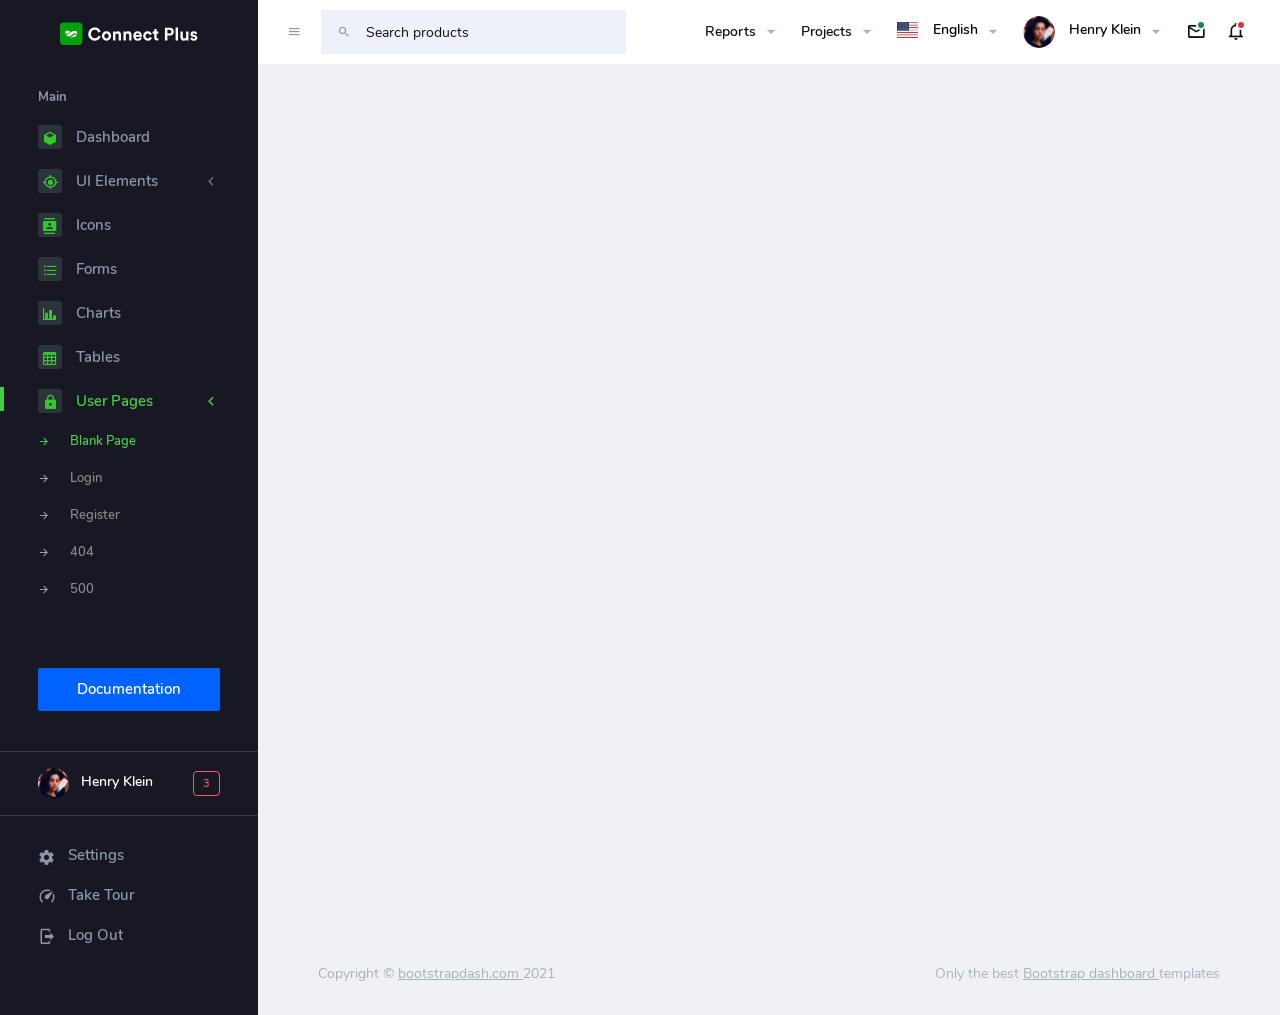
<file: EmployeeAG/template/pages/samples/blank-page.html>
<!DOCTYPE html>
<html lang="en">
  <head>
    <!-- Required meta tags -->
    <meta charset="utf-8">
    <meta name="viewport" content="width=device-width, initial-scale=1, shrink-to-fit=no">
    <title>Connect Plus</title>
    <!-- plugins:css -->
    <link rel="stylesheet" href="../../assets/vendors/mdi/css/materialdesignicons.min.css">
    <link rel="stylesheet" href="../../assets/vendors/flag-icon-css/css/flag-icon.min.css">
    <link rel="stylesheet" href="../../assets/vendors/css/vendor.bundle.base.css">
    <!-- endinject -->
    <!-- Plugin css for this page -->
    <!-- End plugin css for this page -->
    <!-- inject:css -->
    <!-- endinject -->
    <!-- Layout styles -->
    <link rel="stylesheet" href="../../assets/css/style.css">
    <!-- End layout styles -->
    <link rel="shortcut icon" href="../../assets/images/favicon.png" />
  </head>
  <body>
    <div class="container-scroller">
      <!-- partial:../../partials/_navbar.html -->
      <nav class="navbar default-layout-navbar col-lg-12 col-12 p-0 fixed-top d-flex flex-row">
        <div class="text-center navbar-brand-wrapper d-flex align-items-center justify-content-center">
          <a class="navbar-brand brand-logo" href="../../index.html"><img src="../../assets/images/logo.svg" alt="logo" /></a>
          <a class="navbar-brand brand-logo-mini" href="../../index.html"><img src="../../assets/images/logo-mini.svg" alt="logo" /></a>
        </div>
        <div class="navbar-menu-wrapper d-flex align-items-stretch">
          <button class="navbar-toggler navbar-toggler align-self-center" type="button" data-toggle="minimize">
            <span class="mdi mdi-menu"></span>
          </button>
          <div class="search-field d-none d-xl-block">
            <form class="d-flex align-items-center h-100" action="#">
              <div class="input-group">
                <div class="input-group-prepend bg-transparent">
                  <i class="input-group-text border-0 mdi mdi-magnify"></i>
                </div>
                <input type="text" class="form-control bg-transparent border-0" placeholder="Search products">
              </div>
            </form>
          </div>
          <ul class="navbar-nav navbar-nav-right">
            <li class="nav-item  dropdown d-none d-md-block">
              <a class="nav-link dropdown-toggle" id="reportDropdown" href="#" data-bs-toggle="dropdown" aria-expanded="false"> Reports </a>
              <div class="dropdown-menu navbar-dropdown" aria-labelledby="reportDropdown">
                <a class="dropdown-item" href="#">
                  <i class="mdi mdi-file-pdf me-2"></i>PDF </a>
                <div class="dropdown-divider"></div>
                <a class="dropdown-item" href="#">
                  <i class="mdi mdi-file-excel me-2"></i>Excel </a>
                <div class="dropdown-divider"></div>
                <a class="dropdown-item" href="#">
                  <i class="mdi mdi-file-word me-2"></i>doc </a>
              </div>
            </li>
            <li class="nav-item  dropdown d-none d-md-block">
              <a class="nav-link dropdown-toggle" id="projectDropdown" href="#" data-bs-toggle="dropdown" aria-expanded="false"> Projects </a>
              <div class="dropdown-menu navbar-dropdown" aria-labelledby="projectDropdown">
                <a class="dropdown-item" href="#">
                  <i class="mdi mdi-eye-outline me-2"></i>View Project </a>
                <div class="dropdown-divider"></div>
                <a class="dropdown-item" href="#">
                  <i class="mdi mdi-pencil-outline me-2"></i>Edit Project </a>
              </div>
            </li>
            <li class="nav-item nav-language dropdown d-none d-md-block">
              <a class="nav-link dropdown-toggle" id="languageDropdown" href="#" data-bs-toggle="dropdown" aria-expanded="false">
                <div class="nav-language-icon">
                  <i class="flag-icon flag-icon-us" title="us" id="us"></i>
                </div>
                <div class="nav-language-text">
                  <p class="mb-1 text-black">English</p>
                </div>
              </a>
              <div class="dropdown-menu navbar-dropdown" aria-labelledby="languageDropdown">
                <a class="dropdown-item" href="#">
                  <div class="nav-language-icon me-2">
                    <i class="flag-icon flag-icon-ae" title="ae" id="ae"></i>
                  </div>
                  <div class="nav-language-text">
                    <p class="mb-1 text-black">Arabic</p>
                  </div>
                </a>
                <div class="dropdown-divider"></div>
                <a class="dropdown-item" href="#">
                  <div class="nav-language-icon me-2">
                    <i class="flag-icon flag-icon-gb" title="GB" id="gb"></i>
                  </div>
                  <div class="nav-language-text">
                    <p class="mb-1 text-black">English</p>
                  </div>
                </a>
              </div>
            </li>
            <li class="nav-item nav-profile dropdown">
              <a class="nav-link dropdown-toggle" id="profileDropdown" href="#" data-bs-toggle="dropdown" aria-expanded="false">
                <div class="nav-profile-img">
                  <img src="../../assets/images/faces/face28.png" alt="image">
                </div>
                <div class="nav-profile-text">
                  <p class="mb-1 text-black">Henry Klein</p>
                </div>
              </a>
              <div class="dropdown-menu navbar-dropdown dropdown-menu-right p-0 border-0 font-size-sm" aria-labelledby="profileDropdown" data-x-placement="bottom-end">
                <div class="p-3 text-center bg-primary">
                  <img class="img-avatar img-avatar48 img-avatar-thumb" src="../../assets/images/faces/face28.png" alt="">
                </div>
                <div class="p-2">
                  <h5 class="dropdown-header text-uppercase ps-2 text-dark">User Options</h5>
                  <a class="dropdown-item py-1 d-flex align-items-center justify-content-between" href="#">
                    <span>Inbox</span>
                    <span class="p-0">
                      <span class="badge badge-primary">3</span>
                      <i class="mdi mdi-email-open-outline ms-1"></i>
                    </span>
                  </a>
                  <a class="dropdown-item py-1 d-flex align-items-center justify-content-between" href="#">
                    <span>Profile</span>
                    <span class="p-0">
                      <span class="badge badge-success">1</span>
                      <i class="mdi mdi-account-outline ms-1"></i>
                    </span>
                  </a>
                  <a class="dropdown-item py-1 d-flex align-items-center justify-content-between" href="javascript:void(0)">
                    <span>Settings</span>
                    <i class="mdi mdi-settings"></i>
                  </a>
                  <div role="separator" class="dropdown-divider"></div>
                  <h5 class="dropdown-header text-uppercase  ps-2 text-dark mt-2">Actions</h5>
                  <a class="dropdown-item py-1 d-flex align-items-center justify-content-between" href="#">
                    <span>Lock Account</span>
                    <i class="mdi mdi-lock ms-1"></i>
                  </a>
                  <a class="dropdown-item py-1 d-flex align-items-center justify-content-between" href="#">
                    <span>Log Out</span>
                    <i class="mdi mdi-logout ms-1"></i>
                  </a>
                </div>
              </div>
            </li>
            <li class="nav-item dropdown">
              <a class="nav-link count-indicator dropdown-toggle" id="messageDropdown" href="#" data-bs-toggle="dropdown" aria-expanded="false">
                <i class="mdi mdi-email-outline"></i>
                <span class="count-symbol bg-success"></span>
              </a>
              <div class="dropdown-menu dropdown-menu-end navbar-dropdown preview-list" aria-labelledby="messageDropdown">
                <h6 class="p-3 mb-0 bg-primary text-white py-4">Messages</h6>
                <div class="dropdown-divider"></div>
                <a class="dropdown-item preview-item">
                  <div class="preview-thumbnail">
                    <img src="../../assets/images/faces/face4.jpg" alt="image" class="profile-pic">
                  </div>
                  <div class="preview-item-content d-flex align-items-start flex-column justify-content-center">
                    <h6 class="preview-subject ellipsis mb-1 font-weight-normal">Mark send you a message</h6>
                    <p class="text-gray mb-0"> 1 Minutes ago </p>
                  </div>
                </a>
                <div class="dropdown-divider"></div>
                <a class="dropdown-item preview-item">
                  <div class="preview-thumbnail">
                    <img src="../../assets/images/faces/face2.jpg" alt="image" class="profile-pic">
                  </div>
                  <div class="preview-item-content d-flex align-items-start flex-column justify-content-center">
                    <h6 class="preview-subject ellipsis mb-1 font-weight-normal">Cregh send you a message</h6>
                    <p class="text-gray mb-0"> 15 Minutes ago </p>
                  </div>
                </a>
                <div class="dropdown-divider"></div>
                <a class="dropdown-item preview-item">
                  <div class="preview-thumbnail">
                    <img src="../../assets/images/faces/face3.jpg" alt="image" class="profile-pic">
                  </div>
                  <div class="preview-item-content d-flex align-items-start flex-column justify-content-center">
                    <h6 class="preview-subject ellipsis mb-1 font-weight-normal">Profile picture updated</h6>
                    <p class="text-gray mb-0"> 18 Minutes ago </p>
                  </div>
                </a>
                <div class="dropdown-divider"></div>
                <h6 class="p-3 mb-0 text-center">4 new messages</h6>
              </div>
            </li>
            <li class="nav-item dropdown">
              <a class="nav-link count-indicator dropdown-toggle" id="notificationDropdown" href="#" data-bs-toggle="dropdown">
                <i class="mdi mdi-bell-outline"></i>
                <span class="count-symbol bg-danger"></span>
              </a>
              <div class="dropdown-menu dropdown-menu-end navbar-dropdown preview-list" aria-labelledby="notificationDropdown">
                <h6 class="p-3 mb-0 bg-primary text-white py-4">Notifications</h6>
                <div class="dropdown-divider"></div>
                <a class="dropdown-item preview-item">
                  <div class="preview-thumbnail">
                    <div class="preview-icon bg-success">
                      <i class="mdi mdi-calendar"></i>
                    </div>
                  </div>
                  <div class="preview-item-content d-flex align-items-start flex-column justify-content-center">
                    <h6 class="preview-subject font-weight-normal mb-1">Event today</h6>
                    <p class="text-gray ellipsis mb-0"> Just a reminder that you have an event today </p>
                  </div>
                </a>
                <div class="dropdown-divider"></div>
                <a class="dropdown-item preview-item">
                  <div class="preview-thumbnail">
                    <div class="preview-icon bg-warning">
                      <i class="mdi mdi-settings"></i>
                    </div>
                  </div>
                  <div class="preview-item-content d-flex align-items-start flex-column justify-content-center">
                    <h6 class="preview-subject font-weight-normal mb-1">Settings</h6>
                    <p class="text-gray ellipsis mb-0"> Update dashboard </p>
                  </div>
                </a>
                <div class="dropdown-divider"></div>
                <a class="dropdown-item preview-item">
                  <div class="preview-thumbnail">
                    <div class="preview-icon bg-info">
                      <i class="mdi mdi-link-variant"></i>
                    </div>
                  </div>
                  <div class="preview-item-content d-flex align-items-start flex-column justify-content-center">
                    <h6 class="preview-subject font-weight-normal mb-1">Launch Admin</h6>
                    <p class="text-gray ellipsis mb-0"> New admin wow! </p>
                  </div>
                </a>
                <div class="dropdown-divider"></div>
                <h6 class="p-3 mb-0 text-center">See all notifications</h6>
              </div>
            </li>
          </ul>
          <button class="navbar-toggler navbar-toggler-right d-lg-none align-self-center" type="button" data-toggle="offcanvas">
            <span class="mdi mdi-menu"></span>
          </button>
        </div>
      </nav>
      <!-- partial -->
      <div class="container-fluid page-body-wrapper">
        <!-- partial:../../partials/_sidebar.html -->
        <nav class="sidebar sidebar-offcanvas" id="sidebar">
          <ul class="nav">
            <li class="nav-item nav-category">Main</li>
            <li class="nav-item">
              <a class="nav-link" href="../../index.html">
                <span class="icon-bg"><i class="mdi mdi-cube menu-icon"></i></span>
                <span class="menu-title">Dashboard</span>
              </a>
            </li>
            <li class="nav-item">
              <a class="nav-link" data-bs-toggle="collapse" href="#ui-basic" aria-expanded="false" aria-controls="ui-basic">
                <span class="icon-bg"><i class="mdi mdi-crosshairs-gps menu-icon"></i></span>
                <span class="menu-title">UI Elements</span>
                <i class="menu-arrow"></i>
              </a>
              <div class="collapse" id="ui-basic">
                <ul class="nav flex-column sub-menu">
                  <li class="nav-item"> <a class="nav-link" href="../../pages/ui-features/buttons.html">Buttons</a></li>
                  <li class="nav-item"> <a class="nav-link" href="../../pages/ui-features/dropdowns.html">Dropdowns</a></li>
                  <li class="nav-item"> <a class="nav-link" href="../../pages/ui-features/typography.html">Typography</a></li>
                </ul>
              </div>
            </li>
            <li class="nav-item">
              <a class="nav-link" href="../../pages/icons/mdi.html">
                <span class="icon-bg"><i class="mdi mdi-contacts menu-icon"></i></span>
                <span class="menu-title">Icons</span>
              </a>
            </li>
            <li class="nav-item">
              <a class="nav-link" href="../../pages/forms/basic_elements.html">
                <span class="icon-bg"><i class="mdi mdi-format-list-bulleted menu-icon"></i></span>
                <span class="menu-title">Forms</span>
              </a>
            </li>
            <li class="nav-item">
              <a class="nav-link" href="../../pages/charts/chartjs.html">
                <span class="icon-bg"><i class="mdi mdi-chart-bar menu-icon"></i></span>
                <span class="menu-title">Charts</span>
              </a>
            </li>
            <li class="nav-item">
              <a class="nav-link" href="../../pages/tables/basic-table.html">
                <span class="icon-bg"><i class="mdi mdi-table-large menu-icon"></i></span>
                <span class="menu-title">Tables</span>
              </a>
            </li>
            <li class="nav-item">
              <a class="nav-link" data-bs-toggle="collapse" href="#auth" aria-expanded="false" aria-controls="auth">
                <span class="icon-bg"><i class="mdi mdi-lock menu-icon"></i></span>
                <span class="menu-title">User Pages</span>
                <i class="menu-arrow"></i>
              </a>
              <div class="collapse" id="auth">
                <ul class="nav flex-column sub-menu">
                  <li class="nav-item"> <a class="nav-link" href="../../pages/samples/blank-page.html"> Blank Page </a></li>
                  <li class="nav-item"> <a class="nav-link" href="../../pages/samples/login.html"> Login </a></li>
                  <li class="nav-item"> <a class="nav-link" href="../../pages/samples/register.html"> Register </a></li>
                  <li class="nav-item"> <a class="nav-link" href="../../pages/samples/error-404.html"> 404 </a></li>
                  <li class="nav-item"> <a class="nav-link" href="../../pages/samples/error-500.html"> 500 </a></li>
                </ul>
              </div>
            </li>
            <li class="nav-item documentation-link">
              <a class="nav-link" href="http://www.bootstrapdash.com/demo/connect-plus-free/jquery/documentation/documentation.html" target="_blank">
                <span class="icon-bg">
                  <i class="mdi mdi-file-document-box menu-icon"></i>
                </span>
                <span class="menu-title">Documentation</span>
              </a>
            </li>
            <li class="nav-item sidebar-user-actions">
              <div class="user-details">
                <div class="d-flex justify-content-between align-items-center">
                  <div>
                    <div class="d-flex align-items-center">
                      <div class="sidebar-profile-img">
                        <img src="../../assets/images/faces/face28.png" alt="image">
                      </div>
                      <div class="sidebar-profile-text">
                        <p class="mb-1">Henry Klein</p>
                      </div>
                    </div>
                  </div>
                  <div class="badge badge-danger">3</div>
                </div>
              </div>
            </li>
            <li class="nav-item sidebar-user-actions">
              <div class="sidebar-user-menu">
                <a href="#" class="nav-link"><i class="mdi mdi-settings menu-icon"></i>
                  <span class="menu-title">Settings</span>
                </a>
              </div>
            </li>
            <li class="nav-item sidebar-user-actions">
              <div class="sidebar-user-menu">
                <a href="#" class="nav-link"><i class="mdi mdi-speedometer menu-icon"></i>
                  <span class="menu-title">Take Tour</span></a>
              </div>
            </li>
            <li class="nav-item sidebar-user-actions">
              <div class="sidebar-user-menu">
                <a href="#" class="nav-link"><i class="mdi mdi-logout menu-icon"></i>
                  <span class="menu-title">Log Out</span></a>
              </div>
            </li>
          </ul>
        </nav>
        <!-- partial -->
        <div class="main-panel">
          <div class="content-wrapper">
          </div>
          <!-- content-wrapper ends -->
          <!-- partial:../../partials/_footer.html -->
          <footer class="footer">
            <div class="footer-inner-wraper">
              <div class="d-sm-flex justify-content-center justify-content-sm-between py-2">
                <span class="text-muted text-center text-sm-left d-block d-sm-inline-block">Copyright © <a href="https://www.bootstrapdash.com/" target="_blank">bootstrapdash.com </a>2021</span>
                <span class="float-none float-sm-right d-block mt-1 mt-sm-0 text-center">Only the best <a href="https://www.bootstrapdash.com/" target="_blank"> Bootstrap dashboard </a> templates</span>
              </div>
            </div>
          </footer>
          <!-- partial -->
        </div>
        <!-- main-panel ends -->
      </div>
      <!-- page-body-wrapper ends -->
    </div>
    <!-- container-scroller -->
    <!-- plugins:js -->
    <script src="../../assets/vendors/js/vendor.bundle.base.js"></script>
    <!-- endinject -->
    <!-- Plugin js for this page -->
    <!-- End plugin js for this page -->
    <!-- inject:js -->
    <script src="../../assets/js/off-canvas.js"></script>
    <script src="../../assets/js/hoverable-collapse.js"></script>
    <script src="../../assets/js/misc.js"></script>
    <!-- endinject -->
    <!-- Custom js for this page -->
    <!-- End custom js for this page -->
  </body>
</html>
</file>
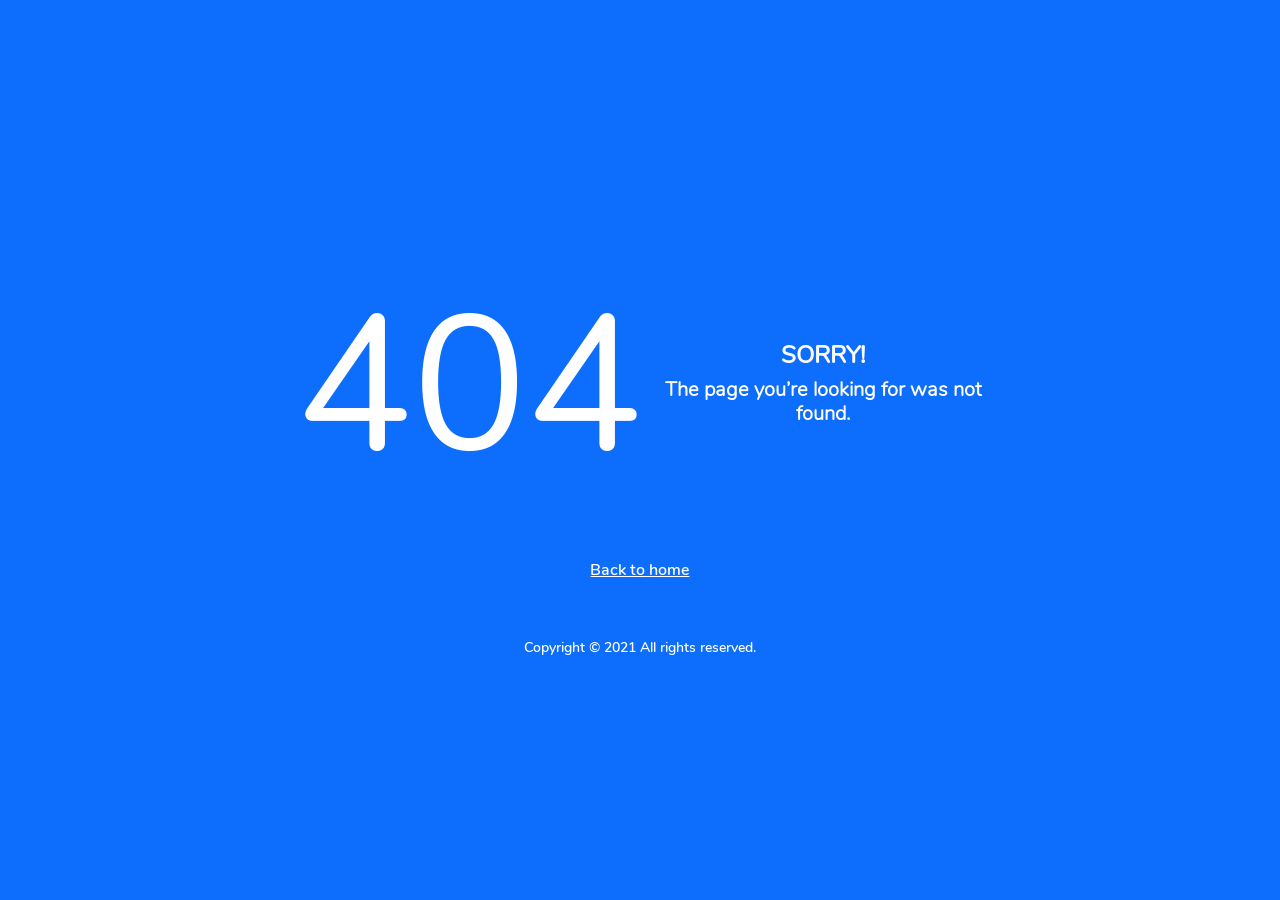
<file: EmployeeAG/template/pages/samples/error-404.html>
<!DOCTYPE html>
<html lang="en">
  <head>
    <!-- Required meta tags -->
    <meta charset="utf-8">
    <meta name="viewport" content="width=device-width, initial-scale=1, shrink-to-fit=no">
    <title>Connect Plus</title>
    <!-- plugins:css -->
    <link rel="stylesheet" href="../../assets/vendors/mdi/css/materialdesignicons.min.css">
    <link rel="stylesheet" href="../../assets/vendors/flag-icon-css/css/flag-icon.min.css">
    <link rel="stylesheet" href="../../assets/vendors/css/vendor.bundle.base.css">
    <!-- endinject -->
    <!-- Plugin css for this page -->
    <!-- End Plugin css for this page -->
    <!-- inject:css -->
    <!-- endinject -->
    <!-- Layout styles -->
    <link rel="stylesheet" href="../../assets/css/style.css">
    <!-- End layout styles -->
    <link rel="shortcut icon" href="../../assets/images/favicon.png" />
  </head>
  <body>
    <div class="container-scroller">
      <div class="container-fluid page-body-wrapper full-page-wrapper">
        <div class="content-wrapper d-flex align-items-center text-center error-page bg-primary">
          <div class="row flex-grow">
            <div class="col-lg-7 mx-auto text-white">
              <div class="row align-items-center d-flex flex-row">
                <div class="col-lg-6 text-lg-right pr-lg-4">
                  <h1 class="display-1 mb-0">404</h1>
                </div>
                <div class="col-lg-6 error-page-divider text-lg-left ps-lg-4">
                  <h2>SORRY!</h2>
                  <h3 class="font-weight-light">The page you’re looking for was not found.</h3>
                </div>
              </div>
              <div class="row mt-5">
                <div class="col-12 text-center mt-xl-2">
                  <a class="text-white font-weight-medium" href="../../index.html">Back to home</a>
                </div>
              </div>
              <div class="row mt-5">
                <div class="col-12 mt-xl-2">
                  <p class="text-white font-weight-medium text-center">Copyright &copy; 2021 All rights reserved.</p>
                </div>
              </div>
            </div>
          </div>
        </div>
        <!-- content-wrapper ends -->
      </div>
      <!-- page-body-wrapper ends -->
    </div>
    <!-- container-scroller -->
    <!-- plugins:js -->
    <script src="../../assets/vendors/js/vendor.bundle.base.js"></script>
    <!-- endinject -->
    <!-- Plugin js for this page -->
    <!-- End plugin js for this page -->
    <!-- inject:js -->
    <script src="../../assets/js/off-canvas.js"></script>
    <script src="../../assets/js/hoverable-collapse.js"></script>
    <script src="../../assets/js/misc.js"></script>
    <!-- endinject -->
  </body>
</html>
</file>
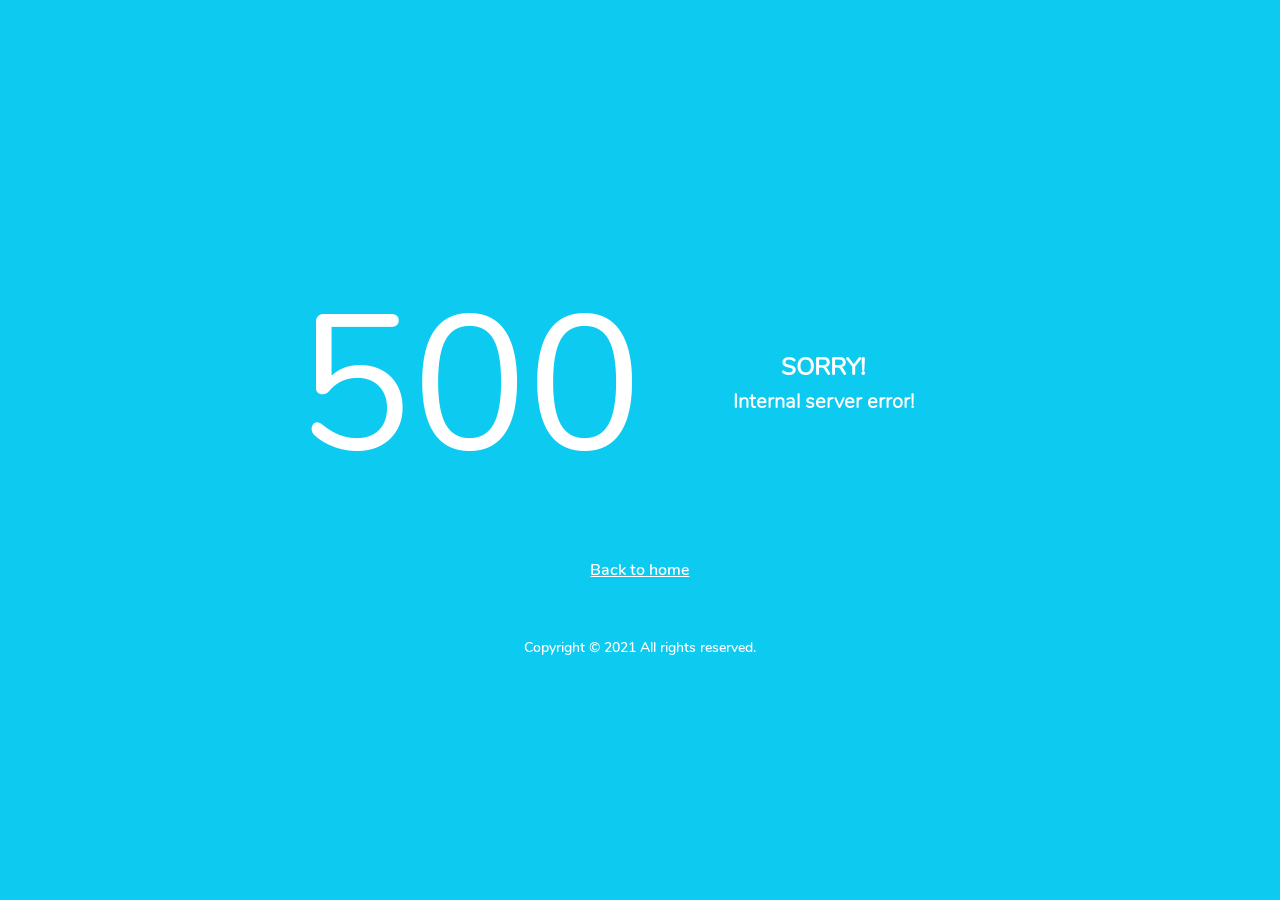
<file: EmployeeAG/template/pages/samples/error-500.html>
<!DOCTYPE html>
<html lang="en">
  <head>
    <!-- Required meta tags -->
    <meta charset="utf-8">
    <meta name="viewport" content="width=device-width, initial-scale=1, shrink-to-fit=no">
    <title>Connect Plus</title>
    <!-- plugins:css -->
    <link rel="stylesheet" href="../../assets/vendors/mdi/css/materialdesignicons.min.css">
    <link rel="stylesheet" href="../../assets/vendors/flag-icon-css/css/flag-icon.min.css">
    <link rel="stylesheet" href="../../assets/vendors/css/vendor.bundle.base.css">
    <!-- endinject -->
    <!-- Plugin css for this page -->
    <!-- End Plugin css for this page -->
    <!-- inject:css -->
    <!-- endinject -->
    <!-- Layout styles -->
    <link rel="stylesheet" href="../../assets/css/style.css">
    <!-- End layout styles -->
    <link rel="shortcut icon" href="../../assets/images/favicon.png" />
  </head>
  <body>
    <div class="container-scroller">
      <div class="container-fluid page-body-wrapper full-page-wrapper">
        <div class="content-wrapper d-flex align-items-center text-center error-page bg-info">
          <div class="row flex-grow">
            <div class="col-lg-7 mx-auto text-white">
              <div class="row align-items-center d-flex flex-row">
                <div class="col-lg-6 text-lg-right pr-lg-4">
                  <h1 class="display-1 mb-0">500</h1>
                </div>
                <div class="col-lg-6 error-page-divider text-lg-left ps-lg-4">
                  <h2>SORRY!</h2>
                  <h3 class="font-weight-light">Internal server error!</h3>
                </div>
              </div>
              <div class="row mt-5">
                <div class="col-12 text-center mt-xl-2">
                  <a class="text-white font-weight-medium" href="../../index.html">Back to home</a>
                </div>
              </div>
              <div class="row mt-5">
                <div class="col-12 mt-xl-2">
                  <p class="text-white font-weight-medium text-center">Copyright &copy; 2021 All rights reserved.</p>
                </div>
              </div>
            </div>
          </div>
        </div>
        <!-- content-wrapper ends -->
      </div>
      <!-- page-body-wrapper ends -->
    </div>
    <!-- container-scroller -->
    <!-- plugins:js -->
    <script src="../../assets/vendors/js/vendor.bundle.base.js"></script>
    <!-- endinject -->
    <!-- Plugin js for this page -->
    <!-- End plugin js for this page -->
    <!-- inject:js -->
    <script src="../../assets/js/off-canvas.js"></script>
    <script src="../../assets/js/hoverable-collapse.js"></script>
    <script src="../../assets/js/misc.js"></script>
    <!-- endinject -->
  </body>
</html>
</file>
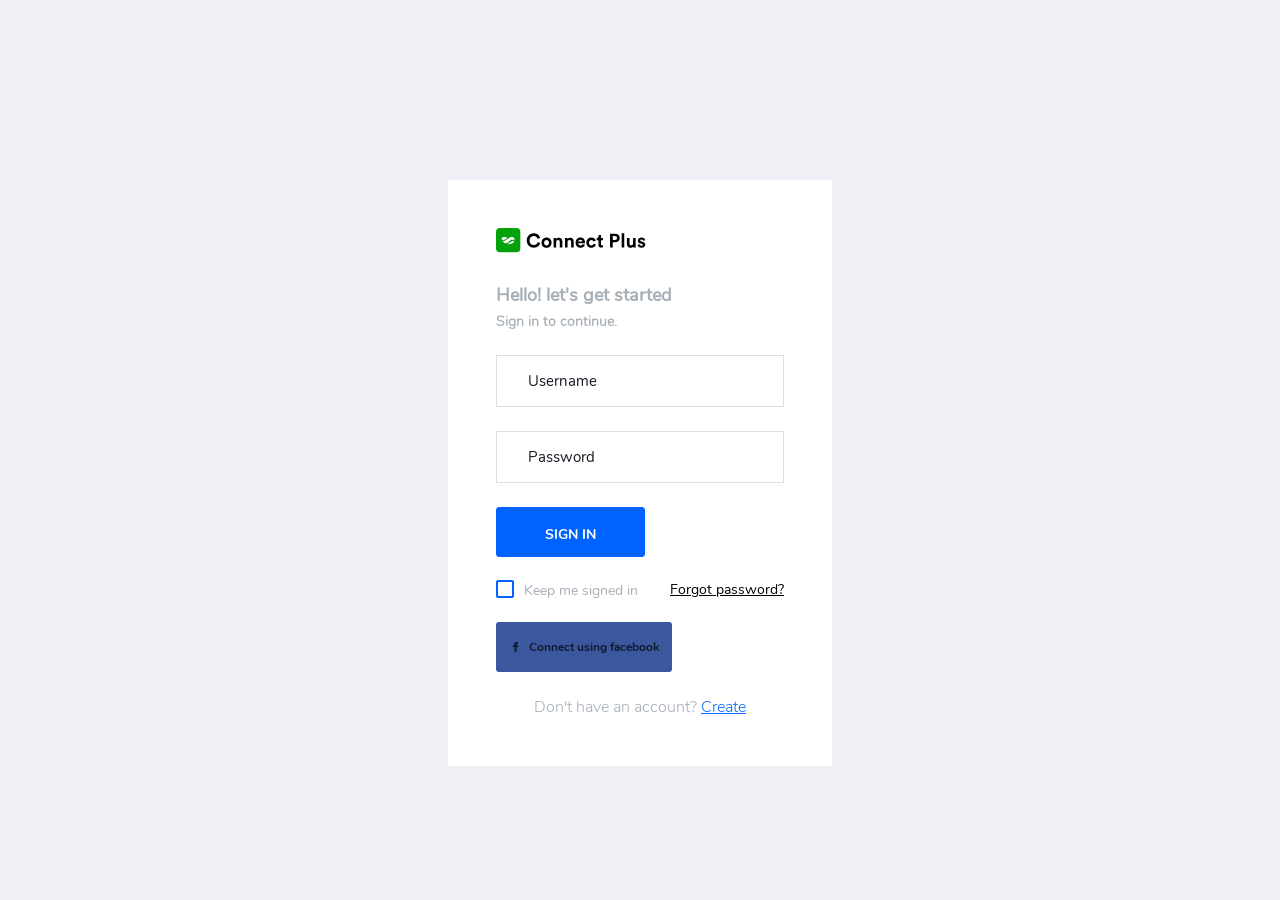
<file: EmployeeAG/template/pages/samples/login.html>
<!DOCTYPE html>
<html lang="en">
  <head>
    <!-- Required meta tags -->
    <meta charset="utf-8">
    <meta name="viewport" content="width=device-width, initial-scale=1, shrink-to-fit=no">
    <title>Connect Plus</title>
    <!-- plugins:css -->
    <link rel="stylesheet" href="../../assets/vendors/mdi/css/materialdesignicons.min.css">
    <link rel="stylesheet" href="../../assets/vendors/flag-icon-css/css/flag-icon.min.css">
    <link rel="stylesheet" href="../../assets/vendors/css/vendor.bundle.base.css">
    <!-- endinject -->
    <!-- Plugin css for this page -->
    <!-- End plugin css for this page -->
    <!-- inject:css -->
    <!-- endinject -->
    <!-- Layout styles -->
    <link rel="stylesheet" href="../../assets/css/style.css">
    <!-- End layout styles -->
    <link rel="shortcut icon" href="../../assets/images/favicon.png" />
  </head>
  <body>
    <div class="container-scroller">
      <div class="container-fluid page-body-wrapper full-page-wrapper">
        <div class="content-wrapper d-flex align-items-center auth">
          <div class="row flex-grow">
            <div class="col-lg-4 mx-auto">
              <div class="auth-form-light text-left p-5">
                <div class="brand-logo">
                  <img src="../../assets/images/logo-dark.svg">
                </div>
                <h4>Hello! let's get started</h4>
                <h6 class="font-weight-light">Sign in to continue.</h6>
                <form class="pt-3">
                  <div class="form-group">
                    <input type="email" class="form-control form-control-lg" id="exampleInputEmail1" placeholder="Username">
                  </div>
                  <div class="form-group">
                    <input type="password" class="form-control form-control-lg" id="exampleInputPassword1" placeholder="Password">
                  </div>
                  <div class="mt-3">
                    <a class="btn btn-block btn-primary btn-lg font-weight-medium auth-form-btn" href="../../index.html">SIGN IN</a>
                  </div>
                  <div class="my-2 d-flex justify-content-between align-items-center">
                    <div class="form-check">
                      <label class="form-check-label text-muted">
                        <input type="checkbox" class="form-check-input"> Keep me signed in </label>
                    </div>
                    <a href="#" class="auth-link text-black">Forgot password?</a>
                  </div>
                  <div class="mb-2">
                    <button type="button" class="btn btn-block btn-facebook auth-form-btn">
                      <i class="mdi mdi-facebook me-2"></i>Connect using facebook </button>
                  </div>
                  <div class="text-center mt-4 font-weight-light"> Don't have an account? <a href="register.html" class="text-primary">Create</a>
                  </div>
                </form>
              </div>
            </div>
          </div>
        </div>
        <!-- content-wrapper ends -->
      </div>
      <!-- page-body-wrapper ends -->
    </div>
    <!-- container-scroller -->
    <!-- plugins:js -->
    <script src="../../assets/vendors/js/vendor.bundle.base.js"></script>
    <!-- endinject -->
    <!-- Plugin js for this page -->
    <!-- End plugin js for this page -->
    <!-- inject:js -->
    <script src="../../assets/js/off-canvas.js"></script>
    <script src="../../assets/js/hoverable-collapse.js"></script>
    <script src="../../assets/js/misc.js"></script>
    <!-- endinject -->
  </body>
</html>
</file>
<file: EmployeeAG/template/assets/vendors/css/vendor.bundle.base.css>
/*
 * Container style
 */
.ps {
  overflow: hidden !important;
  overflow-anchor: none;
  -ms-overflow-style: none;
  touch-action: auto;
  -ms-touch-action: auto;
}

/*
 * Scrollbar rail styles
 */
.ps__rail-x {
  display: none;
  opacity: 0;
  transition: background-color .2s linear, opacity .2s linear;
  -webkit-transition: background-color .2s linear, opacity .2s linear;
  height: 15px;
  /* there must be 'bottom' or 'top' for ps__rail-x */
  bottom: 0px;
  /* please don't change 'position' */
  position: absolute;
}

.ps__rail-y {
  display: none;
  opacity: 0;
  transition: background-color .2s linear, opacity .2s linear;
  -webkit-transition: background-color .2s linear, opacity .2s linear;
  width: 15px;
  /* there must be 'right' or 'left' for ps__rail-y */
  right: 0;
  /* please don't change 'position' */
  position: absolute;
}

.ps--active-x > .ps__rail-x,
.ps--active-y > .ps__rail-y {
  display: block;
  background-color: transparent;
}

.ps:hover > .ps__rail-x,
.ps:hover > .ps__rail-y,
.ps--focus > .ps__rail-x,
.ps--focus > .ps__rail-y,
.ps--scrolling-x > .ps__rail-x,
.ps--scrolling-y > .ps__rail-y {
  opacity: 0.6;
}

.ps .ps__rail-x:hover,
.ps .ps__rail-y:hover,
.ps .ps__rail-x:focus,
.ps .ps__rail-y:focus,
.ps .ps__rail-x.ps--clicking,
.ps .ps__rail-y.ps--clicking {
  background-color: #eee;
  opacity: 0.9;
}

/*
 * Scrollbar thumb styles
 */
.ps__thumb-x {
  background-color: #aaa;
  border-radius: 6px;
  transition: background-color .2s linear, height .2s ease-in-out;
  -webkit-transition: background-color .2s linear, height .2s ease-in-out;
  height: 6px;
  /* there must be 'bottom' for ps__thumb-x */
  bottom: 2px;
  /* please don't change 'position' */
  position: absolute;
}

.ps__thumb-y {
  background-color: #aaa;
  border-radius: 6px;
  transition: background-color .2s linear, width .2s ease-in-out;
  -webkit-transition: background-color .2s linear, width .2s ease-in-out;
  width: 6px;
  /* there must be 'right' for ps__thumb-y */
  right: 2px;
  /* please don't change 'position' */
  position: absolute;
}

.ps__rail-x:hover > .ps__thumb-x,
.ps__rail-x:focus > .ps__thumb-x,
.ps__rail-x.ps--clicking .ps__thumb-x {
  background-color: #999;
  height: 11px;
}

.ps__rail-y:hover > .ps__thumb-y,
.ps__rail-y:focus > .ps__thumb-y,
.ps__rail-y.ps--clicking .ps__thumb-y {
  background-color: #999;
  width: 11px;
}

/* MS supports */
@supports (-ms-overflow-style: none) {
  .ps {
    overflow: auto !important;
  }
}

@media screen and (-ms-high-contrast: active), (-ms-high-contrast: none) {
  .ps {
    overflow: auto !important;
  }
}
</file>
<file: EmployeeAG/template/ckeditor/samples/css/samples.css>
/**
 * @license Copyright (c) 2003-2022, CKSource Holding sp. z o.o. All rights reserved.
 * For licensing, see LICENSE.md or https://ckeditor.com/legal/ckeditor-oss-license
 */
@media (max-width: 900px) {
  .global-is-mobile-hidden {
    display: none !important;
  }
}
article,
aside,
details,
figcaption,
figure,
footer,
header,
hgroup,
main,
menu,
nav,
section {
  display: block;
}
body,
html {
  margin: 0;
  padding: 0;
  font: 16px / 1.8 Arial, 'Helvetica Neue', Helvetica, sans-serif;
  font-weight: 300;
  color: #575757;
}
.grid-width-10 {
  width: 10%;
}
.grid-width-20 {
  width: 20%;
}
.grid-width-30 {
  width: 30%;
}
.grid-width-40 {
  width: 40%;
}
.grid-width-50 {
  width: 50%;
}
.grid-width-60 {
  width: 60%;
}
.grid-width-70 {
  width: 70%;
}
.grid-width-80 {
  width: 80%;
}
.grid-width-90 {
  width: 90%;
}
.grid-width-100 {
  width: 100%;
}
@media (max-width: 900px) {
  .grid-width-10,
  .grid-width-20,
  .grid-width-30,
  .grid-width-40,
  .grid-width-50,
  .grid-width-60,
  .grid-width-70,
  .grid-width-80,
  .grid-width-90,
  .grid-width-100 {
    width: 100%;
  }
}
*[class*="grid-width"] {
  -webkit-box-sizing: border-box;
  -moz-box-sizing: border-box;
  box-sizing: border-box;
  padding-left: 4%;
  padding-right: 4%;
  float: left;
}
*[class*="grid-width"]:after,
.grid-container:after,
*[class*="grid-width"]:before,
.grid-container:before {
  content: '';
  display: block;
  overflow: hidden;
  visibility: hidden;
  font-size: 0;
  line-height: 0;
  width: 0;
  height: 0;
}
*[class*="grid-width"]:after,
.grid-container:after {
  clear: both;
}
.grid-container {
  -webkit-box-sizing: border-box;
  -moz-box-sizing: border-box;
  box-sizing: border-box;
  margin-left: auto;
  margin-right: auto;
}
.grid-container-nested *[class*="grid-width"]:first-child {
  padding-left: 0;
}
.grid-container-nested *[class*="grid-width"]:last-child {
  padding-right: 0;
}
@media (max-width: 900px) {
  .grid-container-nested *[class*="grid-width"]:first-child {
    padding-left: 4%;
  }
  .grid-container-nested *[class*="grid-width"]:last-child {
    padding-right: 4%;
  }
}
.header-a {
  min-height: 140px;
  overflow: hidden;
}
.header-a .header-a-logo {
  margin: 40px 0 0;
}
@media (max-width: 900px) {
  .header-a .header-a-logo {
    text-align: center;
  }
}
.header-a .header-a-logo img {
  border: transparent;
}
.navigation-a {
  height: 30px;
  background: #3D3D3D;
  position: absolute;
  left: 0;
  right: 0;
  top: 0;
  padding: 0;
  overflow: hidden;
}
@media (max-width: 900px) {
  .navigation-a {
    text-align: center;
  }
}
.navigation-a ul {
  list-style: none;
  margin: 0;
  overflow: hidden;
}
.navigation-a ul li,
.navigation-a ul li a {
  display: inline-block;
}
@media (max-width: 900px) {
  .navigation-a ul {
    width: auto;
    text-overflow: ellipsis;
    white-space: nowrap;
    display: inline-block;
    float: none;
  }
  .navigation-a ul:before,
  .navigation-a ul:after {
    display: none;
  }
}
.navigation-a ul.navigation-a-left {
  text-align: left;
}
@media (max-width: 900px) {
  .navigation-a ul.navigation-a-left {
    padding-right: 0;
  }
}
.navigation-a ul.navigation-a-right {
  text-align: right;
}
@media (max-width: 900px) {
  .navigation-a ul.navigation-a-right {
    padding-left: 23px;
  }
}
.navigation-a ul li + li {
  margin-left: 23px;
}
.navigation-a ul li a {
  font-size: 10px;
  font-size: 0.625rem;
  line-height: 18px;
  line-height: 1.13rem;
  line-height: 30px;
  float: left;
  color: #ddd;
  font-weight: bold;
  text-decoration: none;
  text-transform: uppercase;
}
.navigation-a ul li a:hover {
  cursor: pointer;
  color: #fff;
}
.icon-navigation-a-github:before,
.icon-navigation-a-github:after {
  background-image: url("[data-uri]");
}
.navigation-b {
  text-align: right;
  margin: 52px 0 0;
  overflow: visible;
}
@media (max-width: 900px) {
  .navigation-b {
    text-align: center;
    margin-top: 20px;
    padding: 0;
  }
}
.navigation-b ul {
  padding: 0;
  list-style: none;
  margin: 0;
  overflow: visible;
}
.navigation-b ul li,
.navigation-b ul li a {
  display: inline-block;
}
@media (max-width: 900px) {
  .navigation-b ul {
    display: table;
    width: 100%;
    padding-bottom: 1.5em;
  }
}
@media (max-width: 900px) {
  .navigation-b ul li {
    display: table-row;
  }
}
.navigation-b ul li + li {
  margin-left: 20px;
}
@media (max-width: 900px) {
  .navigation-b ul li + li {
    margin-left: 0;
  }
}
.navigation-b ul li a {
  -webkit-box-sizing: border-box;
  -moz-box-sizing: border-box;
  box-sizing: border-box;
  text-transform: uppercase;
  text-decoration: none;
  outline: none;
}
@media (max-width: 900px) {
  .navigation-b ul li a {
    width: 100%;
    -webkit-border-radius: 0;
    -webkit-background-clip: padding-box;
    -moz-border-radius: 0;
    -moz-background-clip: padding;
    border-radius: 0;
    background-clip: padding-box;
  }
}
.footer-a {
  font-size: 13px;
  font-size: 0.8125rem;
  line-height: 23.4px;
  line-height: 1.46rem;
  padding-top: 2.25em;
  padding-bottom: 2.25em;
  overflow: hidden;
  color: #8a8a8a;
}
.footer-a a {
  color: #0287D0;
  text-decoration: none;
  border-bottom: 1px dotted #0287D0;
}
.footer-a a:hover {
  color: #0277b7;
}
.footer-a p {
  margin: 0;
  display: inline-block;
  text-align: center;
}
.content {
  font-size: 14px;
  font-size: 0.875rem;
  line-height: 25.2px;
  line-height: 1.57rem;
  overflow: hidden;
  padding-top: 1.5em;
  padding-bottom: 1.5em;
}
.content p {
  margin: 0.75em 0;
}
.content ul,
.content ol,
.content pre,
.content blockquote,
.content textarea:not([class^="cke"]),
.content .cke {
  margin: 1.875em 0;
}
.content code,
.content kbd {
  -webkit-border-radius: 3px;
  -webkit-background-clip: padding-box;
  -moz-border-radius: 3px;
  -moz-background-clip: padding;
  border-radius: 3px;
  background-clip: padding-box;
  padding: 3px 4px;
}
.content pre,
.content code,
.content kbd,
.content blockquote {
  background: #f5f5f5;
}
.content blockquote,
.content pre {
  background: none;
  border-left: 4px solid #0287D0;
  padding: 1.5em 2.25em;
}
.content p a,
.content ul a,
.content ol a,
.content blockquote a,
.content h1 a,
.content h2 a,
.content h3 a,
.content h4 a,
.content h5 a {
  color: #0287D0;
  text-decoration: none;
  border-bottom: 1px dotted #0287D0;
}
.content p a:hover,
.content ul a:hover,
.content ol a:hover,
.content blockquote a:hover,
.content h1 a:hover,
.content h2 a:hover,
.content h3 a:hover,
.content h4 a:hover,
.content h5 a:hover {
  color: #0277b7;
}
.content h1,
.content h2,
.content h3,
.content h4,
.content h5 {
  color: #000;
  font-weight: 100;
}
.content h1 code,
.content h2 code,
.content h3 code,
.content h4 code,
.content h5 code,
.content h1 kbd,
.content h2 kbd,
.content h3 kbd,
.content h4 kbd,
.content h5 kbd {
  font-size: inherit;
}
.content h1 a.content-heading-anchor,
.content h2 a.content-heading-anchor,
.content h3 a.content-heading-anchor,
.content h4 a.content-heading-anchor,
.content h5 a.content-heading-anchor {
  font-weight: 100;
  vertical-align: middle;
  opacity: 0;
  border: 0;
}
.content h1:hover a.content-heading-anchor,
.content h2:hover a.content-heading-anchor,
.content h3:hover a.content-heading-anchor,
.content h4:hover a.content-heading-anchor,
.content h5:hover a.content-heading-anchor {
  opacity: 1;
}
.content h1:target a,
.content h2:target a,
.content h3:target a,
.content h4:target a,
.content h5:target a {
  -webkit-animation: targetLinkOpacity 0.5s linear alternate;
  -moz-animation: targetLinkOpacity 0.5s linear alternate;
  -o-animation: targetLinkOpacity 0.5s linear alternate;
  animation: targetLinkOpacity 0.5s linear alternate;
  opacity: 1;
}
.content input,
.content select,
.content textarea:not([class^="cke"]) {
  -webkit-border-radius: 3px;
  -webkit-background-clip: padding-box;
  -moz-border-radius: 3px;
  -moz-background-clip: padding;
  border-radius: 3px;
  background-clip: padding-box;
  -webkit-box-shadow: inset 0 1px 1px rgba(0, 0, 0, 0.08);
  -moz-box-shadow: inset 0 1px 1px rgba(0, 0, 0, 0.08);
  box-shadow: inset 0 1px 1px rgba(0, 0, 0, 0.08);
  font: inherit;
  color: inherit;
  border: 1px solid #D9D9D9;
  padding: .2em .5em;
}
.content input:focus,
.content select:focus,
.content textarea:not([class^="cke"]):focus {
  border-color: #66afe9;
  outline: 0;
  -webkit-box-shadow: inset 0 1px 1px rgba(0, 0, 0, 0.08), 0 0 8px #93c6ef;
  -moz-box-shadow: inset 0 1px 1px rgba(0, 0, 0, 0.08), 0 0 8px #93c6ef;
  box-shadow: inset 0 1px 1px rgba(0, 0, 0, 0.08), 0 0 8px #93c6ef;
}
.content abbr {
  border-bottom: 1px dotted #666;
  cursor: pointer;
}
.content blockquote {
  font-style: italic;
  font-family: Georgia, Times, "Times New Roman", serif;
  font-size: 16px;
  font-size: 1rem;
  line-height: 28.8px;
  line-height: 1.8rem;
}
.content em {
  font-style: italic;
}
.content h1 {
  font-size: 36px;
  font-size: 2.25rem;
  line-height: 64.8px;
  line-height: 4.05rem;
  margin: 1.125em 0 0;
}
.content h2 {
  font-size: 27.2px;
  font-size: 1.7rem;
  line-height: 48.96px;
  line-height: 3.06rem;
  margin: 0.9em 0 0;
}
.content h3 {
  font-size: 24px;
  font-size: 1.5rem;
  line-height: 43.2px;
  line-height: 2.7rem;
  font-weight: 500;
  margin: 0.75em 0 0;
}
.content h4 {
  font-size: 19.2px;
  font-size: 1.2rem;
  line-height: 34.56px;
  line-height: 2.16rem;
  font-weight: 500;
  margin: 0.75em 0 0;
}
.content h5 {
  font-size: 17.6px;
  font-size: 1.1rem;
  line-height: 31.68px;
  line-height: 1.98rem;
  font-weight: 500;
  margin: 0.75em 0 0;
}
.content hr {
  border: 0;
  border-top: 4px solid #D9D9D9;
  margin: 1.5em 0;
}
.content input[type="text"] {
  height: 1.8em;
  line-height: 1.8em;
}
.content input[type="button"] {
  -webkit-appearance: button;
  -moz-appearance: button;
  appearance: button;
}
.content kbd {
  font-size: 12px;
  font-size: 0.75rem;
  line-height: 21.6px;
  line-height: 1.35rem;
  font-family: Arial, 'Helvetica Neue', Helvetica, sans-serif;
  padding: 2px 6px;
  -webkit-box-shadow: 0 0 4px #fff inset, 0 2px 0 #D9D9D9;
  -moz-box-shadow: 0 0 4px #fff inset, 0 2px 0 #D9D9D9;
  box-shadow: 0 0 4px #fff inset, 0 2px 0 #D9D9D9;
}
.content p img {
  vertical-align: middle;
}
.content p pre {
  padding: 1.5em;
}
.content pre {
  padding: 0;
  border: 0;
  tab-size: 4;
  -o-tab-size: 4;
  -moz-tab-size: 4;
}
.content pre,
.content code {
  font-size: 11.89px;
  font-size: 0.743rem;
  line-height: 21.4px;
  line-height: 1.34rem;
  font-family: Consolas, Menlo, Monaco, Lucida Console, Liberation Mono, DejaVu Sans Mono, Bitstream Vera Sans Mono, Courier New, monospace, serif;
}
.content pre a,
.content code a {
  border: 0;
}
.content pre code {
  padding: 0.75em;
  display: block;
}
.content strong {
  color: #000;
}
.content ul ul,
.content ol ul,
.content ul ol,
.content ol ol {
  margin: 0.75em 0;
}
.content ul li,
.content ol li {
  font-size: 14px;
  font-size: 0.875rem;
  line-height: 30.24px;
  line-height: 1.89rem;
}
.content textarea:not([class^="cke"]) {
  width: 100%;
}
.content div.todo {
  border: 2px dotted #444;
  padding: 10px;
  margin: 60px 0 10px 0;
  /* Remove me some day */
}
.content div.todo:before {
  content: "TODO";
  font-weight: bold;
}
body a.button-a,
body button.button-a,
body input.button-a {
  -webkit-border-radius: 3px;
  -webkit-background-clip: padding-box;
  -moz-border-radius: 3px;
  -moz-background-clip: padding;
  border-radius: 3px;
  background-clip: padding-box;
  font-size: 14px;
  font-size: 0.875rem;
  line-height: 25.2px;
  line-height: 1.57rem;
  height: 36px;
  line-height: 36px;
  padding: 0 1.1em;
  font-weight: 700;
  color: #3e3e3e;
  white-space: nowrap;
  text-decoration: none;
  display: inline-block;
  cursor: pointer;
  border: 0;
  vertical-align: middle;
  margin: 1px 0;
  background: transparent;
}
body a.button-a.icon-pos-left,
body button.button-a.icon-pos-left,
body input.button-a.icon-pos-left {
  padding-left: .8em;
}
body a.button-a.icon-pos-right,
body button.button-a.icon-pos-right,
body input.button-a.icon-pos-right {
  padding-right: .8em;
}
body a.button-a.button-a-no-text,
body button.button-a.button-a-no-text,
body input.button-a.button-a-no-text {
  -webkit-border-radius: 100px;
  -webkit-background-clip: padding-box;
  -moz-border-radius: 100px;
  -moz-background-clip: padding;
  border-radius: 100px;
  background-clip: padding-box;
  width: 36px;
  padding: 0;
  text-indent: -999px;
  overflow: hidden;
  position: relative;
  text-align: center;
}
body a.button-a.button-a-no-text:before,
body button.button-a.button-a-no-text:before,
body input.button-a.button-a-no-text:before {
  position: absolute;
  left: 50%;
  top: 50%;
  margin: -9px 0 0 -9px;
}
@media (max-width: 900px) {
  body a.button-a.button-a-mobile-collapsed,
  body button.button-a.button-a-mobile-collapsed,
  body input.button-a.button-a-mobile-collapsed {
    -webkit-border-radius: 100px;
    -webkit-background-clip: padding-box;
    -moz-border-radius: 100px;
    -moz-background-clip: padding;
    border-radius: 100px;
    background-clip: padding-box;
    width: 36px;
    padding: 0;
    text-indent: -999px;
    overflow: hidden;
    position: relative;
    text-align: center;
  }
  body a.button-a.button-a-mobile-collapsed:before,
  body button.button-a.button-a-mobile-collapsed:before,
  body input.button-a.button-a-mobile-collapsed:before {
    position: absolute;
    left: 50%;
    top: 50%;
    margin: -9px 0 0 -9px;
  }
  body a.button-a.button-a-mobile-collapsed:before,
  body button.button-a.button-a-mobile-collapsed:before,
  body input.button-a.button-a-mobile-collapsed:before {
    position: absolute;
    left: 50%;
    top: 50%;
    margin: -9px 0 0 -9px;
  }
}
body a.button-a:active,
body button.button-a:active,
body input.button-a:active,
body a.button-a:hover,
body button.button-a:hover,
body input.button-a:hover {
  color: #fff;
  background: #0277b7;
}
body a.button-a:focus,
body button.button-a:focus,
body input.button-a:focus {
  border-color: #66afe9;
  outline: 0;
  -webkit-box-shadow: inset 0 1px 1px rgba(0, 0, 0, 0.075), 0 0 8px #93c6ef;
  -moz-box-shadow: inset 0 1px 1px rgba(0, 0, 0, 0.075), 0 0 8px #93c6ef;
  box-shadow: inset 0 1px 1px rgba(0, 0, 0, 0.075), 0 0 8px #93c6ef;
}
body a.button-a-soft,
body button.button-a-soft,
body input.button-a-soft {
  background: #e7e7e7;
}
body a.button-a-soft:active,
body button.button-a-soft:active,
body input.button-a-soft:active,
body a.button-a-soft:hover,
body button.button-a-soft:hover,
body input.button-a-soft:hover {
  color: #3e3e3e;
  background: #cecece;
}
body a.button-a-background,
body button.button-a-background,
body input.button-a-background,
body a.navigation-b ul li a:hover,
body button.navigation-b ul li a:hover,
body input.navigation-b ul li a:hover {
  color: #fff;
  background: #0287D0;
}
body a.button-a-background:active,
body button.button-a-background:active,
body input.button-a-background:active,
body a.button-a-background:hover,
body button.button-a-background:hover,
body input.button-a-background:hover,
body a.navigation-b ul li a:hover:active,
body button.navigation-b ul li a:hover:active,
body input.navigation-b ul li a:hover:active,
body a.navigation-b ul li a:hover:hover,
body button.navigation-b ul li a:hover:hover,
body input.navigation-b ul li a:hover:hover {
  color: #fff;
  background: #0277b7;
}
.balloon-a {
  font-size: 12px;
  font-size: 0.75rem;
  line-height: 21.6px;
  line-height: 1.35rem;
  -webkit-border-radius: 3px;
  -webkit-background-clip: padding-box;
  -moz-border-radius: 3px;
  -moz-background-clip: padding;
  border-radius: 3px;
  background-clip: padding-box;
  border-bottom: 3px solid #d4d4d4;
  background: #ebebeb;
  display: inline-block;
  white-space: nowrap;
  padding: .4em 1.2em .2em;
  font-weight: 700;
  position: relative;
  z-index: 1000;
  text-transform: none;
  color: #575757;
}
.balloon-a:hover {
  color: #575757;
}
.balloon-a:before {
  content: '';
  width: 0;
  height: 0;
  border-style: solid;
  position: absolute;
}
.balloon-a-ne:before,
.balloon-a-nw:before {
  top: -13px;
  border-width: 0 9px 15.6px 9px;
  border-color: transparent transparent #ebebeb transparent;
}
.balloon-a-se:before,
.balloon-a-sw:before {
  bottom: -13px;
  border-width: 15.6px 9px 0 9px;
  border-color: #ebebeb transparent transparent transparent;
}
.balloon-a-nw:before,
.balloon-a-sw:before {
  left: 20px;
}
.balloon-a-ne:before,
.balloon-a-se:before {
  right: 20px;
}
.icon-pos-left:before,
.icon-pos-right:after {
  content: '';
  display: inline-block;
  width: 18px;
  height: 18px;
  vertical-align: middle;
  background-repeat: no-repeat;
}
.icon-pos-left:before {
  margin-right: 10px;
}
.icon-pos-right:after {
  margin-left: 10px;
}
.icon-download:before,
.icon-download:after {
  background-image: url("[data-uri]");
}
.icon-question-mark:before,
.icon-question-mark:after {
  background-image: url("[data-uri]");
}
.icon-close:before,
.icon-close:after {
  background-image: url("[data-uri]");
}
.ie8 .switch > * {
  vertical-align: middle;
}
.ie8 .switch input[type="radio"] {
  margin: 0 0.25em;
  display: inline-block;
}
.ie8 .switch label {
  margin-left: 0 !important;
  margin-right: 0 !important;
}
.ie8 .switch label[data-for="1"] {
  float: left;
}
.ie8 .switch label[data-for="2"] {
  float: right;
}
.ie8 .switch .switch-inner {
  display: none;
}
.switch {
  font-size: 14px;
  font-size: 0.875rem;
  line-height: 25.2px;
  line-height: 1.57rem;
  font-weight: bold;
  background-color: #0287D0;
  overflow: hidden;
  display: inline-block;
  padding: 0.75em 0.25em;
  color: #fff;
  -webkit-border-radius: 3px;
  -webkit-background-clip: padding-box;
  -moz-border-radius: 3px;
  -moz-background-clip: padding;
  border-radius: 3px;
  background-clip: padding-box;
  position: relative;
}
.switch input[type="radio"] {
  display: none;
}
.switch label {
  position: relative;
  z-index: 2;
  float: left;
  cursor: pointer;
  padding: 0 0.75em;
}
.switch label:hover {
  text-decoration: underline;
}
.switch .switch-inner {
  float: left;
  background-color: #FFF;
  height: 1.5em;
  width: 4.125em;
  padding: 2px;
  margin: 0 0.25em;
  -webkit-border-radius: 5.5px;
  -webkit-background-clip: padding-box;
  -moz-border-radius: 5.5px;
  -moz-background-clip: padding;
  border-radius: 5.5px;
  background-clip: padding-box;
}
.switch .switch-inner .handler {
  overflow: hidden;
  position: relative;
  display: block;
  height: 1.5em;
  width: 1.5em;
  background: #027dc1;
  -webkit-border-radius: 4.5px;
  -webkit-background-clip: padding-box;
  -moz-border-radius: 4.5px;
  -moz-background-clip: padding;
  border-radius: 4.5px;
  background-clip: padding-box;
}
.switch .switch-inner .handler:before {
  content: '';
  display: block;
  position: absolute;
  top: 0;
  right: 0;
  bottom: 3px;
  left: 0;
  background-color: #0291df;
  -webkit-border-bottom-left-radius: 4.5px;
  -moz-border-radius-bottomleft: 4.5px;
  border-bottom-left-radius: 4.5px;
  -webkit-border-bottom-right-radius: 4.5px;
  -webkit-background-clip: padding-box;
  -moz-border-radius-bottomright: 4.5px;
  -moz-background-clip: padding;
  border-bottom-right-radius: 4.5px;
  background-clip: padding-box;
}
.switch:hover .switch-inner .handler:before {
  background: #029ef3;
}
.switch input[data-num="2"]:checked ~ .switch-inner > .handler {
  margin-left: auto;
}
.switch input[data-num="2"]:checked ~ label[data-for="1"] {
  padding-right: 5.125em;
  margin-right: -4.375em;
}
.switch input[data-num="1"]:checked ~ label[data-for="2"] {
  padding-left: 5.125em;
  margin-left: -4.375em;
}
.toggler {
  -webkit-user-select: none;
  -moz-user-select: none;
  -ms-user-select: none;
  user-select: none;
}
.toggler label {
  cursor: pointer;
}
.toggler [data-collapse] {
  display: inherit;
}
.toggler [data-expand] {
  display: none;
}
.toggler.collapsed [data-collapse] {
  display: none;
}
.toggler.collapsed [data-expand] {
  display: inherit;
}
.toggler-container {
  overflow: hidden;
}
.toggler-container.collapsed {
  height: 0;
}
.icon-toggler-expanded:before,
.icon-toggler-collapsed:before,
.icon-toggler-expanded:after,
.icon-toggler-collapsed:after {
  background-image: url("[data-uri]");
}
.icon-toggler-expanded.icon-light:before,
.icon-toggler-collapsed.icon-light:before,
.icon-toggler-expanded.icon-light:after,
.icon-toggler-collapsed.icon-light:after {
  background-image: url("[data-uri]");
}
.icon-toggler-expanded:before,
.icon-toggler-expanded:after {
  background-position: top left;
}
.icon-toggler-collapsed:before,
.icon-toggler-collapsed:after {
  background-position: bottom left;
}
.modal {
  padding: 20px;
  border-radius: 3px;
  background-color: white;
  max-width: 700px;
  -webkit-box-sizing: border-box;
  -moz-box-sizing: border-box;
  box-sizing: border-box;
  width: 80% !important;
  top: 50% !important;
  -webkit-transform: translate(-50%, -50%) !important;
  -moz-transform: translate(-50%, -50%) !important;
  -ms-transform: translate(-50%, -50%) !important;
  -o-transform: translate(-50%, -50%) !important;
  transform: translate(-50%, -50%) !important;
}
.modal-close {
  -webkit-border-radius: 100px;
  -webkit-background-clip: padding-box;
  -moz-border-radius: 100px;
  -moz-background-clip: padding;
  border-radius: 100px;
  background-clip: padding-box;
  cursor: pointer;
  height: 18px;
  width: 18px;
  position: absolute;
  top: 10px;
  right: 10px;
  font-size: 17px;
  text-align: center;
  line-height: 19px;
  background: #cccccc;
}
main .grid-container,
header .grid-container,
.navigation-a > div,
footer > div {
  max-width: 968px;
}
.header-a {
  margin-top: 30px;
}
.footer-a {
  border-top: 1px solid #D9D9D9;
}
.adjoined-top {
  background-color: #0287D0;
  color: #fff;
}
.adjoined-top .content h1,
.adjoined-top .content h2,
.adjoined-top .content h3,
.adjoined-top .content h4,
.adjoined-top .content h5 {
  color: #fff;
}
.adjoined-top .content p {
  font-size: 18px;
  font-size: 1.125rem;
  line-height: 32.4px;
  line-height: 2.02rem;
  font-weight: 100;
}
.adjoined-top .content p a {
  text-decoration: none;
  border-bottom: 1px dotted #fff;
  color: inherit;
}
.adjoined-top .content p a:hover {
  color: #e6e6e6;
}
.adjoined-top .content button {
  color: #fff;
}
.adjoined-top .content strong {
  color: #fff;
}
.adjoined-top .content code {
  font-size: inherit;
  color: #0287D0;
}
.adjoined-bottom {
  position: relative;
}
.adjoined-bottom:before {
  z-index: -1;
  content: '';
  background: #0287D0;
  position: absolute;
  top: 0;
  left: 0;
  right: 0;
  height: 50%;
}
main .grid-container,
header .grid-container,
.navigation-a > div,
footer > div {
  max-width: 1052px;
}
main .grid-container.freed-width {
  max-width: none;
}
.switch {
  background: #027dc1;
  float: right;
  overflow: visible;
}
.switch .balloon-a {
  position: absolute;
  top: -40px;
  right: 50%;
  margin-right: -15px;
  background: #FFEFC1;
  border-bottom-color: #DCDCA4;
}
.switch .balloon-a:before {
  border-color: #FFEFC1 transparent transparent transparent;
}
#toolbar .editors-container {
  overflow: hidden;
  height: 0;
  transition: height 200ms;
}
#toolbar .editors-container.active {
  height: auto;
}
#main #editor {
  background: #FFF;
  padding: 2% 4%;
  border: dashed 5px #0287D0;
}
#main .adjoined-top:before {
  height: 335px;
}
#toolbar .adjoined-top:before {
  height: 219px;
}
#toolbar .adjoined-top .grid-container-nested {
  height: 147px;
}
.content .grid-switch-magic {
  margin: 3.5em 0 0;
}
#info-box {
  padding-bottom: 0;
}
#info-box > div {
  width: 100%;
  text-align: right;
}
#info-box > div .toggler {
  padding-right: 0;
}
#info-box > div .toggler:hover {
  background: transparent;
  color: #000;
}
#info-box > div .toggler:hover > label {
  text-decoration: underline;
}
#info-box > div h2 {
  float: left;
  margin-top: 0;
}
#info-box > div#instructions-container {
  text-align: left;
}
#toolbarModifierWrapper {
  overflow: hidden;
  height: 0;
  opacity: 0;
  transition: height 200ms;
}
#toolbarModifierWrapper.active {
  height: auto;
  opacity: 1;
}
header {
  overflow: visible;
}
header div.grid-container {
  overflow: visible;
}
header .navigation-b {
  overflow: visible;
}
header .navigation-b ul {
  overflow: visible;
}
header .navigation-b a {
  position: relative;
}
header .balloon-a {
  position: absolute;
  top: 48px;
  left: 50%;
  margin-left: -35px;
}
@media (max-width: 1140px) {
  header .balloon-a {
    left: auto;
    margin-left: auto;
    right: 50%;
    margin-right: -35px;
  }
  header .balloon-a:before {
    left: auto;
    right: 22px;
  }
}
@media (max-width: 900px) {
  header .balloon-a {
    display: none;
  }
}
header .header-a-logo img {
  width: 160px;
  height: 60px;
}

#toolbar .cke_toolbar {
  pointer-events: none;
  -webkit-user-select: none;
  -moz-user-select: none;
  -ms-user-select: none;
  user-select: none;
  cursor: default;
}
.some-toolbar-active .cke_toolbar {
  zoom: 1;
  filter: alpha(opacity=50);
  -webkit-opacity: 0.5;
  -moz-opacity: 0.5;
  opacity: 0.5;
}
.cke_toolbar.active {
  position: relative;
  zoom: 1;
  filter: alpha(opacity=100);
  -webkit-opacity: 1;
  -moz-opacity: 1;
  opacity: 1;
}
.cke_toolbar.active:after {
  content: '';
  display: block;
  position: absolute;
  top: 0;
  right: 6px;
  bottom: 5px;
  left: 0;
  -webkit-border-radius: 5px;
  -webkit-background-clip: padding-box;
  -moz-border-radius: 5px;
  -moz-background-clip: padding;
  border-radius: 5px;
  background-clip: padding-box;
  -webkit-box-shadow: 0px 0px 15px 3px #fff4b0;
  -moz-box-shadow: 0px 0px 15px 3px #fff4b0;
  box-shadow: 0px 0px 15px 3px #fff4b0;
}
.cke_toolbar.active .cke_toolgroup {
  -webkit-box-shadow: none;
  -moz-box-shadow: none;
  box-shadow: none;
  border-color: #e3c300;
}
.cke_toolbar.active .cke_combo,
.cke_toolbar.active .cke_toolgroup {
  position: relative;
  z-index: 2;
}
.cke_toolbar.active .cke_combo_button {
  -webkit-box-shadow: none;
  -moz-box-shadow: none;
  box-shadow: none;
}
.unselectable {
  -webkit-user-select: none;
  -moz-user-select: none;
  -ms-user-select: none;
  user-select: none;
}
.toolbar {
  padding: 5px 0;
  margin-bottom: 2.4em;
  overflow: hidden;
  background: #fff;
}
.toolbar button.button-a.cke_button {
  cursor: pointer;
  display: inline-block;
  padding: 4px 6px;
  outline: 0;
  border: 1px solid #a6a6a6;
}
.toolbar button.button-a.hidden {
  display: none;
}
.toolbar button.button-a.left {
  float: left;
  margin-right: 8px;
}
.toolbar button.button-a.right {
  float: right;
  margin-left: 8px;
}
.toolbar button.button-a .highlight {
  color: #ffefc1;
}
.configContainer.hidden,
.toolbarModifier.hidden,
.toolbarModifier-hints.hidden {
  display: none;
}
.toolbarModifier :focus,
.toolbar button:focus,
.configContainer textarea.configCode:focus {
  outline: none;
}
div.toolbarModifier {
  padding: 0;
  overflow: hidden;
  width: 100%;
  position: relative;
  display: table;
  border-collapse: collapse;
}
div.toolbarModifier ::-moz-focus-inner {
  border: 0;
}
div.toolbarModifier .empty {
  display: none;
}
div.toolbarModifier.empty-visible .empty {
  display: table-row;
  zoom: 1;
  filter: alpha(opacity=60);
  -webkit-opacity: 0.6;
  -moz-opacity: 0.6;
  opacity: 0.6;
}
div.toolbarModifier .empty > p {
  line-height: 31px;
}
div.toolbarModifier > ul {
  padding: 0;
  margin: 0;
  border-top: 1px solid #ccc;
  width: 100%;
}
div.toolbarModifier > ul[data-type="table-header"] {
  display: table-header-group;
}
div.toolbarModifier > ul[data-type="table-body"] {
  display: table-row-group;
}
div.toolbarModifier > ul p {
  padding: 0;
  margin: 0;
}
div.toolbarModifier > ul > li {
  display: table-row;
}
div.toolbarModifier > ul > li[data-type="header"] {
  font-weight: bold;
  user-select: none;
  cursor: default;
}
div.toolbarModifier > ul > li[data-type="group"],
div.toolbarModifier > ul > li[data-type="separator"] {
  border-bottom: 1px solid #ccc;
}
div.toolbarModifier > ul > li[data-type="subgroup"] {
  border-top: 1px solid #eee;
}
div.toolbarModifier > ul > li[data-type="subgroup"]:first-child {
  border-top: none;
}
div.toolbarModifier > ul > li[data-type="group"].active,
div.toolbarModifier > ul > li[data-type="group"]:hover,
div.toolbarModifier > ul > li[data-type="separator"].active,
div.toolbarModifier > ul > li[data-type="separator"]:hover {
  overflow: hidden;
  z-index: 2;
}
div.toolbarModifier > ul > li[data-type="group"].active,
div.toolbarModifier > ul > li[data-type="separator"].active,
div.toolbarModifier > ul > li[data-type="group"].active:hover,
div.toolbarModifier > ul > li[data-type="separator"].active:hover {
  background: #f0fafb;
}
div.toolbarModifier > ul > li[data-type="group"]:hover,
div.toolbarModifier > ul > li[data-type="separator"]:hover {
  background: #fffbe3;
}
div.toolbarModifier > ul > li[data-type="separator"] {
  background: #f5f5f5;
}
div.toolbarModifier > ul > li[data-type="separator"]:after {
  content: '';
  width: 100%;
}
div.toolbarModifier > ul > li[data-type="separator"] > p {
  padding: 2px 5px;
}
div.toolbarModifier > ul > li > p,
div.toolbarModifier > ul > li > ul {
  display: table-cell;
  vertical-align: middle;
}
div.toolbarModifier > ul > li p {
  padding-left: 5px;
  min-width: 200px;
}
div.toolbarModifier > ul > li p span {
  white-space: nowrap;
  cursor: default;
}
div.toolbarModifier > ul > li p span button {
  font-size: 12.666px;
  margin-right: 5px;
  cursor: pointer;
  background: #fff;
  -webkit-border-radius: 5px;
  -webkit-background-clip: padding-box;
  -moz-border-radius: 5px;
  -moz-background-clip: padding;
  border-radius: 5px;
  background-clip: padding-box;
  border: 1px solid #bbb;
  padding: 0 7px;
  line-height: 12px;
  height: 20px;
}
div.toolbarModifier > ul > li p span button:not(.disabled):hover,
div.toolbarModifier > ul > li p span button:not(.disabled):focus {
  color: #fff;
  background-color: #454545;
  border-color: transparent;
}
div.toolbarModifier > ul > li p span button.move.disabled {
  cursor: default;
  zoom: 1;
  filter: alpha(opacity=20);
  -webkit-opacity: 0.2;
  -moz-opacity: 0.2;
  opacity: 0.2;
}
div.toolbarModifier > ul > li ul {
  border-collapse: collapse;
  padding: 0;
  width: 100%;
}
div.toolbarModifier > ul > li ul li {
  display: table-row;
  list-style-type: none;
  line-height: 1;
}
div.toolbarModifier > ul > li ul li[data-type="subgroup"] {
  border-top: 1px solid #ddd;
}
div.toolbarModifier > ul > li ul li[data-type="subgroup"]:first-child {
  border-top: 0;
}
div.toolbarModifier > ul > li ul li[data-type="subgroup"] [data-type="button"] {
  -webkit-border-radius: 3px;
  -webkit-background-clip: padding-box;
  -moz-border-radius: 3px;
  -moz-background-clip: padding;
  border-radius: 3px;
  background-clip: padding-box;
  padding: 0 2px;
}
div.toolbarModifier > ul > li ul li[data-type="subgroup"] [data-type="button"]:focus {
  background: rgba(0, 0, 0, 0.04);
}
div.toolbarModifier > ul > li ul li[data-type="subgroup"] [data-type="button"] input {
  vertical-align: middle;
}
div.toolbarModifier > ul > li ul li > p,
div.toolbarModifier > ul > li ul li > ul {
  display: table-cell;
  vertical-align: middle;
}
div.toolbarModifier > ul > li ul li ul {
  padding: 0;
}
div.toolbarModifier > ul > li ul li ul li {
  padding: 0;
  display: inline-block;
  cursor: pointer;
  margin: 2px 5px 2px 0;
}
div.toolbarModifier > ul > li ul li ul li .cke_combo_text {
  cursor: pointer;
  white-space: nowrap;
}
div.toolbarModifier > ul > li ul li ul li .cke_toolgroup,
div.toolbarModifier > ul > li ul li ul li .cke_combo_button {
  cursor: pointer;
  margin: 0;
  vertical-align: middle;
  border: 1px solid #ddd;
  font-size: 11.41px;
  font-size: 0.713rem;
  line-height: 20.54px;
  line-height: 1.28rem;
}
div.toolbarModifier > .codemirror-wrapper {
  overflow-y: auto;
}
div.toolbarModifier-hints {
  float: right;
  width: 350px;
  min-width: 150px;
  overflow-y: auto;
  margin-left: 1.5em;
}
div.toolbarModifier-hints h3 {
  font-size: 18.08px;
  font-size: 1.13rem;
  line-height: 32.54px;
  line-height: 2.03rem;
  padding: 0.36em 1.5em;
  background: #f5f5f5;
  border-bottom: 1px solid #ddd;
  margin-top: 0;
  margin-bottom: 1.2em;
}
div.toolbarModifier-hints dl {
  margin-bottom: 1.2em;
  overflow: hidden;
}
div.toolbarModifier-hints dl .list-header {
  font-weight: bold;
  border: 0;
  padding-bottom: 0.6em;
}
div.toolbarModifier-hints dl > p {
  text-align: center;
}
div.toolbarModifier-hints dl dt {
  float: left;
  width: 9em;
  clear: both;
  text-align: right;
  border-top: 1px solid #ddd;
  padding-left: 1.5em;
  padding-right: .1em;
  -webkit-box-sizing: border-box;
  -moz-box-sizing: border-box;
  box-sizing: border-box;
}
div.toolbarModifier-hints dl dt code {
  background: none;
  border: none;
  vertical-align: middle;
}
div.toolbarModifier-hints dl dd {
  margin-left: 10em;
  clear: right;
  padding-right: 1.5em;
}
div.toolbarModifier-hints dl dd code {
  line-height: 2.2em;
}
div.toolbarModifier-hints dl dd:after {
  content: '\00a0';
  display: block;
  clear: left;
  float: right;
  height: 0;
  width: 0;
}
.toolbarModifier-hints,
.configContainer textarea.configCode,
.CodeMirror {
  -webkit-border-radius: 3px;
  -webkit-background-clip: padding-box;
  -moz-border-radius: 3px;
  -moz-background-clip: padding;
  border-radius: 3px;
  background-clip: padding-box;
  border: 1px solid #ccc;
  font-size: 13.01px;
  font-size: 0.813rem;
  line-height: 23.42px;
  line-height: 1.46rem;
}
.configContainer textarea.configCode,
.CodeMirror pre,
.CodeMirror-linenumber {
  font-size: 13.01px;
  font-size: 0.813rem;
  line-height: 23.42px;
  line-height: 1.46rem;
  font-family: Consolas, Menlo, Monaco, Lucida Console, Liberation Mono, DejaVu Sans Mono, Bitstream Vera Sans Mono, Courier New, monospace, serif;
}
.CodeMirror pre {
  border: none;
  padding: 0;
  margin: 0;
}
.configContainer textarea.configCode {
  -webkit-box-sizing: border-box;
  -moz-box-sizing: border-box;
  box-sizing: border-box;
  color: #575757;
  padding: 10px;
  width: 100%;
  min-height: 500px;
  margin: 0;
  resize: none;
  outline: none;
  -moz-tab-size: 4;
  tab-size: 4;
  white-space: pre;
  word-wrap: normal;
  overflow: auto;
}
.CodeMirror-hints.toolbar-modifier {
  padding: 0;
  color: #575757;
  font-size: 14px;
  font-size: 0.875rem;
  line-height: 25.2px;
  line-height: 1.57rem;
  font-family: Consolas, Menlo, Monaco, Lucida Console, Liberation Mono, DejaVu Sans Mono, Bitstream Vera Sans Mono, Courier New, monospace, serif;
}
.CodeMirror-hints.toolbar-modifier .CodeMirror-hint-active {
  color: #575757;
  background: #f0fafb;
}
.CodeMirror-hints.toolbar-modifier > li:hover {
  background: #fffbe3;
}
/* Text modifier */
#toolbarModifierWrapper {
  margin-bottom: 1.2em;
}
#toolbarModifierWrapper .invalid .CodeMirror {
  background: #fff8f8;
  border-color: red;
}
#toolbarModifierWrapper .CodeMirror {
  height: auto;
  padding: 0 0.6em;
}
.staticContainer {
  position: fixed;
  top: 0;
  width: 100%;
  z-index: 10;
}
.staticContainer > .grid-container {
  max-width: 1052px;
}
.staticContainer > .grid-container .inner {
  background: #fff;
}
.staticContainer > .grid-container .inner .toolbar {
  margin-bottom: 0;
}
#help {
  position: relative;
  top: -15px;
  left: -5px;
}
#help-content {
  display: none;
}
/*# sourceMappingURL=[data-uri] */
</file>
<file: EmployeeAG/template/ckeditor/samples/toolbarconfigurator/lib/codemirror/neo.css>
/* neo theme for codemirror */

/* Color scheme */

.cm-s-neo.CodeMirror {
  background-color:#ffffff;
  color:#2e383c;
  line-height:1.4375;
}
.cm-s-neo .cm-comment {color:#75787b}
.cm-s-neo .cm-keyword, .cm-s-neo .cm-property {color:#1d75b3}
.cm-s-neo .cm-atom,.cm-s-neo .cm-number {color:#75438a}
.cm-s-neo .cm-node,.cm-s-neo .cm-tag {color:#9c3328}
.cm-s-neo .cm-string {color:#b35e14}
.cm-s-neo .cm-variable,.cm-s-neo .cm-qualifier {color:#047d65}


/* Editor styling */

.cm-s-neo pre {
  padding:0;
}

.cm-s-neo .CodeMirror-gutters {
  border:none;
  border-right:10px solid transparent;
  background-color:transparent;
}

.cm-s-neo .CodeMirror-linenumber {
  padding:0;
  color:#e0e2e5;
}

.cm-s-neo .CodeMirror-guttermarker { color: #1d75b3; }
.cm-s-neo .CodeMirror-guttermarker-subtle { color: #e0e2e5; }
</file>
<file: EmployeeAG/template/ckeditor/samples/old/sample.css>
/*
Copyright (c) 2003-2022, CKSource Holding sp. z o.o. All rights reserved.
For licensing, see LICENSE.md or https://ckeditor.com/legal/ckeditor-oss-license
*/

html, body, h1, h2, h3, h4, h5, h6, div, span, blockquote, p, address, form, fieldset, img, ul, ol, dl, dt, dd, li, hr, table, td, th, strong, em, sup, sub, dfn, ins, del, q, cite, var, samp, code, kbd, tt, pre
{
	line-height: 1.5;
}

body
{
	padding: 10px 30px;
}

input, textarea, select, option, optgroup, button, td, th
{
	font-size: 100%;
}

pre
{
	-moz-tab-size: 4;
	tab-size: 4;
}

pre, code, kbd, samp, tt
{
	font-family: monospace,monospace;
	font-size: 1em;
}

body {
	width: 960px;
	margin: 0 auto;
}

code
{
	background: #f3f3f3;
	border: 1px solid #ddd;
	padding: 1px 4px;
	border-radius: 3px;
}

abbr
{
	border-bottom: 1px dotted #555;
	cursor: pointer;
}

.new, .beta
{
	text-transform: uppercase;
	font-size: 10px;
	font-weight: bold;
	padding: 1px 4px;
	margin: 0 0 0 5px;
	color: #fff;
	float: right;
	border-radius: 3px;
}

.new
{
	background: #FF7E00;
	border: 1px solid #DA8028;
	text-shadow: 0 1px 0 #C97626;

	box-shadow: 0 2px 3px 0 #FFA54E inset;
}

.beta
{
	background: #18C0DF;
	border: 1px solid #19AAD8;
	text-shadow: 0 1px 0 #048CAD;
	font-style: italic;

	box-shadow: 0 2px 3px 0 #50D4FD inset;
}

h1.samples
{
	color: #0782C1;
	font-size: 200%;
	font-weight: normal;
	margin: 0;
	padding: 0;
}

h1.samples a
{
	color: #0782C1;
	text-decoration: none;
	border-bottom: 1px dotted #0782C1;
}

.samples a:hover
{
	border-bottom: 1px dotted #0782C1;
}

h2.samples
{
	color: #000000;
	font-size: 130%;
	margin: 15px 0 0 0;
	padding: 0;
}

p, blockquote, address, form, pre, dl, h1.samples, h2.samples
{
	margin-bottom: 15px;
}

ul.samples
{
	margin-bottom: 15px;
}

.clear
{
	clear: both;
}

fieldset
{
	margin: 0;
	padding: 10px;
}

body, input, textarea
{
	color: #333333;
	font-family: Arial, Helvetica, sans-serif;
}

body
{
	font-size: 75%;
}

a.samples
{
	color: #189DE1;
	text-decoration: none;
}

form
{
	margin: 0;
	padding: 0;
}

pre.samples
{
	background-color: #F7F7F7;
	border: 1px solid #D7D7D7;
	overflow: auto;
	padding: 0.25em;
	white-space: pre-wrap; /* CSS 2.1 */
	word-wrap: break-word; /* IE7 */
}

#footer
{
	clear: both;
	padding-top: 10px;
}

#footer hr
{
	margin: 10px 0 15px 0;
	height: 1px;
	border: solid 1px gray;
	border-bottom: none;
}

#footer p
{
	margin: 0 10px 10px 10px;
	float: left;
}

#footer #copy
{
	float: right;
}

#outputSample
{
	width: 100%;
	table-layout: fixed;
}

#outputSample thead th
{
	color: #dddddd;
	background-color: #999999;
	padding: 4px;
	white-space: nowrap;
}

#outputSample tbody th
{
	vertical-align: top;
	text-align: left;
}

#outputSample pre
{
	margin: 0;
	padding: 0;
}

.description
{
	border: 1px dotted #B7B7B7;
	margin-bottom: 10px;
	padding: 10px 10px 0;
	overflow: hidden;
}

label
{
	display: block;
	margin-bottom: 6px;
}

/**
 *	CKEditor editables are automatically set with the "cke_editable" class
 *	plus cke_editable_(inline|themed) depending on the editor type.
 */

/* Style a bit the inline editables. */
.cke_editable.cke_editable_inline
{
	cursor: pointer;
}

/* Once an editable element gets focused, the "cke_focus" class is
   added to it, so we can style it differently. */
.cke_editable.cke_editable_inline.cke_focus
{
	box-shadow: inset 0px 0px 20px 3px #ddd, inset 0 0 1px #000;
	outline: none;
	background: #eee;
	cursor: text;
}

/* Avoid pre-formatted overflows inline editable. */
.cke_editable_inline pre
{
	white-space: pre-wrap;
	word-wrap: break-word;
}

/**
 *	Samples index styles.
 */

.twoColumns,
.twoColumnsLeft,
.twoColumnsRight
{
	overflow: hidden;
}

.twoColumnsLeft,
.twoColumnsRight
{
	width: 45%;
}

.twoColumnsLeft
{
	float: left;
}

.twoColumnsRight
{
	float: right;
}

dl.samples
{
	padding: 0 0 0 40px;
}
dl.samples > dt
{
	display: list-item;
	list-style-type: disc;
	list-style-position: outside;
	margin: 0 0 3px;
}
dl.samples > dd
{
	margin: 0 0 3px;
}
.warning
{
	color: #ff0000;
	background-color: #FFCCBA;
	border: 2px dotted #ff0000;
	padding: 15px 10px;
	margin: 10px 0;
}

.warning.deprecated {
	font-size: 1.3em;
}

/* Used on inline samples */

blockquote
{
	font-style: italic;
	font-family: Georgia, Times, "Times New Roman", serif;
	padding: 2px 0;
	border-style: solid;
	border-color: #ccc;
	border-width: 0;
}

.cke_contents_ltr blockquote
{
	padding-left: 20px;
	padding-right: 8px;
	border-left-width: 5px;
}

.cke_contents_rtl blockquote
{
	padding-left: 8px;
	padding-right: 20px;
	border-right-width: 5px;
}

img.right {
	border: 1px solid #ccc;
	float: right;
	margin-left: 15px;
	padding: 5px;
}

img.left {
	border: 1px solid #ccc;
	float: left;
	margin-right: 15px;
	padding: 5px;
}

.marker
{
	background-color: Yellow;
}
</file>
<file: EmployeeAG/template/ckeditor/samples/toolbarconfigurator/lib/codemirror/codemirror.css>
/* BASICS */

.CodeMirror {
  /* Set height, width, borders, and global font properties here */
  font-family: monospace;
  height: 300px;
  color: black;
}

/* PADDING */

.CodeMirror-lines {
  padding: 4px 0; /* Vertical padding around content */
}
.CodeMirror pre {
  padding: 0 4px; /* Horizontal padding of content */
}

.CodeMirror-scrollbar-filler, .CodeMirror-gutter-filler {
  background-color: white; /* The little square between H and V scrollbars */
}

/* GUTTER */

.CodeMirror-gutters {
  border-right: 1px solid #ddd;
  background-color: #f7f7f7;
  white-space: nowrap;
}
.CodeMirror-linenumbers {}
.CodeMirror-linenumber {
  padding: 0 3px 0 5px;
  min-width: 20px;
  text-align: right;
  color: #999;
  white-space: nowrap;
}

.CodeMirror-guttermarker { color: black; }
.CodeMirror-guttermarker-subtle { color: #999; }

/* CURSOR */

.CodeMirror div.CodeMirror-cursor {
  border-left: 1px solid black;
}
/* Shown when moving in bi-directional text */
.CodeMirror div.CodeMirror-secondarycursor {
  border-left: 1px solid silver;
}
.CodeMirror.cm-fat-cursor div.CodeMirror-cursor {
  width: auto;
  border: 0;
  background: #7e7;
}
.CodeMirror.cm-fat-cursor div.CodeMirror-cursors {
  z-index: 1;
}

.cm-animate-fat-cursor {
  width: auto;
  border: 0;
  -webkit-animation: blink 1.06s steps(1) infinite;
  -moz-animation: blink 1.06s steps(1) infinite;
  animation: blink 1.06s steps(1) infinite;
}
@-moz-keyframes blink {
  0% { background: #7e7; }
  50% { background: none; }
  100% { background: #7e7; }
}
@-webkit-keyframes blink {
  0% { background: #7e7; }
  50% { background: none; }
  100% { background: #7e7; }
}
@keyframes blink {
  0% { background: #7e7; }
  50% { background: none; }
  100% { background: #7e7; }
}

/* Can style cursor different in overwrite (non-insert) mode */
div.CodeMirror-overwrite div.CodeMirror-cursor {}

.cm-tab { display: inline-block; text-decoration: inherit; }

.CodeMirror-ruler {
  border-left: 1px solid #ccc;
  position: absolute;
}

/* DEFAULT THEME */

.cm-s-default .cm-keyword {color: #708;}
.cm-s-default .cm-atom {color: #219;}
.cm-s-default .cm-number {color: #164;}
.cm-s-default .cm-def {color: #00f;}
.cm-s-default .cm-variable,
.cm-s-default .cm-punctuation,
.cm-s-default .cm-property,
.cm-s-default .cm-operator {}
.cm-s-default .cm-variable-2 {color: #05a;}
.cm-s-default .cm-variable-3 {color: #085;}
.cm-s-default .cm-comment {color: #a50;}
.cm-s-default .cm-string {color: #a11;}
.cm-s-default .cm-string-2 {color: #f50;}
.cm-s-default .cm-meta {color: #555;}
.cm-s-default .cm-qualifier {color: #555;}
.cm-s-default .cm-builtin {color: #30a;}
.cm-s-default .cm-bracket {color: #997;}
.cm-s-default .cm-tag {color: #170;}
.cm-s-default .cm-attribute {color: #00c;}
.cm-s-default .cm-header {color: blue;}
.cm-s-default .cm-quote {color: #090;}
.cm-s-default .cm-hr {color: #999;}
.cm-s-default .cm-link {color: #00c;}

.cm-negative {color: #d44;}
.cm-positive {color: #292;}
.cm-header, .cm-strong {font-weight: bold;}
.cm-em {font-style: italic;}
.cm-link {text-decoration: underline;}
.cm-strikethrough {text-decoration: line-through;}

.cm-s-default .cm-error {color: #f00;}
.cm-invalidchar {color: #f00;}

.CodeMirror-composing { border-bottom: 2px solid; }

/* Default styles for common addons */

div.CodeMirror span.CodeMirror-matchingbracket {color: #0f0;}
div.CodeMirror span.CodeMirror-nonmatchingbracket {color: #f22;}
.CodeMirror-matchingtag { background: rgba(255, 150, 0, .3); }
.CodeMirror-activeline-background {background: #e8f2ff;}

/* STOP */

/* The rest of this file contains styles related to the mechanics of
   the editor. You probably shouldn't touch them. */

.CodeMirror {
  position: relative;
  overflow: hidden;
  background: white;
}

.CodeMirror-scroll {
  overflow: scroll !important; /* Things will break if this is overridden */
  /* 30px is the magic margin used to hide the element's real scrollbars */
  /* See overflow: hidden in .CodeMirror */
  margin-bottom: -30px; margin-right: -30px;
  padding-bottom: 30px;
  height: 100%;
  outline: none; /* Prevent dragging from highlighting the element */
  position: relative;
}
.CodeMirror-sizer {
  position: relative;
  border-right: 30px solid transparent;
}

/* The fake, visible scrollbars. Used to force redraw during scrolling
   before actuall scrolling happens, thus preventing shaking and
   flickering artifacts. */
.CodeMirror-vscrollbar, .CodeMirror-hscrollbar, .CodeMirror-scrollbar-filler, .CodeMirror-gutter-filler {
  position: absolute;
  z-index: 6;
  display: none;
}
.CodeMirror-vscrollbar {
  right: 0; top: 0;
  overflow-x: hidden;
  overflow-y: scroll;
}
.CodeMirror-hscrollbar {
  bottom: 0; left: 0;
  overflow-y: hidden;
  overflow-x: scroll;
}
.CodeMirror-scrollbar-filler {
  right: 0; bottom: 0;
}
.CodeMirror-gutter-filler {
  left: 0; bottom: 0;
}

.CodeMirror-gutters {
  position: absolute; left: 0; top: 0;
  z-index: 3;
}
.CodeMirror-gutter {
  white-space: normal;
  height: 100%;
  display: inline-block;
  margin-bottom: -30px;
  /* Hack to make IE7 behave */
  *zoom:1;
  *display:inline;
}
.CodeMirror-gutter-wrapper {
  position: absolute;
  z-index: 4;
  height: 100%;
}
.CodeMirror-gutter-elt {
  position: absolute;
  cursor: default;
  z-index: 4;
}
.CodeMirror-gutter-wrapper {
  -webkit-user-select: none;
  -moz-user-select: none;
  user-select: none;
}

.CodeMirror-lines {
  cursor: text;
  min-height: 1px; /* prevents collapsing before first draw */
}
.CodeMirror pre {
  /* Reset some styles that the rest of the page might have set */
  -moz-border-radius: 0; -webkit-border-radius: 0; border-radius: 0;
  border-width: 0;
  background: transparent;
  font-family: inherit;
  font-size: inherit;
  margin: 0;
  white-space: pre;
  word-wrap: normal;
  line-height: inherit;
  color: inherit;
  z-index: 2;
  position: relative;
  overflow: visible;
  -webkit-tap-highlight-color: transparent;
}
.CodeMirror-wrap pre {
  word-wrap: break-word;
  white-space: pre-wrap;
  word-break: normal;
}

.CodeMirror-linebackground {
  position: absolute;
  left: 0; right: 0; top: 0; bottom: 0;
  z-index: 0;
}

.CodeMirror-linewidget {
  position: relative;
  z-index: 2;
  overflow: auto;
}

.CodeMirror-widget {}

.CodeMirror-code {
  outline: none;
}

/* Force content-box sizing for the elements where we expect it */
.CodeMirror-scroll,
.CodeMirror-sizer,
.CodeMirror-gutter,
.CodeMirror-gutters,
.CodeMirror-linenumber {
  -moz-box-sizing: content-box;
  box-sizing: content-box;
}

.CodeMirror-measure {
  position: absolute;
  width: 100%;
  height: 0;
  overflow: hidden;
  visibility: hidden;
}
.CodeMirror-measure pre { position: static; }

.CodeMirror div.CodeMirror-cursor {
  position: absolute;
  border-right: none;
  width: 0;
}

div.CodeMirror-cursors {
  visibility: hidden;
  position: relative;
  z-index: 3;
}
.CodeMirror-focused div.CodeMirror-cursors {
  visibility: visible;
}

.CodeMirror-selected { background: #d9d9d9; }
.CodeMirror-focused .CodeMirror-selected { background: #d7d4f0; }
.CodeMirror-crosshair { cursor: crosshair; }
.CodeMirror ::selection { background: #d7d4f0; }
.CodeMirror ::-moz-selection { background: #d7d4f0; }

.cm-searching {
  background: #ffa;
  background: rgba(255, 255, 0, .4);
}

/* IE7 hack to prevent it from returning funny offsetTops on the spans */
.CodeMirror span { *vertical-align: text-bottom; }

/* Used to force a border model for a node */
.cm-force-border { padding-right: .1px; }

@media print {
  /* Hide the cursor when printing */
  .CodeMirror div.CodeMirror-cursors {
    visibility: hidden;
  }
}

/* See issue #2901 */
.cm-tab-wrap-hack:after { content: ''; }

/* Help users use markselection to safely style text background */
span.CodeMirror-selectedtext { background: none; }
</file>
<file: EmployeeAG/template/ckeditor/samples/toolbarconfigurator/lib/codemirror/show-hint.css>
.CodeMirror-hints {
  position: absolute;
  z-index: 10;
  overflow: hidden;
  list-style: none;

  margin: 0;
  padding: 2px;

  -webkit-box-shadow: 2px 3px 5px rgba(0,0,0,.2);
  -moz-box-shadow: 2px 3px 5px rgba(0,0,0,.2);
  box-shadow: 2px 3px 5px rgba(0,0,0,.2);
  border-radius: 3px;
  border: 1px solid silver;

  background: white;
  font-size: 90%;
  font-family: monospace;

  max-height: 20em;
  overflow-y: auto;
}

.CodeMirror-hint {
  margin: 0;
  padding: 0 4px;
  border-radius: 2px;
  max-width: 19em;
  overflow: hidden;
  white-space: pre;
  color: black;
  cursor: pointer;
}

li.CodeMirror-hint-active {
  background: #08f;
  color: white;
}
</file>
<file: EmployeeAG/template/ckeditor/samples/toolbarconfigurator/css/fontello.css>
@font-face {
  font-family: 'fontello';
  src: url('../font/fontello.eot?89024372');
  src: url('../font/fontello.eot?89024372#iefix') format('embedded-opentype'),
       url('../font/fontello.woff?89024372') format('woff'),
       url('../font/fontello.ttf?89024372') format('truetype'),
       url('../font/fontello.svg?89024372#fontello') format('svg');
  font-weight: normal;
  font-style: normal;
}
/* Chrome hack: SVG is rendered more smooth in Windozze. 100% magic, uncomment if you need it. */
/* Note, that will break hinting! In other OS-es font will be not as sharp as it could be */
/*
@media screen and (-webkit-min-device-pixel-ratio:0) {
  @font-face {
    font-family: 'fontello';
    src: url('../font/fontello.svg?89024372#fontello') format('svg');
  }
}
*/

 [class^="icon-"]:before, [class*=" icon-"]:before {
  font-family: "fontello";
  font-style: normal;
  font-weight: normal;
  speak: none;

  display: inline-block;
  text-decoration: inherit;
  width: 1em;
  margin-right: .2em;
  text-align: center;
  /* opacity: .8; */

  /* For safety - reset parent styles, that can break glyph codes*/
  font-variant: normal;
  text-transform: none;

  /* fix buttons height, for twitter bootstrap */
  line-height: 1em;

  /* Animation center compensation - margins should be symmetric */
  /* remove if not needed */
  margin-left: .2em;

  /* you can be more comfortable with increased icons size */
  /* font-size: 120%; */

  /* Uncomment for 3D effect */
  /* text-shadow: 1px 1px 1px rgba(127, 127, 127, 0.3); */
}

.icon-trash:before { content: '\e802'; } /* '' */
.icon-down-big:before { content: '\e800'; } /* '' */
.icon-up-big:before { content: '\e801'; } /* '' */
</file>
<file: EmployeeAG/template/assets/vendors/flag-icon-css/css/flag-icon.min.css>
.flag-icon-background{background-size:contain;background-position:50%;background-repeat:no-repeat}.flag-icon{background-size:contain;background-position:50%;background-repeat:no-repeat;position:relative;display:inline-block;width:1.33333333em;line-height:1em}.flag-icon:before{content:'\00a0'}.flag-icon.flag-icon-squared{width:1em}.flag-icon-ad{background-image:url(../flags/4x3/ad.svg)}.flag-icon-ad.flag-icon-squared{background-image:url(../flags/1x1/ad.svg)}.flag-icon-ae{background-image:url(../flags/4x3/ae.svg)}.flag-icon-ae.flag-icon-squared{background-image:url(../flags/1x1/ae.svg)}.flag-icon-af{background-image:url(../flags/4x3/af.svg)}.flag-icon-af.flag-icon-squared{background-image:url(../flags/1x1/af.svg)}.flag-icon-ag{background-image:url(../flags/4x3/ag.svg)}.flag-icon-ag.flag-icon-squared{background-image:url(../flags/1x1/ag.svg)}.flag-icon-ai{background-image:url(../flags/4x3/ai.svg)}.flag-icon-ai.flag-icon-squared{background-image:url(../flags/1x1/ai.svg)}.flag-icon-al{background-image:url(../flags/4x3/al.svg)}.flag-icon-al.flag-icon-squared{background-image:url(../flags/1x1/al.svg)}.flag-icon-am{background-image:url(../flags/4x3/am.svg)}.flag-icon-am.flag-icon-squared{background-image:url(../flags/1x1/am.svg)}.flag-icon-ao{background-image:url(../flags/4x3/ao.svg)}.flag-icon-ao.flag-icon-squared{background-image:url(../flags/1x1/ao.svg)}.flag-icon-aq{background-image:url(../flags/4x3/aq.svg)}.flag-icon-aq.flag-icon-squared{background-image:url(../flags/1x1/aq.svg)}.flag-icon-ar{background-image:url(../flags/4x3/ar.svg)}.flag-icon-ar.flag-icon-squared{background-image:url(../flags/1x1/ar.svg)}.flag-icon-as{background-image:url(../flags/4x3/as.svg)}.flag-icon-as.flag-icon-squared{background-image:url(../flags/1x1/as.svg)}.flag-icon-at{background-image:url(../flags/4x3/at.svg)}.flag-icon-at.flag-icon-squared{background-image:url(../flags/1x1/at.svg)}.flag-icon-au{background-image:url(../flags/4x3/au.svg)}.flag-icon-au.flag-icon-squared{background-image:url(../flags/1x1/au.svg)}.flag-icon-aw{background-image:url(../flags/4x3/aw.svg)}.flag-icon-aw.flag-icon-squared{background-image:url(../flags/1x1/aw.svg)}.flag-icon-ax{background-image:url(../flags/4x3/ax.svg)}.flag-icon-ax.flag-icon-squared{background-image:url(../flags/1x1/ax.svg)}.flag-icon-az{background-image:url(../flags/4x3/az.svg)}.flag-icon-az.flag-icon-squared{background-image:url(../flags/1x1/az.svg)}.flag-icon-ba{background-image:url(../flags/4x3/ba.svg)}.flag-icon-ba.flag-icon-squared{background-image:url(../flags/1x1/ba.svg)}.flag-icon-bb{background-image:url(../flags/4x3/bb.svg)}.flag-icon-bb.flag-icon-squared{background-image:url(../flags/1x1/bb.svg)}.flag-icon-bd{background-image:url(../flags/4x3/bd.svg)}.flag-icon-bd.flag-icon-squared{background-image:url(../flags/1x1/bd.svg)}.flag-icon-be{background-image:url(../flags/4x3/be.svg)}.flag-icon-be.flag-icon-squared{background-image:url(../flags/1x1/be.svg)}.flag-icon-bf{background-image:url(../flags/4x3/bf.svg)}.flag-icon-bf.flag-icon-squared{background-image:url(../flags/1x1/bf.svg)}.flag-icon-bg{background-image:url(../flags/4x3/bg.svg)}.flag-icon-bg.flag-icon-squared{background-image:url(../flags/1x1/bg.svg)}.flag-icon-bh{background-image:url(../flags/4x3/bh.svg)}.flag-icon-bh.flag-icon-squared{background-image:url(../flags/1x1/bh.svg)}.flag-icon-bi{background-image:url(../flags/4x3/bi.svg)}.flag-icon-bi.flag-icon-squared{background-image:url(../flags/1x1/bi.svg)}.flag-icon-bj{background-image:url(../flags/4x3/bj.svg)}.flag-icon-bj.flag-icon-squared{background-image:url(../flags/1x1/bj.svg)}.flag-icon-bl{background-image:url(../flags/4x3/bl.svg)}.flag-icon-bl.flag-icon-squared{background-image:url(../flags/1x1/bl.svg)}.flag-icon-bm{background-image:url(../flags/4x3/bm.svg)}.flag-icon-bm.flag-icon-squared{background-image:url(../flags/1x1/bm.svg)}.flag-icon-bn{background-image:url(../flags/4x3/bn.svg)}.flag-icon-bn.flag-icon-squared{background-image:url(../flags/1x1/bn.svg)}.flag-icon-bo{background-image:url(../flags/4x3/bo.svg)}.flag-icon-bo.flag-icon-squared{background-image:url(../flags/1x1/bo.svg)}.flag-icon-bq{background-image:url(../flags/4x3/bq.svg)}.flag-icon-bq.flag-icon-squared{background-image:url(../flags/1x1/bq.svg)}.flag-icon-br{background-image:url(../flags/4x3/br.svg)}.flag-icon-br.flag-icon-squared{background-image:url(../flags/1x1/br.svg)}.flag-icon-bs{background-image:url(../flags/4x3/bs.svg)}.flag-icon-bs.flag-icon-squared{background-image:url(../flags/1x1/bs.svg)}.flag-icon-bt{background-image:url(../flags/4x3/bt.svg)}.flag-icon-bt.flag-icon-squared{background-image:url(../flags/1x1/bt.svg)}.flag-icon-bv{background-image:url(../flags/4x3/bv.svg)}.flag-icon-bv.flag-icon-squared{background-image:url(../flags/1x1/bv.svg)}.flag-icon-bw{background-image:url(../flags/4x3/bw.svg)}.flag-icon-bw.flag-icon-squared{background-image:url(../flags/1x1/bw.svg)}.flag-icon-by{background-image:url(../flags/4x3/by.svg)}.flag-icon-by.flag-icon-squared{background-image:url(../flags/1x1/by.svg)}.flag-icon-bz{background-image:url(../flags/4x3/bz.svg)}.flag-icon-bz.flag-icon-squared{background-image:url(../flags/1x1/bz.svg)}.flag-icon-ca{background-image:url(../flags/4x3/ca.svg)}.flag-icon-ca.flag-icon-squared{background-image:url(../flags/1x1/ca.svg)}.flag-icon-cc{background-image:url(../flags/4x3/cc.svg)}.flag-icon-cc.flag-icon-squared{background-image:url(../flags/1x1/cc.svg)}.flag-icon-cd{background-image:url(../flags/4x3/cd.svg)}.flag-icon-cd.flag-icon-squared{background-image:url(../flags/1x1/cd.svg)}.flag-icon-cf{background-image:url(../flags/4x3/cf.svg)}.flag-icon-cf.flag-icon-squared{background-image:url(../flags/1x1/cf.svg)}.flag-icon-cg{background-image:url(../flags/4x3/cg.svg)}.flag-icon-cg.flag-icon-squared{background-image:url(../flags/1x1/cg.svg)}.flag-icon-ch{background-image:url(../flags/4x3/ch.svg)}.flag-icon-ch.flag-icon-squared{background-image:url(../flags/1x1/ch.svg)}.flag-icon-ci{background-image:url(../flags/4x3/ci.svg)}.flag-icon-ci.flag-icon-squared{background-image:url(../flags/1x1/ci.svg)}.flag-icon-ck{background-image:url(../flags/4x3/ck.svg)}.flag-icon-ck.flag-icon-squared{background-image:url(../flags/1x1/ck.svg)}.flag-icon-cl{background-image:url(../flags/4x3/cl.svg)}.flag-icon-cl.flag-icon-squared{background-image:url(../flags/1x1/cl.svg)}.flag-icon-cm{background-image:url(../flags/4x3/cm.svg)}.flag-icon-cm.flag-icon-squared{background-image:url(../flags/1x1/cm.svg)}.flag-icon-cn{background-image:url(../flags/4x3/cn.svg)}.flag-icon-cn.flag-icon-squared{background-image:url(../flags/1x1/cn.svg)}.flag-icon-co{background-image:url(../flags/4x3/co.svg)}.flag-icon-co.flag-icon-squared{background-image:url(../flags/1x1/co.svg)}.flag-icon-cr{background-image:url(../flags/4x3/cr.svg)}.flag-icon-cr.flag-icon-squared{background-image:url(../flags/1x1/cr.svg)}.flag-icon-cu{background-image:url(../flags/4x3/cu.svg)}.flag-icon-cu.flag-icon-squared{background-image:url(../flags/1x1/cu.svg)}.flag-icon-cv{background-image:url(../flags/4x3/cv.svg)}.flag-icon-cv.flag-icon-squared{background-image:url(../flags/1x1/cv.svg)}.flag-icon-cw{background-image:url(../flags/4x3/cw.svg)}.flag-icon-cw.flag-icon-squared{background-image:url(../flags/1x1/cw.svg)}.flag-icon-cx{background-image:url(../flags/4x3/cx.svg)}.flag-icon-cx.flag-icon-squared{background-image:url(../flags/1x1/cx.svg)}.flag-icon-cy{background-image:url(../flags/4x3/cy.svg)}.flag-icon-cy.flag-icon-squared{background-image:url(../flags/1x1/cy.svg)}.flag-icon-cz{background-image:url(../flags/4x3/cz.svg)}.flag-icon-cz.flag-icon-squared{background-image:url(../flags/1x1/cz.svg)}.flag-icon-de{background-image:url(../flags/4x3/de.svg)}.flag-icon-de.flag-icon-squared{background-image:url(../flags/1x1/de.svg)}.flag-icon-dj{background-image:url(../flags/4x3/dj.svg)}.flag-icon-dj.flag-icon-squared{background-image:url(../flags/1x1/dj.svg)}.flag-icon-dk{background-image:url(../flags/4x3/dk.svg)}.flag-icon-dk.flag-icon-squared{background-image:url(../flags/1x1/dk.svg)}.flag-icon-dm{background-image:url(../flags/4x3/dm.svg)}.flag-icon-dm.flag-icon-squared{background-image:url(../flags/1x1/dm.svg)}.flag-icon-do{background-image:url(../flags/4x3/do.svg)}.flag-icon-do.flag-icon-squared{background-image:url(../flags/1x1/do.svg)}.flag-icon-dz{background-image:url(../flags/4x3/dz.svg)}.flag-icon-dz.flag-icon-squared{background-image:url(../flags/1x1/dz.svg)}.flag-icon-ec{background-image:url(../flags/4x3/ec.svg)}.flag-icon-ec.flag-icon-squared{background-image:url(../flags/1x1/ec.svg)}.flag-icon-ee{background-image:url(../flags/4x3/ee.svg)}.flag-icon-ee.flag-icon-squared{background-image:url(../flags/1x1/ee.svg)}.flag-icon-eg{background-image:url(../flags/4x3/eg.svg)}.flag-icon-eg.flag-icon-squared{background-image:url(../flags/1x1/eg.svg)}.flag-icon-eh{background-image:url(../flags/4x3/eh.svg)}.flag-icon-eh.flag-icon-squared{background-image:url(../flags/1x1/eh.svg)}.flag-icon-er{background-image:url(../flags/4x3/er.svg)}.flag-icon-er.flag-icon-squared{background-image:url(../flags/1x1/er.svg)}.flag-icon-es{background-image:url(../flags/4x3/es.svg)}.flag-icon-es.flag-icon-squared{background-image:url(../flags/1x1/es.svg)}.flag-icon-et{background-image:url(../flags/4x3/et.svg)}.flag-icon-et.flag-icon-squared{background-image:url(../flags/1x1/et.svg)}.flag-icon-fi{background-image:url(../flags/4x3/fi.svg)}.flag-icon-fi.flag-icon-squared{background-image:url(../flags/1x1/fi.svg)}.flag-icon-fj{background-image:url(../flags/4x3/fj.svg)}.flag-icon-fj.flag-icon-squared{background-image:url(../flags/1x1/fj.svg)}.flag-icon-fk{background-image:url(../flags/4x3/fk.svg)}.flag-icon-fk.flag-icon-squared{background-image:url(../flags/1x1/fk.svg)}.flag-icon-fm{background-image:url(../flags/4x3/fm.svg)}.flag-icon-fm.flag-icon-squared{background-image:url(../flags/1x1/fm.svg)}.flag-icon-fo{background-image:url(../flags/4x3/fo.svg)}.flag-icon-fo.flag-icon-squared{background-image:url(../flags/1x1/fo.svg)}.flag-icon-fr{background-image:url(../flags/4x3/fr.svg)}.flag-icon-fr.flag-icon-squared{background-image:url(../flags/1x1/fr.svg)}.flag-icon-ga{background-image:url(../flags/4x3/ga.svg)}.flag-icon-ga.flag-icon-squared{background-image:url(../flags/1x1/ga.svg)}.flag-icon-gb{background-image:url(../flags/4x3/gb.svg)}.flag-icon-gb.flag-icon-squared{background-image:url(../flags/1x1/gb.svg)}.flag-icon-gd{background-image:url(../flags/4x3/gd.svg)}.flag-icon-gd.flag-icon-squared{background-image:url(../flags/1x1/gd.svg)}.flag-icon-ge{background-image:url(../flags/4x3/ge.svg)}.flag-icon-ge.flag-icon-squared{background-image:url(../flags/1x1/ge.svg)}.flag-icon-gf{background-image:url(../flags/4x3/gf.svg)}.flag-icon-gf.flag-icon-squared{background-image:url(../flags/1x1/gf.svg)}.flag-icon-gg{background-image:url(../flags/4x3/gg.svg)}.flag-icon-gg.flag-icon-squared{background-image:url(../flags/1x1/gg.svg)}.flag-icon-gh{background-image:url(../flags/4x3/gh.svg)}.flag-icon-gh.flag-icon-squared{background-image:url(../flags/1x1/gh.svg)}.flag-icon-gi{background-image:url(../flags/4x3/gi.svg)}.flag-icon-gi.flag-icon-squared{background-image:url(../flags/1x1/gi.svg)}.flag-icon-gl{background-image:url(../flags/4x3/gl.svg)}.flag-icon-gl.flag-icon-squared{background-image:url(../flags/1x1/gl.svg)}.flag-icon-gm{background-image:url(../flags/4x3/gm.svg)}.flag-icon-gm.flag-icon-squared{background-image:url(../flags/1x1/gm.svg)}.flag-icon-gn{background-image:url(../flags/4x3/gn.svg)}.flag-icon-gn.flag-icon-squared{background-image:url(../flags/1x1/gn.svg)}.flag-icon-gp{background-image:url(../flags/4x3/gp.svg)}.flag-icon-gp.flag-icon-squared{background-image:url(../flags/1x1/gp.svg)}.flag-icon-gq{background-image:url(../flags/4x3/gq.svg)}.flag-icon-gq.flag-icon-squared{background-image:url(../flags/1x1/gq.svg)}.flag-icon-gr{background-image:url(../flags/4x3/gr.svg)}.flag-icon-gr.flag-icon-squared{background-image:url(../flags/1x1/gr.svg)}.flag-icon-gs{background-image:url(../flags/4x3/gs.svg)}.flag-icon-gs.flag-icon-squared{background-image:url(../flags/1x1/gs.svg)}.flag-icon-gt{background-image:url(../flags/4x3/gt.svg)}.flag-icon-gt.flag-icon-squared{background-image:url(../flags/1x1/gt.svg)}.flag-icon-gu{background-image:url(../flags/4x3/gu.svg)}.flag-icon-gu.flag-icon-squared{background-image:url(../flags/1x1/gu.svg)}.flag-icon-gw{background-image:url(../flags/4x3/gw.svg)}.flag-icon-gw.flag-icon-squared{background-image:url(../flags/1x1/gw.svg)}.flag-icon-gy{background-image:url(../flags/4x3/gy.svg)}.flag-icon-gy.flag-icon-squared{background-image:url(../flags/1x1/gy.svg)}.flag-icon-hk{background-image:url(../flags/4x3/hk.svg)}.flag-icon-hk.flag-icon-squared{background-image:url(../flags/1x1/hk.svg)}.flag-icon-hm{background-image:url(../flags/4x3/hm.svg)}.flag-icon-hm.flag-icon-squared{background-image:url(../flags/1x1/hm.svg)}.flag-icon-hn{background-image:url(../flags/4x3/hn.svg)}.flag-icon-hn.flag-icon-squared{background-image:url(../flags/1x1/hn.svg)}.flag-icon-hr{background-image:url(../flags/4x3/hr.svg)}.flag-icon-hr.flag-icon-squared{background-image:url(../flags/1x1/hr.svg)}.flag-icon-ht{background-image:url(../flags/4x3/ht.svg)}.flag-icon-ht.flag-icon-squared{background-image:url(../flags/1x1/ht.svg)}.flag-icon-hu{background-image:url(../flags/4x3/hu.svg)}.flag-icon-hu.flag-icon-squared{background-image:url(../flags/1x1/hu.svg)}.flag-icon-id{background-image:url(../flags/4x3/id.svg)}.flag-icon-id.flag-icon-squared{background-image:url(../flags/1x1/id.svg)}.flag-icon-ie{background-image:url(../flags/4x3/ie.svg)}.flag-icon-ie.flag-icon-squared{background-image:url(../flags/1x1/ie.svg)}.flag-icon-il{background-image:url(../flags/4x3/il.svg)}.flag-icon-il.flag-icon-squared{background-image:url(../flags/1x1/il.svg)}.flag-icon-im{background-image:url(../flags/4x3/im.svg)}.flag-icon-im.flag-icon-squared{background-image:url(../flags/1x1/im.svg)}.flag-icon-in{background-image:url(../flags/4x3/in.svg)}.flag-icon-in.flag-icon-squared{background-image:url(../flags/1x1/in.svg)}.flag-icon-io{background-image:url(../flags/4x3/io.svg)}.flag-icon-io.flag-icon-squared{background-image:url(../flags/1x1/io.svg)}.flag-icon-iq{background-image:url(../flags/4x3/iq.svg)}.flag-icon-iq.flag-icon-squared{background-image:url(../flags/1x1/iq.svg)}.flag-icon-ir{background-image:url(../flags/4x3/ir.svg)}.flag-icon-ir.flag-icon-squared{background-image:url(../flags/1x1/ir.svg)}.flag-icon-is{background-image:url(../flags/4x3/is.svg)}.flag-icon-is.flag-icon-squared{background-image:url(../flags/1x1/is.svg)}.flag-icon-it{background-image:url(../flags/4x3/it.svg)}.flag-icon-it.flag-icon-squared{background-image:url(../flags/1x1/it.svg)}.flag-icon-je{background-image:url(../flags/4x3/je.svg)}.flag-icon-je.flag-icon-squared{background-image:url(../flags/1x1/je.svg)}.flag-icon-jm{background-image:url(../flags/4x3/jm.svg)}.flag-icon-jm.flag-icon-squared{background-image:url(../flags/1x1/jm.svg)}.flag-icon-jo{background-image:url(../flags/4x3/jo.svg)}.flag-icon-jo.flag-icon-squared{background-image:url(../flags/1x1/jo.svg)}.flag-icon-jp{background-image:url(../flags/4x3/jp.svg)}.flag-icon-jp.flag-icon-squared{background-image:url(../flags/1x1/jp.svg)}.flag-icon-ke{background-image:url(../flags/4x3/ke.svg)}.flag-icon-ke.flag-icon-squared{background-image:url(../flags/1x1/ke.svg)}.flag-icon-kg{background-image:url(../flags/4x3/kg.svg)}.flag-icon-kg.flag-icon-squared{background-image:url(../flags/1x1/kg.svg)}.flag-icon-kh{background-image:url(../flags/4x3/kh.svg)}.flag-icon-kh.flag-icon-squared{background-image:url(../flags/1x1/kh.svg)}.flag-icon-ki{background-image:url(../flags/4x3/ki.svg)}.flag-icon-ki.flag-icon-squared{background-image:url(../flags/1x1/ki.svg)}.flag-icon-km{background-image:url(../flags/4x3/km.svg)}.flag-icon-km.flag-icon-squared{background-image:url(../flags/1x1/km.svg)}.flag-icon-kn{background-image:url(../flags/4x3/kn.svg)}.flag-icon-kn.flag-icon-squared{background-image:url(../flags/1x1/kn.svg)}.flag-icon-kp{background-image:url(../flags/4x3/kp.svg)}.flag-icon-kp.flag-icon-squared{background-image:url(../flags/1x1/kp.svg)}.flag-icon-kr{background-image:url(../flags/4x3/kr.svg)}.flag-icon-kr.flag-icon-squared{background-image:url(../flags/1x1/kr.svg)}.flag-icon-kw{background-image:url(../flags/4x3/kw.svg)}.flag-icon-kw.flag-icon-squared{background-image:url(../flags/1x1/kw.svg)}.flag-icon-ky{background-image:url(../flags/4x3/ky.svg)}.flag-icon-ky.flag-icon-squared{background-image:url(../flags/1x1/ky.svg)}.flag-icon-kz{background-image:url(../flags/4x3/kz.svg)}.flag-icon-kz.flag-icon-squared{background-image:url(../flags/1x1/kz.svg)}.flag-icon-la{background-image:url(../flags/4x3/la.svg)}.flag-icon-la.flag-icon-squared{background-image:url(../flags/1x1/la.svg)}.flag-icon-lb{background-image:url(../flags/4x3/lb.svg)}.flag-icon-lb.flag-icon-squared{background-image:url(../flags/1x1/lb.svg)}.flag-icon-lc{background-image:url(../flags/4x3/lc.svg)}.flag-icon-lc.flag-icon-squared{background-image:url(../flags/1x1/lc.svg)}.flag-icon-li{background-image:url(../flags/4x3/li.svg)}.flag-icon-li.flag-icon-squared{background-image:url(../flags/1x1/li.svg)}.flag-icon-lk{background-image:url(../flags/4x3/lk.svg)}.flag-icon-lk.flag-icon-squared{background-image:url(../flags/1x1/lk.svg)}.flag-icon-lr{background-image:url(../flags/4x3/lr.svg)}.flag-icon-lr.flag-icon-squared{background-image:url(../flags/1x1/lr.svg)}.flag-icon-ls{background-image:url(../flags/4x3/ls.svg)}.flag-icon-ls.flag-icon-squared{background-image:url(../flags/1x1/ls.svg)}.flag-icon-lt{background-image:url(../flags/4x3/lt.svg)}.flag-icon-lt.flag-icon-squared{background-image:url(../flags/1x1/lt.svg)}.flag-icon-lu{background-image:url(../flags/4x3/lu.svg)}.flag-icon-lu.flag-icon-squared{background-image:url(../flags/1x1/lu.svg)}.flag-icon-lv{background-image:url(../flags/4x3/lv.svg)}.flag-icon-lv.flag-icon-squared{background-image:url(../flags/1x1/lv.svg)}.flag-icon-ly{background-image:url(../flags/4x3/ly.svg)}.flag-icon-ly.flag-icon-squared{background-image:url(../flags/1x1/ly.svg)}.flag-icon-ma{background-image:url(../flags/4x3/ma.svg)}.flag-icon-ma.flag-icon-squared{background-image:url(../flags/1x1/ma.svg)}.flag-icon-mc{background-image:url(../flags/4x3/mc.svg)}.flag-icon-mc.flag-icon-squared{background-image:url(../flags/1x1/mc.svg)}.flag-icon-md{background-image:url(../flags/4x3/md.svg)}.flag-icon-md.flag-icon-squared{background-image:url(../flags/1x1/md.svg)}.flag-icon-me{background-image:url(../flags/4x3/me.svg)}.flag-icon-me.flag-icon-squared{background-image:url(../flags/1x1/me.svg)}.flag-icon-mf{background-image:url(../flags/4x3/mf.svg)}.flag-icon-mf.flag-icon-squared{background-image:url(../flags/1x1/mf.svg)}.flag-icon-mg{background-image:url(../flags/4x3/mg.svg)}.flag-icon-mg.flag-icon-squared{background-image:url(../flags/1x1/mg.svg)}.flag-icon-mh{background-image:url(../flags/4x3/mh.svg)}.flag-icon-mh.flag-icon-squared{background-image:url(../flags/1x1/mh.svg)}.flag-icon-mk{background-image:url(../flags/4x3/mk.svg)}.flag-icon-mk.flag-icon-squared{background-image:url(../flags/1x1/mk.svg)}.flag-icon-ml{background-image:url(../flags/4x3/ml.svg)}.flag-icon-ml.flag-icon-squared{background-image:url(../flags/1x1/ml.svg)}.flag-icon-mm{background-image:url(../flags/4x3/mm.svg)}.flag-icon-mm.flag-icon-squared{background-image:url(../flags/1x1/mm.svg)}.flag-icon-mn{background-image:url(../flags/4x3/mn.svg)}.flag-icon-mn.flag-icon-squared{background-image:url(../flags/1x1/mn.svg)}.flag-icon-mo{background-image:url(../flags/4x3/mo.svg)}.flag-icon-mo.flag-icon-squared{background-image:url(../flags/1x1/mo.svg)}.flag-icon-mp{background-image:url(../flags/4x3/mp.svg)}.flag-icon-mp.flag-icon-squared{background-image:url(../flags/1x1/mp.svg)}.flag-icon-mq{background-image:url(../flags/4x3/mq.svg)}.flag-icon-mq.flag-icon-squared{background-image:url(../flags/1x1/mq.svg)}.flag-icon-mr{background-image:url(../flags/4x3/mr.svg)}.flag-icon-mr.flag-icon-squared{background-image:url(../flags/1x1/mr.svg)}.flag-icon-ms{background-image:url(../flags/4x3/ms.svg)}.flag-icon-ms.flag-icon-squared{background-image:url(../flags/1x1/ms.svg)}.flag-icon-mt{background-image:url(../flags/4x3/mt.svg)}.flag-icon-mt.flag-icon-squared{background-image:url(../flags/1x1/mt.svg)}.flag-icon-mu{background-image:url(../flags/4x3/mu.svg)}.flag-icon-mu.flag-icon-squared{background-image:url(../flags/1x1/mu.svg)}.flag-icon-mv{background-image:url(../flags/4x3/mv.svg)}.flag-icon-mv.flag-icon-squared{background-image:url(../flags/1x1/mv.svg)}.flag-icon-mw{background-image:url(../flags/4x3/mw.svg)}.flag-icon-mw.flag-icon-squared{background-image:url(../flags/1x1/mw.svg)}.flag-icon-mx{background-image:url(../flags/4x3/mx.svg)}.flag-icon-mx.flag-icon-squared{background-image:url(../flags/1x1/mx.svg)}.flag-icon-my{background-image:url(../flags/4x3/my.svg)}.flag-icon-my.flag-icon-squared{background-image:url(../flags/1x1/my.svg)}.flag-icon-mz{background-image:url(../flags/4x3/mz.svg)}.flag-icon-mz.flag-icon-squared{background-image:url(../flags/1x1/mz.svg)}.flag-icon-na{background-image:url(../flags/4x3/na.svg)}.flag-icon-na.flag-icon-squared{background-image:url(../flags/1x1/na.svg)}.flag-icon-nc{background-image:url(../flags/4x3/nc.svg)}.flag-icon-nc.flag-icon-squared{background-image:url(../flags/1x1/nc.svg)}.flag-icon-ne{background-image:url(../flags/4x3/ne.svg)}.flag-icon-ne.flag-icon-squared{background-image:url(../flags/1x1/ne.svg)}.flag-icon-nf{background-image:url(../flags/4x3/nf.svg)}.flag-icon-nf.flag-icon-squared{background-image:url(../flags/1x1/nf.svg)}.flag-icon-ng{background-image:url(../flags/4x3/ng.svg)}.flag-icon-ng.flag-icon-squared{background-image:url(../flags/1x1/ng.svg)}.flag-icon-ni{background-image:url(../flags/4x3/ni.svg)}.flag-icon-ni.flag-icon-squared{background-image:url(../flags/1x1/ni.svg)}.flag-icon-nl{background-image:url(../flags/4x3/nl.svg)}.flag-icon-nl.flag-icon-squared{background-image:url(../flags/1x1/nl.svg)}.flag-icon-no{background-image:url(../flags/4x3/no.svg)}.flag-icon-no.flag-icon-squared{background-image:url(../flags/1x1/no.svg)}.flag-icon-np{background-image:url(../flags/4x3/np.svg)}.flag-icon-np.flag-icon-squared{background-image:url(../flags/1x1/np.svg)}.flag-icon-nr{background-image:url(../flags/4x3/nr.svg)}.flag-icon-nr.flag-icon-squared{background-image:url(../flags/1x1/nr.svg)}.flag-icon-nu{background-image:url(../flags/4x3/nu.svg)}.flag-icon-nu.flag-icon-squared{background-image:url(../flags/1x1/nu.svg)}.flag-icon-nz{background-image:url(../flags/4x3/nz.svg)}.flag-icon-nz.flag-icon-squared{background-image:url(../flags/1x1/nz.svg)}.flag-icon-om{background-image:url(../flags/4x3/om.svg)}.flag-icon-om.flag-icon-squared{background-image:url(../flags/1x1/om.svg)}.flag-icon-pa{background-image:url(../flags/4x3/pa.svg)}.flag-icon-pa.flag-icon-squared{background-image:url(../flags/1x1/pa.svg)}.flag-icon-pe{background-image:url(../flags/4x3/pe.svg)}.flag-icon-pe.flag-icon-squared{background-image:url(../flags/1x1/pe.svg)}.flag-icon-pf{background-image:url(../flags/4x3/pf.svg)}.flag-icon-pf.flag-icon-squared{background-image:url(../flags/1x1/pf.svg)}.flag-icon-pg{background-image:url(../flags/4x3/pg.svg)}.flag-icon-pg.flag-icon-squared{background-image:url(../flags/1x1/pg.svg)}.flag-icon-ph{background-image:url(../flags/4x3/ph.svg)}.flag-icon-ph.flag-icon-squared{background-image:url(../flags/1x1/ph.svg)}.flag-icon-pk{background-image:url(../flags/4x3/pk.svg)}.flag-icon-pk.flag-icon-squared{background-image:url(../flags/1x1/pk.svg)}.flag-icon-pl{background-image:url(../flags/4x3/pl.svg)}.flag-icon-pl.flag-icon-squared{background-image:url(../flags/1x1/pl.svg)}.flag-icon-pm{background-image:url(../flags/4x3/pm.svg)}.flag-icon-pm.flag-icon-squared{background-image:url(../flags/1x1/pm.svg)}.flag-icon-pn{background-image:url(../flags/4x3/pn.svg)}.flag-icon-pn.flag-icon-squared{background-image:url(../flags/1x1/pn.svg)}.flag-icon-pr{background-image:url(../flags/4x3/pr.svg)}.flag-icon-pr.flag-icon-squared{background-image:url(../flags/1x1/pr.svg)}.flag-icon-ps{background-image:url(../flags/4x3/ps.svg)}.flag-icon-ps.flag-icon-squared{background-image:url(../flags/1x1/ps.svg)}.flag-icon-pt{background-image:url(../flags/4x3/pt.svg)}.flag-icon-pt.flag-icon-squared{background-image:url(../flags/1x1/pt.svg)}.flag-icon-pw{background-image:url(../flags/4x3/pw.svg)}.flag-icon-pw.flag-icon-squared{background-image:url(../flags/1x1/pw.svg)}.flag-icon-py{background-image:url(../flags/4x3/py.svg)}.flag-icon-py.flag-icon-squared{background-image:url(../flags/1x1/py.svg)}.flag-icon-qa{background-image:url(../flags/4x3/qa.svg)}.flag-icon-qa.flag-icon-squared{background-image:url(../flags/1x1/qa.svg)}.flag-icon-re{background-image:url(../flags/4x3/re.svg)}.flag-icon-re.flag-icon-squared{background-image:url(../flags/1x1/re.svg)}.flag-icon-ro{background-image:url(../flags/4x3/ro.svg)}.flag-icon-ro.flag-icon-squared{background-image:url(../flags/1x1/ro.svg)}.flag-icon-rs{background-image:url(../flags/4x3/rs.svg)}.flag-icon-rs.flag-icon-squared{background-image:url(../flags/1x1/rs.svg)}.flag-icon-ru{background-image:url(../flags/4x3/ru.svg)}.flag-icon-ru.flag-icon-squared{background-image:url(../flags/1x1/ru.svg)}.flag-icon-rw{background-image:url(../flags/4x3/rw.svg)}.flag-icon-rw.flag-icon-squared{background-image:url(../flags/1x1/rw.svg)}.flag-icon-sa{background-image:url(../flags/4x3/sa.svg)}.flag-icon-sa.flag-icon-squared{background-image:url(../flags/1x1/sa.svg)}.flag-icon-sb{background-image:url(../flags/4x3/sb.svg)}.flag-icon-sb.flag-icon-squared{background-image:url(../flags/1x1/sb.svg)}.flag-icon-sc{background-image:url(../flags/4x3/sc.svg)}.flag-icon-sc.flag-icon-squared{background-image:url(../flags/1x1/sc.svg)}.flag-icon-sd{background-image:url(../flags/4x3/sd.svg)}.flag-icon-sd.flag-icon-squared{background-image:url(../flags/1x1/sd.svg)}.flag-icon-se{background-image:url(../flags/4x3/se.svg)}.flag-icon-se.flag-icon-squared{background-image:url(../flags/1x1/se.svg)}.flag-icon-sg{background-image:url(../flags/4x3/sg.svg)}.flag-icon-sg.flag-icon-squared{background-image:url(../flags/1x1/sg.svg)}.flag-icon-sh{background-image:url(../flags/4x3/sh.svg)}.flag-icon-sh.flag-icon-squared{background-image:url(../flags/1x1/sh.svg)}.flag-icon-si{background-image:url(../flags/4x3/si.svg)}.flag-icon-si.flag-icon-squared{background-image:url(../flags/1x1/si.svg)}.flag-icon-sj{background-image:url(../flags/4x3/sj.svg)}.flag-icon-sj.flag-icon-squared{background-image:url(../flags/1x1/sj.svg)}.flag-icon-sk{background-image:url(../flags/4x3/sk.svg)}.flag-icon-sk.flag-icon-squared{background-image:url(../flags/1x1/sk.svg)}.flag-icon-sl{background-image:url(../flags/4x3/sl.svg)}.flag-icon-sl.flag-icon-squared{background-image:url(../flags/1x1/sl.svg)}.flag-icon-sm{background-image:url(../flags/4x3/sm.svg)}.flag-icon-sm.flag-icon-squared{background-image:url(../flags/1x1/sm.svg)}.flag-icon-sn{background-image:url(../flags/4x3/sn.svg)}.flag-icon-sn.flag-icon-squared{background-image:url(../flags/1x1/sn.svg)}.flag-icon-so{background-image:url(../flags/4x3/so.svg)}.flag-icon-so.flag-icon-squared{background-image:url(../flags/1x1/so.svg)}.flag-icon-sr{background-image:url(../flags/4x3/sr.svg)}.flag-icon-sr.flag-icon-squared{background-image:url(../flags/1x1/sr.svg)}.flag-icon-ss{background-image:url(../flags/4x3/ss.svg)}.flag-icon-ss.flag-icon-squared{background-image:url(../flags/1x1/ss.svg)}.flag-icon-st{background-image:url(../flags/4x3/st.svg)}.flag-icon-st.flag-icon-squared{background-image:url(../flags/1x1/st.svg)}.flag-icon-sv{background-image:url(../flags/4x3/sv.svg)}.flag-icon-sv.flag-icon-squared{background-image:url(../flags/1x1/sv.svg)}.flag-icon-sx{background-image:url(../flags/4x3/sx.svg)}.flag-icon-sx.flag-icon-squared{background-image:url(../flags/1x1/sx.svg)}.flag-icon-sy{background-image:url(../flags/4x3/sy.svg)}.flag-icon-sy.flag-icon-squared{background-image:url(../flags/1x1/sy.svg)}.flag-icon-sz{background-image:url(../flags/4x3/sz.svg)}.flag-icon-sz.flag-icon-squared{background-image:url(../flags/1x1/sz.svg)}.flag-icon-tc{background-image:url(../flags/4x3/tc.svg)}.flag-icon-tc.flag-icon-squared{background-image:url(../flags/1x1/tc.svg)}.flag-icon-td{background-image:url(../flags/4x3/td.svg)}.flag-icon-td.flag-icon-squared{background-image:url(../flags/1x1/td.svg)}.flag-icon-tf{background-image:url(../flags/4x3/tf.svg)}.flag-icon-tf.flag-icon-squared{background-image:url(../flags/1x1/tf.svg)}.flag-icon-tg{background-image:url(../flags/4x3/tg.svg)}.flag-icon-tg.flag-icon-squared{background-image:url(../flags/1x1/tg.svg)}.flag-icon-th{background-image:url(../flags/4x3/th.svg)}.flag-icon-th.flag-icon-squared{background-image:url(../flags/1x1/th.svg)}.flag-icon-tj{background-image:url(../flags/4x3/tj.svg)}.flag-icon-tj.flag-icon-squared{background-image:url(../flags/1x1/tj.svg)}.flag-icon-tk{background-image:url(../flags/4x3/tk.svg)}.flag-icon-tk.flag-icon-squared{background-image:url(../flags/1x1/tk.svg)}.flag-icon-tl{background-image:url(../flags/4x3/tl.svg)}.flag-icon-tl.flag-icon-squared{background-image:url(../flags/1x1/tl.svg)}.flag-icon-tm{background-image:url(../flags/4x3/tm.svg)}.flag-icon-tm.flag-icon-squared{background-image:url(../flags/1x1/tm.svg)}.flag-icon-tn{background-image:url(../flags/4x3/tn.svg)}.flag-icon-tn.flag-icon-squared{background-image:url(../flags/1x1/tn.svg)}.flag-icon-to{background-image:url(../flags/4x3/to.svg)}.flag-icon-to.flag-icon-squared{background-image:url(../flags/1x1/to.svg)}.flag-icon-tr{background-image:url(../flags/4x3/tr.svg)}.flag-icon-tr.flag-icon-squared{background-image:url(../flags/1x1/tr.svg)}.flag-icon-tt{background-image:url(../flags/4x3/tt.svg)}.flag-icon-tt.flag-icon-squared{background-image:url(../flags/1x1/tt.svg)}.flag-icon-tv{background-image:url(../flags/4x3/tv.svg)}.flag-icon-tv.flag-icon-squared{background-image:url(../flags/1x1/tv.svg)}.flag-icon-tw{background-image:url(../flags/4x3/tw.svg)}.flag-icon-tw.flag-icon-squared{background-image:url(../flags/1x1/tw.svg)}.flag-icon-tz{background-image:url(../flags/4x3/tz.svg)}.flag-icon-tz.flag-icon-squared{background-image:url(../flags/1x1/tz.svg)}.flag-icon-ua{background-image:url(../flags/4x3/ua.svg)}.flag-icon-ua.flag-icon-squared{background-image:url(../flags/1x1/ua.svg)}.flag-icon-ug{background-image:url(../flags/4x3/ug.svg)}.flag-icon-ug.flag-icon-squared{background-image:url(../flags/1x1/ug.svg)}.flag-icon-um{background-image:url(../flags/4x3/um.svg)}.flag-icon-um.flag-icon-squared{background-image:url(../flags/1x1/um.svg)}.flag-icon-us{background-image:url(../flags/4x3/us.svg)}.flag-icon-us.flag-icon-squared{background-image:url(../flags/1x1/us.svg)}.flag-icon-uy{background-image:url(../flags/4x3/uy.svg)}.flag-icon-uy.flag-icon-squared{background-image:url(../flags/1x1/uy.svg)}.flag-icon-uz{background-image:url(../flags/4x3/uz.svg)}.flag-icon-uz.flag-icon-squared{background-image:url(../flags/1x1/uz.svg)}.flag-icon-va{background-image:url(../flags/4x3/va.svg)}.flag-icon-va.flag-icon-squared{background-image:url(../flags/1x1/va.svg)}.flag-icon-vc{background-image:url(../flags/4x3/vc.svg)}.flag-icon-vc.flag-icon-squared{background-image:url(../flags/1x1/vc.svg)}.flag-icon-ve{background-image:url(../flags/4x3/ve.svg)}.flag-icon-ve.flag-icon-squared{background-image:url(../flags/1x1/ve.svg)}.flag-icon-vg{background-image:url(../flags/4x3/vg.svg)}.flag-icon-vg.flag-icon-squared{background-image:url(../flags/1x1/vg.svg)}.flag-icon-vi{background-image:url(../flags/4x3/vi.svg)}.flag-icon-vi.flag-icon-squared{background-image:url(../flags/1x1/vi.svg)}.flag-icon-vn{background-image:url(../flags/4x3/vn.svg)}.flag-icon-vn.flag-icon-squared{background-image:url(../flags/1x1/vn.svg)}.flag-icon-vu{background-image:url(../flags/4x3/vu.svg)}.flag-icon-vu.flag-icon-squared{background-image:url(../flags/1x1/vu.svg)}.flag-icon-wf{background-image:url(../flags/4x3/wf.svg)}.flag-icon-wf.flag-icon-squared{background-image:url(../flags/1x1/wf.svg)}.flag-icon-ws{background-image:url(../flags/4x3/ws.svg)}.flag-icon-ws.flag-icon-squared{background-image:url(../flags/1x1/ws.svg)}.flag-icon-ye{background-image:url(../flags/4x3/ye.svg)}.flag-icon-ye.flag-icon-squared{background-image:url(../flags/1x1/ye.svg)}.flag-icon-yt{background-image:url(../flags/4x3/yt.svg)}.flag-icon-yt.flag-icon-squared{background-image:url(../flags/1x1/yt.svg)}.flag-icon-za{background-image:url(../flags/4x3/za.svg)}.flag-icon-za.flag-icon-squared{background-image:url(../flags/1x1/za.svg)}.flag-icon-zm{background-image:url(../flags/4x3/zm.svg)}.flag-icon-zm.flag-icon-squared{background-image:url(../flags/1x1/zm.svg)}.flag-icon-zw{background-image:url(../flags/4x3/zw.svg)}.flag-icon-zw.flag-icon-squared{background-image:url(../flags/1x1/zw.svg)}.flag-icon-es-ca{background-image:url(../flags/4x3/es-ca.svg)}.flag-icon-es-ca.flag-icon-squared{background-image:url(../flags/1x1/es-ca.svg)}.flag-icon-es-ga{background-image:url(../flags/4x3/es-ga.svg)}.flag-icon-es-ga.flag-icon-squared{background-image:url(../flags/1x1/es-ga.svg)}.flag-icon-eu{background-image:url(../flags/4x3/eu.svg)}.flag-icon-eu.flag-icon-squared{background-image:url(../flags/1x1/eu.svg)}.flag-icon-gb-eng{background-image:url(../flags/4x3/gb-eng.svg)}.flag-icon-gb-eng.flag-icon-squared{background-image:url(../flags/1x1/gb-eng.svg)}.flag-icon-gb-nir{background-image:url(../flags/4x3/gb-nir.svg)}.flag-icon-gb-nir.flag-icon-squared{background-image:url(../flags/1x1/gb-nir.svg)}.flag-icon-gb-sct{background-image:url(../flags/4x3/gb-sct.svg)}.flag-icon-gb-sct.flag-icon-squared{background-image:url(../flags/1x1/gb-sct.svg)}.flag-icon-gb-wls{background-image:url(../flags/4x3/gb-wls.svg)}.flag-icon-gb-wls.flag-icon-squared{background-image:url(../flags/1x1/gb-wls.svg)}.flag-icon-un{background-image:url(../flags/4x3/un.svg)}.flag-icon-un.flag-icon-squared{background-image:url(../flags/1x1/un.svg)}.flag-icon-xk{background-image:url(../flags/4x3/xk.svg)}.flag-icon-xk.flag-icon-squared{background-image:url(../flags/1x1/xk.svg)}
</file>
